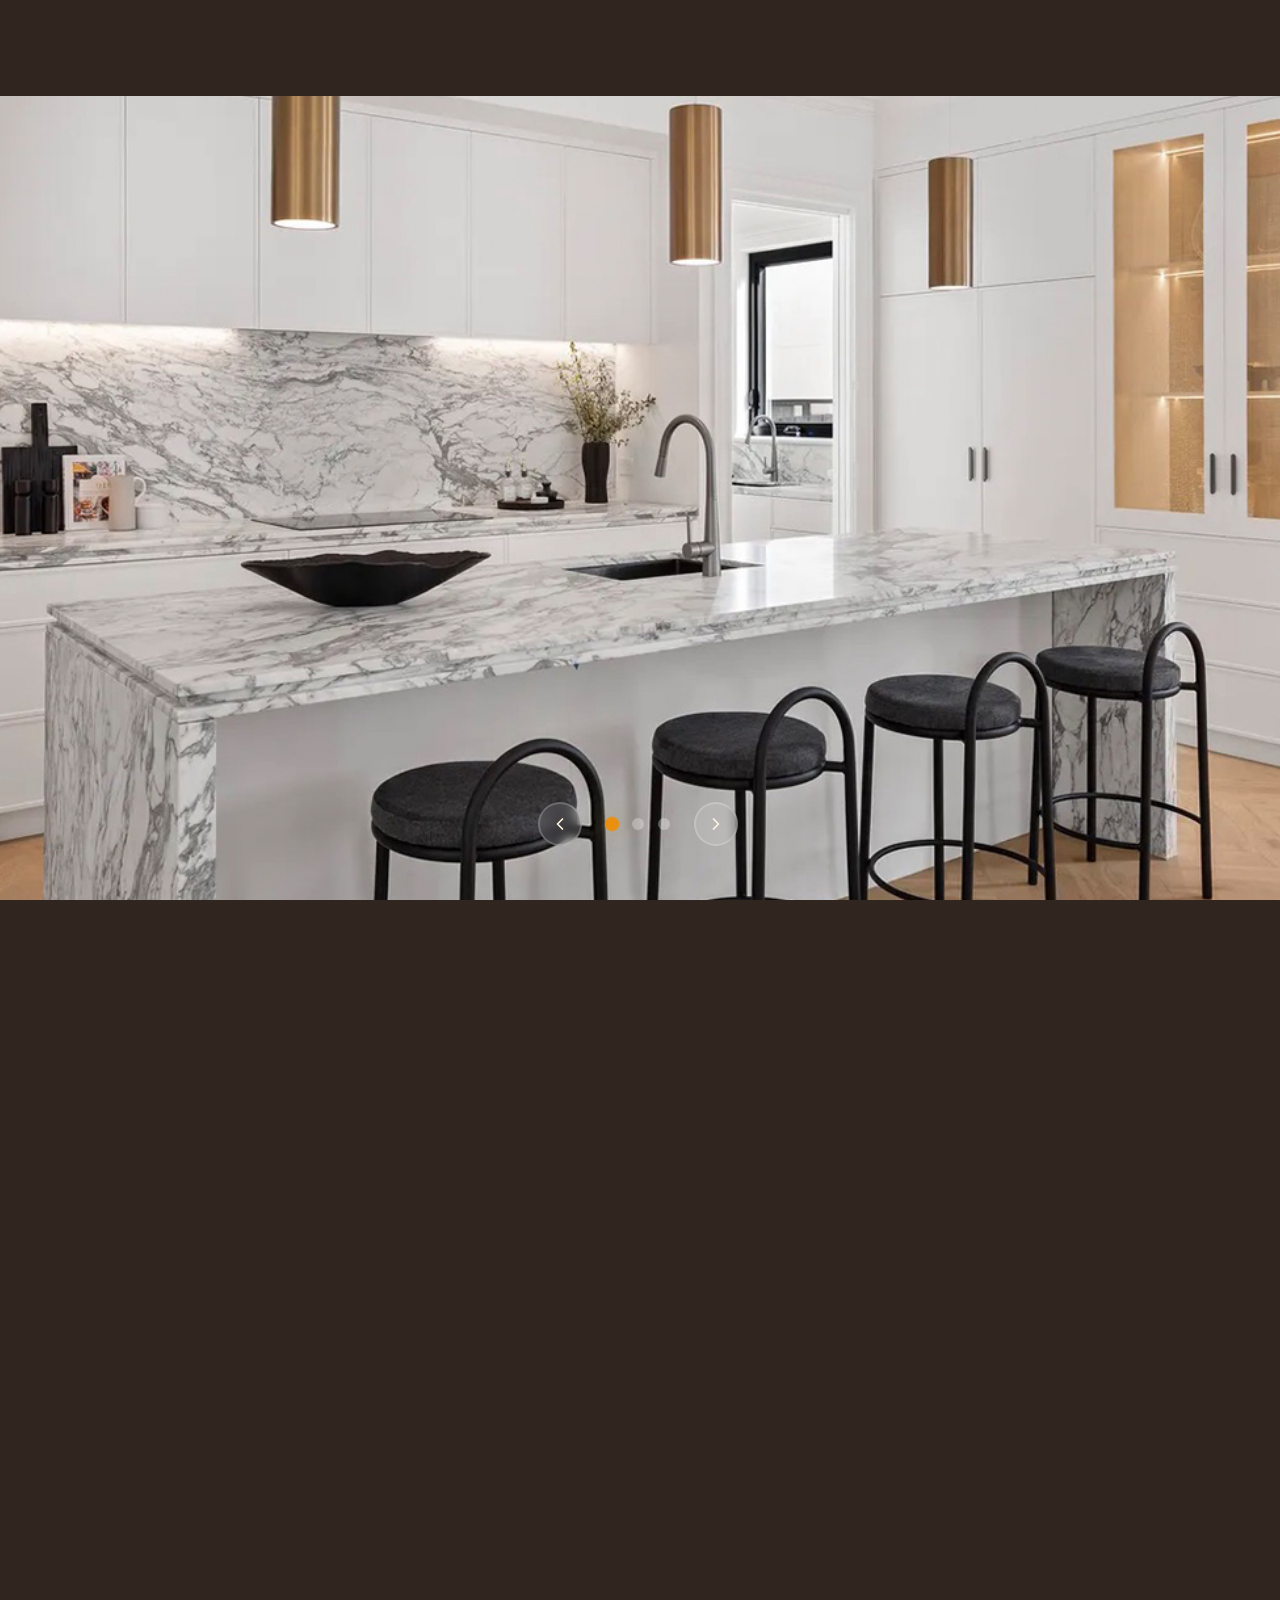
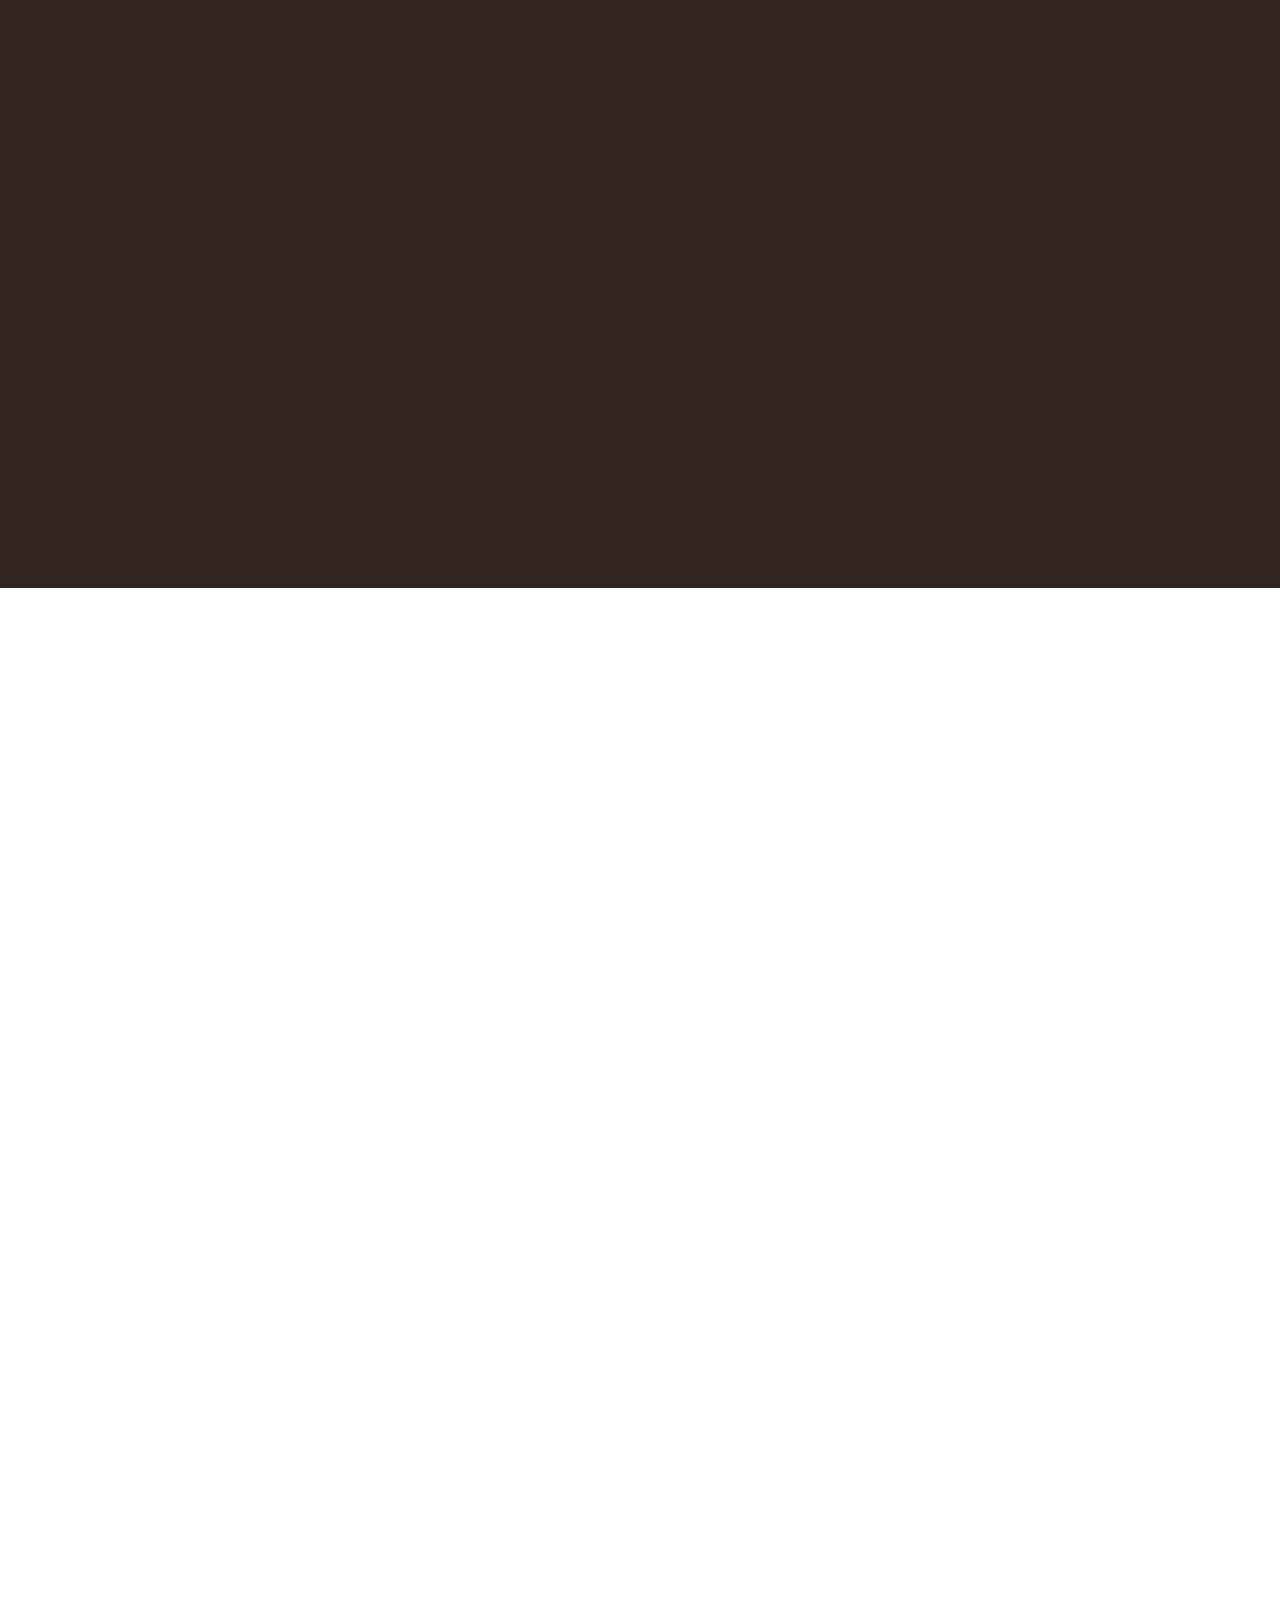
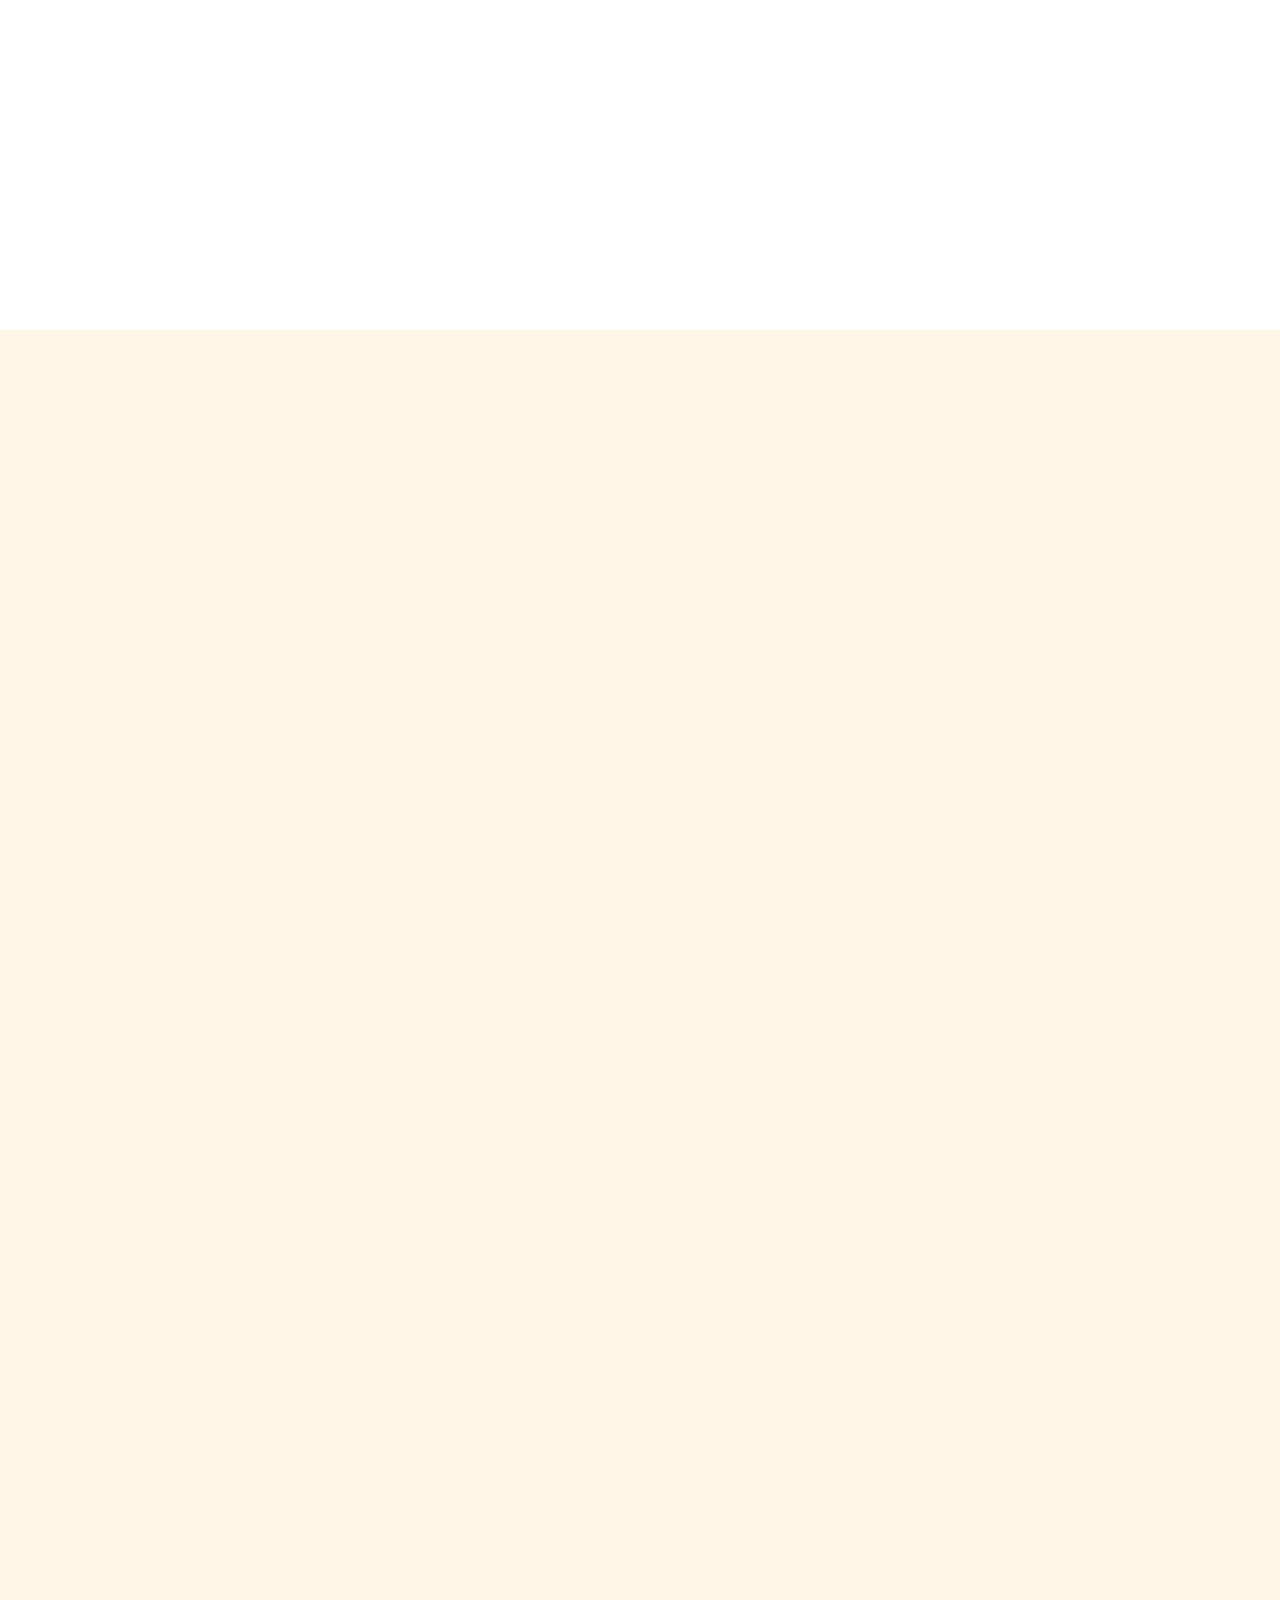
<file: index.html>
<!DOCTYPE html>
<html lang="en" class="no-js" >
<head>

    <!--- basic page needs
    ================================================== -->
    <meta charset="utf-8">
    <meta name="viewport" content="width=device-width, initial-scale=1">
    <title>Cabinets2go</title>

    <script>
        document.documentElement.classList.remove('no-js');
        document.documentElement.classList.add('js');
    </script>

    <!-- CSS
    ================================================== -->
    <link rel="stylesheet" href="css/vendor.css">
    <link rel="stylesheet" href="css/styles.css">

    <!-- favicons
    ================================================== -->
    <link rel="apple-touch-icon" sizes="180x180" href="apple-touch-icon.png">
    <link rel="icon" type="image/png" sizes="32x32" href="favicon-32x32.png">
    <link rel="icon" type="image/png" sizes="16x16" href="favicon-16x16.png">
    <link rel="manifest" href="site.webmanifest">

</head>


<body id="top">

    
    <!-- preloader
    ================================================== -->
    <div id="preloader">
        <div id="loader" class="dots-fade">
            <div></div>
            <div></div>
            <div></div>
        </div>
    </div>


    <!-- page wrap
    ================================================== -->
    <div id="page" class="s-pagewrap ss-home">


        <!-- # site header 
        ================================================== -->
        <header class="s-header">

            <div class="row s-header__inner width-sixteen-col">

                <div class="s-header__block">
                    <div class="s-header__logo">
                        <a class="logo" href="index.html">
                            <img src="images/icons/imags.jpg" alt="Homepage">
                        </a>
                    </div>

                    <a class="s-header__menu-toggle" href="#0"><span>Menu</span></a>
                </div> <!-- end s-header__block -->

                <nav class="s-header__nav">
    
                    <ul class="s-header__menu-links">
                        <li><a href="about.html">WHAT WE DO</a></li>
                        <li><a href="services.html">OUR PROCESS</a></li>
                        <li><a href="blog.html">PROJECTS</a></li>
                        <li><a href="contact.html">ABOUT US</a></li>
                        <li><a href="contact.html">FAQ</a></li>
                        <li><a href="contact.html">CONTACT</a></li>
                    </ul> <!-- s-header__menu-links -->

                    <div class="s-header__contact">
                        <a href="contact.html" class="btn btn--primary s-header__contact-btn">Contact Now</a>                        
                    </div> <!-- s-header__contact -->
    
                </nav> <!-- end s-header__nav -->

            </div> <!-- end s-header__inner -->

        </header> <!-- end s-header -->


        <!-- # site main content
        ================================================== -->
        <section id="content" class="s-content">
<!-- intro - Hero Slider with Background Images
----------------------------------------------- -->
<section id="intro" class="s-intro">

    <div class="hero-slider">

        <!-- Slide 1 -->
        <div class="hero-slide active" style="background-image: url('images/intro-bg.jpg');">
            <div class="hero-slide__overlay"></div>
            <div class="row s-intro__content width-sixteen-col">
                <div class="column lg-12 s-intro__content-inner grid-block">
                    
                    <div class="s-intro__content-text" style="margin-top: 200px;">
                        <div class="s-intro__content-pretitle text-pretitle">Hello, I'm Cabinets2go</div>
                        <h1 class="s-intro__content-title" style="margin-top: 0px;color:white">
                            I create marketing <br>
                            strategies for your <br>
                            business that get <br>
                            results.
                        </h1>
                        <div class="s-intro__content-buttons">
                            <a href="#about" class="btn btn--primary smoothscroll">Learn More</a>
                            <a href="contact.html" class="btn btn--stroke">Let's Talk</a>
                        </div>
                    </div> <!-- s-intro__content-text -->

                    <div class="s-intro__scroll-down">
                        <a href="#about" class="smoothscroll">
                            <div class="scroll-icon">
                                <svg xmlns="http://www.w3.org/2000/svg" viewBox="0 0 24 24" width="36" height="36" fill="none" stroke="#ea9010" stroke-width="1" stroke-linecap="round" stroke-linejoin="round"><polyline points="7 13 12 18 17 13"></polyline><line x1="12" y1="18" x2="12" y2="6"></line></svg>
                            </div>
                            <span>Scroll for more</span>
                        </a>
                    </div> <!-- s-intro__scroll-down -->
                    
                </div> <!-- s-intro__content-inner -->
            </div> <!-- s-intro__content -->
        </div> <!-- end hero-slide -->

        <!-- Slide 2 -->
        <div class="hero-slide" style="background-image: url('images/intro-bg-2.jpg');">
            <div class="hero-slide__overlay"></div>
            <div class="row s-intro__content width-sixteen-col">
                <div class="column lg-12 s-intro__content-inner grid-block">
                    
                    <div class="s-intro__content-text" style="margin-top: 200px;">
                        <div class="s-intro__content-pretitle text-pretitle">Digital Marketing</div>
                        <h1 class="s-intro__content-title" style="margin-top: 0px;margin-top: 0px;color:white" >
                            Grow your brand <br>
                            with data-driven <br>
                            marketing <br>
                            strategies.
                        </h1>
                        <div class="s-intro__content-buttons">
                            <a href="services.html" class="btn btn--primary">Our Services</a>
                            <a href="contact.html" class="btn btn--stroke">Get Started</a>
                        </div>
                    </div> <!-- s-intro__content-text -->

                    <div class="s-intro__scroll-down">
                        <a href="#about" class="smoothscroll">
                            <div class="scroll-icon">
                                <svg xmlns="http://www.w3.org/2000/svg" viewBox="0 0 24 24" width="36" height="36" fill="none" stroke="#ea9010" stroke-width="1" stroke-linecap="round" stroke-linejoin="round"><polyline points="7 13 12 18 17 13"></polyline><line x1="12" y1="18" x2="12" y2="6"></line></svg>
                            </div>
                            <span>Scroll for more</span>
                        </a>
                    </div> <!-- s-intro__scroll-down -->
                    
                </div> <!-- s-intro__content-inner -->
            </div> <!-- s-intro__content -->
        </div> <!-- end hero-slide -->

        <!-- Slide 3 -->
        <div class="hero-slide" style="background-image: url('images/intro-bg-3.jpg');">
            <div class="hero-slide__overlay"></div>
            <div class="row s-intro__content width-sixteen-col">
                <div class="column lg-12 s-intro__content-inner grid-block">
                    
                    <div class="s-intro__content-text" style="margin-top: 200px;">
                        <div class="s-intro__content-pretitle text-pretitle" >Content Strategy</div>
                        <h1 class="s-intro__content-title" style="margin-top: 0px;margin-top: 0px;color:white" >
                            Create engaging <br>
                            content that <br>
                            converts and <br>
                            inspires action.
                        </h1>
                        <div class="s-intro__content-buttons">
                            <a href="blog.html" class="btn btn--primary">View Blog</a>
                            <a href="contact.html" class="btn btn--stroke">Contact Me</a>
                        </div>
                    </div> <!-- s-intro__content-text -->

                    <div class="s-intro__scroll-down">
                        <a href="#about" class="smoothscroll">
                            <div class="scroll-icon">
                                <svg xmlns="http://www.w3.org/2000/svg" viewBox="0 0 24 24" width="36" height="36" fill="none" stroke="#ea9010" stroke-width="1" stroke-linecap="round" stroke-linejoin="round"><polyline points="7 13 12 18 17 13"></polyline><line x1="12" y1="18" x2="12" y2="6"></line></svg>
                            </div>
                            <span>Scroll for more</span>
                        </a>
                    </div> <!-- s-intro__scroll-down -->
                    
                </div> <!-- s-intro__content-inner -->
            </div> <!-- s-intro__content -->
        </div> <!-- end hero-slide -->

        <!-- Slider Navigation -->
        <div class="hero-slider__nav">
            <button class="hero-slider__prev" aria-label="Previous slide">
                <svg xmlns="http://www.w3.org/2000/svg" viewBox="0 0 24 24" width="24" height="24" fill="none" stroke="currentColor" stroke-width="2" stroke-linecap="round" stroke-linejoin="round"><polyline points="15 18 9 12 15 6"></polyline></svg>
            </button>
            <div class="hero-slider__dots"></div>
            <button class="hero-slider__next" aria-label="Next slide">
                <svg xmlns="http://www.w3.org/2000/svg" viewBox="0 0 24 24" width="24" height="24" fill="none" stroke="currentColor" stroke-width="2" stroke-linecap="round" stroke-linejoin="round"><polyline points="9 18 15 12 9 6"></polyline></svg>
            </button>
        </div>

    </div> <!-- end hero-slider -->

</section> <!-- end s-intro -->
            <!-- about
            ----------------------------------------------- -->
            <section id="about" class="s-about target-section">

                <div class="row s-about__content width-sixteen-col">
                    <div class="column grid-block grid-section-split">

                        <img src="images/geometric_shape.svg" alt="" class="s-about__content-imgbg">

                        <div class="section-header grid-section-split__header">
                            <div class="text-pretitle">About</div>                           
                            <h2 class="text-display-title">
                            An inspiring headline about yourself.
                            </h2>                           
                        </div> <!-- end section-header -->

                        <div class="s-about__content-main grid-section-split__primary">
                            <p class="attention-getter">
                            Lorem ipsum dolor sit amet consectetur adipisicing elit. 
                            Repellendus iste ipsam quod repellat. Hic tempora ullam aperiam 
                            ipsum optio magni vel inventore voluptatibus nisi maiores laboriosam 
                            fuga iure, velit eligendi ab vero minima? Quae ducimus ab dignissimos 
                            iure, eos consequatur est deleniti cum id aliquid neque.
                            </p>

                            <p class="attention-getter">
                            Autem tenetur commodi maiores. Lorem ipsum dolor sit, amet consectetur adipisicing elit.  
                            Est eligendi fugit, facilis velit reiciendis iure laudantium. Praesentium repellat 
                            corrupti dolor sit sint obcaecati. Modi aut quo molestiae a explicabo maiores necessitatibus 
                            nemo repellendus architecto? Corrupti numquam ullam nostrum, eveniet at doloribus blanditiis 
                            aliquid a est porro aspernatur pariatur culpa soluta nesciunt odio quasi maxime debitis illum.
                            </p>

                            <p class="attention-getter">
                            Lorem ipsum dolor sit amet consectetur adipisicing elit. 
                            Repellendus iste ipsam quod repellat. Hic tempora ullam aperiam 
                            ipsum optio magni vel inventore voluptatibus nisi maiores laboriosam 
                            fuga iure, velit eligendi ab vero minima? Quae ducimus ab dignissimos 
                            iure, eos consequatur est deleniti cum id aliquid neque.
                            </p>
                        </div> <!-- end s-about__content-main -->

                        <div class="s-about__content-btn grid-section-split__bottom">
                            <a href="about.html" class="btn btn--stroke u-fullwidth">More About Me</a>

                            <ul class="s-about__social social-list">
                                <li>
                                    <a href="#0">
                                        <svg xmlns="http://www.w3.org/2000/svg" width="24" height="24" viewBox="0 0 24 24" style="fill:rgba(0, 0, 0, 1);transform:;-ms-filter:"><path d="M20,3H4C3.447,3,3,3.448,3,4v16c0,0.552,0.447,1,1,1h8.615v-6.96h-2.338v-2.725h2.338v-2c0-2.325,1.42-3.592,3.5-3.592 c0.699-0.002,1.399,0.034,2.095,0.107v2.42h-1.435c-1.128,0-1.348,0.538-1.348,1.325v1.735h2.697l-0.35,2.725h-2.348V21H20 c0.553,0,1-0.448,1-1V4C21,3.448,20.553,3,20,3z"></path></svg>
                                        <span class="u-screen-reader-text">Facebook</span>
                                    </a>
                                </li>
                                <li>
                                    <a href="#0">
                                        <svg xmlns="http://www.w3.org/2000/svg" width="24" height="24" viewBox="0 0 24 24" style="fill:rgba(0, 0, 0, 1);transform:;-ms-filter:"><path d="M19.633,7.997c0.013,0.175,0.013,0.349,0.013,0.523c0,5.325-4.053,11.461-11.46,11.461c-2.282,0-4.402-0.661-6.186-1.809 c0.324,0.037,0.636,0.05,0.973,0.05c1.883,0,3.616-0.636,5.001-1.721c-1.771-0.037-3.255-1.197-3.767-2.793 c0.249,0.037,0.499,0.062,0.761,0.062c0.361,0,0.724-0.05,1.061-0.137c-1.847-0.374-3.23-1.995-3.23-3.953v-0.05 c0.537,0.299,1.16,0.486,1.82,0.511C3.534,9.419,2.823,8.184,2.823,6.787c0-0.748,0.199-1.434,0.548-2.032 c1.983,2.443,4.964,4.04,8.306,4.215c-0.062-0.3-0.1-0.611-0.1-0.923c0-2.22,1.796-4.028,4.028-4.028 c1.16,0,2.207,0.486,2.943,1.272c0.91-0.175,1.782-0.512,2.556-0.973c-0.299,0.935-0.936,1.721-1.771,2.22 c0.811-0.088,1.597-0.312,2.319-0.624C21.104,6.712,20.419,7.423,19.633,7.997z"></path></svg>
                                        <span class="u-screen-reader-text">Twitter</span>
                                    </a>
                                </li>
                                <li>
                                    <a href="#0">
                                        <svg xmlns="http://www.w3.org/2000/svg" width="24" height="24" viewBox="0 0 24 24" style="fill:rgba(0, 0, 0, 1);transform:;-ms-filter:"><path d="M11.999,7.377c-2.554,0-4.623,2.07-4.623,4.623c0,2.554,2.069,4.624,4.623,4.624c2.552,0,4.623-2.07,4.623-4.624 C16.622,9.447,14.551,7.377,11.999,7.377L11.999,7.377z M11.999,15.004c-1.659,0-3.004-1.345-3.004-3.003 c0-1.659,1.345-3.003,3.004-3.003s3.002,1.344,3.002,3.003C15.001,13.659,13.658,15.004,11.999,15.004L11.999,15.004z"></path><circle cx="16.806" cy="7.207" r="1.078"></circle><path d="M20.533,6.111c-0.469-1.209-1.424-2.165-2.633-2.632c-0.699-0.263-1.438-0.404-2.186-0.42 c-0.963-0.042-1.268-0.054-3.71-0.054s-2.755,0-3.71,0.054C7.548,3.074,6.809,3.215,6.11,3.479C4.9,3.946,3.945,4.902,3.477,6.111 c-0.263,0.7-0.404,1.438-0.419,2.186c-0.043,0.962-0.056,1.267-0.056,3.71c0,2.442,0,2.753,0.056,3.71 c0.015,0.748,0.156,1.486,0.419,2.187c0.469,1.208,1.424,2.164,2.634,2.632c0.696,0.272,1.435,0.426,2.185,0.45 c0.963,0.042,1.268,0.055,3.71,0.055s2.755,0,3.71-0.055c0.747-0.015,1.486-0.157,2.186-0.419c1.209-0.469,2.164-1.424,2.633-2.633 c0.263-0.7,0.404-1.438,0.419-2.186c0.043-0.962,0.056-1.267,0.056-3.71s0-2.753-0.056-3.71C20.941,7.57,20.801,6.819,20.533,6.111z M19.315,15.643c-0.007,0.576-0.111,1.147-0.311,1.688c-0.305,0.787-0.926,1.409-1.712,1.711c-0.535,0.199-1.099,0.303-1.67,0.311 c-0.95,0.044-1.218,0.055-3.654,0.055c-2.438,0-2.687,0-3.655-0.055c-0.569-0.007-1.135-0.112-1.669-0.311 c-0.789-0.301-1.414-0.923-1.719-1.711c-0.196-0.534-0.302-1.099-0.311-1.669c-0.043-0.95-0.053-1.218-0.053-3.654 c0-2.437,0-2.686,0.053-3.655c0.007-0.576,0.111-1.146,0.311-1.687c0.305-0.789,0.93-1.41,1.719-1.712 c0.534-0.198,1.1-0.303,1.669-0.311c0.951-0.043,1.218-0.055,3.655-0.055c2.437,0,2.687,0,3.654,0.055 c0.571,0.007,1.135,0.112,1.67,0.311c0.786,0.303,1.407,0.925,1.712,1.712c0.196,0.534,0.302,1.099,0.311,1.669 c0.043,0.951,0.054,1.218,0.054,3.655c0,2.436,0,2.698-0.043,3.654H19.315z"></path></svg>
                                        <span class="u-screen-reader-text">Instagram</span>
                                    </a>
                                </li>
                                <li>
                                    <a href="#0">
                                        <svg xmlns="http://www.w3.org/2000/svg" width="24" height="24" viewBox="0 0 24 24" style="fill: rgba(0, 0, 0, 1);transform: ;msFilter:;"><path d="M20.66 6.98a9.932 9.932 0 0 0-3.641-3.64C15.486 2.447 13.813 2 12 2s-3.486.447-5.02 1.34c-1.533.893-2.747 2.107-3.64 3.64S2 10.187 2 12s.446 3.487 1.34 5.02a9.924 9.924 0 0 0 3.641 3.64C8.514 21.553 10.187 22 12 22s3.486-.447 5.02-1.34a9.932 9.932 0 0 0 3.641-3.64C21.554 15.487 22 13.813 22 12s-.446-3.487-1.34-5.02zM12 3.66c2 0 3.772.64 5.32 1.919-.92 1.174-2.286 2.14-4.1 2.9-1.002-1.813-2.088-3.327-3.261-4.54A7.715 7.715 0 0 1 12 3.66zM5.51 6.8a8.116 8.116 0 0 1 2.711-2.22c1.212 1.201 2.325 2.7 3.34 4.5-2 .6-4.114.9-6.341.9-.573 0-1.006-.013-1.3-.04A8.549 8.549 0 0 1 5.51 6.8zM3.66 12c0-.054.003-.12.01-.2.007-.08.01-.146.01-.2.254.014.641.02 1.161.02 2.666 0 5.146-.367 7.439-1.1.187.373.381.793.58 1.26-1.32.293-2.674 1.006-4.061 2.14S6.4 16.247 5.76 17.5c-1.4-1.587-2.1-3.42-2.1-5.5zM12 20.34c-1.894 0-3.594-.587-5.101-1.759.601-1.187 1.524-2.322 2.771-3.401 1.246-1.08 2.483-1.753 3.71-2.02a29.441 29.441 0 0 1 1.56 6.62 8.166 8.166 0 0 1-2.94.56zm7.08-3.96a8.351 8.351 0 0 1-2.58 2.621c-.24-2.08-.7-4.107-1.379-6.081.932-.066 1.765-.1 2.5-.1.799 0 1.686.034 2.659.1a8.098 8.098 0 0 1-1.2 3.46zm-1.24-5c-1.16 0-2.233.047-3.22.14a27.053 27.053 0 0 0-.68-1.62c2.066-.906 3.532-2.006 4.399-3.3 1.2 1.414 1.854 3.027 1.96 4.84-.812-.04-1.632-.06-2.459-.06z"></path></svg>
                                        <span class="u-screen-reader-text">Dribbble</span>
                                    </a>
                                </li>
                            </ul> <!-- end s-footer__social -->
                        </div> <!-- end s-about__content-btn -->
                    
                    </div> <!-- content-inner -->
                </div>
                
            </section> <!-- end s-about -->

            <!-- expertise
            ----------------------------------------------- -->
            <section id="expertise" class="s-expertise">

                <div class="row s-expertise__content width-sixteen-col">
                    <div class="column xl-12 grid-block grid-section-split">

                        <div class="section-header grid-section-split__header">
                            <div class="text-pretitle">Expertise</div>                           
                            <h2 class="text-display-title">
                            My key areas of expertise.
                            </h2>     
                            
                            <p class="lead">
                            Lorem ipsum dolor sit amet consectetur adipisicing elit. Laborum suscipit debitis quam dignissimos veritatis atque pariatur magnam obcaecati fugit reprehenderit vel numquam facere esse est deserunt, perferendis commodi voluptatem similique.
                            </p>
                        </div> <!-- end section-header -->

                        <div class="s-expertise__content-main grid-section-split__primary">

                            <div class="grid-list-items list-items show-ctr">
                                <div class="grid-list-items__item list-items__item">
                                    <div class="grid-list-items__title list-items__item-header">
                                        <h3 class="list-items__item-title">Digital Marketing</h3>
                                    </div>
                                    <div class="grid-list-items__text list-items__item-text">
                                        <p>
                                        Quibusdam quis autem voluptatibus earum vel ex error ea magni. Rerum quam quos. Aut asperiores 
                                        sit mollitia. Rem neque et voluptatem eos quia sed eligendi et. Eaque velit eligendi ut 
                                        magnam. Cumque ducimus laborum doloribus facere maxime vel earum quidem enim suscipit.
                                        </p>
                                    </div>
                                </div> <!-- list-item -->
                                <div class="grid-list-items__item list-items__item">
                                    <div class="grid-list-items__title list-items__item-header">
                                        <h3 class="list-items__item-title">Project Management</h3>
                                    </div>
                                    <div class="grid-list-items__text list-items__item-text">
                                        <p>
                                        Rerum quam quos. Quibusdam quis autem voluptatibus earum vel ex error ea magni. Aut asperiores 
                                        sit mollitia. Rem neque et voluptatem eos quia sed eligendi et. Eaque velit eligendi ut 
                                        magnam. Cumque ducimus laborum doloribus facere maxime vel earum quidem enim suscipit.
                                        </p>
                                    </div>
                                </div> <!-- list-expertise__item -->
                                <div class="grid-list-items__item list-items__item">
                                    <div class="grid-list-items__title list-items__item-header">
                                        <h3 class="list-items__item-title">Content Marketing</h3>
                                    </div>
                                    <div class="grid-list-items__text list-items__item-text">
                                        <p>
                                        Eaque velit eligend. iQuibusdam quis autem voluptatibus earum vel ex error ea magni. 
                                        Rerum quam quos. Aut asperiores sit mollitia. Rem neque et voluptatem eos quia sed eligendi et. 
                                        Eaque velit eligendi ut magnam. Cumque ducimus laborum doloribus facere maxime vel earum quidem enim suscipit.
                                        </p>
                                    </div>
                                </div> <!-- list-expertise__item -->
                                <div class="grid-list-items__item list-items__item">
                                    <div class="grid-list-items__title list-items__item-header">
                                        <h3 class="list-items__item-title">Research & Discovery</h3>
                                    </div>
                                    <div class="grid-list-items__text list-items__item-text">
                                        <p>
                                        Quibusdam quis autem voluptatibus earum vel ex error ea magni. Rerum quam quos. Aut asperiores 
                                        sit mollitia. Rem neque et voluptatem eos quia sed eligendi et. Eaque velit eligendi ut 
                                        magnam. Cumque ducimus laborum doloribus facere maxime vel earum quidem enim suscipit.
                                        </p>
                                    </div>
                                </div> <!-- list-expertise__item -->

                            </div> <!-- grid-list-items -->
                        </div> <!-- end s-expertise__content-main -->

                        <div class="s-expertise__content-btn grid-section-split__bottom">
                            <a href="services.html" class="btn btn--stroke u-fullwidth">View All Services</a>
                        </div> <!-- end s-about__content-btn -->

                    </div> <!-- end grid-block-->
                </div> <!-- end s-expertise__content -->

            </section> <!-- end s-expertise -->

            <!-- clients
            ----------------------------------------------- -->
            <section id="clients" class="s-clients">          

                <div class="row s-clients__content-block width-sixteen-col">
                    <div class="column xl-12 grid-block grid-section-split">
                    
                        <div class="section-header grid-section-split__header">
                            <div class="text-pretitle">Clients</div>                           
                            <h2 class="text-display-title">
                            I have had the privilege of working with these incredible brands.
                            </h2>       
                        </div> <!-- end section-header -->
                    
                        <div class="grid-section-split__primary">
                            <p class="lead">
                            Quibusdam quis autem voluptatibus earum vel ex error ea. Lorem ipsum dolor sit amet consectetur 
                            adipisicing elit. Laborum suscipit debitis quam dignissimos veritatis atque pariatur magnam 
                            obcaecati fugit reprehenderit vel numquam facere esse est deserunt, perferendis commodi voluptatem similique.
                            </p>   

                            <p>
                            Lorem ipsum dolor sit amet consectetur adipisicing elit. Porro, numquam molestiae vel quaerat quas 
                            facilis voluptates rerum aspernatur quam voluptatem ea, vitae illo, omnis minus vero minima maiores 
                            quia nihil incidunt provident debitis ab qui quasi. Iure unde numquam in nulla praesentium nesciunt 
                            dolore exercitationem, odit expedita minima quisquam ullam ex. Aut perferendis vel consectetur modi esse.
                            Temporibus reprehenderit alias magni atque repellat aspernatur voluptates, accusantium pariatur libero ad 
                            nesciunt illum labore facere. Earum iure consequatur cumque omnis maiores optio.
                            </p>
                        </div> <!-- end grid-section-split__primary -->
                    
                    </div> <!-- end column -->
                </div> <!-- end row -->

                <div class="row s-clients__content-block width-sixteen-col">
                    <div class="column xl-12">
                    
                        <div class="clients-list">                            
                            <div class="clients-list__item">
                                <a href="#0">
                                    <img src="images/clients/flash.svg" alt="">
                                </a>
                            </div>
                            <div class="clients-list__item">
                                <a href="#0">
                                    <img src="images/clients/rise.svg" alt="">
                                </a>
                            </div>
                            <div class="clients-list__item">
                                <a href="#0">
                                    <img src="images/clients/cactus.svg" alt="">
                                </a>
                            </div>
                            <div class="clients-list__item">
                                <a href="#0">
                                    <img src="images/clients/pinpoint.svg" alt="">
                                </a>
                            </div>
                            <div class="clients-list__item">
                                <a href="#0">
                                    <img src="images/clients/proline.svg" alt="">
                                </a>
                            </div>
                            <div class="clients-list__item">
                                <a href="#0">
                                    <img src="images/clients/vision.svg" alt="">
                                </a>
                            </div>
                            <div class="column clients-list__item">
                                <a href="#0">
                                    <img src="images/clients/volume.svg" alt="">
                                </a>
                            </div>
                            <div class="column clients-list__item">
                                <a href="#0">
                                    <img src="images/clients/hitech.svg" alt="">
                                </a>
                            </div><div class="clients-list__item">
                                <a href="#0">
                                    <img src="images/clients/terra.svg" alt="">
                                </a>
                            </div>
                            <div class="clients-list__item">
                                <a href="#0">
                                    <img src="images/clients/chain.svg" alt="">
                                </a>
                            </div>
                        </div> <!-- end clients-list -->

                    </div> <!-- end column -->
                </div> <!-- end row -->
                                
                <div class="row s-clients__content-block width-sixteen-col">
                    <div class="column xl-12 testimonials">
                    
                        <div class="swiper-container testimonials__slider home-slider">

                            <div class="swiper-wrapper">
                                <div class="testimonials__slide swiper-slide">
                                    <p>
                                    Molestiae incidunt consequatur quis ipsa autem nam sit enim magni. Voluptas tempore rem. 
                                    Explicabo a quaerat sint autem dolore ducimus ut consequatur neque. Nisi dolores quaerat fuga rem nihil nostrum.
                                    Laudantium quia consequatur molestias.
                                    </p>
                                    <div class="testimonials__author">
                                        <img src="images/avatars/user-01.jpg" alt="Author image" class="testimonials__avatar">
                                        <cite class="testimonials__cite">
                                            <strong>John Rockefeller</strong>
                                            <span>Standard Oil Co.</span>
                                        </cite>
                                    </div>
                                </div>
                                <div class="testimonials__slide swiper-slide">
                                    <p>
                                    Nisi dolores quaerat fuga rem nihil nostrum. Molestiae incidunt consequatur quis ipsa autem nam sit enim magni. 
                                    Voluptas tempore rem. Laudantium quia consequatur molestias.
                                    Explicabo a quaerat sint autem dolore ducimus ut consequatur neque.
                                    </p>
                                    <div class="testimonials__author">
                                        <img src="images/avatars/user-04.jpg" alt="Author image" class="testimonials__avatar">
                                        <cite class="testimonials__cite">
                                            <strong>Andrew Carnegie</strong>
                                            <span>Carnegie Steel Co.</span>
                                        </cite>
                                    </div>
                                </div>
                                <div class="testimonials__slide swiper-slide">
                                    <p>
                                    Voluptas tempore rem. Molestiae incidunt consequatur quis ipsa autem nam sit enim magni.  
                                    Explicabo a quaerat sint autem dolore ducimus ut consequatur neque. 
                                    Nisi dolores quaerat fuga rem nihil nostrum. Laudantium quia consequatur molestias.
                                    </p>
                                    <div class="testimonials__author">
                                        <img src="images/avatars/user-06.jpg" alt="Author image" class="testimonials__avatar">
                                        <cite class="testimonials__cite">
                                            <strong>Henry Ford</strong>
                                            <span>Ford Motor Co.</span>
                                        </cite>
                                    </div>
                                </div>
                                <div class="testimonials__slide swiper-slide">
                                    <p>
                                    Molestiae incidunt consequatur quis ipsa autem nam sit enim magni. Voluptas tempore rem. 
                                    Explicabo a quaerat sint autem dolore ducimus ut consequatur neque. Nisi dolores quaerat fuga rem nihil nostrum.
                                    Laudantium quia consequatur molestias.
                                    </p>
                                    <div class="testimonials__author">
                                        <img src="images/avatars/user-02.jpg" alt="Author image" class="testimonials__avatar">
                                        <cite class="testimonials__cite">
                                            <strong>John Morgan</strong>
                                            <span>JP Morgan & Co.</span>
                                        </cite>
                                    </div>
                                </div> 
                            </div> <!-- end swiper-wrapper --> 

                            <div class="swiper-pagination"></div>

                        </div> <!--end testimonials__slider -->                    
                    
                    </div> <!-- end column -->
                </div> <!-- end row -->


            </section> <!-- end s-clients -->            

        </section> <!-- s-content-->

        <!-- # cta
        ================================================== -->
        <section id="cta" class="s-cta">

            <div class="row row-x-center text-center">
                <div class="column xl-8 lg-12">

                    <div class="s-cta__content">
                        <h2 class="text-display-title">
                        Get started with a consultation today.
                        </h2>
                        <p class="lead">
                        Lorem ipsum dolor sit, amet consectetur adipisicing elit. Quis rem, esse doloribus sint eaque at debitis enim vitae minus expedita ratione dignissimos sit nostrum optio sequi. Ipsa at beatae quam.
                        </p>

                        <a href="contact.html" class="btn btn--primary">Contact Now</a>
                    </div>

                </div>
            </div>

        </section> <!-- end s-cta -->

        <!-- # journal
        ================================================== -->
        <section id="journal" class="s-journal">

            <div class="row s-journal__content width-sixteen-col">
                <div class="column xl-12 grid-block">

                    <div class="grid-full section-header text-center">
                        <div class="text-pretitle">Recent Articles</div>                           
                        <h2 class="text-display-title">
                        Latest articles from my blog.
                        </h2>  
                    </div> <!-- end section-header --> 

                    <div class="grid-full s-journal__content-main grid-list-items">

                        <div class="grid-list-items__item blog-card">
                            <div class="blog-card__header">
                                <div class="blog-card__cat-links">
                                    <a href="https://www.dreamhost.com/r.cgi?287326">Sponsored</a>
                                </div>
                                <h3 class="blog-card__title"><a href="https://www.dreamhost.com/r.cgi?287326">Need Web Hosting for Your Websites?</a></h3>
                            </div>
                            <div class="blog-card__text">
                                <p>
                                Need hosting for your website? We would highly recommend <a href="https://www.dreamhost.com/r.cgi?287326">DreamHost</a>.
                                Enjoy 100% in-house support, guaranteed performance and uptime, 1-click installs, and a super-intuitive control 
                                panel to make managing your websites and projects easy. <a href="https://www.dreamhost.com/r.cgi?287326">Sign up</a> now to get started.
                                </p>
                            </div>
                        </div> <!-- end blog-card -->
                        <div class="grid-list-items__item blog-card">
                            <div class="blog-card__header">
                                <div class="blog-card__cat-links">
                                    <a href="blog.html">Productivity</a>
                                </div>
                                <h3 class="blog-card__title"><a href="single.html">5 Marketing Productivity Apps for Your Team</a></h3>
                            </div>
                            <div class="blog-card__text">
                                <p>
                                Rerum quam quos. Quibusdam quis autem voluptatibus earum vel ex error ea magni. Aut asperiores 
                                sit mollitia. Rem neque et voluptatem eos quia sed eligendi et. Eaque velit eligendi ut 
                                magnam. Cumque ducimus laborum doloribus facere maxime vel earum quidem enim suscipit.
                                </p>
                            </div>
                        </div> <!-- end blog-card -->
                        <div class="grid-list-items__item blog-card">
                            <div class="blog-card__header">
                                <div class="blog-card__cat-links">
                                    <a href="blog.html">SEO</a>
                                </div>
                                <h3 class="blog-card__title"><a href="single.html">7 SEO Factors to Consider for Better Website Ranking</a></h3>
                            </div>
                            <div class="blog-card__text">
                                <p>
                                Quibusdam quis autem voluptatibus earum vel ex error ea magni. Rerum quam quos. Aut asperiores 
                                sit mollitia. Rem neque et voluptatem eos quia sed eligendi et. Eaque velit eligendi ut 
                                magnam. Cumque ducimus laborum doloribus facere maxime vel earum quidem enim suscipit.
                                </p>
                            </div>
                        </div> <!-- end blog card -->
                        <div class="grid-list-items__item blog-card">
                            <div class="blog-card__header">
                                <div class="blog-card__cat-links">
                                    <a href="blog.html">Productivity</a>
                                </div>
                                <h3 class="blog-card__title"><a href="single.html">5 Effective Web Design Principles</a></h3>
                            </div>
                            <div class="blog-card__text">
                                <p>
                                Lorem ipsum dolor sit amet consectetur, adipisicing elit. Rerum ullam et laborum aperiam. 
                                Dignissimos quae voluptatibus ullam esse sapiente fugiat, rerum labore cupiditate obcaecati 
                                dolore necessitatibus id magni rem officia dolor nam sit laudantium. Quo eaque eveniet quibusdam unde. 
                                </p>
                            </div>
                        </div> <!-- end blog-card -->

                    </div> <!-- end grid-list-items -->

                </div> <!-- end grid-block-->
            </div> <!-- end s-journal__content -->

        </section> <!-- end s-journal -->


        <!-- # footer 
        ================================================== -->
        <footer class="s-footer">
            <div class="row s-footer__content">
                <div class="column xl-6 lg-6 md-12 s-footer__block s-footer__about">                    
                    <h3>About Cabinets2go</h3>
                    <p>
                    Lorem ipsum dolor sit amet consectetur adipisicing elit. Voluptas illum quasi facere libero, 
                    fugiat laboriosam possimus reprehenderit eveniet vero voluptatum fugit ad quis veritatis suscipit beatae 
                    incidunt perferendis tempore earum hic repellendus quisquam recusandae ipsa id esse. Nobis, aut deleniti.
                    Lorem ipsum dolor sit amet consectetur, adipisicing elit. Facere ratione dignissimos.
                    </p>               
                </div>                
                <div class="column xl-3 lg-6 md-12 s-footer__block s-footer__site-links">
                    <h3>Site Links</h3>
                    <ul class="link-list">
                        <li><a href="index.html">Home</a></li>
                        <li><a href="services.html">Services</a></li>
                        <li><a href="blog.html">Journal</a></li>
                        <li><a href="about.html">About</a></li>
                        <li><a href="contact.html">Contact</a></li>
                        <li><a href="https://www.dreamhost.com/r.cgi?287326">DreamHost</a></li>
                    </ul>
                </div>
                <div class="column xl-3 lg-6 md-12 tab-12 s-footer__block s-footer__newsletter">
                    <h3>Newsletter</h3>

                    <p>
                    Lorem ipsum dolor sit amet consectetur, adipisicing elit. Facere ratione dignissimos.
                    </p>

                    <div class="subscribe-form">
                        <form id="mc-form" class="mc-form">
                            <input type="email" name="EMAIL" id="mce-EMAIL" class="u-fullwidth text-center" placeholder="Your Email Address" title="The domain portion of the email address is invalid (the portion after the @)." pattern="^([^\x00-\x20\x22\x28\x29\x2c\x2e\x3a-\x3c\x3e\x40\x5b-\x5d\x7f-\xff]+|\x22([^\x0d\x22\x5c\x80-\xff]|\x5c[\x00-\x7f])*\x22)(\x2e([^\x00-\x20\x22\x28\x29\x2c\x2e\x3a-\x3c\x3e\x40\x5b-\x5d\x7f-\xff]+|\x22([^\x0d\x22\x5c\x80-\xff]|\x5c[\x00-\x7f])*\x22))*\x40([^\x00-\x20\x22\x28\x29\x2c\x2e\x3a-\x3c\x3e\x40\x5b-\x5d\x7f-\xff]+|\x5b([^\x0d\x5b-\x5d\x80-\xff]|\x5c[\x00-\x7f])*\x5d)(\x2e([^\x00-\x20\x22\x28\x29\x2c\x2e\x3a-\x3c\x3e\x40\x5b-\x5d\x7f-\xff]+|\x5b([^\x0d\x5b-\x5d\x80-\xff]|\x5c[\x00-\x7f])*\x5d))*(\.\w{2,})+$" required>
                            <input type="submit" name="subscribe" value="Subscribe" class="btn btn--primary btn--small u-fullwidth">
                            <!-- <div style="position: absolute; left: -5000px;" aria-hidden="true"><input type="text" name="b_cdb7b577e41181934ed6a6a44_9a91cfe7b3" tabindex="-1" value=""></div> -->
                            <div class="mc-status"></div>
                        </form>
                    </div>
                </div>
            </div>    
            
            <div class="row s-footer__bottom">
                <div class="column xl-6 lg-12">
                    <ul class="s-footer__social social-list">
                        <li>
                            <a href="#0">
                                <svg xmlns="http://www.w3.org/2000/svg" width="24" height="24" viewBox="0 0 24 24" style="fill:rgba(0, 0, 0, 1);transform:;-ms-filter:"><path d="M20,3H4C3.447,3,3,3.448,3,4v16c0,0.552,0.447,1,1,1h8.615v-6.96h-2.338v-2.725h2.338v-2c0-2.325,1.42-3.592,3.5-3.592 c0.699-0.002,1.399,0.034,2.095,0.107v2.42h-1.435c-1.128,0-1.348,0.538-1.348,1.325v1.735h2.697l-0.35,2.725h-2.348V21H20 c0.553,0,1-0.448,1-1V4C21,3.448,20.553,3,20,3z"></path></svg>
                                <span class="u-screen-reader-text">Facebook</span>
                            </a>
                        </li>
                        <li>
                            <a href="#0">
                                <svg xmlns="http://www.w3.org/2000/svg" width="24" height="24" viewBox="0 0 24 24" style="fill:rgba(0, 0, 0, 1);transform:;-ms-filter:"><path d="M19.633,7.997c0.013,0.175,0.013,0.349,0.013,0.523c0,5.325-4.053,11.461-11.46,11.461c-2.282,0-4.402-0.661-6.186-1.809 c0.324,0.037,0.636,0.05,0.973,0.05c1.883,0,3.616-0.636,5.001-1.721c-1.771-0.037-3.255-1.197-3.767-2.793 c0.249,0.037,0.499,0.062,0.761,0.062c0.361,0,0.724-0.05,1.061-0.137c-1.847-0.374-3.23-1.995-3.23-3.953v-0.05 c0.537,0.299,1.16,0.486,1.82,0.511C3.534,9.419,2.823,8.184,2.823,6.787c0-0.748,0.199-1.434,0.548-2.032 c1.983,2.443,4.964,4.04,8.306,4.215c-0.062-0.3-0.1-0.611-0.1-0.923c0-2.22,1.796-4.028,4.028-4.028 c1.16,0,2.207,0.486,2.943,1.272c0.91-0.175,1.782-0.512,2.556-0.973c-0.299,0.935-0.936,1.721-1.771,2.22 c0.811-0.088,1.597-0.312,2.319-0.624C21.104,6.712,20.419,7.423,19.633,7.997z"></path></svg>
                                <span class="u-screen-reader-text">Twitter</span>
                            </a>
                        </li>
                        <li>
                            <a href="#0">
                                <svg xmlns="http://www.w3.org/2000/svg" width="24" height="24" viewBox="0 0 24 24" style="fill:rgba(0, 0, 0, 1);transform:;-ms-filter:"><path d="M11.999,7.377c-2.554,0-4.623,2.07-4.623,4.623c0,2.554,2.069,4.624,4.623,4.624c2.552,0,4.623-2.07,4.623-4.624 C16.622,9.447,14.551,7.377,11.999,7.377L11.999,7.377z M11.999,15.004c-1.659,0-3.004-1.345-3.004-3.003 c0-1.659,1.345-3.003,3.004-3.003s3.002,1.344,3.002,3.003C15.001,13.659,13.658,15.004,11.999,15.004L11.999,15.004z"></path><circle cx="16.806" cy="7.207" r="1.078"></circle><path d="M20.533,6.111c-0.469-1.209-1.424-2.165-2.633-2.632c-0.699-0.263-1.438-0.404-2.186-0.42 c-0.963-0.042-1.268-0.054-3.71-0.054s-2.755,0-3.71,0.054C7.548,3.074,6.809,3.215,6.11,3.479C4.9,3.946,3.945,4.902,3.477,6.111 c-0.263,0.7-0.404,1.438-0.419,2.186c-0.043,0.962-0.056,1.267-0.056,3.71c0,2.442,0,2.753,0.056,3.71 c0.015,0.748,0.156,1.486,0.419,2.187c0.469,1.208,1.424,2.164,2.634,2.632c0.696,0.272,1.435,0.426,2.185,0.45 c0.963,0.042,1.268,0.055,3.71,0.055s2.755,0,3.71-0.055c0.747-0.015,1.486-0.157,2.186-0.419c1.209-0.469,2.164-1.424,2.633-2.633 c0.263-0.7,0.404-1.438,0.419-2.186c0.043-0.962,0.056-1.267,0.056-3.71s0-2.753-0.056-3.71C20.941,7.57,20.801,6.819,20.533,6.111z M19.315,15.643c-0.007,0.576-0.111,1.147-0.311,1.688c-0.305,0.787-0.926,1.409-1.712,1.711c-0.535,0.199-1.099,0.303-1.67,0.311 c-0.95,0.044-1.218,0.055-3.654,0.055c-2.438,0-2.687,0-3.655-0.055c-0.569-0.007-1.135-0.112-1.669-0.311 c-0.789-0.301-1.414-0.923-1.719-1.711c-0.196-0.534-0.302-1.099-0.311-1.669c-0.043-0.95-0.053-1.218-0.053-3.654 c0-2.437,0-2.686,0.053-3.655c0.007-0.576,0.111-1.146,0.311-1.687c0.305-0.789,0.93-1.41,1.719-1.712 c0.534-0.198,1.1-0.303,1.669-0.311c0.951-0.043,1.218-0.055,3.655-0.055c2.437,0,2.687,0,3.654,0.055 c0.571,0.007,1.135,0.112,1.67,0.311c0.786,0.303,1.407,0.925,1.712,1.712c0.196,0.534,0.302,1.099,0.311,1.669 c0.043,0.951,0.054,1.218,0.054,3.655c0,2.436,0,2.698-0.043,3.654H19.315z"></path></svg>
                                <span class="u-screen-reader-text">Instagram</span>
                            </a>
                        </li>
                        <li>
                            <a href="#0">
                                <svg xmlns="http://www.w3.org/2000/svg" width="24" height="24" viewBox="0 0 24 24" style="fill: rgba(0, 0, 0, 1);transform: ;msFilter:;"><path d="M20.66 6.98a9.932 9.932 0 0 0-3.641-3.64C15.486 2.447 13.813 2 12 2s-3.486.447-5.02 1.34c-1.533.893-2.747 2.107-3.64 3.64S2 10.187 2 12s.446 3.487 1.34 5.02a9.924 9.924 0 0 0 3.641 3.64C8.514 21.553 10.187 22 12 22s3.486-.447 5.02-1.34a9.932 9.932 0 0 0 3.641-3.64C21.554 15.487 22 13.813 22 12s-.446-3.487-1.34-5.02zM12 3.66c2 0 3.772.64 5.32 1.919-.92 1.174-2.286 2.14-4.1 2.9-1.002-1.813-2.088-3.327-3.261-4.54A7.715 7.715 0 0 1 12 3.66zM5.51 6.8a8.116 8.116 0 0 1 2.711-2.22c1.212 1.201 2.325 2.7 3.34 4.5-2 .6-4.114.9-6.341.9-.573 0-1.006-.013-1.3-.04A8.549 8.549 0 0 1 5.51 6.8zM3.66 12c0-.054.003-.12.01-.2.007-.08.01-.146.01-.2.254.014.641.02 1.161.02 2.666 0 5.146-.367 7.439-1.1.187.373.381.793.58 1.26-1.32.293-2.674 1.006-4.061 2.14S6.4 16.247 5.76 17.5c-1.4-1.587-2.1-3.42-2.1-5.5zM12 20.34c-1.894 0-3.594-.587-5.101-1.759.601-1.187 1.524-2.322 2.771-3.401 1.246-1.08 2.483-1.753 3.71-2.02a29.441 29.441 0 0 1 1.56 6.62 8.166 8.166 0 0 1-2.94.56zm7.08-3.96a8.351 8.351 0 0 1-2.58 2.621c-.24-2.08-.7-4.107-1.379-6.081.932-.066 1.765-.1 2.5-.1.799 0 1.686.034 2.659.1a8.098 8.098 0 0 1-1.2 3.46zm-1.24-5c-1.16 0-2.233.047-3.22.14a27.053 27.053 0 0 0-.68-1.62c2.066-.906 3.532-2.006 4.399-3.3 1.2 1.414 1.854 3.027 1.96 4.84-.812-.04-1.632-.06-2.459-.06z"></path></svg>
                                <span class="u-screen-reader-text">Dribbble</span>
                            </a>
                        </li>
                    </ul> <!-- end s-footer__social -->
                </div>
                <div class="column xl-6 lg-12">
                    <p class="ss-copyright">
                        <span>© Copyright Cabinets2go 2022</span> 
                        <span>Design by <a href="https://www.styleshout.com/">StyleShout</a> Distribution By <a href="https://themewagon.com">ThemeWagon</a></span>
                    </p>
                </div>

                <div class="ss-go-top">
                    <a class="smoothscroll" title="Back to Top" href="#top">
                        <svg xmlns="http://www.w3.org/2000/svg" viewBox="0 0 24 24" width="36" height="36" fill="none" stroke="#ffffff" stroke-width="1" stroke-linecap="round" stroke-linejoin="round">&lt;!--!  Atomicons Free 1.00 by @atisalab License - https://atomicons.com/license/ (Icons: CC BY 4.0) Copyright 2021 Atomicons --&gt;<polyline points="17 11 12 6 7 11"></polyline><line x1="12" y1="18" x2="12" y2="6"></line></svg>
                    </a>
                </div> <!-- end ss-go-top -->
            </div>
            
        </footer> <!-- end s-footer -->

    </div> <!-- end page-wrap -->

    <!-- Java Script
    ================================================== -->
    <script src="js/plugins.js"></script>
    <script src="js/main.js"></script>

</body>
</html>
</file>
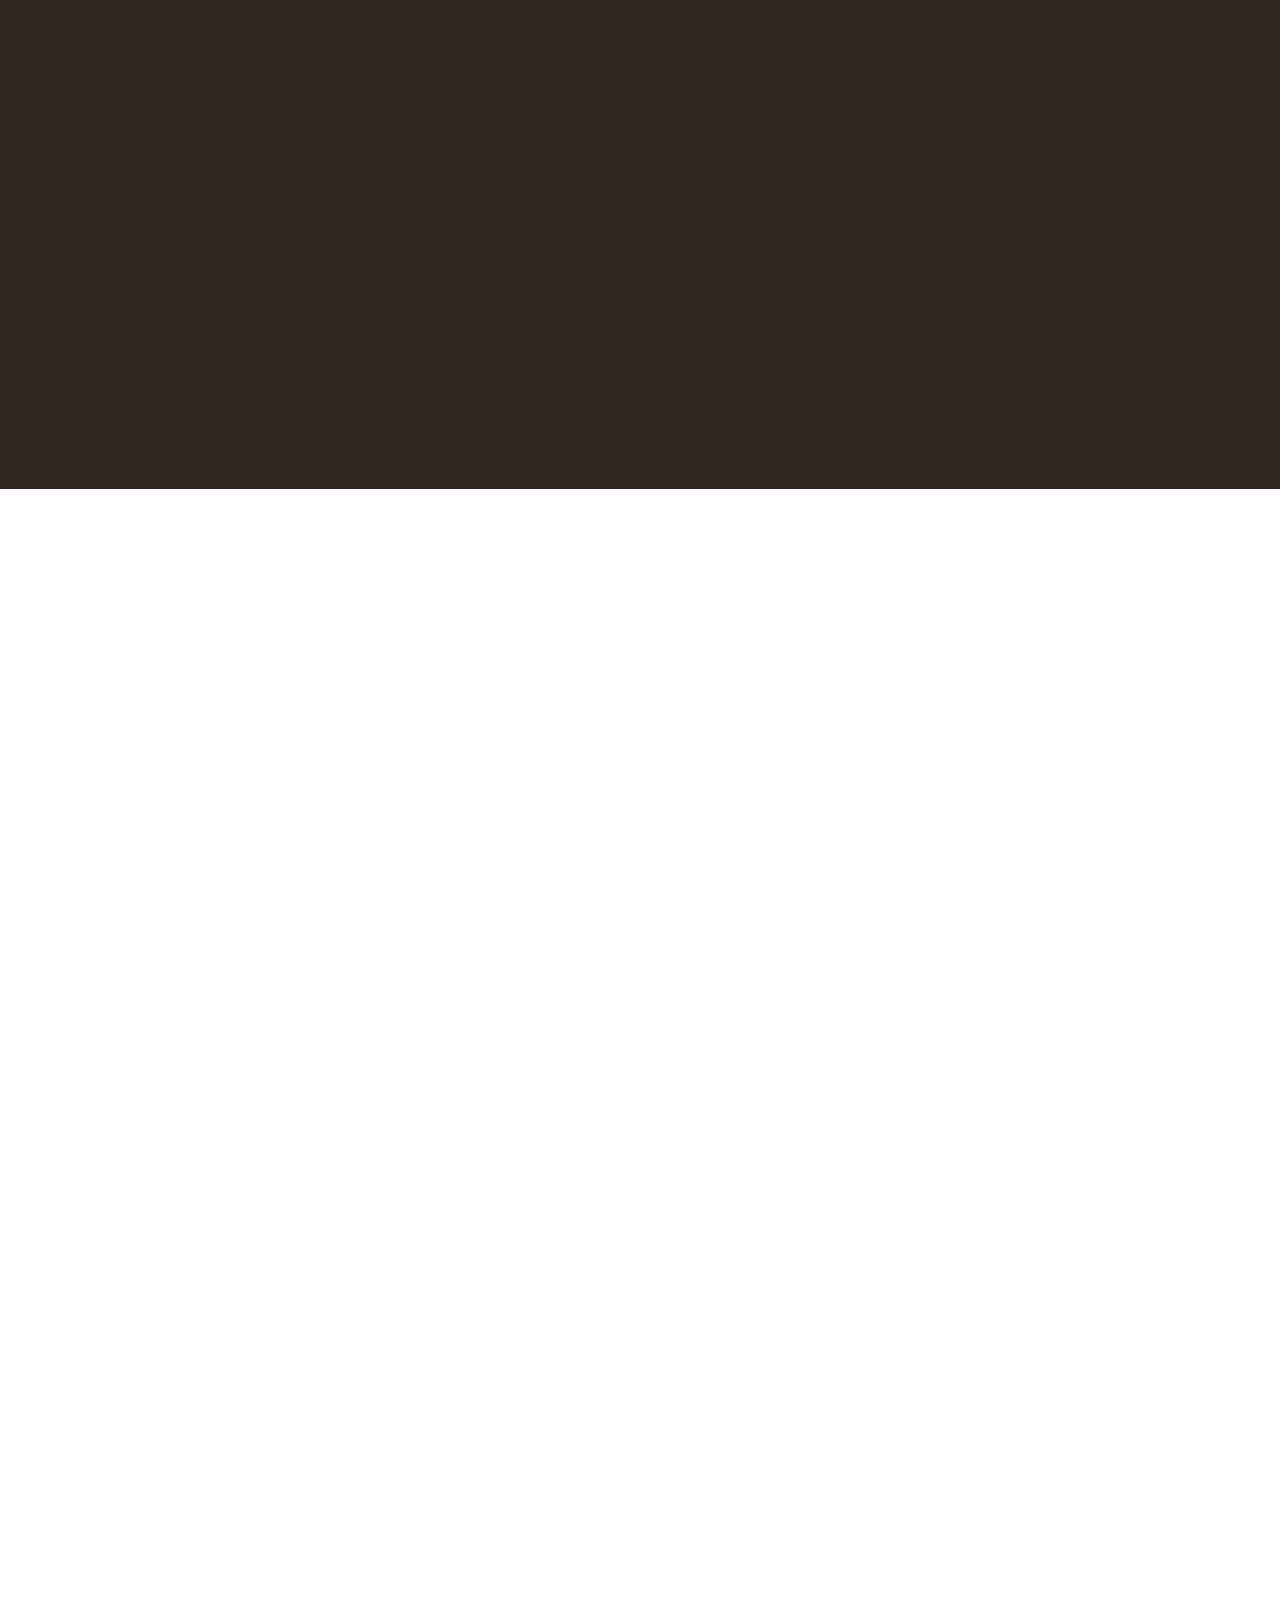
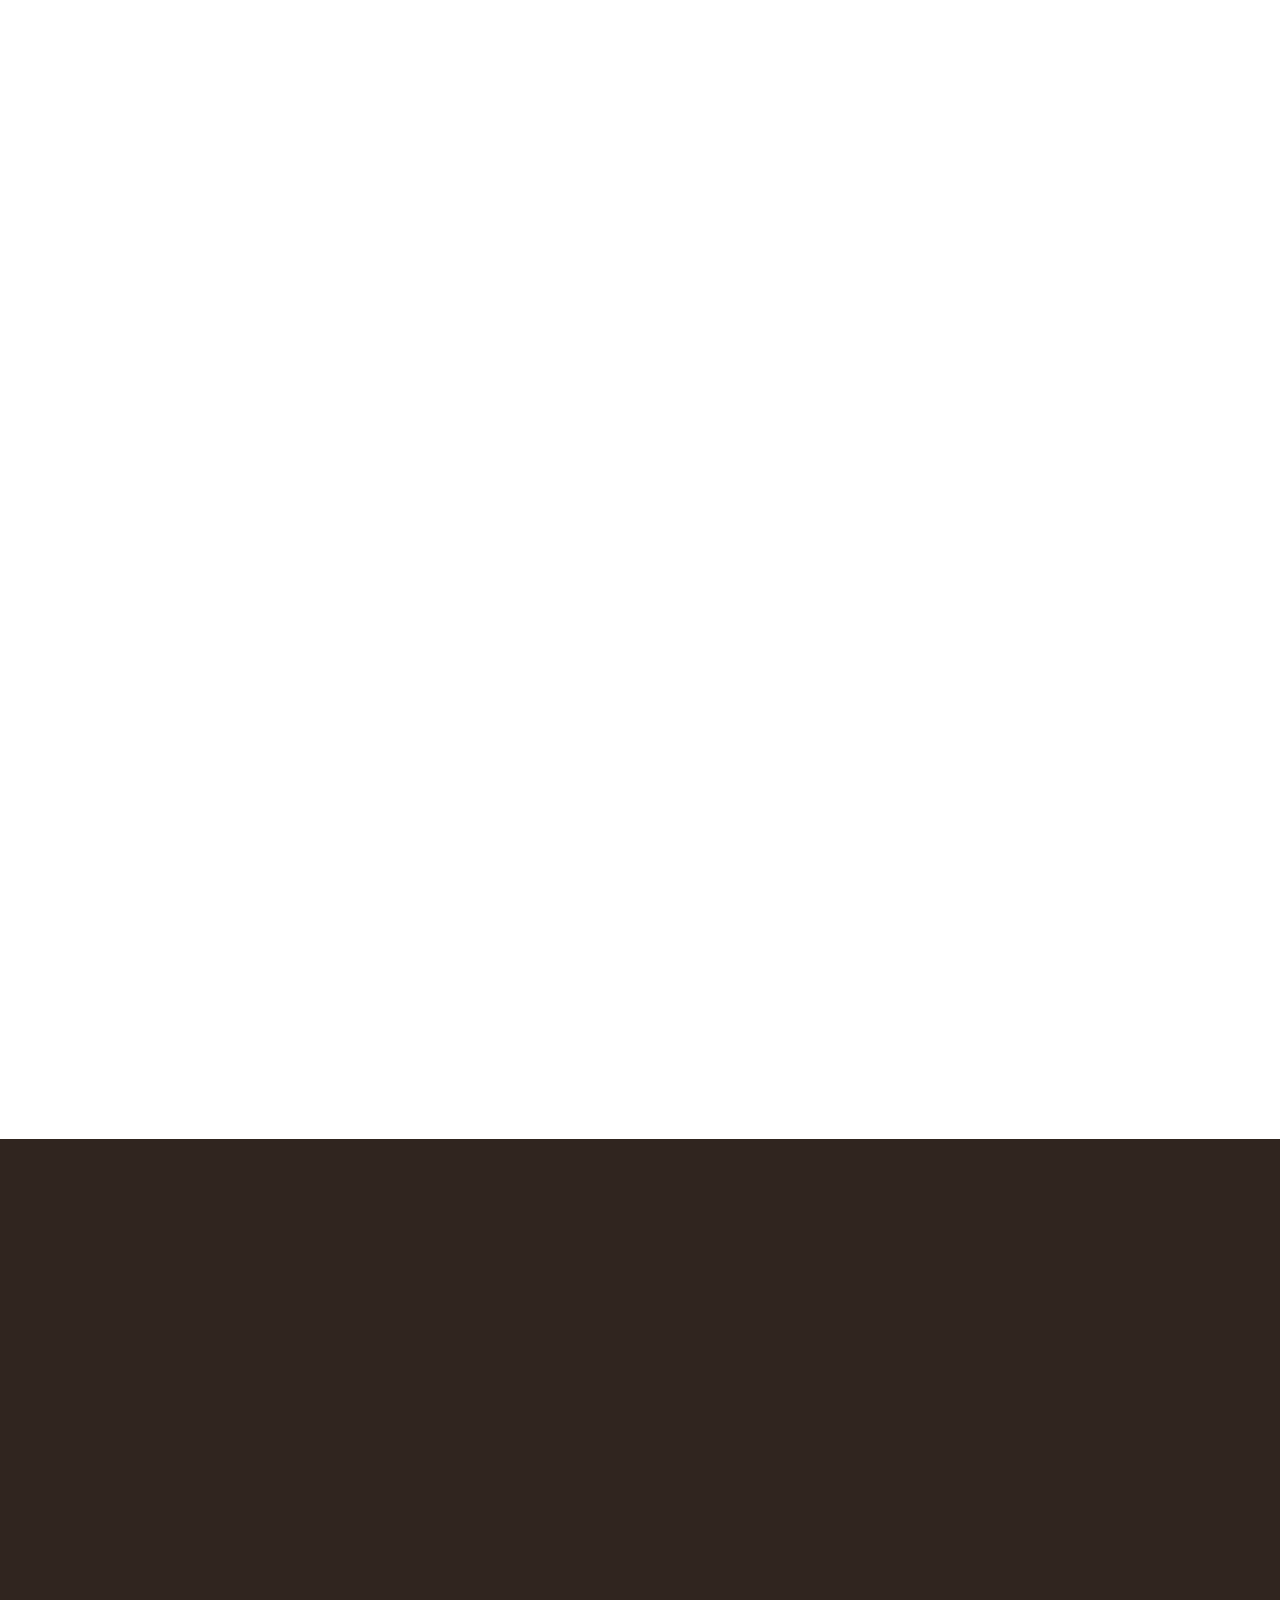
<file: blog.html>
<!DOCTYPE html>
<html lang="en" class="no-js" >
<head>

    <!--- basic page needs
    ================================================== -->
    <meta charset="utf-8">
    <meta name="viewport" content="width=device-width, initial-scale=1">
    <title>Blog - Cabinets2go</title>

    <script>
        document.documentElement.classList.remove('no-js');
        document.documentElement.classList.add('js');
    </script>

    <!-- CSS
    ================================================== -->
    <link rel="stylesheet" href="css/vendor.css">
    <link rel="stylesheet" href="css/styles.css">

    <!-- favicons
    ================================================== -->
    <link rel="apple-touch-icon" sizes="180x180" href="apple-touch-icon.png">
    <link rel="icon" type="image/png" sizes="32x32" href="favicon-32x32.png">
    <link rel="icon" type="image/png" sizes="16x16" href="favicon-16x16.png">
    <link rel="manifest" href="site.webmanifest">

</head>


<body id="top">


    <!-- preloader
    ================================================== -->
    <div id="preloader">
        <div id="loader" class="dots-fade">
            <div></div>
            <div></div>
            <div></div>
        </div>
    </div>


    <!-- page wrap
    ================================================== -->
    <div id="page" class="s-pagewrap">

        <!-- # site header 
        ================================================== -->
        <header class="s-header">

            <div class="row s-header__inner width-sixteen-col">

                <div class="s-header__block">
                    <div class="s-header__logo">
                        <a class="logo" href="index.html">
                            <img src="images/logo.svg" alt="Homepage">
                        </a>
                    </div>

                    <a class="s-header__menu-toggle" href="#0"><span>Menu</span></a>
                </div> <!-- end s-header__block -->

                <nav class="s-header__nav">
    
                    <ul class="s-header__menu-links">
                        <li><a href="about.html">About</a></li>
                        <li><a href="services.html">Services</a></li>
                        <li class="current"><a href="blog.html">Journal</a></li>
                        <li><a href="contact.html">Contact</a></li>
                    </ul> <!-- s-header__menu-links -->

                    <div class="s-header__contact">
                        <a href="contact.html" class="btn btn--primary s-header__contact-btn">Let's Work Together</a>                        
                    </div> <!-- s-header__contact -->
    
                </nav> <!-- end s-header__nav -->

            </div> <!-- end s-header__inner -->

        </header> <!-- end s-header -->


        <!-- # site main content
        ================================================== -->
        <section id="content" class="s-content">

               <section class="s-pageheader pageheader">
                    <div class="row">
                        <div class="column xl-12">
                            <h1 class="page-title">
                                <span class="page-title__small-type text-pretitle">My Blog</span>
                                Recent Writings
                            </h1>
                        </div>
                    </div>
               </section>   

               <section class="s-pagecontent pagecontent">

                    <div class="row">
                        <div class="column xl-12 grid-block">          
        
                            <!-- <div class="grid-full">         -->
                                <div class="grid-full grid-list-items">

                                    <div class="grid-list-items__item blog-card">
                                        <div class="blog-card__header">
                                            <div class="blog-card__cat-links">
                                                <a href="blog.html">Sponsored</a>
                                            </div>
                                            <h3 class="blog-card__title"><a href="https://www.dreamhost.com/r.cgi?287326">Need Web Hosting for Your Websites?</a></h3>
                                        </div>
                                        <div class="blog-card__text">
                                            <p>
                                            Need hosting for your website? We would highly recommend <a href="https://www.dreamhost.com/r.cgi?287326">DreamHost</a>.
                                            Enjoy 100% in-house support, guaranteed performance and uptime, 1-click installs, and a super-intuitive control 
                                            panel to make managing your websites and projects easy. <a href="https://www.dreamhost.com/r.cgi?287326">Sign up</a> now to get started.
                                            </p>
                                        </div>
                                    </div> <!-- end blog-card -->
                                    <div class="grid-list-items__item blog-card">
                                        <div class="blog-card__header">
                                            <div class="blog-card__cat-links">
                                                <a href="blog.html">SEO</a>
                                            </div>
                                            <h3 class="blog-card__title"><a href="single.html">7 SEO Factors to Consider for Better Website Ranking</a></h3>
                                        </div>
                                        <div class="blog-card__text">
                                            <p>
                                            Quibusdam quis autem voluptatibus earum vel ex error ea magni. Rerum quam quos. Aut asperiores 
                                            sit mollitia. Rem neque et voluptatem eos quia sed eligendi et. Eaque velit eligendi ut 
                                            magnam. Cumque ducimus laborum doloribus facere maxime vel earum quidem enim suscipit.
                                            </p>
                                        </div>
                                    </div> <!-- end blog-card -->
                                    <div class="grid-list-items__item blog-card">
                                        <div class="blog-card__header">
                                            <div class="blog-card__cat-links">
                                                <a href="blog.html">Web Design</a>
                                            </div>
                                            <h3 class="blog-card__title"><a href="single.html">5 Effective Web Design Principles</a></h3>
                                        </div>
                                        <div class="blog-card__text">
                                            <p>
                                            Lorem ipsum dolor sit amet consectetur, adipisicing elit. Rerum ullam et laborum aperiam. 
                                            Dignissimos quae voluptatibus ullam esse sapiente fugiat, rerum labore cupiditate obcaecati 
                                            dolore necessitatibus id magni rem officia dolor nam sit laudantium. Quo eaque eveniet quibusdam unde. 
                                            </p>
                                        </div>
                                    </div> <!-- end blog card -->
                                    <div class="grid-list-items__item blog-card">
                                        <div class="blog-card__header">
                                            <div class="blog-card__cat-links">
                                                <a href="blog.html">Productivity</a>
                                            </div>
                                            <h3 class="blog-card__title"><a href="single.html">The Advantages of Hiring a Consultant Rather Than An Employee Or An Agency</a></h3>
                                        </div>
                                        <div class="blog-card__text">
                                            <p>
                                            Rerum quam quos. Quibusdam quis autem voluptatibus earum vel ex error ea magni. Aut asperiores 
                                            sit mollitia. Rem neque et voluptatem eos quia sed eligendi et. Eaque velit eligendi ut 
                                            magnam. Cumque ducimus laborum doloribus facere maxime vel earum quidem enim suscipit.
                                            </p>
                                        </div>
                                    </div> <!-- end blog-card -->
                                    <div class="grid-list-items__item blog-card">
                                        <div class="blog-card__header">
                                            <div class="blog-card__cat-links">
                                                <a href="blog.html">Productivity</a>
                                            </div>
                                            <h3 class="blog-card__title"><a href="single.html">5 Marketing Productivity Apps for Your Team</a></h3>
                                        </div>
                                        <div class="blog-card__text">
                                            <p>
                                            Rerum quam quos. Quibusdam quis autem voluptatibus earum vel ex error ea magni. Aut asperiores 
                                            sit mollitia. Rem neque et voluptatem eos quia sed eligendi et. Eaque velit eligendi ut 
                                            magnam. Cumque ducimus laborum doloribus facere maxime vel earum quidem enim suscipit.
                                            </p>
                                        </div>
                                    </div> <!-- end blog-card -->
                                    <div class="grid-list-items__item blog-card">
                                        <div class="blog-card__header">
                                            <div class="blog-card__cat-links">
                                                <a href="blog.html">Marketing</a>
                                            </div>
                                            <h3 class="blog-card__title"><a href="single.html">How to Determine the Reach of Your Campaign</a></h3>
                                        </div>
                                        <div class="blog-card__text">
                                            <p>
                                            Quibusdam quis autem voluptatibus earum vel ex error ea magni. Rerum quam quos. Aut asperiores 
                                            sit mollitia. Rem neque et voluptatem eos quia sed eligendi et. Eaque velit eligendi ut 
                                            magnam. Cumque ducimus laborum doloribus facere maxime vel earum quidem enim suscipit.
                                            </p>
                                        </div>
                                    </div> <!-- end blog-card -->
                                    <div class="grid-list-items__item blog-card">
                                        <div class="blog-card__header">
                                            <div class="blog-card__cat-links">
                                                <a href="blog.html">SEO</a>
                                            </div>
                                            <h3 class="blog-card__title"><a href="single.html">The Complete Guide to Redirects</a></h3>
                                        </div>
                                        <div class="blog-card__text">
                                            <p>
                                            Eaque velit eligendi ut magnam.Quibusdam quis autem voluptatibus earum vel 
                                            ex error ea magni. Rerum quam quos. Aut asperiores sit mollitia. Rem neque et 
                                            voluptatem eos quia sed eligendi et. Cumque ducimus laborum doloribus facere maxime 
                                            vel earum quidem enim suscipit.
                                            </p>
                                        </div>
                                    </div> <!-- end blog card -->
                                    <div class="grid-list-items__item blog-card">
                                        <div class="blog-card__header">
                                            <div class="blog-card__cat-links">
                                                <a href="blog.html">SEO</a>
                                            </div>
                                            <h3 class="blog-card__title"><a href="single.html">What Backlinks Are & Why They Are Important for SEO</a></h3>
                                        </div>
                                        <div class="blog-card__text">
                                            <p>
                                            Quibusdam quis autem voluptatibus earum vel ex error ea magni. Rerum quam quos. Aut asperiores 
                                            sit mollitia. Rem neque et voluptatem eos quia sed eligendi et. Eaque velit eligendi ut 
                                            magnam. Cumque ducimus laborum doloribus facere maxime vel earum quidem enim suscipit.
                                            </p>
                                        </div>
                                    </div> <!-- end blog-card -->
                                    <div class="grid-list-items__item blog-card">
                                        <div class="blog-card__header">
                                            <div class="blog-card__cat-links">
                                                <a href="blog.html">Marketing</a>
                                            </div>
                                            <h3 class="blog-card__title"><a href="single.html">Why Is Data-Driven Marketing Important?</a></h3>
                                        </div>
                                        <div class="blog-card__text">
                                            <p>
                                            Rerum quam quos. Quibusdam quis autem voluptatibus earum vel ex error ea magni. Aut asperiores 
                                            sit mollitia. Rem neque et voluptatem eos quia sed eligendi et. Eaque velit eligendi ut 
                                            magnam. Cumque ducimus laborum doloribus facere maxime vel earum quidem enim suscipit.
                                            </p>
                                        </div>
                                    </div> <!-- end blog card -->
                                    <div class="grid-list-items__item blog-card">
                                        <div class="blog-card__header">
                                            <div class="blog-card__cat-links">
                                                <a href="blog.html">Marketing</a>
                                            </div>
                                            <h3 class="blog-card__title"><a href="single.html">How to Develop Successful Marketing Strategies</a></h3>
                                        </div>
                                        <div class="blog-card__text">
                                            <p>
                                            Quibusdam quis autem voluptatibus earum vel ex error ea magni. Rerum quam quos. Aut asperiores 
                                            sit mollitia. Rem neque et voluptatem eos quia sed eligendi et. Eaque velit eligendi ut 
                                            magnam. Cumque ducimus laborum doloribus facere maxime vel earum quidem enim suscipit.
                                            </p>
                                        </div>
                                    </div> <!-- end blog-card -->
                                    <div class="grid-list-items__item blog-card">
                                        <div class="blog-card__header">
                                            <div class="blog-card__cat-links">
                                                <a href="blog.html">Keyword Research</a>
                                            </div>
                                            <h3 class="blog-card__title"><a href="single.html">What Exactly Are Keywords? How to Make Use of Them for SEO</a></h3>
                                        </div>
                                        <div class="blog-card__text">
                                            <p>
                                            Rem neque et voluptatem eos quia sed eligendi et. Quibusdam quis autem voluptatibus earum vel ex error ea magni. 
                                            Rerum quam quos. Aut asperiores sit mollitia. Eaque velit eligendi ut 
                                            magnam. Cumque ducimus laborum doloribus facere maxime vel earum quidem enim suscipit.
                                            </p>
                                        </div>
                                    </div> <!-- end blog-card -->
                                    <div class="grid-list-items__item blog-card">
                                        <div class="blog-card__header">
                                            <div class="blog-card__cat-links">
                                                <a href="blog.html">Sponsored</a>
                                            </div>
                                            <h3 class="blog-card__title"><a href="https://www.dreamhost.com/r.cgi?287326">Need Web Hosting for Your Websites?</a></h3>
                                        </div>
                                        <div class="blog-card__text">
                                            <p>
                                            Need hosting for your website? We would highly recommend <a href="https://www.dreamhost.com/r.cgi?287326">DreamHost</a>.
                                            Enjoy 100% in-house support, guaranteed performance and uptime, 1-click installs, and a super-intuitive control 
                                            panel to make managing your websites and projects easy. <a href="https://www.dreamhost.com/r.cgi?287326">Sign up</a> now to get started.
                                            </p>
                                        </div>
                                    </div> <!-- end blog card -->
        
                                </div> <!-- grid-list-items -->
                            <!-- </div>     -->

                        </div> <!-- end grid-block-->
                    </div> <!-- end row -->

                    <!-- pagination -->
                    <div class="row navigation pagination">
                        <div class="column xl-12">
                            <nav class="pgn">
                                <ul>
                                    <li>
                                        <a class="pgn__prev" href="#0">
                                            <svg xmlns="http://www.w3.org/2000/svg" width="24" height="24" viewBox="0 0 24 24"><path d="M12.707 17.293L8.414 13H18v-2H8.414l4.293-4.293-1.414-1.414L4.586 12l6.707 6.707z"/></svg>
                                        </a>
                                    </li>
                                    <li><a class="pgn__num" href="#0">1</a></li>
                                    <li><span class="pgn__num current">2</span></li>
                                    <li><a class="pgn__num" href="#0">3</a></li>
                                    <li><a class="pgn__num" href="#0">4</a></li>
                                    <li><a class="pgn__num" href="#0">5</a></li>
                                    <li><span class="pgn__num dots">…</span></li>
                                    <li><a class="pgn__num" href="#0">8</a></li>
                                    <li>
                                        <a class="pgn__next" href="#0">
                                            <svg xmlns="http://www.w3.org/2000/svg" width="24" height="24" viewBox="0 0 24 24"><path d="M11.293 17.293l1.414 1.414L19.414 12l-6.707-6.707-1.414 1.414L15.586 11H6v2h9.586z"/></svg>
                                        </a>
                                    </li>
                                </ul>
                            </nav>
                        </div> <!-- end column -->
                    </div> <!-- end pagination -->

               </section>

        </section> <!-- s-content-->

        <!-- # cta
        ================================================== -->
        <section id="cta" class="s-cta">

            <div class="row row-x-center text-center">
                <div class="column xl-8 lg-12">

                    <div class="s-cta__content">
                        <h2 class="text-display-title">
                        Get started with a consultation today.
                        </h2>
                        <p class="lead">
                        Lorem ipsum dolor sit, amet consectetur adipisicing elit. Quis rem, esse doloribus sint eaque at debitis enim vitae minus expedita ratione dignissimos sit nostrum optio sequi. Ipsa at beatae quam.
                        </p>
                        <a href="contact.html" class="btn btn--primary">Let's Work Together</a>
                    </div>

                </div>
            </div>

        </section> <!-- end s-cta -->


        <!-- # footer 
        ================================================== -->
        <footer class="s-footer">
            <div class="row s-footer__content">
                <div class="column xl-6 lg-6 md-12 s-footer__block s-footer__about">                    
                    <h3>About Cabinets2go</h3>
                    <p>
                    Lorem ipsum dolor sit amet consectetur adipisicing elit. Voluptas illum quasi facere libero, 
                    fugiat laboriosam possimus reprehenderit eveniet vero voluptatum fugit ad quis veritatis suscipit beatae 
                    incidunt perferendis tempore earum hic repellendus quisquam recusandae ipsa id esse. Nobis, aut deleniti.
                    Lorem ipsum dolor sit amet consectetur, adipisicing elit. Facere ratione dignissimos.
                    </p>               
                </div>                
                <div class="column xl-3 lg-6 md-12 s-footer__block s-footer__site-links">
                    <h3>Site Links</h3>
                    <ul class="link-list">
                        <li><a href="index.html">Home</a></li>
                        <li><a href="services.html">Services</a></li>
                        <li><a href="blog.html">Journal</a></li>
                        <li><a href="about.html">About</a></li>
                        <li><a href="contact.html">Contact</a></li>
                        <li><a href="https://www.dreamhost.com/r.cgi?287326">DreamHost</a></li>
                    </ul>
                </div>
                <div class="column xl-3 lg-6 md-12 tab-12 s-footer__block s-footer__newsletter">
                    <h3>Newsletter</h3>

                    <p>
                    Lorem ipsum dolor sit amet consectetur, adipisicing elit. Facere ratione dignissimos.
                    </p>

                    <div class="subscribe-form">
                        <form id="mc-form" class="mc-form">
                            <input type="email" name="EMAIL" id="mce-EMAIL" class="u-fullwidth text-center" placeholder="Your Email Address" title="The domain portion of the email address is invalid (the portion after the @)." pattern="^([^\x00-\x20\x22\x28\x29\x2c\x2e\x3a-\x3c\x3e\x40\x5b-\x5d\x7f-\xff]+|\x22([^\x0d\x22\x5c\x80-\xff]|\x5c[\x00-\x7f])*\x22)(\x2e([^\x00-\x20\x22\x28\x29\x2c\x2e\x3a-\x3c\x3e\x40\x5b-\x5d\x7f-\xff]+|\x22([^\x0d\x22\x5c\x80-\xff]|\x5c[\x00-\x7f])*\x22))*\x40([^\x00-\x20\x22\x28\x29\x2c\x2e\x3a-\x3c\x3e\x40\x5b-\x5d\x7f-\xff]+|\x5b([^\x0d\x5b-\x5d\x80-\xff]|\x5c[\x00-\x7f])*\x5d)(\x2e([^\x00-\x20\x22\x28\x29\x2c\x2e\x3a-\x3c\x3e\x40\x5b-\x5d\x7f-\xff]+|\x5b([^\x0d\x5b-\x5d\x80-\xff]|\x5c[\x00-\x7f])*\x5d))*(\.\w{2,})+$" required>
                            <input type="submit" name="subscribe" value="Subscribe" class="btn btn--primary btn--small u-fullwidth">
                            <!-- <div style="position: absolute; left: -5000px;" aria-hidden="true"><input type="text" name="b_cdb7b577e41181934ed6a6a44_9a91cfe7b3" tabindex="-1" value=""></div> -->
                            <div class="mc-status"></div>
                        </form>
                    </div>
                </div>
            </div>    
            
            <div class="row s-footer__bottom">
                <div class="column xl-6 lg-12">
                    <ul class="s-footer__social social-list">
                        <li>
                            <a href="#0">
                                <svg xmlns="http://www.w3.org/2000/svg" width="24" height="24" viewBox="0 0 24 24" style="fill:rgba(0, 0, 0, 1);transform:;-ms-filter:"><path d="M20,3H4C3.447,3,3,3.448,3,4v16c0,0.552,0.447,1,1,1h8.615v-6.96h-2.338v-2.725h2.338v-2c0-2.325,1.42-3.592,3.5-3.592 c0.699-0.002,1.399,0.034,2.095,0.107v2.42h-1.435c-1.128,0-1.348,0.538-1.348,1.325v1.735h2.697l-0.35,2.725h-2.348V21H20 c0.553,0,1-0.448,1-1V4C21,3.448,20.553,3,20,3z"></path></svg>
                                <span class="u-screen-reader-text">Facebook</span>
                            </a>
                        </li>
                        <li>
                            <a href="#0">
                                <svg xmlns="http://www.w3.org/2000/svg" width="24" height="24" viewBox="0 0 24 24" style="fill:rgba(0, 0, 0, 1);transform:;-ms-filter:"><path d="M19.633,7.997c0.013,0.175,0.013,0.349,0.013,0.523c0,5.325-4.053,11.461-11.46,11.461c-2.282,0-4.402-0.661-6.186-1.809 c0.324,0.037,0.636,0.05,0.973,0.05c1.883,0,3.616-0.636,5.001-1.721c-1.771-0.037-3.255-1.197-3.767-2.793 c0.249,0.037,0.499,0.062,0.761,0.062c0.361,0,0.724-0.05,1.061-0.137c-1.847-0.374-3.23-1.995-3.23-3.953v-0.05 c0.537,0.299,1.16,0.486,1.82,0.511C3.534,9.419,2.823,8.184,2.823,6.787c0-0.748,0.199-1.434,0.548-2.032 c1.983,2.443,4.964,4.04,8.306,4.215c-0.062-0.3-0.1-0.611-0.1-0.923c0-2.22,1.796-4.028,4.028-4.028 c1.16,0,2.207,0.486,2.943,1.272c0.91-0.175,1.782-0.512,2.556-0.973c-0.299,0.935-0.936,1.721-1.771,2.22 c0.811-0.088,1.597-0.312,2.319-0.624C21.104,6.712,20.419,7.423,19.633,7.997z"></path></svg>
                                <span class="u-screen-reader-text">Twitter</span>
                            </a>
                        </li>
                        <li>
                            <a href="#0">
                                <svg xmlns="http://www.w3.org/2000/svg" width="24" height="24" viewBox="0 0 24 24" style="fill:rgba(0, 0, 0, 1);transform:;-ms-filter:"><path d="M11.999,7.377c-2.554,0-4.623,2.07-4.623,4.623c0,2.554,2.069,4.624,4.623,4.624c2.552,0,4.623-2.07,4.623-4.624 C16.622,9.447,14.551,7.377,11.999,7.377L11.999,7.377z M11.999,15.004c-1.659,0-3.004-1.345-3.004-3.003 c0-1.659,1.345-3.003,3.004-3.003s3.002,1.344,3.002,3.003C15.001,13.659,13.658,15.004,11.999,15.004L11.999,15.004z"></path><circle cx="16.806" cy="7.207" r="1.078"></circle><path d="M20.533,6.111c-0.469-1.209-1.424-2.165-2.633-2.632c-0.699-0.263-1.438-0.404-2.186-0.42 c-0.963-0.042-1.268-0.054-3.71-0.054s-2.755,0-3.71,0.054C7.548,3.074,6.809,3.215,6.11,3.479C4.9,3.946,3.945,4.902,3.477,6.111 c-0.263,0.7-0.404,1.438-0.419,2.186c-0.043,0.962-0.056,1.267-0.056,3.71c0,2.442,0,2.753,0.056,3.71 c0.015,0.748,0.156,1.486,0.419,2.187c0.469,1.208,1.424,2.164,2.634,2.632c0.696,0.272,1.435,0.426,2.185,0.45 c0.963,0.042,1.268,0.055,3.71,0.055s2.755,0,3.71-0.055c0.747-0.015,1.486-0.157,2.186-0.419c1.209-0.469,2.164-1.424,2.633-2.633 c0.263-0.7,0.404-1.438,0.419-2.186c0.043-0.962,0.056-1.267,0.056-3.71s0-2.753-0.056-3.71C20.941,7.57,20.801,6.819,20.533,6.111z M19.315,15.643c-0.007,0.576-0.111,1.147-0.311,1.688c-0.305,0.787-0.926,1.409-1.712,1.711c-0.535,0.199-1.099,0.303-1.67,0.311 c-0.95,0.044-1.218,0.055-3.654,0.055c-2.438,0-2.687,0-3.655-0.055c-0.569-0.007-1.135-0.112-1.669-0.311 c-0.789-0.301-1.414-0.923-1.719-1.711c-0.196-0.534-0.302-1.099-0.311-1.669c-0.043-0.95-0.053-1.218-0.053-3.654 c0-2.437,0-2.686,0.053-3.655c0.007-0.576,0.111-1.146,0.311-1.687c0.305-0.789,0.93-1.41,1.719-1.712 c0.534-0.198,1.1-0.303,1.669-0.311c0.951-0.043,1.218-0.055,3.655-0.055c2.437,0,2.687,0,3.654,0.055 c0.571,0.007,1.135,0.112,1.67,0.311c0.786,0.303,1.407,0.925,1.712,1.712c0.196,0.534,0.302,1.099,0.311,1.669 c0.043,0.951,0.054,1.218,0.054,3.655c0,2.436,0,2.698-0.043,3.654H19.315z"></path></svg>
                                <span class="u-screen-reader-text">Instagram</span>
                            </a>
                        </li>
                        <li>
                            <a href="#0">
                                <svg xmlns="http://www.w3.org/2000/svg" width="24" height="24" viewBox="0 0 24 24" style="fill: rgba(0, 0, 0, 1);transform: ;msFilter:;"><path d="M20.66 6.98a9.932 9.932 0 0 0-3.641-3.64C15.486 2.447 13.813 2 12 2s-3.486.447-5.02 1.34c-1.533.893-2.747 2.107-3.64 3.64S2 10.187 2 12s.446 3.487 1.34 5.02a9.924 9.924 0 0 0 3.641 3.64C8.514 21.553 10.187 22 12 22s3.486-.447 5.02-1.34a9.932 9.932 0 0 0 3.641-3.64C21.554 15.487 22 13.813 22 12s-.446-3.487-1.34-5.02zM12 3.66c2 0 3.772.64 5.32 1.919-.92 1.174-2.286 2.14-4.1 2.9-1.002-1.813-2.088-3.327-3.261-4.54A7.715 7.715 0 0 1 12 3.66zM5.51 6.8a8.116 8.116 0 0 1 2.711-2.22c1.212 1.201 2.325 2.7 3.34 4.5-2 .6-4.114.9-6.341.9-.573 0-1.006-.013-1.3-.04A8.549 8.549 0 0 1 5.51 6.8zM3.66 12c0-.054.003-.12.01-.2.007-.08.01-.146.01-.2.254.014.641.02 1.161.02 2.666 0 5.146-.367 7.439-1.1.187.373.381.793.58 1.26-1.32.293-2.674 1.006-4.061 2.14S6.4 16.247 5.76 17.5c-1.4-1.587-2.1-3.42-2.1-5.5zM12 20.34c-1.894 0-3.594-.587-5.101-1.759.601-1.187 1.524-2.322 2.771-3.401 1.246-1.08 2.483-1.753 3.71-2.02a29.441 29.441 0 0 1 1.56 6.62 8.166 8.166 0 0 1-2.94.56zm7.08-3.96a8.351 8.351 0 0 1-2.58 2.621c-.24-2.08-.7-4.107-1.379-6.081.932-.066 1.765-.1 2.5-.1.799 0 1.686.034 2.659.1a8.098 8.098 0 0 1-1.2 3.46zm-1.24-5c-1.16 0-2.233.047-3.22.14a27.053 27.053 0 0 0-.68-1.62c2.066-.906 3.532-2.006 4.399-3.3 1.2 1.414 1.854 3.027 1.96 4.84-.812-.04-1.632-.06-2.459-.06z"></path></svg>
                                <span class="u-screen-reader-text">Dribbble</span>
                            </a>
                        </li>
                    </ul> <!-- end s-footer__social -->
                </div>
                <div class="column xl-6 lg-12">
                    <p class="ss-copyright">
                        <span>© Copyright Cabinets2go 2022</span> 
                        <span>Design by <a href="https://www.styleshout.com/">StyleShout</a> Distribution By <a href="https://themewagon.com">ThemeWagon</a></span>
                    </p>
                </div>

                <div class="ss-go-top">
                    <a class="smoothscroll" title="Back to Top" href="#top">
                        <svg xmlns="http://www.w3.org/2000/svg" viewBox="0 0 24 24" width="36" height="36" fill="none" stroke="#ffffff" stroke-width="1" stroke-linecap="round" stroke-linejoin="round">&lt;!--!  Atomicons Free 1.00 by @atisalab License - https://atomicons.com/license/ (Icons: CC BY 4.0) Copyright 2021 Atomicons --&gt;<polyline points="17 11 12 6 7 11"></polyline><line x1="12" y1="18" x2="12" y2="6"></line></svg>
                    </a>
                </div> <!-- end ss-go-top -->
            </div>
            
        </footer> <!-- end s-footer -->

    </div> <!-- end page-wrap -->

    <!-- Java Script
    ================================================== -->
    <script src="js/plugins.js"></script>
    <script src="js/main.js"></script>

</body>
</html>
</file>
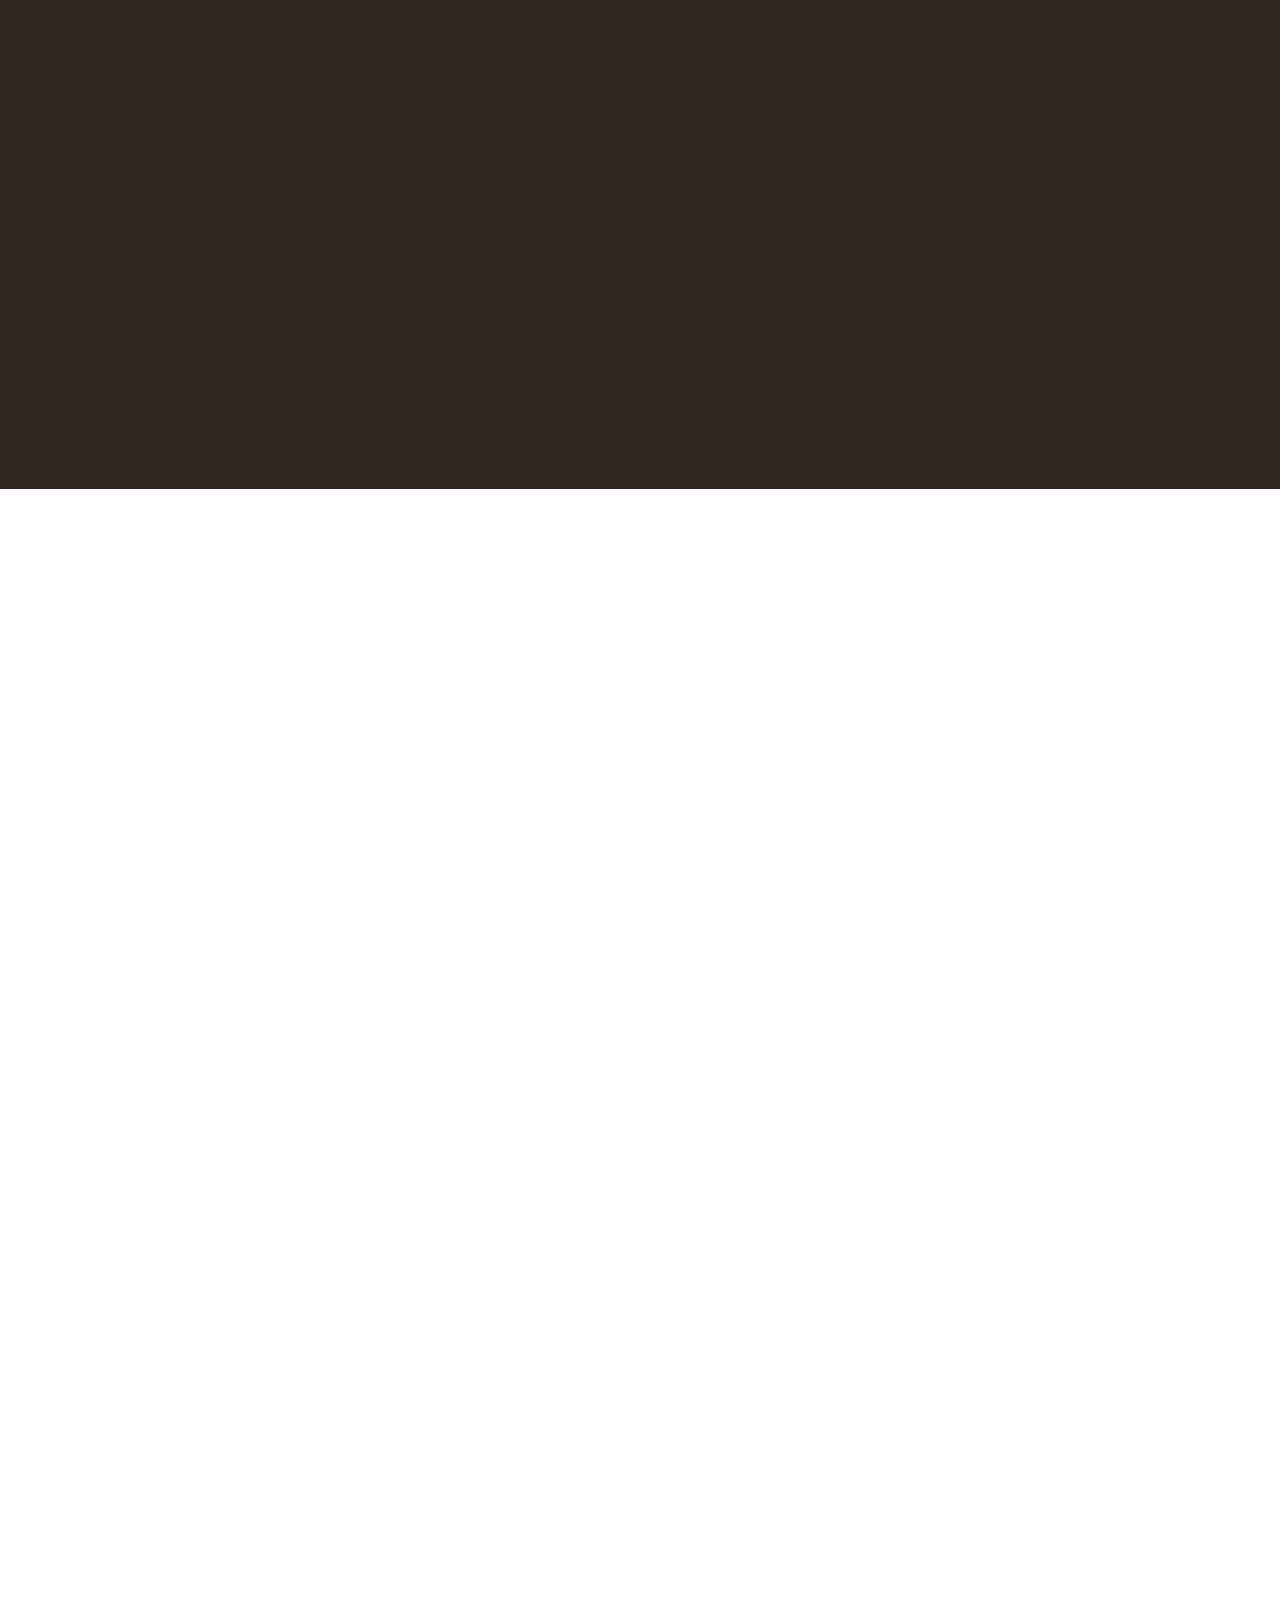
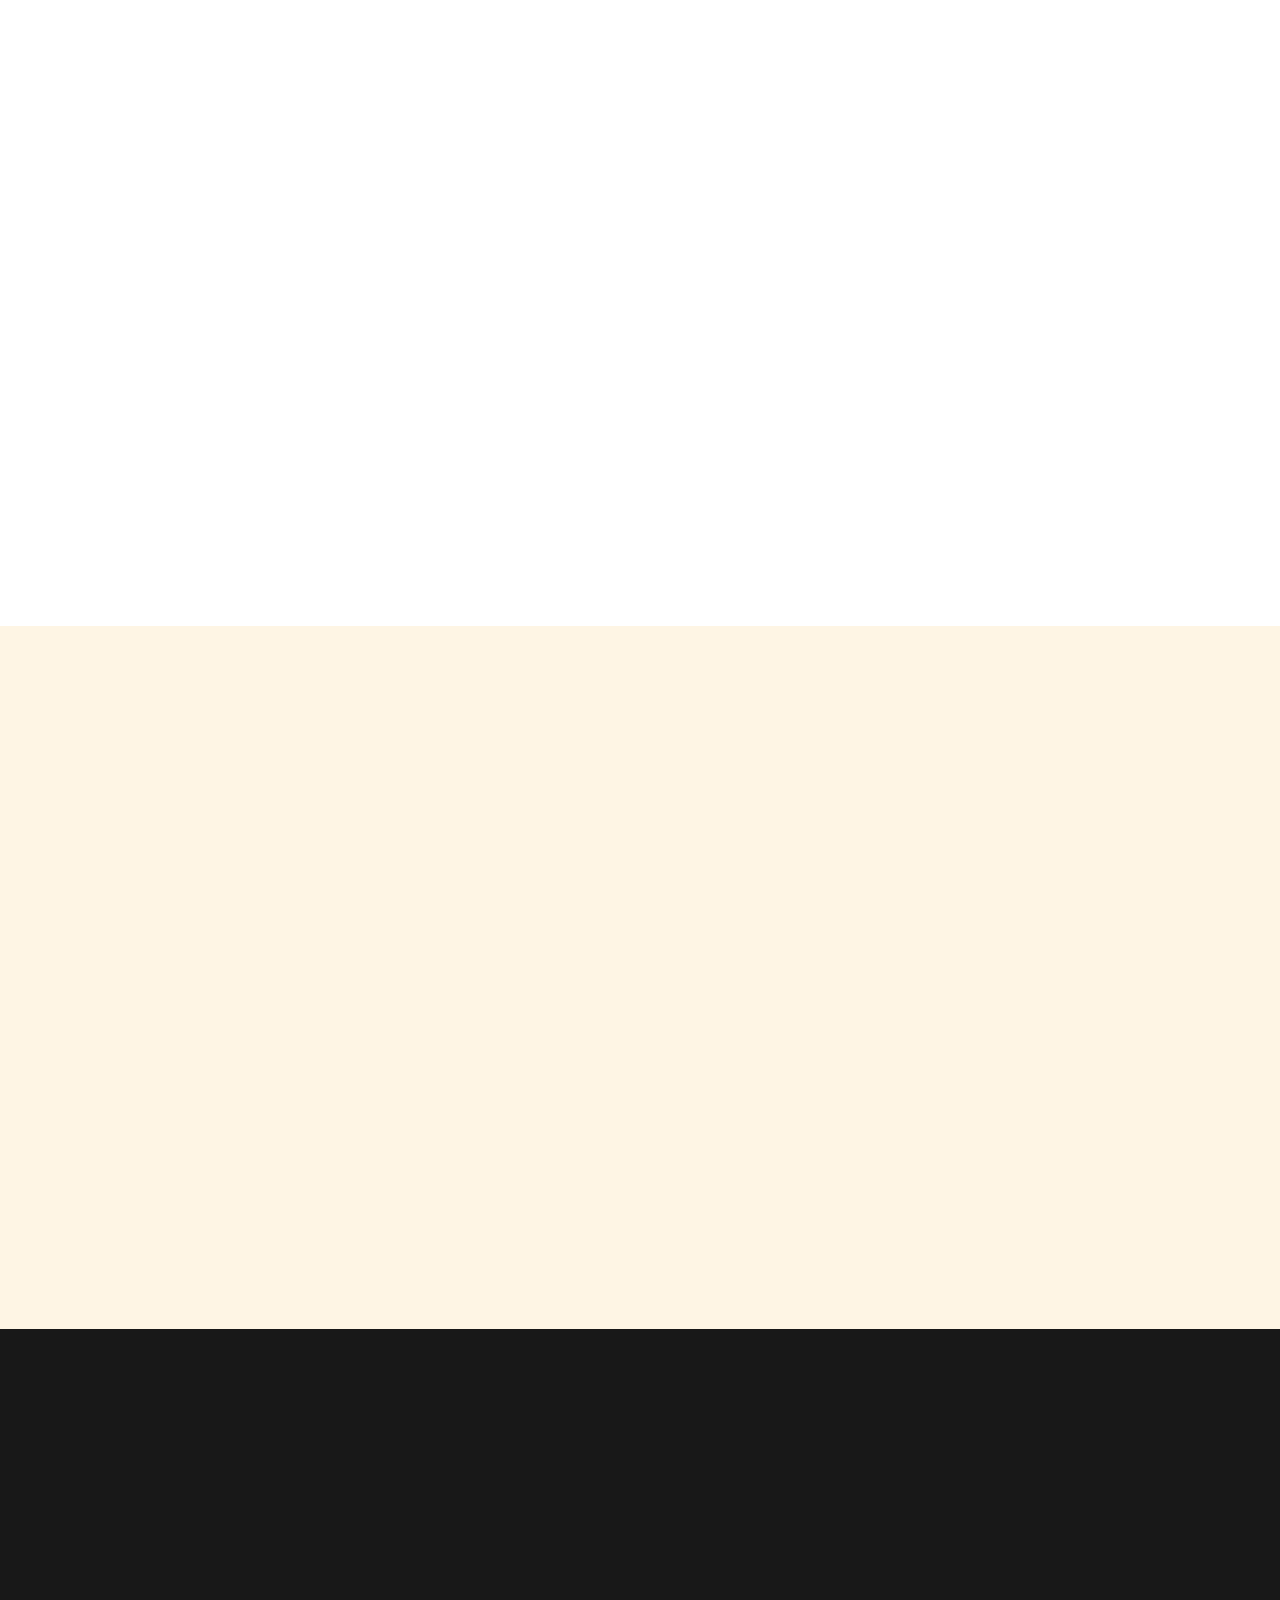
<file: contact.html>
<!DOCTYPE html>
<html lang="en" class="no-js" >
<head>

    <!--- basic page needs
    ================================================== -->
    <meta charset="utf-8">
    <meta name="viewport" content="width=device-width, initial-scale=1">
    <title>Contact - Cabinets2go</title>

    <script>
        document.documentElement.classList.remove('no-js');
        document.documentElement.classList.add('js');
    </script>

    <!-- CSS
    ================================================== -->
    <link rel="stylesheet" href="css/vendor.css">
    <link rel="stylesheet" href="css/styles.css">

    <!-- favicons
    ================================================== -->
    <link rel="apple-touch-icon" sizes="180x180" href="apple-touch-icon.png">
    <link rel="icon" type="image/png" sizes="32x32" href="favicon-32x32.png">
    <link rel="icon" type="image/png" sizes="16x16" href="favicon-16x16.png">
    <link rel="manifest" href="site.webmanifest">

</head>


<body id="top">


    <!-- preloader
    ================================================== -->
    <div id="preloader">
        <div id="loader" class="dots-fade">
            <div></div>
            <div></div>
            <div></div>
        </div>
    </div>


    <!-- page wrap
    ================================================== -->
    <div id="page" class="s-pagewrap">


        <!-- # site header 
        ================================================== -->
        <header class="s-header">
            <div class="row s-header__inner width-sixteen-col">

                <div class="s-header__block">
                    <div class="s-header__logo">
                        <a class="logo" href="index.html">
                            <img src="images/logo.svg" alt="Homepage">
                        </a>
                    </div>

                    <a class="s-header__menu-toggle" href="#0"><span>Menu</span></a>
                </div> <!-- end s-header__block -->

                <nav class="s-header__nav">
    
                    <ul class="s-header__menu-links">
                        <li><a href="about.html">About</a></li>
                        <li><a href="services.html">Services</a></li>
                        <li><a href="blog.html">Journal</a></li>
                        <li class="current"><a href="contact.html">Contact</a></li>
                    </ul> <!-- s-header__menu-links -->

                    <div class="s-header__contact">
                        <a href="contact.html" class="btn btn--primary s-header__contact-btn">Let's Work Together</a>                        
                    </div> <!-- s-header__contact -->
    
                </nav> <!-- end s-header__nav -->

            </div> <!-- end s-header__inner -->
        </header> <!-- end s-header -->


        <!-- # site main content
        ================================================== -->
        <section id="content" class="s-content">

               <section class="s-pageheader pageheader">
                    <div class="row">
                        <div class="column xl-12">
                            <h1 class="page-title">
                                <span class="page-title__small-type text-pretitle">Contact</span>
                                Get In Touch
                            </h1>                            
                        </div>
                    </div>
               </section> <!--pageheader -->  

               <section class="s-pagecontent pagecontent">

                    <div class="row pageintro">
                        <div class="column xl-6 lg-12">
                            <h2 class="text-display-title">Let's take your business to the next level.</h2>
                        </div>
                        <div class="column xl-6 lg-12 u-flexitem-x-right">
                            <p class="lead">
                            Lorem ipsum dolor sit amet consectetur, adipisicing elit. Alias eos quas blanditiis, quos sint nostrum fugit aperiam 
                            inventore optio itaque molestias corporis, ipsa tenetur eligendi nihil iste porro, natus culpa consequuntur. Maxime, 
                            corporis tempore. Sed tenetur veritatis velit recusandae eum, molestiae voluptate ducimus laudantium esse illo. 
                            </p>
                        </div>                       
                    </div> <!-- pageintro -->   
                    
                    <div class="row pagemedia">
                        <d class="column xl-12">
                            <figure class="page-media">                                
                                <img src="images/thumbs/contact/contact-1200.jpg" 
                                     srcset="images/thumbs/contact/contact-2400.jpg 2400w, 
                                             images/thumbs/contact/contact-1200.jpg 1200w, 
                                             images/thumbs/contact/contact-600.jpg 600w" sizes="(max-width: 2400px) 100vw, 2400px" alt="">
                            </figure>
                        </d>
                    </div> <!-- pagemedia --> 

                    <div class="row width-narrower pagemain">
                        <div class="column xl-12">
                            <h2>Let's Work Together</h2>

                            <div class="row">
                                <div class="column xl-6 md-12 contact-cta">     
                                    <p>
                                    Lorem ipsum dolor sit, amet consectetur adipisicing elit. Deserunt quisquam voluptatibus debitis aperiam ratione. Officia, 
                                    suscipit iure, tenetur eum consequatur, consequuntur omnis accusamus odit quod pariatur excepturi architecto veniam. Soluta 
                                    modi dignissimos libero blanditiis at saepe doloribus temporibus illo facilis dolorem, aliquam obcaecati accusamus nihil 
                                    laboriosam, esse vel. Quod, vitae.
                                    </p>
        
                                    <a href="mailto:#0" class="btn btn--primary u-fullwidth contact-btn">
                                        <svg xmlns="http://www.w3.org/2000/svg" width="24" height="24" viewBox="0 0 24 24" style="fill: rgba(0, 0, 0, 1);transform: ;msFilter:;"><path d="M20 4H4c-1.103 0-2 .897-2 2v12c0 1.103.897 2 2 2h16c1.103 0 2-.897 2-2V6c0-1.103-.897-2-2-2zm0 2v.511l-8 6.223-8-6.222V6h16zM4 18V9.044l7.386 5.745a.994.994 0 0 0 1.228 0L20 9.044 20.002 18H4z"></path></svg>
                                        Send Me An Email
                                    </a>
                                </div> 
                                <div class="column xl-5 md-12 u-flexitem-x-right">

                                    <div class="contact-block">
                                        <h6>Follow On Social</h6>
                                        <ul class="contact-social social-list">
                                            <li>
                                                <a href="#0">
                                                    <svg xmlns="http://www.w3.org/2000/svg" width="24" height="24" viewBox="0 0 24 24" style="fill:rgba(0, 0, 0, 1);transform:;-ms-filter:"><path d="M20,3H4C3.447,3,3,3.448,3,4v16c0,0.552,0.447,1,1,1h8.615v-6.96h-2.338v-2.725h2.338v-2c0-2.325,1.42-3.592,3.5-3.592 c0.699-0.002,1.399,0.034,2.095,0.107v2.42h-1.435c-1.128,0-1.348,0.538-1.348,1.325v1.735h2.697l-0.35,2.725h-2.348V21H20 c0.553,0,1-0.448,1-1V4C21,3.448,20.553,3,20,3z"></path></svg>
                                                    <span class="u-screen-reader-text">Facebook</span>
                                                </a>
                                            </li>
                                            <li>
                                                <a href="#0">
                                                    <svg xmlns="http://www.w3.org/2000/svg" width="24" height="24" viewBox="0 0 24 24" style="fill:rgba(0, 0, 0, 1);transform:;-ms-filter:"><path d="M19.633,7.997c0.013,0.175,0.013,0.349,0.013,0.523c0,5.325-4.053,11.461-11.46,11.461c-2.282,0-4.402-0.661-6.186-1.809 c0.324,0.037,0.636,0.05,0.973,0.05c1.883,0,3.616-0.636,5.001-1.721c-1.771-0.037-3.255-1.197-3.767-2.793 c0.249,0.037,0.499,0.062,0.761,0.062c0.361,0,0.724-0.05,1.061-0.137c-1.847-0.374-3.23-1.995-3.23-3.953v-0.05 c0.537,0.299,1.16,0.486,1.82,0.511C3.534,9.419,2.823,8.184,2.823,6.787c0-0.748,0.199-1.434,0.548-2.032 c1.983,2.443,4.964,4.04,8.306,4.215c-0.062-0.3-0.1-0.611-0.1-0.923c0-2.22,1.796-4.028,4.028-4.028 c1.16,0,2.207,0.486,2.943,1.272c0.91-0.175,1.782-0.512,2.556-0.973c-0.299,0.935-0.936,1.721-1.771,2.22 c0.811-0.088,1.597-0.312,2.319-0.624C21.104,6.712,20.419,7.423,19.633,7.997z"></path></svg>
                                                    <span class="u-screen-reader-text">Twitter</span>
                                                </a>
                                            </li>
                                            <li>
                                                <a href="#0">
                                                    <svg xmlns="http://www.w3.org/2000/svg" width="24" height="24" viewBox="0 0 24 24" style="fill:rgba(0, 0, 0, 1);transform:;-ms-filter:"><path d="M11.999,7.377c-2.554,0-4.623,2.07-4.623,4.623c0,2.554,2.069,4.624,4.623,4.624c2.552,0,4.623-2.07,4.623-4.624 C16.622,9.447,14.551,7.377,11.999,7.377L11.999,7.377z M11.999,15.004c-1.659,0-3.004-1.345-3.004-3.003 c0-1.659,1.345-3.003,3.004-3.003s3.002,1.344,3.002,3.003C15.001,13.659,13.658,15.004,11.999,15.004L11.999,15.004z"></path><circle cx="16.806" cy="7.207" r="1.078"></circle><path d="M20.533,6.111c-0.469-1.209-1.424-2.165-2.633-2.632c-0.699-0.263-1.438-0.404-2.186-0.42 c-0.963-0.042-1.268-0.054-3.71-0.054s-2.755,0-3.71,0.054C7.548,3.074,6.809,3.215,6.11,3.479C4.9,3.946,3.945,4.902,3.477,6.111 c-0.263,0.7-0.404,1.438-0.419,2.186c-0.043,0.962-0.056,1.267-0.056,3.71c0,2.442,0,2.753,0.056,3.71 c0.015,0.748,0.156,1.486,0.419,2.187c0.469,1.208,1.424,2.164,2.634,2.632c0.696,0.272,1.435,0.426,2.185,0.45 c0.963,0.042,1.268,0.055,3.71,0.055s2.755,0,3.71-0.055c0.747-0.015,1.486-0.157,2.186-0.419c1.209-0.469,2.164-1.424,2.633-2.633 c0.263-0.7,0.404-1.438,0.419-2.186c0.043-0.962,0.056-1.267,0.056-3.71s0-2.753-0.056-3.71C20.941,7.57,20.801,6.819,20.533,6.111z M19.315,15.643c-0.007,0.576-0.111,1.147-0.311,1.688c-0.305,0.787-0.926,1.409-1.712,1.711c-0.535,0.199-1.099,0.303-1.67,0.311 c-0.95,0.044-1.218,0.055-3.654,0.055c-2.438,0-2.687,0-3.655-0.055c-0.569-0.007-1.135-0.112-1.669-0.311 c-0.789-0.301-1.414-0.923-1.719-1.711c-0.196-0.534-0.302-1.099-0.311-1.669c-0.043-0.95-0.053-1.218-0.053-3.654 c0-2.437,0-2.686,0.053-3.655c0.007-0.576,0.111-1.146,0.311-1.687c0.305-0.789,0.93-1.41,1.719-1.712 c0.534-0.198,1.1-0.303,1.669-0.311c0.951-0.043,1.218-0.055,3.655-0.055c2.437,0,2.687,0,3.654,0.055 c0.571,0.007,1.135,0.112,1.67,0.311c0.786,0.303,1.407,0.925,1.712,1.712c0.196,0.534,0.302,1.099,0.311,1.669 c0.043,0.951,0.054,1.218,0.054,3.655c0,2.436,0,2.698-0.043,3.654H19.315z"></path></svg>
                                                    <span class="u-screen-reader-text">Instagram</span>
                                                </a>
                                            </li>
                                            <li>
                                                <a href="#0">
                                                    <svg xmlns="http://www.w3.org/2000/svg" width="24" height="24" viewBox="0 0 24 24" style="fill: rgba(0, 0, 0, 1);transform: ;msFilter:;"><path d="M20.66 6.98a9.932 9.932 0 0 0-3.641-3.64C15.486 2.447 13.813 2 12 2s-3.486.447-5.02 1.34c-1.533.893-2.747 2.107-3.64 3.64S2 10.187 2 12s.446 3.487 1.34 5.02a9.924 9.924 0 0 0 3.641 3.64C8.514 21.553 10.187 22 12 22s3.486-.447 5.02-1.34a9.932 9.932 0 0 0 3.641-3.64C21.554 15.487 22 13.813 22 12s-.446-3.487-1.34-5.02zM12 3.66c2 0 3.772.64 5.32 1.919-.92 1.174-2.286 2.14-4.1 2.9-1.002-1.813-2.088-3.327-3.261-4.54A7.715 7.715 0 0 1 12 3.66zM5.51 6.8a8.116 8.116 0 0 1 2.711-2.22c1.212 1.201 2.325 2.7 3.34 4.5-2 .6-4.114.9-6.341.9-.573 0-1.006-.013-1.3-.04A8.549 8.549 0 0 1 5.51 6.8zM3.66 12c0-.054.003-.12.01-.2.007-.08.01-.146.01-.2.254.014.641.02 1.161.02 2.666 0 5.146-.367 7.439-1.1.187.373.381.793.58 1.26-1.32.293-2.674 1.006-4.061 2.14S6.4 16.247 5.76 17.5c-1.4-1.587-2.1-3.42-2.1-5.5zM12 20.34c-1.894 0-3.594-.587-5.101-1.759.601-1.187 1.524-2.322 2.771-3.401 1.246-1.08 2.483-1.753 3.71-2.02a29.441 29.441 0 0 1 1.56 6.62 8.166 8.166 0 0 1-2.94.56zm7.08-3.96a8.351 8.351 0 0 1-2.58 2.621c-.24-2.08-.7-4.107-1.379-6.081.932-.066 1.765-.1 2.5-.1.799 0 1.686.034 2.659.1a8.098 8.098 0 0 1-1.2 3.46zm-1.24-5c-1.16 0-2.233.047-3.22.14a27.053 27.053 0 0 0-.68-1.62c2.066-.906 3.532-2.006 4.399-3.3 1.2 1.414 1.854 3.027 1.96 4.84-.812-.04-1.632-.06-2.459-.06z"></path></svg>
                                                    <span class="u-screen-reader-text">Dribbble</span>
                                                </a>
                                            </li>
                                        </ul> <!-- end s-footer__social -->
                                    </div>

                                    <div class="contact-block">
                                        <h6>Email</h6>
                                        <a href="mailto:#0">hello@Cabinets2go.com</a>
                                    </div>

                                    <div class="contact-block">
                                        <h6>Phone</h6>
                                        <ul class="contact-list">
                                            <li><a href="tel:197-543-2345">+197 543 2345</a></li>
                                            <li><a href="tel:197-123-9876">+197 123 9876</a></li>
                                        </ul>
                                    </div>

                                </div>
                            </div>
                        </div>                        
                    </div> <!-- end pagemain -->

               </section> <!-- pagecontent -->

               <section class="s-testimonials">

                    <div class="s-testimonials__header row row-x-center text-center">
                        <div class="column xl-8 lg-12">
        
                            <p class="text-pretitle">
                            Testimonials
                            </p>
                            <h3>
                            Reviews From Real Clients
                            </h3>                        
        
                        </div>
                    </div> <!--end s-testimonials__header -->

                    <div class="row s-testimonials__content">
                        <div class="column xl-12 testimonials">

                            <div class="swiper-container testimonials__slider page-slider">

                                <div class="swiper-wrapper">
                                    <div class="testimonials__slide swiper-slide">
                                        <p>
                                        Molestiae incidunt consequatur quis ipsa autem nam sit enim magni. Voluptas tempore rem. 
                                        Explicabo a quaerat sint autem dolore ducimus ut consequatur neque. Nisi dolores quaerat fuga rem nihil nostrum.
                                        Laudantium quia consequatur molestias.
                                        </p>
                                        <div class="testimonials__author">
                                            <img src="images/avatars/user-01.jpg" alt="Author image" class="testimonials__avatar">
                                            <cite class="testimonials__cite">
                                                <strong>John Rockefeller</strong>
                                                <span>Standard Oil Co.</span>
                                            </cite>
                                        </div>
                                    </div>
                                    <div class="testimonials__slide swiper-slide">
                                        <p>
                                        Voluptas tempore rem. Molestiae incidunt consequatur quis ipsa autem nam sit enim magni. 
                                        Explicabo a quaerat sint autem dolore ducimus ut consequatur neque. Nisi dolores quaerat fuga rem nihil nostrum.
                                        Laudantium quia consequatur molestias.
                                        </p>
                                        <div class="testimonials__author">
                                            <img src="images/avatars/user-04.jpg" alt="Author image" class="testimonials__avatar">
                                            <cite class="testimonials__cite">
                                                <strong>Andrew Carnegie</strong>
                                                <span>Carnegie Steel Co.</span>
                                            </cite>
                                        </div>
                                    </div>
                                    <div class="testimonials__slide swiper-slide">
                                        <p>
                                        Nisi dolores quaerat fuga rem nihil nostrum. Molestiae incidunt consequatur quis ipsa autem nam sit enim magni. 
                                        Voluptas tempore rem. Explicabo a quaerat sint autem dolore ducimus ut consequatur neque. 
                                        Laudantium quia consequatur molestias.
                                        </p>
                                        <div class="testimonials__author">
                                            <img src="images/avatars/user-06.jpg" alt="Author image" class="testimonials__avatar">
                                            <cite class="testimonials__cite">
                                                <strong>Henry Ford</strong>
                                                <span>Ford Motor Co.</span>
                                            </cite>
                                        </div>
                                    </div>
                                    <div class="testimonials__slide swiper-slide">
                                        <p>
                                        Molestiae incidunt consequatur quis ipsa autem nam sit enim magni. Voluptas tempore rem. 
                                        Explicabo a quaerat sint autem dolore ducimus ut consequatur neque. Nisi dolores quaerat fuga rem nihil nostrum.
                                        Laudantium quia consequatur molestias.
                                        </p>
                                        <div class="testimonials__author">
                                            <img src="images/avatars/user-02.jpg" alt="Author image" class="testimonials__avatar">
                                            <cite class="testimonials__cite">
                                                <strong>John Morgan</strong>
                                                <span>JP Morgan & Co.</span>
                                            </cite>
                                        </div>
                                    </div> 
                                </div> <!-- end swiper-wrapper --> 

                                <div class="swiper-pagination"></div>

                            </div> <!--end testimonials__slider --> 

                        </div> <!-- testimonials -->
                    </div> <!--end s-testimonials__content -->

               </section> <!-- end s-testimonials -->

        </section> <!-- s-content-->

        <!-- # footer 
        ================================================== -->
        <footer class="s-footer">
            <div class="row s-footer__content">
                <div class="column xl-6 lg-6 md-12 s-footer__block s-footer__about">                    
                    <h3>About Cabinets2go</h3>
                    <p>
                    Lorem ipsum dolor sit amet consectetur adipisicing elit. Voluptas illum quasi facere libero, 
                    fugiat laboriosam possimus reprehenderit eveniet vero voluptatum fugit ad quis veritatis suscipit beatae 
                    incidunt perferendis tempore earum hic repellendus quisquam recusandae ipsa id esse. Nobis, aut deleniti.
                    Lorem ipsum dolor sit amet consectetur, adipisicing elit. Facere ratione dignissimos.
                    </p>               
                </div>                
                <div class="column xl-3 lg-6 md-12 s-footer__block s-footer__site-links">
                    <h3>Site Links</h3>
                    <ul class="link-list">
                        <li><a href="index.html">Home</a></li>
                        <li><a href="services.html">Services</a></li>
                        <li><a href="blog.html">Journal</a></li>
                        <li><a href="about.html">About</a></li>
                        <li><a href="contact.html">Contact</a></li>
                        <li><a href="https://www.dreamhost.com/r.cgi?287326">DreamHost</a></li>
                    </ul>
                </div>
                <div class="column xl-3 lg-6 md-12 tab-12 s-footer__block s-footer__newsletter">
                    <h3>Newsletter</h3>

                    <p>
                    Lorem ipsum dolor sit amet consectetur, adipisicing elit. Facere ratione dignissimos.
                    </p>

                    <div class="subscribe-form">
                        <form id="mc-form" class="mc-form">
                            <input type="email" name="EMAIL" id="mce-EMAIL" class="u-fullwidth text-center" placeholder="Your Email Address" title="The domain portion of the email address is invalid (the portion after the @)." pattern="^([^\x00-\x20\x22\x28\x29\x2c\x2e\x3a-\x3c\x3e\x40\x5b-\x5d\x7f-\xff]+|\x22([^\x0d\x22\x5c\x80-\xff]|\x5c[\x00-\x7f])*\x22)(\x2e([^\x00-\x20\x22\x28\x29\x2c\x2e\x3a-\x3c\x3e\x40\x5b-\x5d\x7f-\xff]+|\x22([^\x0d\x22\x5c\x80-\xff]|\x5c[\x00-\x7f])*\x22))*\x40([^\x00-\x20\x22\x28\x29\x2c\x2e\x3a-\x3c\x3e\x40\x5b-\x5d\x7f-\xff]+|\x5b([^\x0d\x5b-\x5d\x80-\xff]|\x5c[\x00-\x7f])*\x5d)(\x2e([^\x00-\x20\x22\x28\x29\x2c\x2e\x3a-\x3c\x3e\x40\x5b-\x5d\x7f-\xff]+|\x5b([^\x0d\x5b-\x5d\x80-\xff]|\x5c[\x00-\x7f])*\x5d))*(\.\w{2,})+$" required>
                            <input type="submit" name="subscribe" value="Subscribe" class="btn btn--primary btn--small u-fullwidth">
                            <!-- <div style="position: absolute; left: -5000px;" aria-hidden="true"><input type="text" name="b_cdb7b577e41181934ed6a6a44_9a91cfe7b3" tabindex="-1" value=""></div> -->
                            <div class="mc-status"></div>
                        </form>
                    </div>
                </div>
            </div>    
            
            <div class="row s-footer__bottom">
                <div class="column xl-6 lg-12">
                    <ul class="s-footer__social social-list">
                        <li>
                            <a href="#0">
                                <svg xmlns="http://www.w3.org/2000/svg" width="24" height="24" viewBox="0 0 24 24" style="fill:rgba(0, 0, 0, 1);transform:;-ms-filter:"><path d="M20,3H4C3.447,3,3,3.448,3,4v16c0,0.552,0.447,1,1,1h8.615v-6.96h-2.338v-2.725h2.338v-2c0-2.325,1.42-3.592,3.5-3.592 c0.699-0.002,1.399,0.034,2.095,0.107v2.42h-1.435c-1.128,0-1.348,0.538-1.348,1.325v1.735h2.697l-0.35,2.725h-2.348V21H20 c0.553,0,1-0.448,1-1V4C21,3.448,20.553,3,20,3z"></path></svg>
                                <span class="u-screen-reader-text">Facebook</span>
                            </a>
                        </li>
                        <li>
                            <a href="#0">
                                <svg xmlns="http://www.w3.org/2000/svg" width="24" height="24" viewBox="0 0 24 24" style="fill:rgba(0, 0, 0, 1);transform:;-ms-filter:"><path d="M19.633,7.997c0.013,0.175,0.013,0.349,0.013,0.523c0,5.325-4.053,11.461-11.46,11.461c-2.282,0-4.402-0.661-6.186-1.809 c0.324,0.037,0.636,0.05,0.973,0.05c1.883,0,3.616-0.636,5.001-1.721c-1.771-0.037-3.255-1.197-3.767-2.793 c0.249,0.037,0.499,0.062,0.761,0.062c0.361,0,0.724-0.05,1.061-0.137c-1.847-0.374-3.23-1.995-3.23-3.953v-0.05 c0.537,0.299,1.16,0.486,1.82,0.511C3.534,9.419,2.823,8.184,2.823,6.787c0-0.748,0.199-1.434,0.548-2.032 c1.983,2.443,4.964,4.04,8.306,4.215c-0.062-0.3-0.1-0.611-0.1-0.923c0-2.22,1.796-4.028,4.028-4.028 c1.16,0,2.207,0.486,2.943,1.272c0.91-0.175,1.782-0.512,2.556-0.973c-0.299,0.935-0.936,1.721-1.771,2.22 c0.811-0.088,1.597-0.312,2.319-0.624C21.104,6.712,20.419,7.423,19.633,7.997z"></path></svg>
                                <span class="u-screen-reader-text">Twitter</span>
                            </a>
                        </li>
                        <li>
                            <a href="#0">
                                <svg xmlns="http://www.w3.org/2000/svg" width="24" height="24" viewBox="0 0 24 24" style="fill:rgba(0, 0, 0, 1);transform:;-ms-filter:"><path d="M11.999,7.377c-2.554,0-4.623,2.07-4.623,4.623c0,2.554,2.069,4.624,4.623,4.624c2.552,0,4.623-2.07,4.623-4.624 C16.622,9.447,14.551,7.377,11.999,7.377L11.999,7.377z M11.999,15.004c-1.659,0-3.004-1.345-3.004-3.003 c0-1.659,1.345-3.003,3.004-3.003s3.002,1.344,3.002,3.003C15.001,13.659,13.658,15.004,11.999,15.004L11.999,15.004z"></path><circle cx="16.806" cy="7.207" r="1.078"></circle><path d="M20.533,6.111c-0.469-1.209-1.424-2.165-2.633-2.632c-0.699-0.263-1.438-0.404-2.186-0.42 c-0.963-0.042-1.268-0.054-3.71-0.054s-2.755,0-3.71,0.054C7.548,3.074,6.809,3.215,6.11,3.479C4.9,3.946,3.945,4.902,3.477,6.111 c-0.263,0.7-0.404,1.438-0.419,2.186c-0.043,0.962-0.056,1.267-0.056,3.71c0,2.442,0,2.753,0.056,3.71 c0.015,0.748,0.156,1.486,0.419,2.187c0.469,1.208,1.424,2.164,2.634,2.632c0.696,0.272,1.435,0.426,2.185,0.45 c0.963,0.042,1.268,0.055,3.71,0.055s2.755,0,3.71-0.055c0.747-0.015,1.486-0.157,2.186-0.419c1.209-0.469,2.164-1.424,2.633-2.633 c0.263-0.7,0.404-1.438,0.419-2.186c0.043-0.962,0.056-1.267,0.056-3.71s0-2.753-0.056-3.71C20.941,7.57,20.801,6.819,20.533,6.111z M19.315,15.643c-0.007,0.576-0.111,1.147-0.311,1.688c-0.305,0.787-0.926,1.409-1.712,1.711c-0.535,0.199-1.099,0.303-1.67,0.311 c-0.95,0.044-1.218,0.055-3.654,0.055c-2.438,0-2.687,0-3.655-0.055c-0.569-0.007-1.135-0.112-1.669-0.311 c-0.789-0.301-1.414-0.923-1.719-1.711c-0.196-0.534-0.302-1.099-0.311-1.669c-0.043-0.95-0.053-1.218-0.053-3.654 c0-2.437,0-2.686,0.053-3.655c0.007-0.576,0.111-1.146,0.311-1.687c0.305-0.789,0.93-1.41,1.719-1.712 c0.534-0.198,1.1-0.303,1.669-0.311c0.951-0.043,1.218-0.055,3.655-0.055c2.437,0,2.687,0,3.654,0.055 c0.571,0.007,1.135,0.112,1.67,0.311c0.786,0.303,1.407,0.925,1.712,1.712c0.196,0.534,0.302,1.099,0.311,1.669 c0.043,0.951,0.054,1.218,0.054,3.655c0,2.436,0,2.698-0.043,3.654H19.315z"></path></svg>
                                <span class="u-screen-reader-text">Instagram</span>
                            </a>
                        </li>
                        <li>
                            <a href="#0">
                                <svg xmlns="http://www.w3.org/2000/svg" width="24" height="24" viewBox="0 0 24 24" style="fill: rgba(0, 0, 0, 1);transform: ;msFilter:;"><path d="M20.66 6.98a9.932 9.932 0 0 0-3.641-3.64C15.486 2.447 13.813 2 12 2s-3.486.447-5.02 1.34c-1.533.893-2.747 2.107-3.64 3.64S2 10.187 2 12s.446 3.487 1.34 5.02a9.924 9.924 0 0 0 3.641 3.64C8.514 21.553 10.187 22 12 22s3.486-.447 5.02-1.34a9.932 9.932 0 0 0 3.641-3.64C21.554 15.487 22 13.813 22 12s-.446-3.487-1.34-5.02zM12 3.66c2 0 3.772.64 5.32 1.919-.92 1.174-2.286 2.14-4.1 2.9-1.002-1.813-2.088-3.327-3.261-4.54A7.715 7.715 0 0 1 12 3.66zM5.51 6.8a8.116 8.116 0 0 1 2.711-2.22c1.212 1.201 2.325 2.7 3.34 4.5-2 .6-4.114.9-6.341.9-.573 0-1.006-.013-1.3-.04A8.549 8.549 0 0 1 5.51 6.8zM3.66 12c0-.054.003-.12.01-.2.007-.08.01-.146.01-.2.254.014.641.02 1.161.02 2.666 0 5.146-.367 7.439-1.1.187.373.381.793.58 1.26-1.32.293-2.674 1.006-4.061 2.14S6.4 16.247 5.76 17.5c-1.4-1.587-2.1-3.42-2.1-5.5zM12 20.34c-1.894 0-3.594-.587-5.101-1.759.601-1.187 1.524-2.322 2.771-3.401 1.246-1.08 2.483-1.753 3.71-2.02a29.441 29.441 0 0 1 1.56 6.62 8.166 8.166 0 0 1-2.94.56zm7.08-3.96a8.351 8.351 0 0 1-2.58 2.621c-.24-2.08-.7-4.107-1.379-6.081.932-.066 1.765-.1 2.5-.1.799 0 1.686.034 2.659.1a8.098 8.098 0 0 1-1.2 3.46zm-1.24-5c-1.16 0-2.233.047-3.22.14a27.053 27.053 0 0 0-.68-1.62c2.066-.906 3.532-2.006 4.399-3.3 1.2 1.414 1.854 3.027 1.96 4.84-.812-.04-1.632-.06-2.459-.06z"></path></svg>
                                <span class="u-screen-reader-text">Dribbble</span>
                            </a>
                        </li>
                    </ul> <!-- end s-footer__social -->
                </div>
                <div class="column xl-6 lg-12">
                    <p class="ss-copyright">
                        <span>© Copyright Cabinets2go 2022</span> 
                        <span>Design by <a href="https://www.styleshout.com/">StyleShout</a> Distribution By <a href="https://themewagon.com">ThemeWagon</a></span>
                    </p>
                </div>

                <div class="ss-go-top">
                    <a class="smoothscroll" title="Back to Top" href="#top">
                        <svg xmlns="http://www.w3.org/2000/svg" viewBox="0 0 24 24" width="36" height="36" fill="none" stroke="#ffffff" stroke-width="1" stroke-linecap="round" stroke-linejoin="round">&lt;!--!  Atomicons Free 1.00 by @atisalab License - https://atomicons.com/license/ (Icons: CC BY 4.0) Copyright 2021 Atomicons --&gt;<polyline points="17 11 12 6 7 11"></polyline><line x1="12" y1="18" x2="12" y2="6"></line></svg>
                    </a>
                </div> <!-- end ss-go-top -->
            </div>
            
        </footer> <!-- end s-footer -->

    </div> <!-- end page-wrap -->

    <!-- Java Script
    ================================================== -->
    <script src="js/plugins.js"></script>
    <script src="js/main.js"></script>

</body>
</html>
</file>
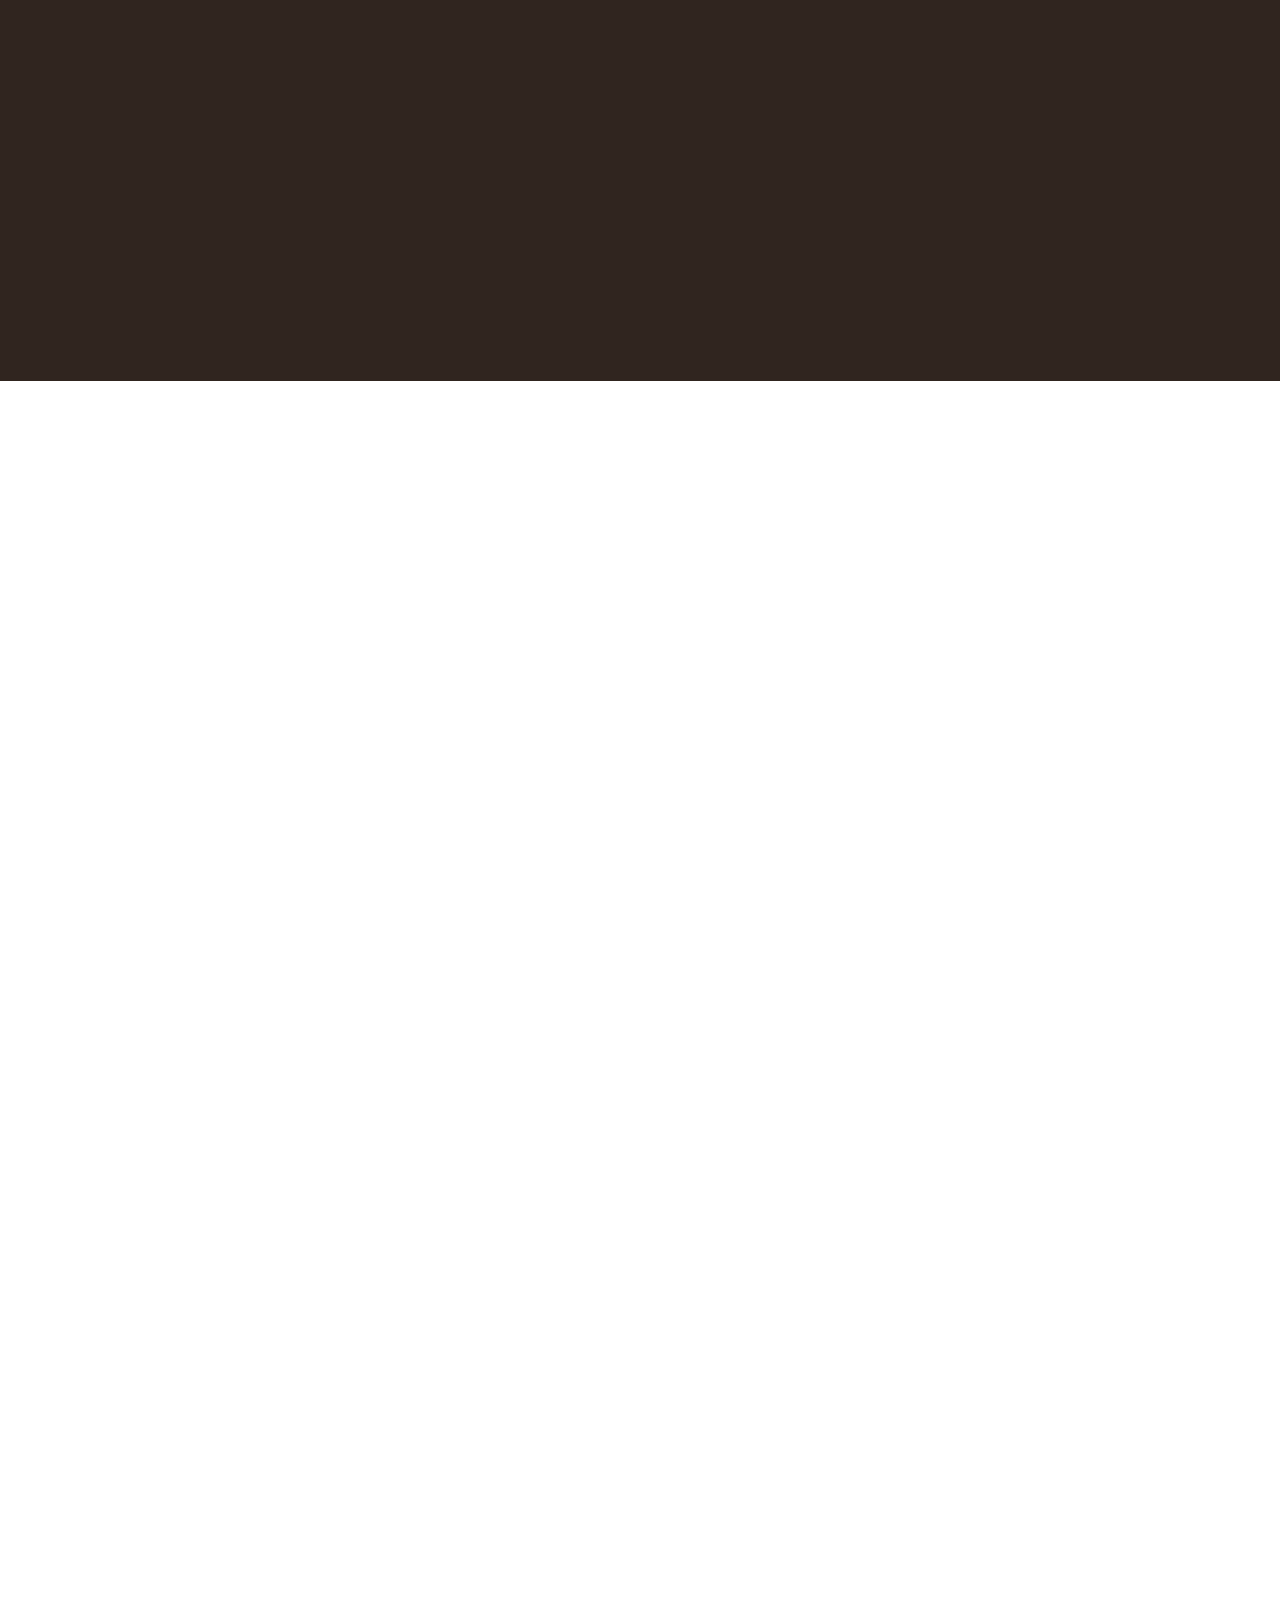
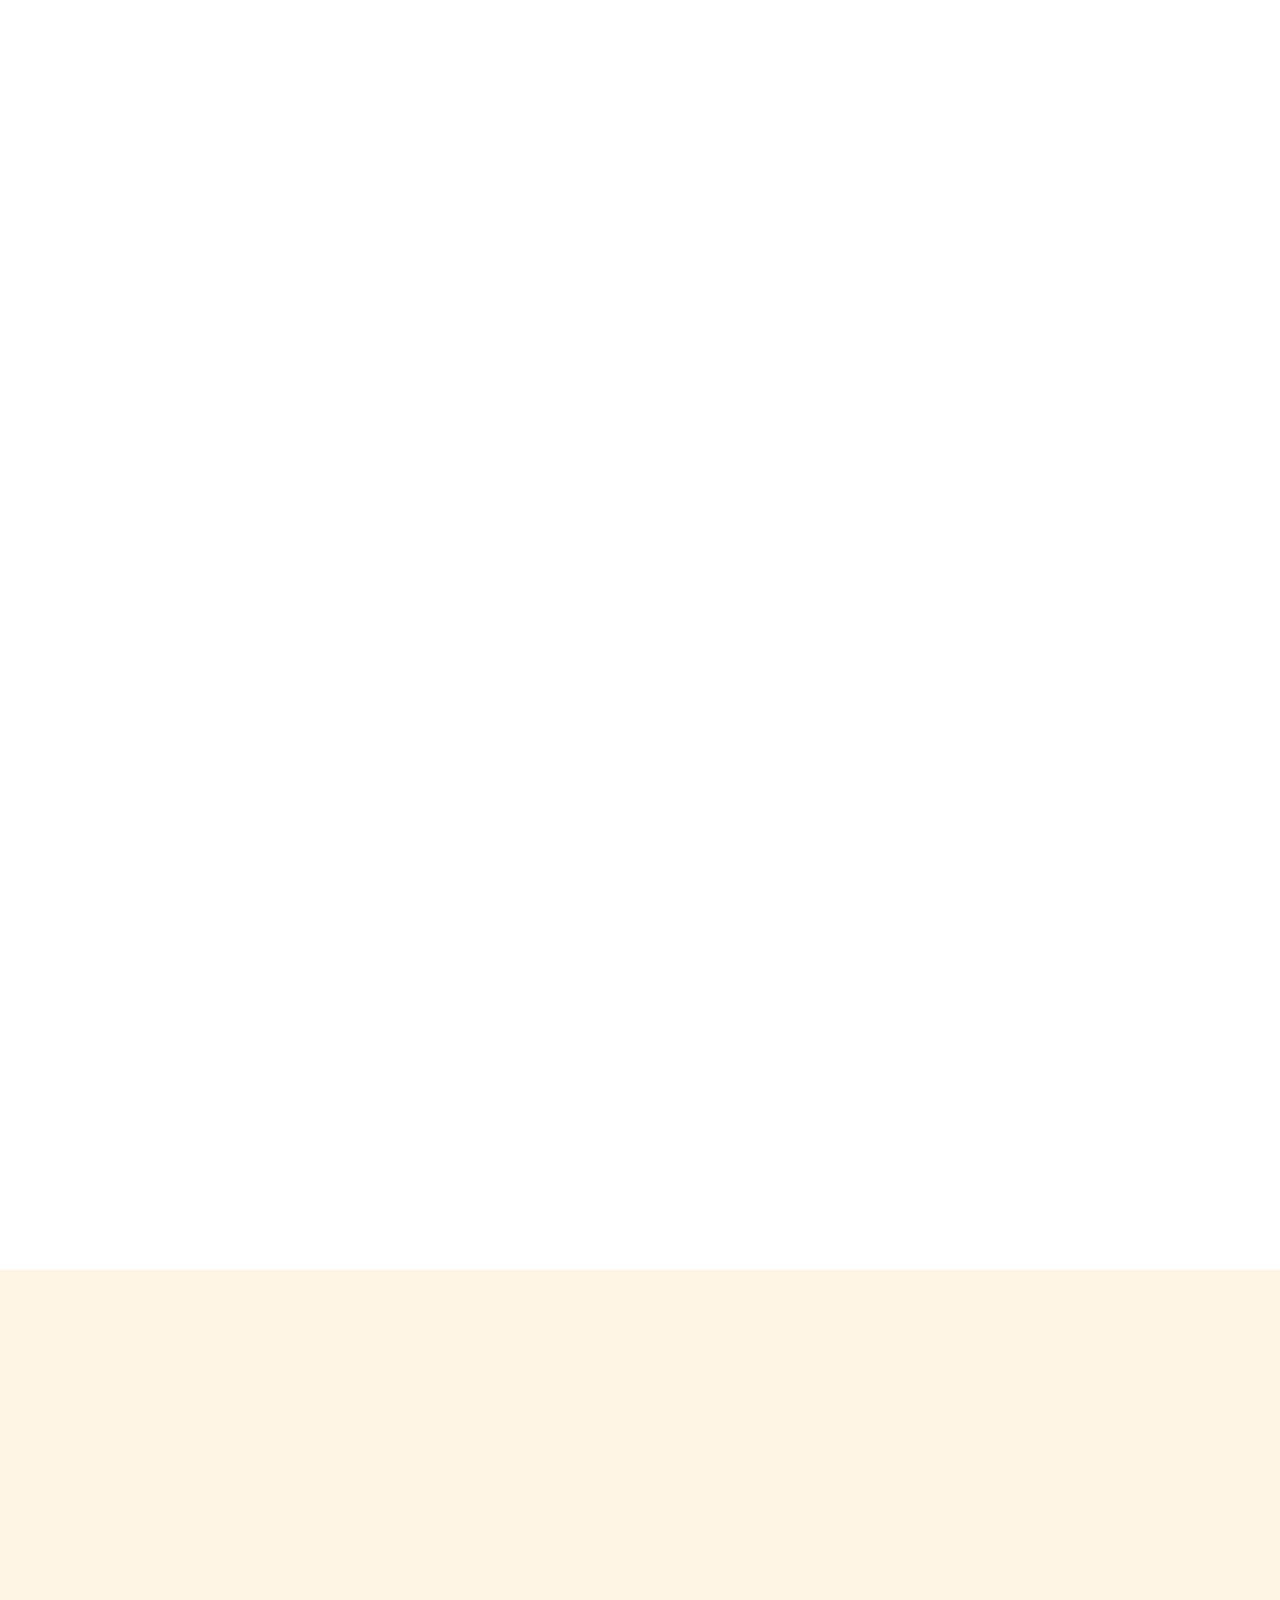
<file: generic.html>
<!DOCTYPE html>
<html lang="en" class="no-js" >
<head>

    <!--- basic page needs
    ================================================== -->
    <meta charset="utf-8">
    <meta name="viewport" content="width=device-width, initial-scale=1">
    <title>Generic - Cabinets2go</title>

    <script>
        document.documentElement.classList.remove('no-js');
        document.documentElement.classList.add('js');
    </script>

    <!-- CSS
    ================================================== -->
    <link rel="stylesheet" href="css/vendor.css">
    <link rel="stylesheet" href="css/styles.css">

    <!-- favicons
    ================================================== -->
    <link rel="apple-touch-icon" sizes="180x180" href="apple-touch-icon.png">
    <link rel="icon" type="image/png" sizes="32x32" href="favicon-32x32.png">
    <link rel="icon" type="image/png" sizes="16x16" href="favicon-16x16.png">
    <link rel="manifest" href="site.webmanifest">

</head>


<body id="top">


    <!-- preloader
    ================================================== -->
    <div id="preloader">
        <div id="loader" class="dots-fade">
            <div></div>
            <div></div>
            <div></div>
        </div>
    </div>


    <!-- page wrap
    ================================================== -->
    <div id="page" class="s-pagewrap">


        <!-- # site header 
        ================================================== -->
        <header class="s-header">

            <div class="row s-header__inner width-sixteen-col">

                <div class="s-header__block">
                    <div class="s-header__logo">
                        <a class="logo" href="index.html">
                            <img src="images/logo.svg" alt="Homepage">
                        </a>
                    </div>

                    <a class="s-header__menu-toggle" href="#0"><span>Menu</span></a>
                </div> <!-- end s-header__block -->

                <nav class="s-header__nav">
    
                    <ul class="s-header__menu-links">
                        <li><a href="about.html">About</a></li>
                        <li><a href="services.html">Services</a></li>
                        <li><a href="blog.html">Journal</a></li>
                        <li><a href="contact.html">Contact</a></li>
                    </ul> <!-- s-header__menu-links -->

                    <div class="s-header__contact">
                        <a href="contact.html" class="btn btn--primary s-header__contact-btn">Let's Work Together</a>                        
                    </div> <!-- s-header__contact -->
    
                </nav> <!-- end s-header__nav -->

            </div> <!-- end s-header__inner -->

        </header> <!-- end s-header -->


        <!-- # site main content
        ================================================== -->
        <section id="content" class="s-content">

               <section class="s-pageheader pageheader">
                    <div class="row">
                        <div class="column xl-12">
                            <h1 class="page-title">
                               A Simple Generic Page
                            </h1>
                            
                        </div>
                    </div>
               </section> <!-- end pageheader --> 

               <section class="s-pagecontent pagecontent">

                    <div class="row pageintro">
                        <div class="column xl-6 lg-12">
                            <h2 class="text-display-title">A short phrase about whatever you want to say</h2>
                        </div>
                        <div class="column xl-6 lg-12 u-flexitem-x-right">
                            <p class="lead">
                            Lorem ipsum dolor sit amet consectetur, adipisicing elit. Alias eos quas blanditiis, quos sint nostrum fugit aperiam 
                            inventore optio itaque molestias corporis, ipsa tenetur eligendi nihil iste porro, natus culpa consequuntur? Maxime, 
                            corporis tempore. Sed tenetur veritatis velit recusandae eum, molestiae voluptate ducimus laudantium esse illo. 
                            </p>
                        </div>                       
                    </div> <!-- end pageintro -->   
                    
                    <div class="row pagemedia">
                        <d class="column xl-12">
                            <figure class="page-media">                                
                                <img src="images/sample-1200.jpg" 
                                     srcset="images/sample-2400.jpg 2400w, 
                                             images/sample-1200.jpg 1200w, 
                                             images/sample-600.jpg 600w" sizes="(max-width: 2400px) 100vw, 2400px" alt="">
                            </figure>
                        </d>
                    </div> <!-- end pagemedia -->

                    <div class="row width-narrower pagemain">
                        <div class="column xl-12"> 

                            <h2>Nostrum In Facilis</h2>
                            <p>
                            Eaque temporibus culpa perferendis expedita assumenda mollitia magnam. Lorem ipsum dolor sit amet consectetur adipisicing elit
                            facilis voluptates voluptatum animi numquam quas ea praesentium quaerat maxime sunt odit inventore itaque est et autem sequi nulla. 
                            Distinctio obcaecati nesciunt asperiores dolorum tenetur voluptates, nemo alias doloremque. Quos cumque ipsum laudantium odio vero 
                            aut odit nostrum aliquam? Nostrum in facilis, minus fuga quasi voluptas explicabo possimus incidunt, expedita tempora eius rem nobis sequi. 
                            Doloribus esse sint suscipit quam nisi blanditiis voluptate explicabo.
                            </p>

                            <h2>Eaque Temporibus Tulpa</h2>

                            <p>
                            Quibusdam quis autem voluptatibus earum vel ex error ea magni. Rerum quam quos. Aut asperiores sit mollitia. Rem neque et voluptatem 
                            eos quia sed eligendi et. Eaque velit eligendi ut magnam. Cumque ducimus laborum doloribus facere maxime vel earum quidem enim suscipit. 
                            Numquam, corporis accusamus commodi saepe nostrum nesciunt nisi rem necessitatibus unde laboriosam molestias, quam ipsa voluptatum sed 
                            ex cumque facilis assumenda maiores tempore reiciendis enim accusantium.
                            </p>

                            <h2>Blanditiis Voluptate Explicabo</h2>
                            <p>
                            Lorem ipsum dolor sit amet consectetur adipisicing elit. Eaque temporibus culpa perferendis expedita assumenda mollitia magnam, 
                            facilis voluptates voluptatum animi numquam quas ea praesentium quaerat maxime sunt odit inventore itaque est et autem sequi nulla. 
                            Distinctio obcaecati nesciunt asperiores dolorum tenetur voluptates, nemo alias doloremque. Quos cumque ipsum laudantium odio vero aut 
                            odit nostrum aliquam? Nostrum in facilis, minus fuga quasi voluptas explicabo possimus incidunt, expedita tempora eius rem nobis sequi. 
                            Doloribus esse sint suscipit quam nisi blanditiis voluptate explicabo.
                            </p>

                            <p>
                            Quibusdam quis autem voluptatibus earum vel ex error ea magni. Rerum quam quos. Aut asperiores sit mollitia. Rem neque et voluptatem 
                            eos quia sed eligendi et. Eaque velit eligendi ut magnam. Cumque ducimus laborum doloribus facere maxime vel earum quidem enim suscipit. 
                            Numquam, corporis accusamus commodi saepe nostrum nesciunt nisi rem necessitatibus unde laboriosam molestias, quam ipsa voluptatum sed 
                            ex cumque facilis assumenda maiores tempore reiciendis enim accusantium?
                            </p>                   

                            <h2>Et Assumenda Debitis Aut Quidem</h2>
                            <p>
                            Lorem ipsum dolor sit amet consectetur adipisicing elit. Et assumenda debitis aut quidem ad voluptates quibusdam soluta temporibus, 
                            eveniet nobis tempore sunt, provident sapiente accusamus dignissimos voluptatum fugiat nulla dicta nihil molestiae aspernatur error in. 
                            Ut quo porro voluptatum delectus asperiores culpa non cum facere minima nesciunt assumenda, praesentium reprehenderit accusamus, quam 
                            repellat nobis nemo? Ut magnam unde culpa pariatur possimus sunt fugiat ea maxime praesentium eaque quo odio sed eligendi harum dolor, 
                            repellendus reprehenderit facere nihil quam. Saepe, magni.
                            </p>

                        </div> <!-- end grid-block-->
                    </div> <!-- end pagemain -->

               </section> <!-- pagecontent -->

               <section class="s-testimonials">

                    <div class="s-testimonials__header row row-x-center text-center">
                        <div class="column xl-8 lg-12">
        
                            <p class="text-pretitle">
                            Testimonials
                            </p>
                            <h3>
                            Reviews From Real Clients
                            </h3>                        
        
                        </div>
                    </div> <!--end s-testimonials__header -->

                    <div class="row s-testimonials__content">
                        <div class="column xl-12 testimonials">

                            <div class="swiper-container testimonials__slider page-slider">

                                <div class="swiper-wrapper">
                                    <div class="testimonials__slide swiper-slide">
                                        <p>
                                        Molestiae incidunt consequatur quis ipsa autem nam sit enim magni. Voluptas tempore rem. 
                                        Explicabo a quaerat sint autem dolore ducimus ut consequatur neque. Nisi dolores quaerat fuga rem nihil nostrum.
                                        Laudantium quia consequatur molestias.
                                        </p>
                                        <div class="testimonials__author">
                                            <img src="images/avatars/user-01.jpg" alt="Author image" class="testimonials__avatar">
                                            <cite class="testimonials__cite">
                                                <strong>John Rockefeller</strong>
                                                <span>Standard Oil Co.</span>
                                            </cite>
                                        </div>
                                    </div>
                                    <div class="testimonials__slide swiper-slide">
                                        <p>
                                        Voluptas tempore rem. Molestiae incidunt consequatur quis ipsa autem nam sit enim magni. 
                                        Explicabo a quaerat sint autem dolore ducimus ut consequatur neque. Nisi dolores quaerat fuga rem nihil nostrum.
                                        Laudantium quia consequatur molestias.
                                        </p>
                                        <div class="testimonials__author">
                                            <img src="images/avatars/user-04.jpg" alt="Author image" class="testimonials__avatar">
                                            <cite class="testimonials__cite">
                                                <strong>Andrew Carnegie</strong>
                                                <span>Carnegie Steel Co.</span>
                                            </cite>
                                        </div>
                                    </div>
                                    <div class="testimonials__slide swiper-slide">
                                        <p>
                                        Nisi dolores quaerat fuga rem nihil nostrum. Molestiae incidunt consequatur quis ipsa autem nam sit enim magni. 
                                        Voluptas tempore rem. Explicabo a quaerat sint autem dolore ducimus ut consequatur neque. 
                                        Laudantium quia consequatur molestias.
                                        </p>
                                        <div class="testimonials__author">
                                            <img src="images/avatars/user-06.jpg" alt="Author image" class="testimonials__avatar">
                                            <cite class="testimonials__cite">
                                                <strong>Henry Ford</strong>
                                                <span>Ford Motor Co.</span>
                                            </cite>
                                        </div>
                                    </div>
                                    <div class="testimonials__slide swiper-slide">
                                        <p>
                                        Molestiae incidunt consequatur quis ipsa autem nam sit enim magni. Voluptas tempore rem. 
                                        Explicabo a quaerat sint autem dolore ducimus ut consequatur neque. Nisi dolores quaerat fuga rem nihil nostrum.
                                        Laudantium quia consequatur molestias.
                                        </p>
                                        <div class="testimonials__author">
                                            <img src="images/avatars/user-02.jpg" alt="Author image" class="testimonials__avatar">
                                            <cite class="testimonials__cite">
                                                <strong>John Morgan</strong>
                                                <span>JP Morgan & Co.</span>
                                            </cite>
                                        </div>
                                    </div> 
                                </div> <!-- end swiper-wrapper --> 

                                <div class="swiper-pagination"></div>

                            </div> <!--end testimonials__slider --> 

                        </div> <!-- testimonials -->
                    </div> <!--end s-testimonials__content -->

               </section> <!-- end s-testimonials -->

        </section> <!-- s-content-->

        <!-- # cta
        ================================================== -->
        <section id="cta" class="s-cta">

            <div class="row row-x-center text-center">
                <div class="column xl-8 lg-12">

                    <div class="s-cta__content">
                        <h2 class="text-display-title">
                        Get started with a consultation today.
                        </h2>
                        <p class="lead">
                        Lorem ipsum dolor sit, amet consectetur adipisicing elit. Quis rem, esse doloribus sint eaque at debitis enim vitae minus expedita ratione dignissimos sit nostrum optio sequi. Ipsa at beatae quam.
                        </p>
                        <a href="contact.html" class="btn btn--primary">Let's Work Together</a>
                    </div>

                </div>
            </div>

        </section> <!-- end s-cta -->


        <!-- # footer 
        ================================================== -->
        <footer class="s-footer">
            <div class="row s-footer__content">
                <div class="column xl-6 lg-6 md-12 s-footer__block s-footer__about">                    
                    <h3>About Cabinets2go</h3>
                    <p>
                    Lorem ipsum dolor sit amet consectetur adipisicing elit. Voluptas illum quasi facere libero, 
                    fugiat laboriosam possimus reprehenderit eveniet vero voluptatum fugit ad quis veritatis suscipit beatae 
                    incidunt perferendis tempore earum hic repellendus quisquam recusandae ipsa id esse. Nobis, aut deleniti.
                    Lorem ipsum dolor sit amet consectetur, adipisicing elit. Facere ratione dignissimos.
                    </p>               
                </div>                
                <div class="column xl-3 lg-6 md-12 s-footer__block s-footer__site-links">
                    <h3>Site Links</h3>
                    <ul class="link-list">
                        <li><a href="index.html">Home</a></li>
                        <li><a href="services.html">Services</a></li>
                        <li><a href="blog.html">Journal</a></li>
                        <li><a href="about.html">About</a></li>
                        <li><a href="contact.html">Contact</a></li>
                        <li><a href="https://www.dreamhost.com/r.cgi?287326">DreamHost</a></li>
                    </ul>
                </div>
                <div class="column xl-3 lg-6 md-12 tab-12 s-footer__block s-footer__newsletter">
                    <h3>Newsletter</h3>

                    <p>
                    Lorem ipsum dolor sit amet consectetur, adipisicing elit. Facere ratione dignissimos.
                    </p>

                    <div class="subscribe-form">
                        <form id="mc-form" class="mc-form">
                            <input type="email" name="EMAIL" id="mce-EMAIL" class="u-fullwidth text-center" placeholder="Your Email Address" title="The domain portion of the email address is invalid (the portion after the @)." pattern="^([^\x00-\x20\x22\x28\x29\x2c\x2e\x3a-\x3c\x3e\x40\x5b-\x5d\x7f-\xff]+|\x22([^\x0d\x22\x5c\x80-\xff]|\x5c[\x00-\x7f])*\x22)(\x2e([^\x00-\x20\x22\x28\x29\x2c\x2e\x3a-\x3c\x3e\x40\x5b-\x5d\x7f-\xff]+|\x22([^\x0d\x22\x5c\x80-\xff]|\x5c[\x00-\x7f])*\x22))*\x40([^\x00-\x20\x22\x28\x29\x2c\x2e\x3a-\x3c\x3e\x40\x5b-\x5d\x7f-\xff]+|\x5b([^\x0d\x5b-\x5d\x80-\xff]|\x5c[\x00-\x7f])*\x5d)(\x2e([^\x00-\x20\x22\x28\x29\x2c\x2e\x3a-\x3c\x3e\x40\x5b-\x5d\x7f-\xff]+|\x5b([^\x0d\x5b-\x5d\x80-\xff]|\x5c[\x00-\x7f])*\x5d))*(\.\w{2,})+$" required>
                            <input type="submit" name="subscribe" value="Subscribe" class="btn btn--primary btn--small u-fullwidth">
                            <!-- <div style="position: absolute; left: -5000px;" aria-hidden="true"><input type="text" name="b_cdb7b577e41181934ed6a6a44_9a91cfe7b3" tabindex="-1" value=""></div> -->
                            <div class="mc-status"></div>
                        </form>
                    </div>
                </div>
            </div>    
            
            <div class="row s-footer__bottom">
                <div class="column xl-6 lg-12">
                    <ul class="s-footer__social social-list">
                        <li>
                            <a href="#0">
                                <svg xmlns="http://www.w3.org/2000/svg" width="24" height="24" viewBox="0 0 24 24" style="fill:rgba(0, 0, 0, 1);transform:;-ms-filter:"><path d="M20,3H4C3.447,3,3,3.448,3,4v16c0,0.552,0.447,1,1,1h8.615v-6.96h-2.338v-2.725h2.338v-2c0-2.325,1.42-3.592,3.5-3.592 c0.699-0.002,1.399,0.034,2.095,0.107v2.42h-1.435c-1.128,0-1.348,0.538-1.348,1.325v1.735h2.697l-0.35,2.725h-2.348V21H20 c0.553,0,1-0.448,1-1V4C21,3.448,20.553,3,20,3z"></path></svg>
                                <span class="u-screen-reader-text">Facebook</span>
                            </a>
                        </li>
                        <li>
                            <a href="#0">
                                <svg xmlns="http://www.w3.org/2000/svg" width="24" height="24" viewBox="0 0 24 24" style="fill:rgba(0, 0, 0, 1);transform:;-ms-filter:"><path d="M19.633,7.997c0.013,0.175,0.013,0.349,0.013,0.523c0,5.325-4.053,11.461-11.46,11.461c-2.282,0-4.402-0.661-6.186-1.809 c0.324,0.037,0.636,0.05,0.973,0.05c1.883,0,3.616-0.636,5.001-1.721c-1.771-0.037-3.255-1.197-3.767-2.793 c0.249,0.037,0.499,0.062,0.761,0.062c0.361,0,0.724-0.05,1.061-0.137c-1.847-0.374-3.23-1.995-3.23-3.953v-0.05 c0.537,0.299,1.16,0.486,1.82,0.511C3.534,9.419,2.823,8.184,2.823,6.787c0-0.748,0.199-1.434,0.548-2.032 c1.983,2.443,4.964,4.04,8.306,4.215c-0.062-0.3-0.1-0.611-0.1-0.923c0-2.22,1.796-4.028,4.028-4.028 c1.16,0,2.207,0.486,2.943,1.272c0.91-0.175,1.782-0.512,2.556-0.973c-0.299,0.935-0.936,1.721-1.771,2.22 c0.811-0.088,1.597-0.312,2.319-0.624C21.104,6.712,20.419,7.423,19.633,7.997z"></path></svg>
                                <span class="u-screen-reader-text">Twitter</span>
                            </a>
                        </li>
                        <li>
                            <a href="#0">
                                <svg xmlns="http://www.w3.org/2000/svg" width="24" height="24" viewBox="0 0 24 24" style="fill:rgba(0, 0, 0, 1);transform:;-ms-filter:"><path d="M11.999,7.377c-2.554,0-4.623,2.07-4.623,4.623c0,2.554,2.069,4.624,4.623,4.624c2.552,0,4.623-2.07,4.623-4.624 C16.622,9.447,14.551,7.377,11.999,7.377L11.999,7.377z M11.999,15.004c-1.659,0-3.004-1.345-3.004-3.003 c0-1.659,1.345-3.003,3.004-3.003s3.002,1.344,3.002,3.003C15.001,13.659,13.658,15.004,11.999,15.004L11.999,15.004z"></path><circle cx="16.806" cy="7.207" r="1.078"></circle><path d="M20.533,6.111c-0.469-1.209-1.424-2.165-2.633-2.632c-0.699-0.263-1.438-0.404-2.186-0.42 c-0.963-0.042-1.268-0.054-3.71-0.054s-2.755,0-3.71,0.054C7.548,3.074,6.809,3.215,6.11,3.479C4.9,3.946,3.945,4.902,3.477,6.111 c-0.263,0.7-0.404,1.438-0.419,2.186c-0.043,0.962-0.056,1.267-0.056,3.71c0,2.442,0,2.753,0.056,3.71 c0.015,0.748,0.156,1.486,0.419,2.187c0.469,1.208,1.424,2.164,2.634,2.632c0.696,0.272,1.435,0.426,2.185,0.45 c0.963,0.042,1.268,0.055,3.71,0.055s2.755,0,3.71-0.055c0.747-0.015,1.486-0.157,2.186-0.419c1.209-0.469,2.164-1.424,2.633-2.633 c0.263-0.7,0.404-1.438,0.419-2.186c0.043-0.962,0.056-1.267,0.056-3.71s0-2.753-0.056-3.71C20.941,7.57,20.801,6.819,20.533,6.111z M19.315,15.643c-0.007,0.576-0.111,1.147-0.311,1.688c-0.305,0.787-0.926,1.409-1.712,1.711c-0.535,0.199-1.099,0.303-1.67,0.311 c-0.95,0.044-1.218,0.055-3.654,0.055c-2.438,0-2.687,0-3.655-0.055c-0.569-0.007-1.135-0.112-1.669-0.311 c-0.789-0.301-1.414-0.923-1.719-1.711c-0.196-0.534-0.302-1.099-0.311-1.669c-0.043-0.95-0.053-1.218-0.053-3.654 c0-2.437,0-2.686,0.053-3.655c0.007-0.576,0.111-1.146,0.311-1.687c0.305-0.789,0.93-1.41,1.719-1.712 c0.534-0.198,1.1-0.303,1.669-0.311c0.951-0.043,1.218-0.055,3.655-0.055c2.437,0,2.687,0,3.654,0.055 c0.571,0.007,1.135,0.112,1.67,0.311c0.786,0.303,1.407,0.925,1.712,1.712c0.196,0.534,0.302,1.099,0.311,1.669 c0.043,0.951,0.054,1.218,0.054,3.655c0,2.436,0,2.698-0.043,3.654H19.315z"></path></svg>
                                <span class="u-screen-reader-text">Instagram</span>
                            </a>
                        </li>
                        <li>
                            <a href="#0">
                                <svg xmlns="http://www.w3.org/2000/svg" width="24" height="24" viewBox="0 0 24 24" style="fill: rgba(0, 0, 0, 1);transform: ;msFilter:;"><path d="M20.66 6.98a9.932 9.932 0 0 0-3.641-3.64C15.486 2.447 13.813 2 12 2s-3.486.447-5.02 1.34c-1.533.893-2.747 2.107-3.64 3.64S2 10.187 2 12s.446 3.487 1.34 5.02a9.924 9.924 0 0 0 3.641 3.64C8.514 21.553 10.187 22 12 22s3.486-.447 5.02-1.34a9.932 9.932 0 0 0 3.641-3.64C21.554 15.487 22 13.813 22 12s-.446-3.487-1.34-5.02zM12 3.66c2 0 3.772.64 5.32 1.919-.92 1.174-2.286 2.14-4.1 2.9-1.002-1.813-2.088-3.327-3.261-4.54A7.715 7.715 0 0 1 12 3.66zM5.51 6.8a8.116 8.116 0 0 1 2.711-2.22c1.212 1.201 2.325 2.7 3.34 4.5-2 .6-4.114.9-6.341.9-.573 0-1.006-.013-1.3-.04A8.549 8.549 0 0 1 5.51 6.8zM3.66 12c0-.054.003-.12.01-.2.007-.08.01-.146.01-.2.254.014.641.02 1.161.02 2.666 0 5.146-.367 7.439-1.1.187.373.381.793.58 1.26-1.32.293-2.674 1.006-4.061 2.14S6.4 16.247 5.76 17.5c-1.4-1.587-2.1-3.42-2.1-5.5zM12 20.34c-1.894 0-3.594-.587-5.101-1.759.601-1.187 1.524-2.322 2.771-3.401 1.246-1.08 2.483-1.753 3.71-2.02a29.441 29.441 0 0 1 1.56 6.62 8.166 8.166 0 0 1-2.94.56zm7.08-3.96a8.351 8.351 0 0 1-2.58 2.621c-.24-2.08-.7-4.107-1.379-6.081.932-.066 1.765-.1 2.5-.1.799 0 1.686.034 2.659.1a8.098 8.098 0 0 1-1.2 3.46zm-1.24-5c-1.16 0-2.233.047-3.22.14a27.053 27.053 0 0 0-.68-1.62c2.066-.906 3.532-2.006 4.399-3.3 1.2 1.414 1.854 3.027 1.96 4.84-.812-.04-1.632-.06-2.459-.06z"></path></svg>
                                <span class="u-screen-reader-text">Dribbble</span>
                            </a>
                        </li>
                    </ul> <!-- end s-footer__social -->
                </div>
                <div class="column xl-6 lg-12">
                    <p class="ss-copyright">
                        <span>© Copyright Cabinets2go 2022</span> 
                        <span>Design by <a href="https://www.styleshout.com/">StyleShout</a> Distribution By <a href="https://themewagon.com">ThemeWagon</a></span>
                    </p>
                </div>

                <div class="ss-go-top">
                    <a class="smoothscroll" title="Back to Top" href="#top">
                        <svg xmlns="http://www.w3.org/2000/svg" viewBox="0 0 24 24" width="36" height="36" fill="none" stroke="#ffffff" stroke-width="1" stroke-linecap="round" stroke-linejoin="round">&lt;!--!  Atomicons Free 1.00 by @atisalab License - https://atomicons.com/license/ (Icons: CC BY 4.0) Copyright 2021 Atomicons --&gt;<polyline points="17 11 12 6 7 11"></polyline><line x1="12" y1="18" x2="12" y2="6"></line></svg>
                    </a>
                </div> <!-- end ss-go-top -->
            </div>
            
        </footer> <!-- end s-footer -->

    </div> <!-- end page-wrap -->

    <!-- Java Script
    ================================================== -->
    <script src="js/plugins.js"></script>
    <script src="js/main.js"></script>

</body>
</html>
</file>
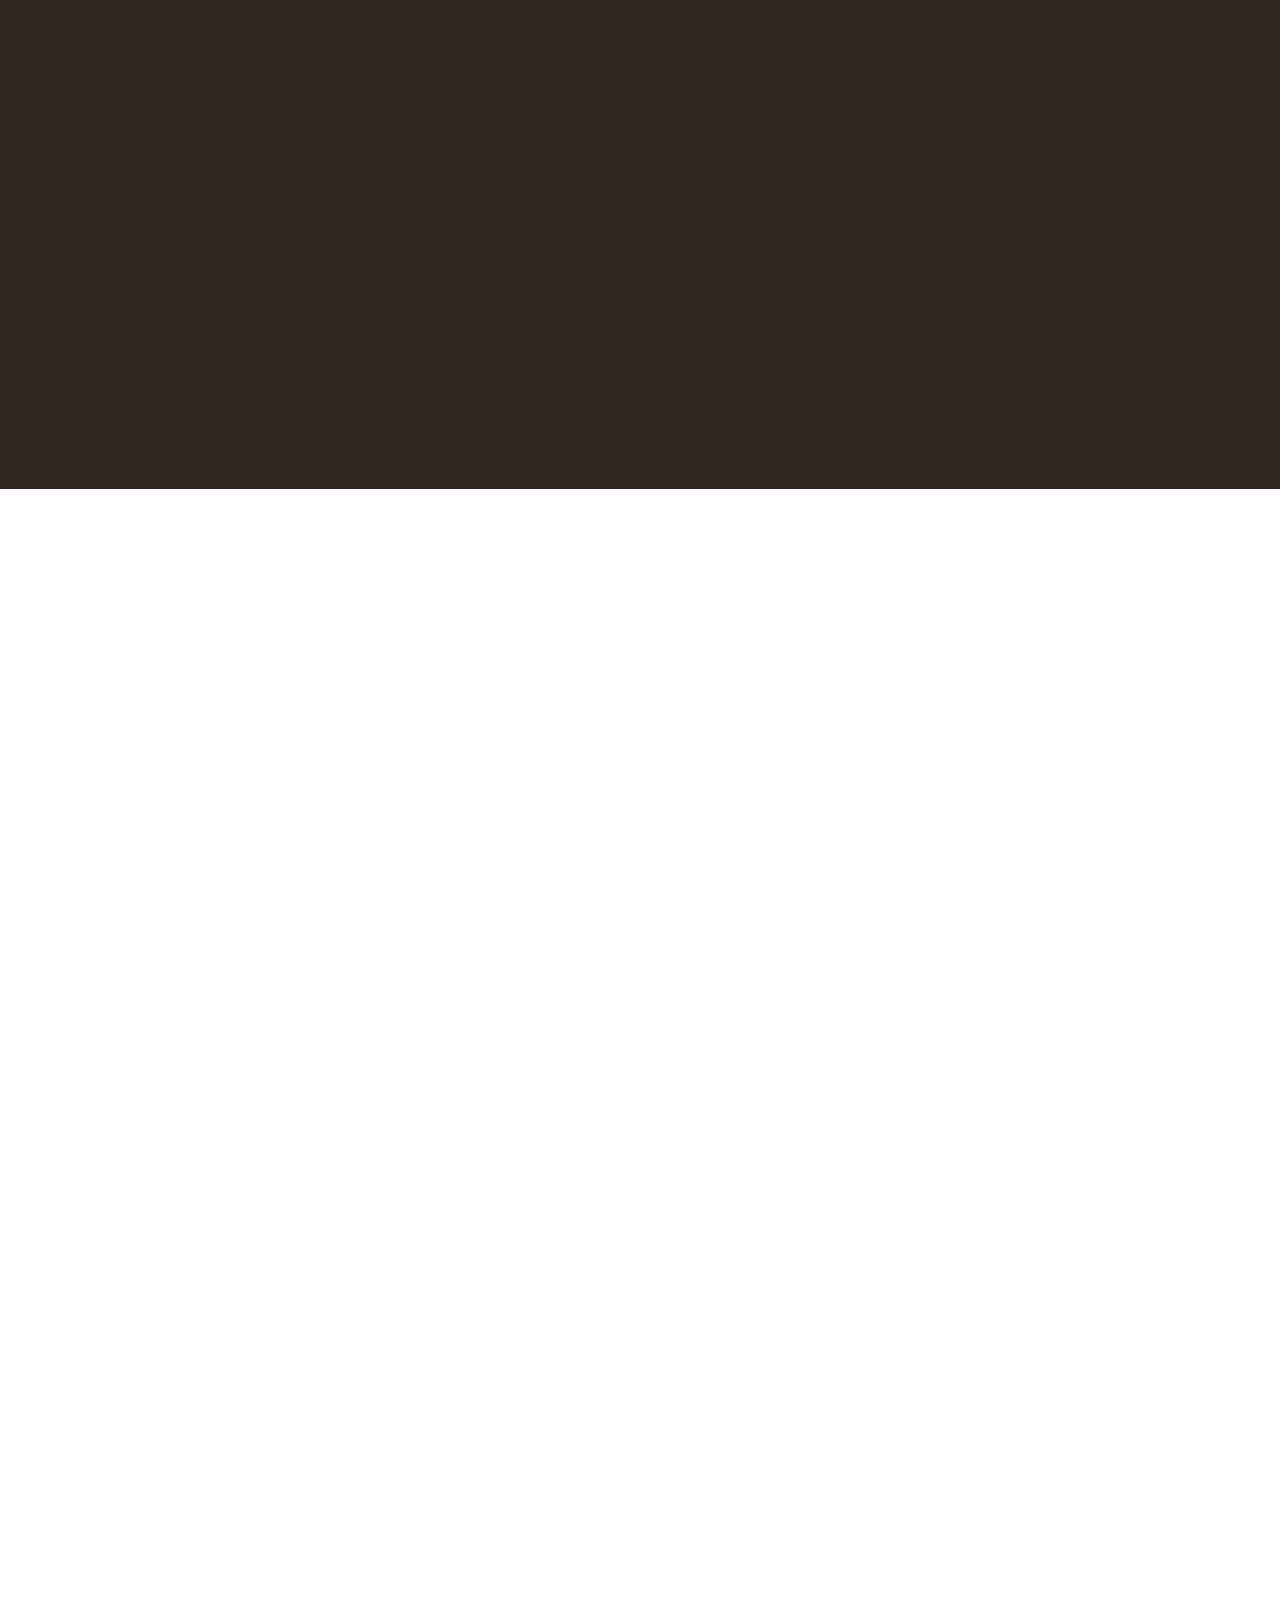
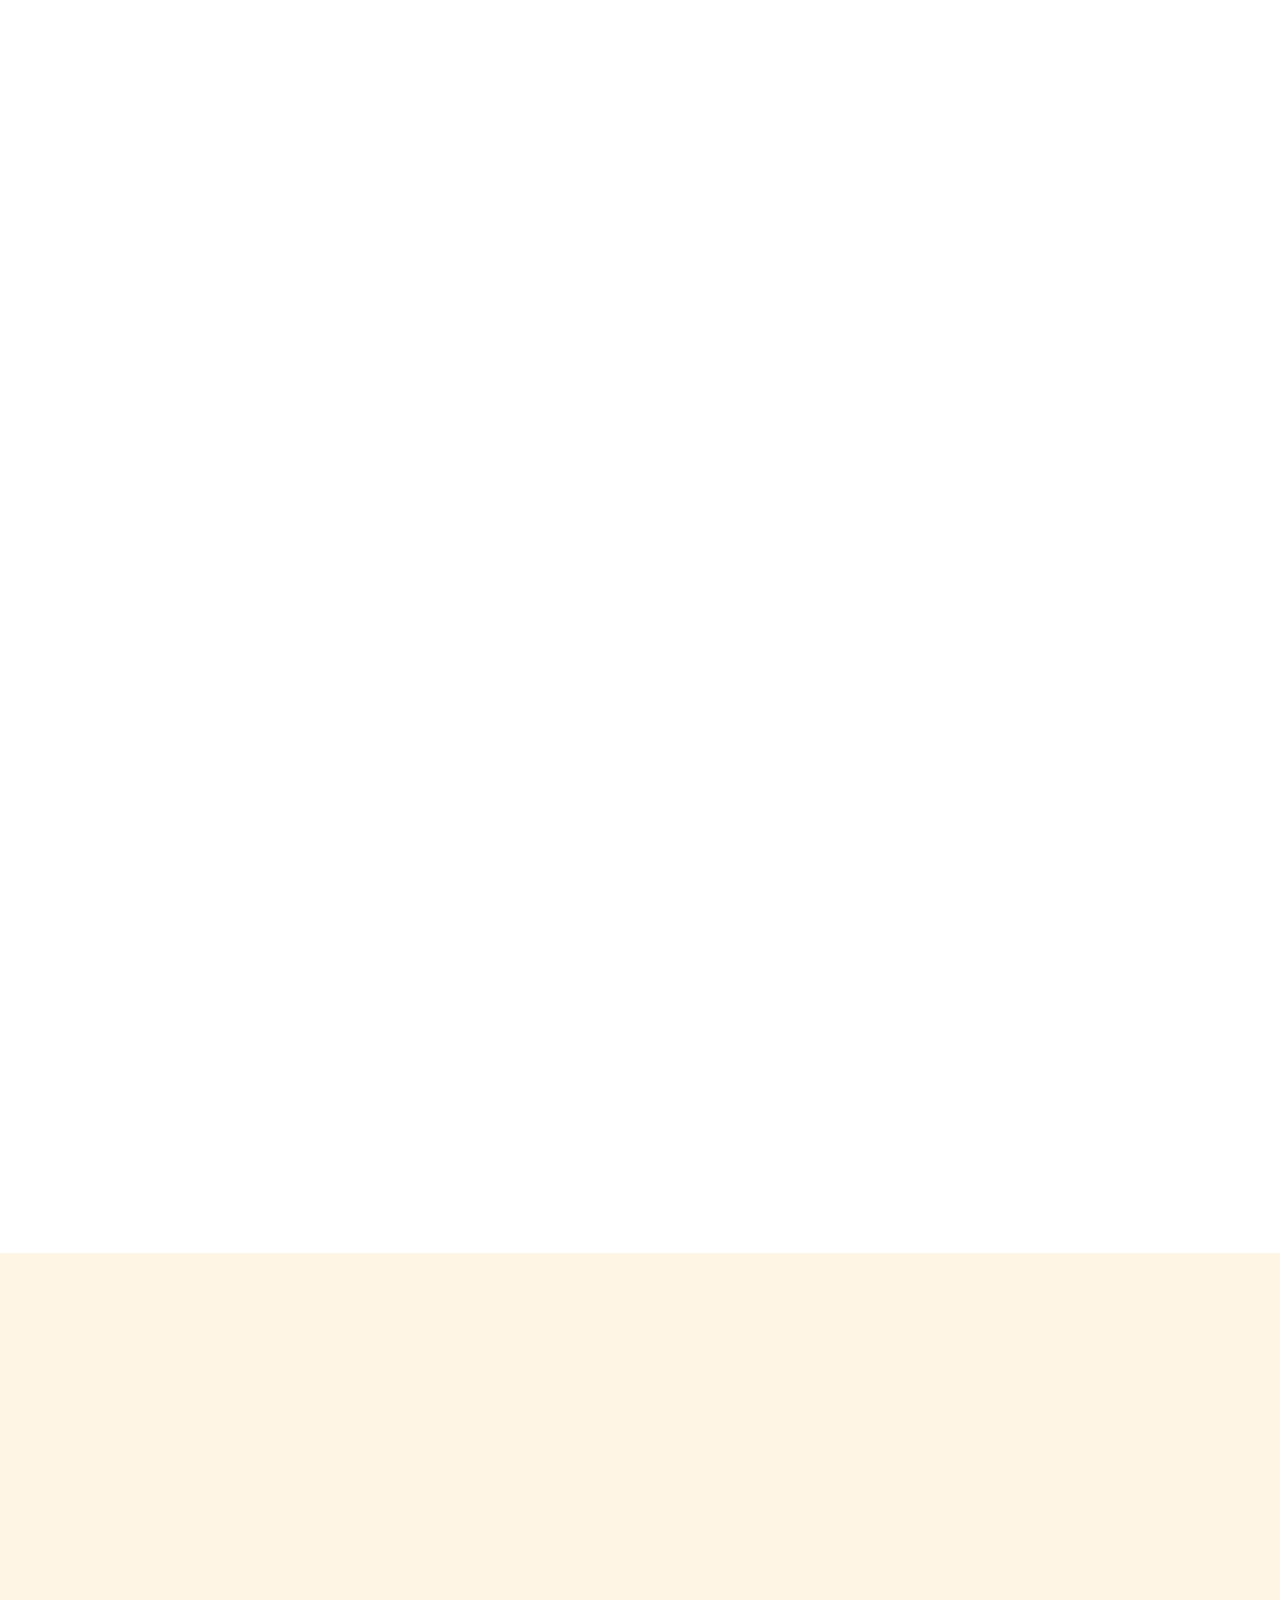
<file: services.html>
<!DOCTYPE html>
<html lang="en" class="no-js" >
<head>

    <!--- basic page needs
    ================================================== -->
    <meta charset="utf-8">
    <meta name="viewport" content="width=device-width, initial-scale=1">
    <title>Services - Cabinets2go</title>

    <script>
        document.documentElement.classList.remove('no-js');
        document.documentElement.classList.add('js');
    </script>

    <!-- CSS
    ================================================== -->
    <link rel="stylesheet" href="css/vendor.css">
    <link rel="stylesheet" href="css/styles.css">

    <!-- favicons
    ================================================== -->
    <link rel="apple-touch-icon" sizes="180x180" href="apple-touch-icon.png">
    <link rel="icon" type="image/png" sizes="32x32" href="favicon-32x32.png">
    <link rel="icon" type="image/png" sizes="16x16" href="favicon-16x16.png">
    <link rel="manifest" href="site.webmanifest">

</head>


<body id="top">


    <!-- preloader
    ================================================== -->
    <div id="preloader">
        <div id="loader" class="dots-fade">
            <div></div>
            <div></div>
            <div></div>
        </div>
    </div>


    <!-- page wrap
    ================================================== -->
    <div id="page" class="s-pagewrap">

        <!-- # site header 
        ================================================== -->
        <header class="s-header">

            <div class="row s-header__inner width-sixteen-col">

                <div class="s-header__block">
                    <div class="s-header__logo">
                        <a class="logo" href="index.html">
                            <img src="images/logo.svg" alt="Homepage">
                        </a>
                    </div>

                    <a class="s-header__menu-toggle" href="#0"><span>Menu</span></a>
                </div> <!-- end s-header__block -->

                <nav class="s-header__nav">
    
                    <ul class="s-header__menu-links">
                        <li><a href="about.html">About</a></li>
                        <li class="current"><a href="services.html">Services</a></li>
                        <li><a href="blog.html">Journal</a></li>
                        <li><a href="contact.html">Contact</a></li>
                    </ul> <!-- s-header__menu-links -->

                    <div class="s-header__contact">
                        <a href="contact.html" class="btn btn--primary s-header__contact-btn">Let's Work Together</a>                        
                    </div> <!-- s-header__contact -->
    
                </nav> <!-- end s-header__nav -->

            </div> <!-- end s-header__inner -->

        </header> <!-- end s-header -->

        <!-- # site main content
        ================================================== -->
        <section id="content" class="s-content">

               <section class="s-pageheader pageheader">
                    <div class="row">
                        <div class="column xl-12">
                            <h1 class="page-title">
                                <span class="page-title__small-type text-pretitle">Services</span>
                                High-Impact Services
                            </h1>
                            
                        </div>
                    </div>
               </section> <!-- pageheader -->  

               <section class="s-pagecontent pagecontent">

                    <div class="row pageintro">
                        <div class="column xl-6 lg-12">
                            <h2 class="text-display-title">High-impact services to help your business</h2>
                        </div>
                        <div class="column xl-6 lg-12 u-flexitem-x-right">
                            <p class="lead">
                            Lorem ipsum dolor sit amet consectetur, adipisicing elit. Alias eos quas blanditiis, quos sint nostrum fugit aperiam 
                            inventore optio itaque molestias corporis, ipsa tenetur eligendi nihil iste porro, natus culpa consequuntur? Maxime, 
                            corporis tempore. Sed tenetur veritatis velit recusandae eum, molestiae voluptate ducimus laudantium esse illo 
                            doloribus atque eligendi deleniti iusto. 
                            </p>
                        </div>                       
                    </div>  <!-- pageintro -->       

                    <div class="row">
                        <div class="column xl-12 grid-block">             
                            
                            <div class="grid-full grid-list-items list-items show-ctr">
                                
                                <div class="grid-list-items__item list-items__item">
                                    <div class="list-items__item-header">
                                        <h3 class="list-items__item-title">Digital Marketing</h3>
                                    </div>
                                    <div class="list-items__item-text">
                                        <p>
                                        Rerum quam quos. Aut asperiores 
                                        sit mollitia. Rem neque et voluptatem eos quia sed eligendi et. Eaque velit eligendi ut 
                                        magnam. Cumque ducimus laborum doloribus facere maxime vel earum quidem enim suscipit.
                                        </p>

                                        <ul class="list-services">
                                            <li>Cumque Ducimus</li>
                                            <li>Maxime Vel</li>
                                            <li>Eligendi Et</li>
                                        </ul>
                                    </div>
                                </div> <!-- end list-items__item -->
                                <div class="grid-list-items__item list-items__item">
                                    <div class="list-items__item-header">
                                        <h3 class="list-items__item-title">Social Media Marketing</h3>
                                    </div>
                                    <div class="list-items__item-text">
                                        <p>
                                        Quibusdam quis autem voluptatibus earum vel ex error ea magni. Rerum quam quos. Aut asperiores 
                                        sit mollitia. Rem neque et voluptatem eos quia sed eligendi et. Eaque velit eligendi ut 
                                        magnam.
                                        </p>

                                        <ul class="list-services">
                                            <li>Lorem Ipsum</li>
                                            <li>voluptatibus Earum</li>
                                            <li>Cumque Ducimus</li>
                                        </ul>
                                    </div>
                                </div> <!-- end list-items__item -->
                                <div class="grid-list-items__item list-items__item">
                                    <div class="list-items__item-header">
                                        <h3 class="list-items__item-title">Content Marketing</h3>
                                    </div>
                                    <div class="list-items__item-text">
                                        <p>
                                        Rerum quam quos. Quibusdam quis autem voluptatibus earum vel ex error ea magni. Aut asperiores 
                                        sit mollitia. Rem neque et voluptatem eos quia sed eligendi et. Eaque velit eligendi ut 
                                        magnam.
                                        </p>

                                        <ul class="list-services">
                                            <li>Eaque velit</li>
                                            <li>Asperiores</li>
                                            <li>Cumque Ducimus</li>
                                        </ul>
                                    </div>
                                </div> <!-- end list-items__item -->
                                <div class="grid-list-items__item list-items__item">
                                    <div class="list-items__item-header">
                                        <h3 class="list-items__item-title">Paid Advertising</h3>
                                    </div>
                                    <div class="list-items__item-text">
                                        <p>
                                        Eaque velit eligendi ut magnam.Rerum quam quos. Aut asperiores 
                                        sit mollitia. Rem neque et voluptatem eos quia sed eligendi et. 
                                        Cumque ducimus laborum doloribus facere maxime vel earum quidem enim suscipit.
                                        </p>

                                        <ul class="list-services">
                                            <li>Cumque Ducimus</li>
                                            <li>Maxime Vel</li>
                                            <li>Eligendi Et</li>
                                        </ul>
                                    </div>
                                </div> <!-- end list-items__item -->
                                <div class="grid-list-items__item list-items__item">
                                    <div class="list-items__item-header">
                                        <h3 class="list-items__item-title">Search Engine Optimization</h3>
                                    </div>
                                    <div class="list-items__item-text">
                                        <p>
                                        Aut asperiores sit mollitia. Rem neque et voluptatem eos quia sed eligendi et. Eaque velit eligendi ut 
                                        magnam. Cumque ducimus laborum doloribus facere maxime vel earum quidem enim suscipit.
                                        </p>

                                        <ul class="list-services">
                                            <li>Cumque Ducimus</li>
                                            <li>Maxime Vel</li>
                                            <li>Eligendi Et</li>
                                        </ul>
                                    </div>
                                </div> <!-- end list-items__item -->
                                <div class="grid-list-items__item list-items__item">
                                    <div class="list-items__item-header">
                                        <h3 class="list-items__item-title">Advance Analytics</h3>
                                    </div>
                                    <div class="list-items__item-text">
                                        <p>
                                        Quibusdam quis autem voluptatibus earum vel ex error ea magni. Rerum quam quos. Aut asperiores 
                                        sit mollitia. Rem neque et voluptatem eos quia sed eligendi et. Eaque velit eligendi ut 
                                        magnam.
                                        </p>

                                        <ul class="list-services">
                                            <li>Lorem Ipsum</li>
                                            <li>Voluptatibus Earum</li>
                                            <li>Cumque Ducimus</li>
                                        </ul>
                                    </div>
                                </div> <!-- end list-items__item -->
                                <div class="grid-list-items__item list-items__item">
                                    <div class="list-items__item-header">
                                        <h3 class="list-items__item-title">Email Marketing</h3>
                                    </div>
                                    <div class="list-items__item-text">
                                        <p>
                                        Rerum quam quos. Aut asperiores 
                                        sit mollitia. Rem neque et voluptatem eos quia sed eligendi et. Eaque velit eligendi ut 
                                        magnam. Cumque ducimus laborum doloribus facere maxime vel earum quidem enim suscipit.
                                        </p>

                                        <ul class="list-services">
                                            <li>Doloribus</li>
                                            <li>Mollitia</li>
                                            <li>Eligendi Et</li>
                                        </ul>
                                    </div>
                                </div> <!-- end list-items__item -->
                                <div class="grid-list-items__item list-items__item">
                                    <div class="list-items__item-header">
                                        <h3 class="list-items__item-title">Conversion Rate Optimization</h3>
                                    </div>
                                    <div class="list-items__item-text">
                                        <p>
                                        Quibusdam quis autem voluptatibus earum vel ex error ea magni. Rerum quam quos. Aut asperiores 
                                        sit mollitia. Rem neque et voluptatem eos quia sed eligendi et. Eaque velit eligendi ut 
                                        magnam.
                                        </p>

                                        <ul class="list-services">
                                            <li>Cumque Ducimus</li>
                                            <li>Maxime Vel</li>
                                            <li>Eligendi Et</li>
                                        </ul>
                                    </div>
                                </div> <!-- end list-items__item -->
                                <div class="grid-list-items__item list-items__item">
                                    <div class="list-items__item-header">
                                        <h3 class="list-items__item-title">Web Design</h3>
                                    </div>
                                    <div class="list-items__item-text">
                                        <p>
                                        Aut asperiores sit mollitia. Rem neque et voluptatem eos quia sed eligendi et. Eaque velit eligendi ut 
                                        magnam. Cumque ducimus laborum doloribus facere maxime vel earum quidem enim suscipit.
                                        </p>

                                        <ul class="list-services">
                                            <li>Suscipit</li>
                                            <li>Voluptatem</li>
                                            <li>Eligendi Et</li>
                                        </ul>
                                    </div>
                                </div> <!-- end list-items__item -->
    
                            </div> <!-- grid-list-items -->
                           

                        </div> <!-- end grid-block-->
                    </div> <!-- end row -->

               </section> <!-- pagecontent -->

               <section class="s-testimonials">

                    <div class="s-testimonials__header row row-x-center text-center">
                        <div class="column xl-8 lg-12">
        
                            <p class="text-pretitle">
                            Testimonials
                            </p>
                            <h3>
                            Reviews From Real Clients
                            </h3>                        
        
                        </div>
                    </div> <!--end s-testimonials__header -->

                    <div class="row s-testimonials__content">
                        <div class="column xl-12 testimonials">

                            <div class="swiper-container testimonials__slider page-slider">

                                <div class="swiper-wrapper">
                                    <div class="testimonials__slide swiper-slide">
                                        <p>
                                        Molestiae incidunt consequatur quis ipsa autem nam sit enim magni. Voluptas tempore rem. 
                                        Explicabo a quaerat sint autem dolore ducimus ut consequatur neque. Nisi dolores quaerat fuga rem nihil nostrum.
                                        Laudantium quia consequatur molestias.
                                        </p>
                                        <div class="testimonials__author">
                                            <img src="images/avatars/user-01.jpg" alt="Author image" class="testimonials__avatar">
                                            <cite class="testimonials__cite">
                                                <strong>John Rockefeller</strong>
                                                <span>Standard Oil Co.</span>
                                            </cite>
                                        </div>
                                    </div>
                                    <div class="testimonials__slide swiper-slide">
                                        <p>
                                        Voluptas tempore rem. Molestiae incidunt consequatur quis ipsa autem nam sit enim magni. 
                                        Explicabo a quaerat sint autem dolore ducimus ut consequatur neque. Nisi dolores quaerat fuga rem nihil nostrum.
                                        Laudantium quia consequatur molestias.
                                        </p>
                                        <div class="testimonials__author">
                                            <img src="images/avatars/user-04.jpg" alt="Author image" class="testimonials__avatar">
                                            <cite class="testimonials__cite">
                                                <strong>Andrew Carnegie</strong>
                                                <span>Carnegie Steel Co.</span>
                                            </cite>
                                        </div>
                                    </div>
                                    <div class="testimonials__slide swiper-slide">
                                        <p>
                                        Nisi dolores quaerat fuga rem nihil nostrum. Molestiae incidunt consequatur quis ipsa autem nam sit enim magni. 
                                        Voluptas tempore rem. Explicabo a quaerat sint autem dolore ducimus ut consequatur neque. 
                                        Laudantium quia consequatur molestias.
                                        </p>
                                        <div class="testimonials__author">
                                            <img src="images/avatars/user-06.jpg" alt="Author image" class="testimonials__avatar">
                                            <cite class="testimonials__cite">
                                                <strong>Henry Ford</strong>
                                                <span>Ford Motor Co.</span>
                                            </cite>
                                        </div>
                                    </div>
                                    <div class="testimonials__slide swiper-slide">
                                        <p>
                                        Molestiae incidunt consequatur quis ipsa autem nam sit enim magni. Voluptas tempore rem. 
                                        Explicabo a quaerat sint autem dolore ducimus ut consequatur neque. Nisi dolores quaerat fuga rem nihil nostrum.
                                        Laudantium quia consequatur molestias.
                                        </p>
                                        <div class="testimonials__author">
                                            <img src="images/avatars/user-02.jpg" alt="Author image" class="testimonials__avatar">
                                            <cite class="testimonials__cite">
                                                <strong>John Morgan</strong>
                                                <span>JP Morgan & Co.</span>
                                            </cite>
                                        </div>
                                    </div> 
                                </div> <!-- end swiper-wrapper --> 

                                <div class="swiper-pagination"></div>

                            </div> <!--end testimonials__slider --> 

                        </div> <!-- testimonials -->
                    </div> <!--end s-testimonials__content -->

               </section> <!-- end s-testimonials -->

        </section> <!-- s-content-->

        <!-- # cta
        ================================================== -->
        <section id="cta" class="s-cta">

            <div class="row row-x-center text-center">
                <div class="column xl-8 lg-12">

                    <div class="s-cta__content">
                        <h2 class="text-display-title">
                        Get started with a consultation today.
                        </h2>
                        <p class="lead">
                        Lorem ipsum dolor sit, amet consectetur adipisicing elit. Quis rem, esse doloribus sint eaque at debitis enim vitae minus expedita ratione dignissimos sit nostrum optio sequi. Ipsa at beatae quam.
                        </p>
                        <a href="contact.html" class="btn btn--primary">Let's Work Together</a>
                    </div>

                </div>
            </div>

        </section> <!-- end s-cta -->


        <!-- # footer 
        ================================================== -->
        <footer class="s-footer">
            <div class="row s-footer__content">
                <div class="column xl-6 lg-6 md-12 s-footer__block s-footer__about">                    
                    <h3>About Cabinets2go</h3>
                    <p>
                    Lorem ipsum dolor sit amet consectetur adipisicing elit. Voluptas illum quasi facere libero, 
                    fugiat laboriosam possimus reprehenderit eveniet vero voluptatum fugit ad quis veritatis suscipit beatae 
                    incidunt perferendis tempore earum hic repellendus quisquam recusandae ipsa id esse. Nobis, aut deleniti.
                    Lorem ipsum dolor sit amet consectetur, adipisicing elit. Facere ratione dignissimos.
                    </p>               
                </div>                
                <div class="column xl-3 lg-6 md-12 s-footer__block s-footer__site-links">
                    <h3>Site Links</h3>
                    <ul class="link-list">
                        <li><a href="index.html">Home</a></li>
                        <li><a href="services.html">Services</a></li>
                        <li><a href="blog.html">Journal</a></li>
                        <li><a href="about.html">About</a></li>
                        <li><a href="contact.html">Contact</a></li>
                        <li><a href="https://www.dreamhost.com/r.cgi?287326">DreamHost</a></li>
                    </ul>
                </div>
                <div class="column xl-3 lg-6 md-12 tab-12 s-footer__block s-footer__newsletter">
                    <h3>Newsletter</h3>

                    <p>
                    Lorem ipsum dolor sit amet consectetur, adipisicing elit. Facere ratione dignissimos.
                    </p>

                    <div class="subscribe-form">
                        <form id="mc-form" class="mc-form">
                            <input type="email" name="EMAIL" id="mce-EMAIL" class="u-fullwidth text-center" placeholder="Your Email Address" title="The domain portion of the email address is invalid (the portion after the @)." pattern="^([^\x00-\x20\x22\x28\x29\x2c\x2e\x3a-\x3c\x3e\x40\x5b-\x5d\x7f-\xff]+|\x22([^\x0d\x22\x5c\x80-\xff]|\x5c[\x00-\x7f])*\x22)(\x2e([^\x00-\x20\x22\x28\x29\x2c\x2e\x3a-\x3c\x3e\x40\x5b-\x5d\x7f-\xff]+|\x22([^\x0d\x22\x5c\x80-\xff]|\x5c[\x00-\x7f])*\x22))*\x40([^\x00-\x20\x22\x28\x29\x2c\x2e\x3a-\x3c\x3e\x40\x5b-\x5d\x7f-\xff]+|\x5b([^\x0d\x5b-\x5d\x80-\xff]|\x5c[\x00-\x7f])*\x5d)(\x2e([^\x00-\x20\x22\x28\x29\x2c\x2e\x3a-\x3c\x3e\x40\x5b-\x5d\x7f-\xff]+|\x5b([^\x0d\x5b-\x5d\x80-\xff]|\x5c[\x00-\x7f])*\x5d))*(\.\w{2,})+$" required>
                            <input type="submit" name="subscribe" value="Subscribe" class="btn btn--primary btn--small u-fullwidth">
                            <!-- <div style="position: absolute; left: -5000px;" aria-hidden="true"><input type="text" name="b_cdb7b577e41181934ed6a6a44_9a91cfe7b3" tabindex="-1" value=""></div> -->
                            <div class="mc-status"></div>
                        </form>
                    </div>
                </div>
            </div>    
            
            <div class="row s-footer__bottom">
                <div class="column xl-6 lg-12">
                    <ul class="s-footer__social social-list">
                        <li>
                            <a href="#0">
                                <svg xmlns="http://www.w3.org/2000/svg" width="24" height="24" viewBox="0 0 24 24" style="fill:rgba(0, 0, 0, 1);transform:;-ms-filter:"><path d="M20,3H4C3.447,3,3,3.448,3,4v16c0,0.552,0.447,1,1,1h8.615v-6.96h-2.338v-2.725h2.338v-2c0-2.325,1.42-3.592,3.5-3.592 c0.699-0.002,1.399,0.034,2.095,0.107v2.42h-1.435c-1.128,0-1.348,0.538-1.348,1.325v1.735h2.697l-0.35,2.725h-2.348V21H20 c0.553,0,1-0.448,1-1V4C21,3.448,20.553,3,20,3z"></path></svg>
                                <span class="u-screen-reader-text">Facebook</span>
                            </a>
                        </li>
                        <li>
                            <a href="#0">
                                <svg xmlns="http://www.w3.org/2000/svg" width="24" height="24" viewBox="0 0 24 24" style="fill:rgba(0, 0, 0, 1);transform:;-ms-filter:"><path d="M19.633,7.997c0.013,0.175,0.013,0.349,0.013,0.523c0,5.325-4.053,11.461-11.46,11.461c-2.282,0-4.402-0.661-6.186-1.809 c0.324,0.037,0.636,0.05,0.973,0.05c1.883,0,3.616-0.636,5.001-1.721c-1.771-0.037-3.255-1.197-3.767-2.793 c0.249,0.037,0.499,0.062,0.761,0.062c0.361,0,0.724-0.05,1.061-0.137c-1.847-0.374-3.23-1.995-3.23-3.953v-0.05 c0.537,0.299,1.16,0.486,1.82,0.511C3.534,9.419,2.823,8.184,2.823,6.787c0-0.748,0.199-1.434,0.548-2.032 c1.983,2.443,4.964,4.04,8.306,4.215c-0.062-0.3-0.1-0.611-0.1-0.923c0-2.22,1.796-4.028,4.028-4.028 c1.16,0,2.207,0.486,2.943,1.272c0.91-0.175,1.782-0.512,2.556-0.973c-0.299,0.935-0.936,1.721-1.771,2.22 c0.811-0.088,1.597-0.312,2.319-0.624C21.104,6.712,20.419,7.423,19.633,7.997z"></path></svg>
                                <span class="u-screen-reader-text">Twitter</span>
                            </a>
                        </li>
                        <li>
                            <a href="#0">
                                <svg xmlns="http://www.w3.org/2000/svg" width="24" height="24" viewBox="0 0 24 24" style="fill:rgba(0, 0, 0, 1);transform:;-ms-filter:"><path d="M11.999,7.377c-2.554,0-4.623,2.07-4.623,4.623c0,2.554,2.069,4.624,4.623,4.624c2.552,0,4.623-2.07,4.623-4.624 C16.622,9.447,14.551,7.377,11.999,7.377L11.999,7.377z M11.999,15.004c-1.659,0-3.004-1.345-3.004-3.003 c0-1.659,1.345-3.003,3.004-3.003s3.002,1.344,3.002,3.003C15.001,13.659,13.658,15.004,11.999,15.004L11.999,15.004z"></path><circle cx="16.806" cy="7.207" r="1.078"></circle><path d="M20.533,6.111c-0.469-1.209-1.424-2.165-2.633-2.632c-0.699-0.263-1.438-0.404-2.186-0.42 c-0.963-0.042-1.268-0.054-3.71-0.054s-2.755,0-3.71,0.054C7.548,3.074,6.809,3.215,6.11,3.479C4.9,3.946,3.945,4.902,3.477,6.111 c-0.263,0.7-0.404,1.438-0.419,2.186c-0.043,0.962-0.056,1.267-0.056,3.71c0,2.442,0,2.753,0.056,3.71 c0.015,0.748,0.156,1.486,0.419,2.187c0.469,1.208,1.424,2.164,2.634,2.632c0.696,0.272,1.435,0.426,2.185,0.45 c0.963,0.042,1.268,0.055,3.71,0.055s2.755,0,3.71-0.055c0.747-0.015,1.486-0.157,2.186-0.419c1.209-0.469,2.164-1.424,2.633-2.633 c0.263-0.7,0.404-1.438,0.419-2.186c0.043-0.962,0.056-1.267,0.056-3.71s0-2.753-0.056-3.71C20.941,7.57,20.801,6.819,20.533,6.111z M19.315,15.643c-0.007,0.576-0.111,1.147-0.311,1.688c-0.305,0.787-0.926,1.409-1.712,1.711c-0.535,0.199-1.099,0.303-1.67,0.311 c-0.95,0.044-1.218,0.055-3.654,0.055c-2.438,0-2.687,0-3.655-0.055c-0.569-0.007-1.135-0.112-1.669-0.311 c-0.789-0.301-1.414-0.923-1.719-1.711c-0.196-0.534-0.302-1.099-0.311-1.669c-0.043-0.95-0.053-1.218-0.053-3.654 c0-2.437,0-2.686,0.053-3.655c0.007-0.576,0.111-1.146,0.311-1.687c0.305-0.789,0.93-1.41,1.719-1.712 c0.534-0.198,1.1-0.303,1.669-0.311c0.951-0.043,1.218-0.055,3.655-0.055c2.437,0,2.687,0,3.654,0.055 c0.571,0.007,1.135,0.112,1.67,0.311c0.786,0.303,1.407,0.925,1.712,1.712c0.196,0.534,0.302,1.099,0.311,1.669 c0.043,0.951,0.054,1.218,0.054,3.655c0,2.436,0,2.698-0.043,3.654H19.315z"></path></svg>
                                <span class="u-screen-reader-text">Instagram</span>
                            </a>
                        </li>
                        <li>
                            <a href="#0">
                                <svg xmlns="http://www.w3.org/2000/svg" width="24" height="24" viewBox="0 0 24 24" style="fill: rgba(0, 0, 0, 1);transform: ;msFilter:;"><path d="M20.66 6.98a9.932 9.932 0 0 0-3.641-3.64C15.486 2.447 13.813 2 12 2s-3.486.447-5.02 1.34c-1.533.893-2.747 2.107-3.64 3.64S2 10.187 2 12s.446 3.487 1.34 5.02a9.924 9.924 0 0 0 3.641 3.64C8.514 21.553 10.187 22 12 22s3.486-.447 5.02-1.34a9.932 9.932 0 0 0 3.641-3.64C21.554 15.487 22 13.813 22 12s-.446-3.487-1.34-5.02zM12 3.66c2 0 3.772.64 5.32 1.919-.92 1.174-2.286 2.14-4.1 2.9-1.002-1.813-2.088-3.327-3.261-4.54A7.715 7.715 0 0 1 12 3.66zM5.51 6.8a8.116 8.116 0 0 1 2.711-2.22c1.212 1.201 2.325 2.7 3.34 4.5-2 .6-4.114.9-6.341.9-.573 0-1.006-.013-1.3-.04A8.549 8.549 0 0 1 5.51 6.8zM3.66 12c0-.054.003-.12.01-.2.007-.08.01-.146.01-.2.254.014.641.02 1.161.02 2.666 0 5.146-.367 7.439-1.1.187.373.381.793.58 1.26-1.32.293-2.674 1.006-4.061 2.14S6.4 16.247 5.76 17.5c-1.4-1.587-2.1-3.42-2.1-5.5zM12 20.34c-1.894 0-3.594-.587-5.101-1.759.601-1.187 1.524-2.322 2.771-3.401 1.246-1.08 2.483-1.753 3.71-2.02a29.441 29.441 0 0 1 1.56 6.62 8.166 8.166 0 0 1-2.94.56zm7.08-3.96a8.351 8.351 0 0 1-2.58 2.621c-.24-2.08-.7-4.107-1.379-6.081.932-.066 1.765-.1 2.5-.1.799 0 1.686.034 2.659.1a8.098 8.098 0 0 1-1.2 3.46zm-1.24-5c-1.16 0-2.233.047-3.22.14a27.053 27.053 0 0 0-.68-1.62c2.066-.906 3.532-2.006 4.399-3.3 1.2 1.414 1.854 3.027 1.96 4.84-.812-.04-1.632-.06-2.459-.06z"></path></svg>
                                <span class="u-screen-reader-text">Dribbble</span>
                            </a>
                        </li>
                    </ul> <!-- end s-footer__social -->
                </div>
                <div class="column xl-6 lg-12">
                    <p class="ss-copyright">
                        <span>© Copyright Cabinets2go 2022</span> 
                        <span>Design by <a href="https://www.styleshout.com/">StyleShout</a> Distribution By <a href="https://themewagon.com">ThemeWagon</a></span>
                    </p>
                </div>

                <div class="ss-go-top">
                    <a class="smoothscroll" title="Back to Top" href="#top">
                        <svg xmlns="http://www.w3.org/2000/svg" viewBox="0 0 24 24" width="36" height="36" fill="none" stroke="#ffffff" stroke-width="1" stroke-linecap="round" stroke-linejoin="round">&lt;!--!  Atomicons Free 1.00 by @atisalab License - https://atomicons.com/license/ (Icons: CC BY 4.0) Copyright 2021 Atomicons --&gt;<polyline points="17 11 12 6 7 11"></polyline><line x1="12" y1="18" x2="12" y2="6"></line></svg>
                    </a>
                </div> <!-- end ss-go-top -->
            </div>
            
        </footer> <!-- end s-footer -->

    </div> <!-- end page-wrap -->

    <!-- Java Script
    ================================================== -->
    <script src="js/plugins.js"></script>
    <script src="js/main.js"></script>

</body>
</html>
</file>
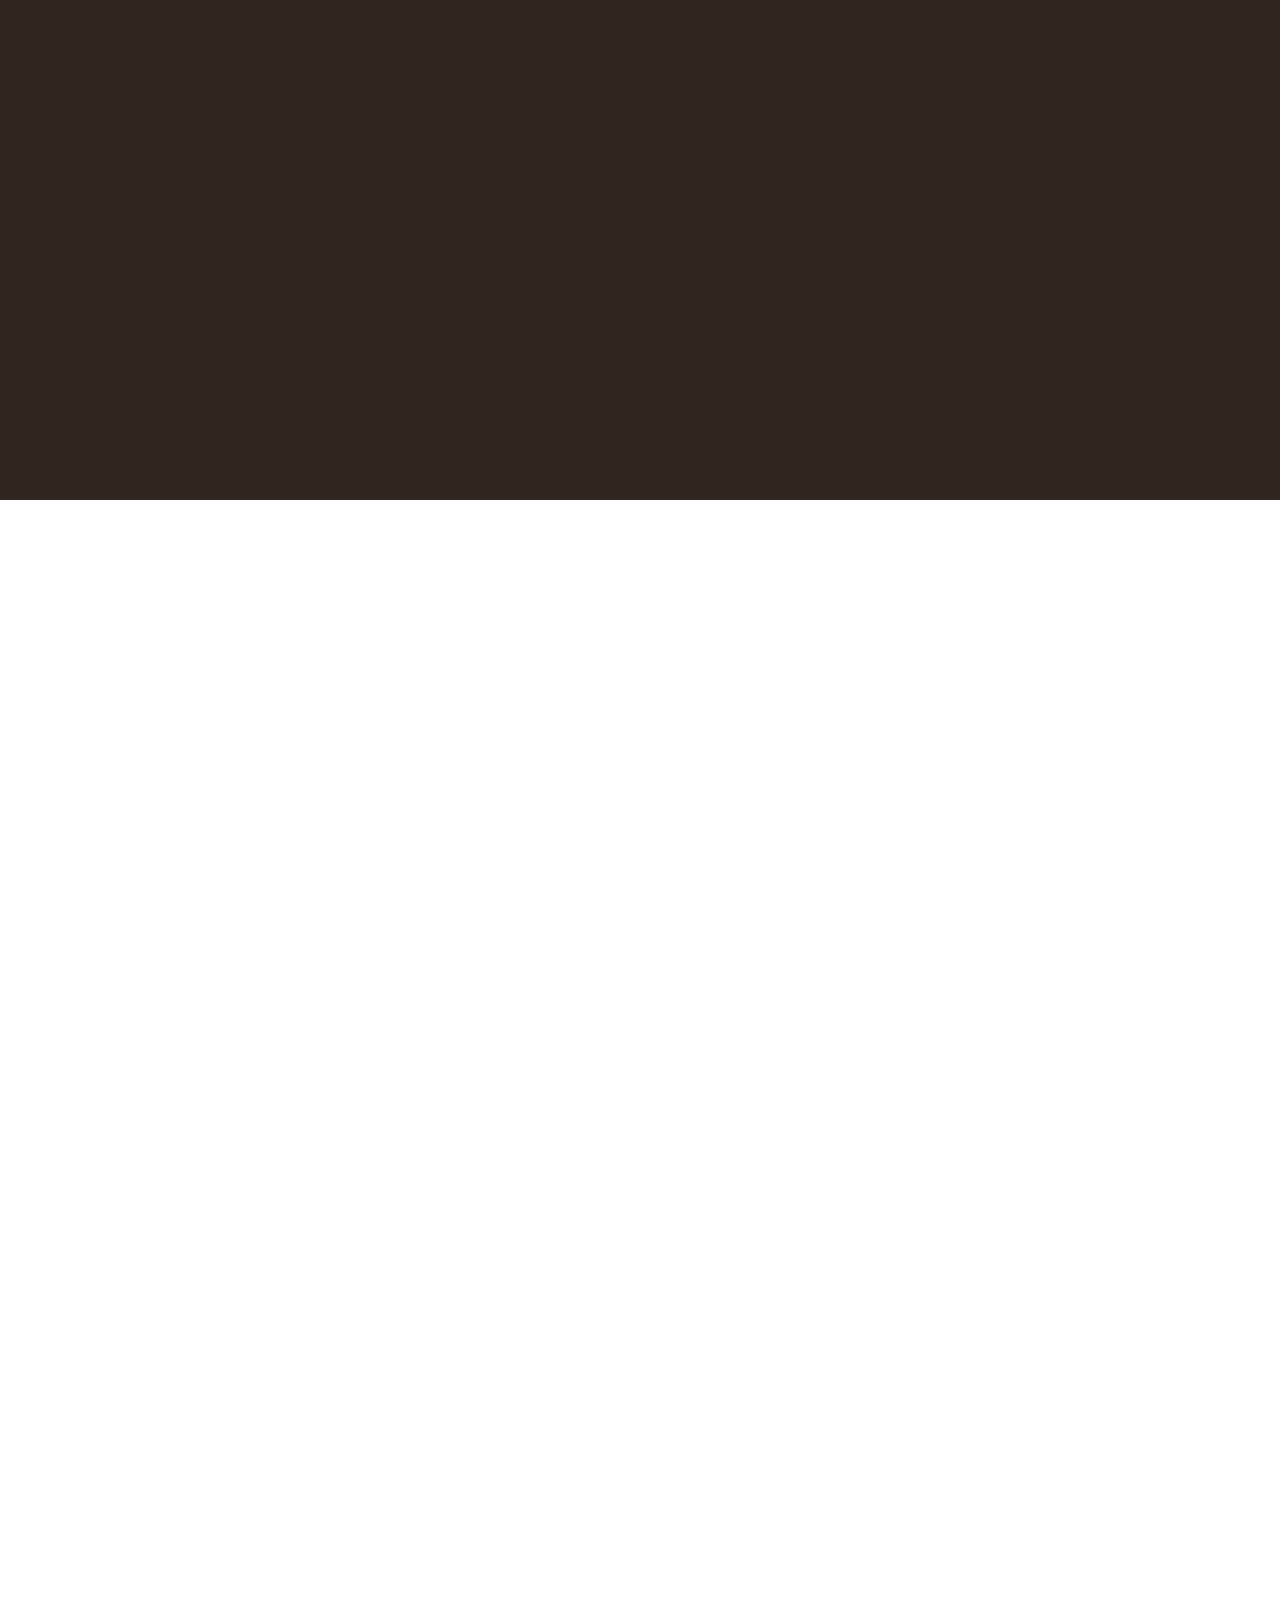
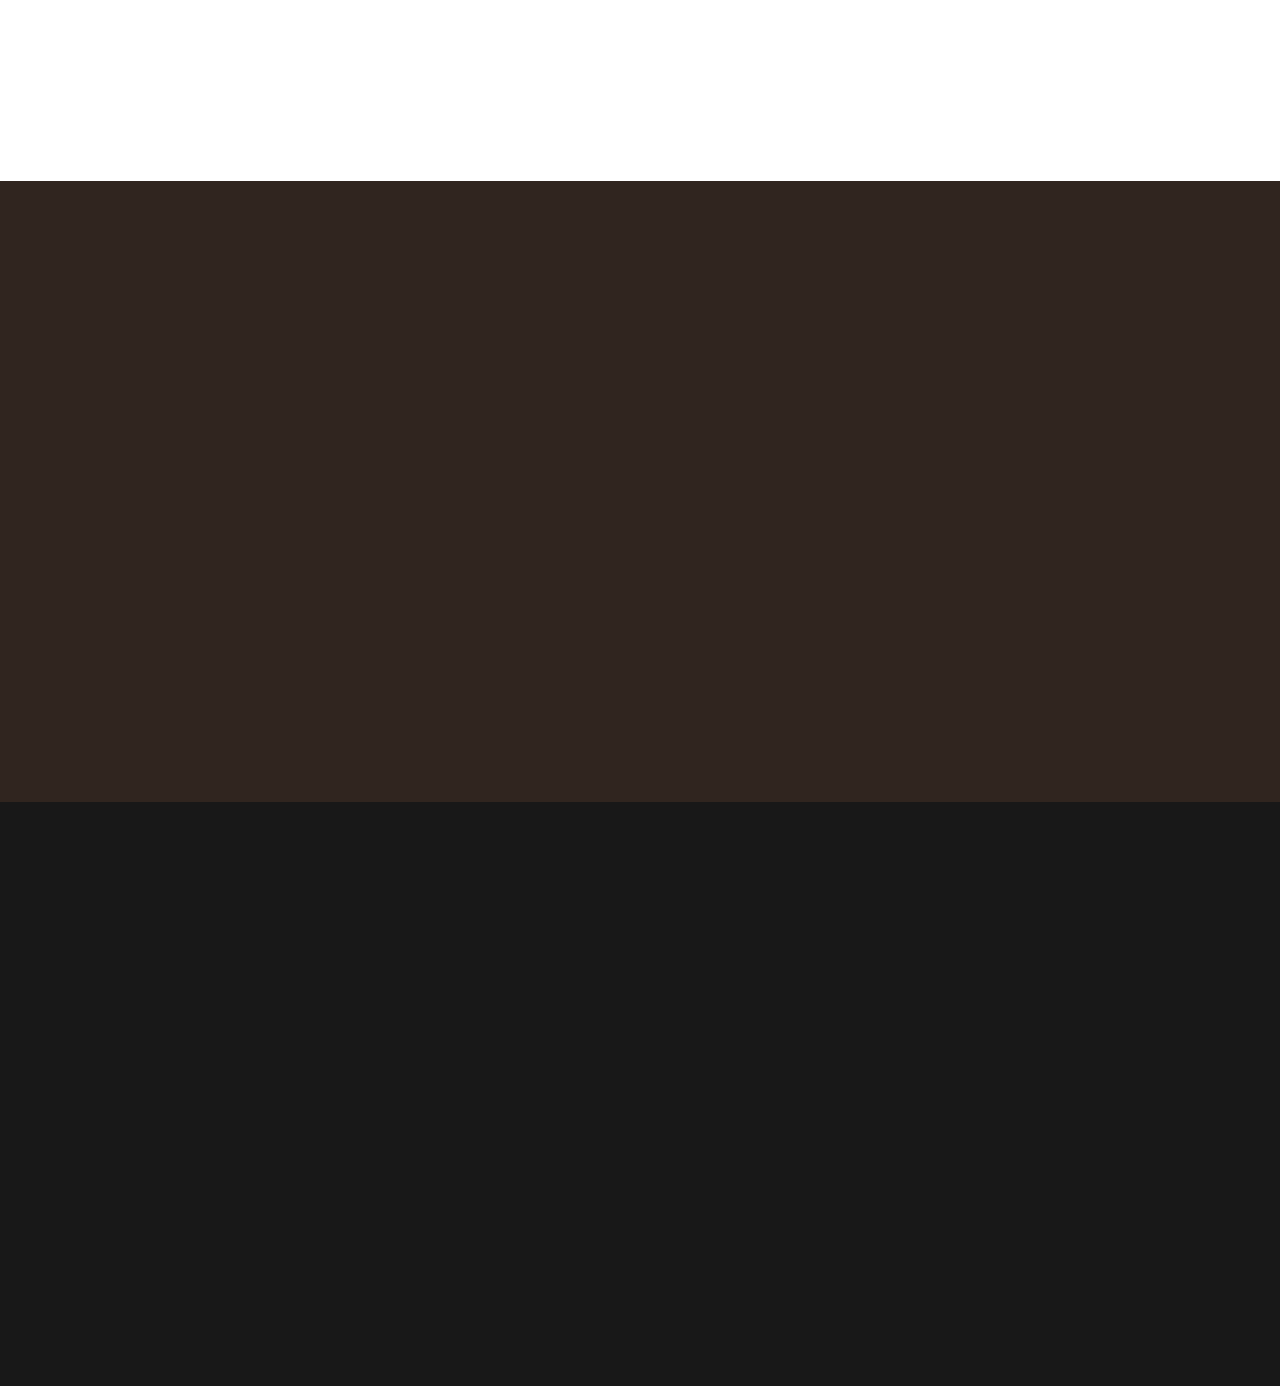
<file: single.html>
<!DOCTYPE html>
<html lang="en" class="no-js" >
<head>

    <!--- basic page needs
    ================================================== -->
    <meta charset="utf-8">
    <meta name="viewport" content="width=device-width, initial-scale=1">
    <title>Single - Cabinets2go</title>

    <script>
        document.documentElement.classList.remove('no-js');
        document.documentElement.classList.add('js');
    </script>

    <!-- CSS
    ================================================== -->
    <link rel="stylesheet" href="css/vendor.css">
    <link rel="stylesheet" href="css/styles.css">

    <!-- favicons
    ================================================== -->
    <link rel="apple-touch-icon" sizes="180x180" href="apple-touch-icon.png">
    <link rel="icon" type="image/png" sizes="32x32" href="favicon-32x32.png">
    <link rel="icon" type="image/png" sizes="16x16" href="favicon-16x16.png">
    <link rel="manifest" href="site.webmanifest">

</head>


<body id="top">


    <!-- preloader
    ================================================== -->
    <div id="preloader">
        <div id="loader" class="dots-fade">
            <div></div>
            <div></div>
            <div></div>
        </div>
    </div>


    <!-- page wrap
    ================================================== -->
    <div id="page" class="s-pagewrap">


        <!-- # site header 
        ================================================== -->
        <header class="s-header">

            <div class="row s-header__inner width-sixteen-col">

                <div class="s-header__block">
                    <div class="s-header__logo">
                        <a class="logo" href="index.html">
                            <img src="images/logo.svg" alt="Homepage">
                        </a>
                    </div>

                    <a class="s-header__menu-toggle" href="#0"><span>Menu</span></a>
                </div> <!-- end s-header__block -->

                <nav class="s-header__nav">    
                    <ul class="s-header__menu-links">
                        <li><a href="about.html">About</a></li>
                        <li><a href="services.html">Services</a></li>
                        <li class="current"><a href="blog.html">Journal</a></li>
                        <li><a href="contact.html">Contact</a></li>
                    </ul> <!-- s-header__menu-links -->

                    <div class="s-header__contact">
                        <a href="contact.html" class="btn btn--primary s-header__contact-btn">Let's Work Together</a>
                        
                    </div> <!-- s-header__contact -->    
                </nav> <!-- end s-header__nav -->

            </div> <!-- end s-header__inner -->

        </header> <!-- end s-header -->


        <!-- # site main content
        ================================================== -->
        <article id="content" class="s-content entry">

            <div class="s-pageheader entry__header">
                <div class="row">
                    <div class="column xl-12">

                        <h1 class="entry__title">
                            5 Marketing Productivity Apps for Your Team
                        </h1> <!-- end entry__title -->

                        <div class="entry__meta">
                            <div class="entry__meta-date">
                                <svg width="24" height="24" fill="none" viewBox="0 0 24 24">
                                    <circle cx="12" cy="12" r="7.25" stroke="currentColor" stroke-width="1.5"></circle>
                                    <path stroke="currentColor" stroke-width="1.5" d="M12 8V12L14 14"></path>
                                </svg>
                                December 15, 2022 
                            </div>
                            <div class="entry__meta-cat">
                                <svg width="24" height="24" fill="none" viewBox="0 0 24 24">
                                    <path stroke="currentColor" stroke-linecap="round" stroke-linejoin="round" stroke-width="1.5" d="M19.25 17.25V9.75C19.25 8.64543 18.3546 7.75 17.25 7.75H4.75V17.25C4.75 18.3546 5.64543 19.25 6.75 19.25H17.25C18.3546 19.25 19.25 18.3546 19.25 17.25Z"></path>
                                    <path stroke="currentColor" stroke-linecap="round" stroke-linejoin="round" stroke-width="1.5" d="M13.5 7.5L12.5685 5.7923C12.2181 5.14977 11.5446 4.75 10.8127 4.75H6.75C5.64543 4.75 4.75 5.64543 4.75 6.75V11"></path>
                                </svg>                                      
                                <span class="cat-links">
                                    <a href="blog.html">Productivity</a>
                                    <a href="blog.html">Marketing</a>
                                </span>
                            </div>
                        </div> <!-- end entry__meta -->

                    </div>
                </div>
            </div> <!-- end entry__header --> 

            <div class="s-pagecontent entry__content">

                <div class="row entry__media">
                    <div class="column xl-12">
                        <figure class="featured-image">
                            <img src="images/thumbs/single/standard-1200.jpg" 
                                 srcset="images/thumbs/single/standard-2400.jpg 2400w, 
                                         images/thumbs/single/standard-1200.jpg 1200w, 
                                         images/thumbs/single/standard-600.jpg 600w" sizes="(max-width: 2400px) 100vw, 2400px" alt="">
                        </figure>
                    </div>
                </div> <!-- end entry__media -->

                <div class="row entry__primary width-narrower">
                    <div class="column xl-12"> 

                            <p class="lead">
                            Duis ex ad cupidatat tempor Excepteur cillum cupidatat fugiat nostrud cupidatat dolor 
                            sunt sint sit nisi est eu exercitation incididunt adipisicing veniam velit id fugiat 
                            enim mollit amet anim veniam dolor dolor irure velit commodo cillum sit nulla ullamco 
                            magna amet magna cupidatat qui labore cillum cillum cupidatat fugiat nostrud. </p> 

                            <p class="drop-cap">
                            Eligendi quam at quis. Sit vel neque quam consequuntur expedita quisquam. Incidunt quae 
                            qui error. Rerum non facere mollitia ut magnam laboriosam. Quisquam neque quia ex eligendi 
                            repellat illum quibusdam aut. Architecto quam consequuntur totam ratione reprehenderit est 
                            praesentium impedit maiores incididunt adipisicing veniam velit .
                            </p>
    
                            <p>
                            Duis ex ad cupidatat tempor Excepteur cillum cupidatat fugiat nostrud cupidatat dolor 
                            sunt sint sit nisi est eu exercitation incididunt adipisicing veniam velit id fugiat 
                            enim mollit amet anim veniam dolor dolor irure velit commodo cillum sit nulla ullamco 
                            magna amet magna cupidatat qui labore cillum sit in tempor veniam consequat non laborum 
                            adipisicing aliqua ea nisi sint ut quis proident ullamco ut dolore culpa occaecat ut 
                            laboris in sit minim cupidatat ut dolor voluptate enim veniam consequat occaecat fugiat 
                            in adipisicing in amet Ut nulla nisi non ut enim aliqua laborum mollit quis nostrud sed sed.
                            </p>
            
                            <figure class="alignwide">
                                <img src="images/sample-1200.jpg" 
                                     srcset="images/sample-2400.jpg 2400w, 
                                             images/sample-1200.jpg 1200w, 
                                             images/sample-600.jpg 600w" sizes="(max-width: 2400px) 100vw, 2400px" alt="">
                            </figure>
    
                            <p>
                            Duis ex ad cupidatat tempor Excepteur cillum cupidatat fugiat nostrud cupidatat dolor 
                            sunt sint sit nisi est eu exercitation incididunt adipisicing veniam velit id fugiat 
                            enim mollit amet anim veniam dolor dolor irure velit commodo cillum sit nulla ullamco 
                            magna amet magna cupidatat qui labore cillum sit in tempor veniam consequat non laborum 
                            adipisicing aliqua ea nisi sint ut quis proident ullamco ut dolore culpa occaecat ut 
                            laboris in sit minim cupidatat ut dolor voluptate enim veniam consequat occaecat fugiat 
                            in adipisicing in amet Ut nulla nisi non ut enim aliqua laborum mollit quis nostrud sed sed.
                            </p>
    
                            <h2>Large Heading</h2>
        
                            <p>
                            Harum quidem rerum facilis est et expedita distinctio. Nam libero tempore, cum soluta 
                            nobis est eligendi optio cumque nihil impedit quo minus <a href="http://#">omnis voluptas assumenda est</a> 
                            id quod maxime placeat facere possimus, omnis dolor repellendus. Temporibus autem quibusdam et 
                            aut officiis debitis aut rerum necessitatibus saepe eveniet ut et.</p>
    
                            <blockquote>
                                <p>
                                For God so loved the world, that he gave his only Son, that whoever believes in 
                                him should not perish but have eternal life. For God did not send his Son into 
                                the world to condemn the world, but in order that the world might be 
                                saved through him.
                                </p>
                                <cite>John 3:16-17 ESV</cite>
                            </blockquote>
    
                            <p>
                            Odio dignissimos ducimus qui blanditiis praesentium voluptatum deleniti atque corrupti dolores 
                            et quas molestias excepturi sint occaecati cupiditate non provident, similique sunt in culpa. 
                            Aenean eu leo quam. Pellentesque ornare sem lacinia quam venenatis vestibulum. Nulla vitae elit 
                            libero, a pharetra augue laboris in sit minim cupidatat ut dolor voluptate enim veniam consequat 
                            occaecat fugiat in adipisicing in amet Ut nulla nisi non ut enim aliqua laborum mollit quis nostrud sed sed..</p>
    
                            <h3>Smaller Heading</h3>
    
                            <p>
                            Quidem rerum facilis est et expedita distinctio. Nam libero tempore, cum soluta nobis est 
                            eligendi optio cumque nihil impedit quo minus id quod maxime placeat facere possimus, omnis voluptas 
                            assumenda est, omnis dolor repellendus.
                            </p>
    
                            <p>
                            Quidem rerum facilis est et expedita distinctio. Nam libero tempore, cum soluta nobis est 
                            eligendi optio cumque nihil impedit quo minus id quod maxime placeat facere possimus, omnis voluptas 
                            assumenda est, omnis dolor repellendus.
                            </p>
                                    
                            <p>
                            Odio dignissimos ducimus qui blanditiis praesentium voluptatum deleniti atque corrupti dolores et 
                            quas molestias excepturi sint occaecati cupiditate non provident, similique sunt in culpa.</p>
    
                            <ul>
                                <li>Donec nulla non metus auctor fringilla.
                                    <ul>
                                        <li>Lorem ipsum dolor sit amet.</li>
                                        <li>Lorem ipsum dolor sit amet.</li>
                                        <li>Lorem ipsum dolor sit amet.</li>
                                    </ul>
                                </li>
                                <li>Donec nulla non metus auctor fringilla.</li>
                                <li>Donec nulla non metus auctor fringilla.</li>
                            </ul>
    
                            <p>
                            Odio dignissimos ducimus qui blanditiis praesentium voluptatum deleniti atque corrupti dolores et quas 
                            molestias excepturi sint occaecati cupiditate non provident, similique sunt in culpa. Aenean eu leo quam. 
                            Pellentesque ornare sem lacinia quam venenatis vestibulum. Nulla vitae elit libero, a pharetra augue 
                            laboris in sit minim cupidatat ut dolor voluptate enim veniam consequat occaecat fugiat in adipisicing 
                            in amet Ut nulla nisi non ut enim aliqua laborum mollit quis nostrud sed sed.
                            </p>        

                            <div class="post-nav">
                                <div class="post-nav__prev">
                                    <a href="single-standard.html" rel="prev">
                                        <span>Prev</span>
                                        5 Effective Web Design Principles. 
                                    </a>
                                </div>
                                <div class="post-nav__next">
                                    <a href="single-standard.html" rel="next">
                                        <span>Next</span>
                                        How to Determine the Reach of Your Campaign
                                    </a>
                                </div>
                            </div> <!-- end post-nav -->                                                   
                   
                    </div> <!-- end column-->
                </div> <!-- end entry__primary -->    
                
                <div class="row related-posts">
                    <div class="column xl-12">

                        <h4 class="text-center">Similar Posts</h4>

                        <div class="grid-list-items">
                
                            <div class="grid-list-items__item blog-card">
                                <div class="blog-card__header">
                                    <h3 class="blog-card__title"><a href="https://www.dreamhost.com/r.cgi?287326">Need Web Hosting for Your Websites?</a></h3>
                                </div>
                                <div class="blog-card__text">
                                    <p>
                                    Need hosting for your website? We would highly recommend <a href="https://www.dreamhost.com/r.cgi?287326">DreamHost</a>.
                                    Enjoy 100% in-house support, guaranteed performance and uptime, 1-click installs, and a super-intuitive control 
                                    panel to make managing your websites and projects easy. <a href="https://www.dreamhost.com/r.cgi?287326">Sign up</a> now to get started.
                                    </p>
                                </div>
                            </div> <!-- end blog-card -->
                            <div class="grid-list-items__item blog-card">
                                <div class="blog-card__header">
                                    <h3 class="blog-card__title"><a href="single.html">Why Is Data-Driven Marketing Important?</a></h3>
                                </div>
                                <div class="blog-card__text">
                                    <p>
                                    Rerum quam quos. Quibusdam quis autem voluptatibus earum vel ex error ea magni. Aut asperiores 
                                    sit mollitia. Rem neque et voluptatem eos quia sed eligendi et. Eaque velit eligendi ut 
                                    magnam. Cumque ducimus laborum doloribus facere maxime vel earum quidem enim suscipit.
                                    </p>
                                </div>
                            </div> <!-- end blog-card -->
                            <div class="grid-list-items__item blog-card">
                                <div class="blog-card__header">
                                    <h3 class="blog-card__title"><a href="single.html">How to Develop Successful Marketing Strategies.</a></h3>
                                </div>
                                <div class="blog-card__text">
                                    <p>
                                    Quibusdam quis autem voluptatibus earum vel ex error ea magni. Rerum quam quos. Aut asperiores 
                                    sit mollitia. Rem neque et voluptatem eos quia sed eligendi et. Eaque velit eligendi ut 
                                    magnam. Cumque ducimus laborum doloribus facere maxime vel earum quidem enim suscipit.
                                    </p>
                                </div>
                            </div> <!-- end blog card -->
                        
                        </div> <!-- end grid-list-items -->
                          
                    </div> <!-- end column -->
                </div> <!-- end related-posts --> 

            </div> <!-- end entry__content -->

        </article> <!-- s-content entry-->
        

        <!-- # cta
        ================================================== -->
        <section id="cta" class="s-cta">

            <div class="row row-x-center text-center">
                <div class="column xl-8 lg-12">

                    <div class="s-cta__content">
                        <h2 class="text-display-title">
                        Get started with a consultation today.
                        </h2>
                        <p class="lead">
                        Lorem ipsum dolor sit, amet consectetur adipisicing elit. Quis rem, esse doloribus sint eaque at debitis enim vitae minus expedita ratione dignissimos sit nostrum optio sequi. Ipsa at beatae quam.
                        </p>
                        <a href="contact.html" class="btn btn--primary">Let's Work Together</a>
                    </div>

                </div>
            </div>

        </section> <!-- end s-cta -->


        <!-- # footer 
        ================================================== -->
        <footer class="s-footer">
            <div class="row s-footer__content">
                <div class="column xl-6 lg-6 md-12 s-footer__block s-footer__about">                    
                    <h3>About Cabinets2go</h3>
                    <p>
                    Lorem ipsum dolor sit amet consectetur adipisicing elit. Voluptas illum quasi facere libero, 
                    fugiat laboriosam possimus reprehenderit eveniet vero voluptatum fugit ad quis veritatis suscipit beatae 
                    incidunt perferendis tempore earum hic repellendus quisquam recusandae ipsa id esse. Nobis, aut deleniti.
                    Lorem ipsum dolor sit amet consectetur, adipisicing elit. Facere ratione dignissimos.
                    </p>               
                </div>                
                <div class="column xl-3 lg-6 md-12 s-footer__block s-footer__site-links">
                    <h3>Site Links</h3>
                    <ul class="link-list">
                        <li><a href="index.html">Home</a></li>
                        <li><a href="services.html">Services</a></li>
                        <li><a href="blog.html">Journal</a></li>
                        <li><a href="about.html">About</a></li>
                        <li><a href="contact.html">Contact</a></li>
                        <li><a href="https://www.dreamhost.com/r.cgi?287326">DreamHost</a></li>
                    </ul>
                </div>
                <div class="column xl-3 lg-6 md-12 tab-12 s-footer__block s-footer__newsletter">
                    <h3>Newsletter</h3>

                    <p>
                    Lorem ipsum dolor sit amet consectetur, adipisicing elit. Facere ratione dignissimos.
                    </p>

                    <div class="subscribe-form">
                        <form id="mc-form" class="mc-form">
                            <input type="email" name="EMAIL" id="mce-EMAIL" class="u-fullwidth text-center" placeholder="Your Email Address" title="The domain portion of the email address is invalid (the portion after the @)." pattern="^([^\x00-\x20\x22\x28\x29\x2c\x2e\x3a-\x3c\x3e\x40\x5b-\x5d\x7f-\xff]+|\x22([^\x0d\x22\x5c\x80-\xff]|\x5c[\x00-\x7f])*\x22)(\x2e([^\x00-\x20\x22\x28\x29\x2c\x2e\x3a-\x3c\x3e\x40\x5b-\x5d\x7f-\xff]+|\x22([^\x0d\x22\x5c\x80-\xff]|\x5c[\x00-\x7f])*\x22))*\x40([^\x00-\x20\x22\x28\x29\x2c\x2e\x3a-\x3c\x3e\x40\x5b-\x5d\x7f-\xff]+|\x5b([^\x0d\x5b-\x5d\x80-\xff]|\x5c[\x00-\x7f])*\x5d)(\x2e([^\x00-\x20\x22\x28\x29\x2c\x2e\x3a-\x3c\x3e\x40\x5b-\x5d\x7f-\xff]+|\x5b([^\x0d\x5b-\x5d\x80-\xff]|\x5c[\x00-\x7f])*\x5d))*(\.\w{2,})+$" required>
                            <input type="submit" name="subscribe" value="Subscribe" class="btn btn--primary btn--small u-fullwidth">
                            <!-- <div style="position: absolute; left: -5000px;" aria-hidden="true"><input type="text" name="b_cdb7b577e41181934ed6a6a44_9a91cfe7b3" tabindex="-1" value=""></div> -->
                            <div class="mc-status"></div>
                        </form>
                    </div>
                </div>
            </div>    
            
            <div class="row s-footer__bottom">
                <div class="column xl-6 lg-12">
                    <ul class="s-footer__social social-list">
                        <li>
                            <a href="#0">
                                <svg xmlns="http://www.w3.org/2000/svg" width="24" height="24" viewBox="0 0 24 24" style="fill:rgba(0, 0, 0, 1);transform:;-ms-filter:"><path d="M20,3H4C3.447,3,3,3.448,3,4v16c0,0.552,0.447,1,1,1h8.615v-6.96h-2.338v-2.725h2.338v-2c0-2.325,1.42-3.592,3.5-3.592 c0.699-0.002,1.399,0.034,2.095,0.107v2.42h-1.435c-1.128,0-1.348,0.538-1.348,1.325v1.735h2.697l-0.35,2.725h-2.348V21H20 c0.553,0,1-0.448,1-1V4C21,3.448,20.553,3,20,3z"></path></svg>
                                <span class="u-screen-reader-text">Facebook</span>
                            </a>
                        </li>
                        <li>
                            <a href="#0">
                                <svg xmlns="http://www.w3.org/2000/svg" width="24" height="24" viewBox="0 0 24 24" style="fill:rgba(0, 0, 0, 1);transform:;-ms-filter:"><path d="M19.633,7.997c0.013,0.175,0.013,0.349,0.013,0.523c0,5.325-4.053,11.461-11.46,11.461c-2.282,0-4.402-0.661-6.186-1.809 c0.324,0.037,0.636,0.05,0.973,0.05c1.883,0,3.616-0.636,5.001-1.721c-1.771-0.037-3.255-1.197-3.767-2.793 c0.249,0.037,0.499,0.062,0.761,0.062c0.361,0,0.724-0.05,1.061-0.137c-1.847-0.374-3.23-1.995-3.23-3.953v-0.05 c0.537,0.299,1.16,0.486,1.82,0.511C3.534,9.419,2.823,8.184,2.823,6.787c0-0.748,0.199-1.434,0.548-2.032 c1.983,2.443,4.964,4.04,8.306,4.215c-0.062-0.3-0.1-0.611-0.1-0.923c0-2.22,1.796-4.028,4.028-4.028 c1.16,0,2.207,0.486,2.943,1.272c0.91-0.175,1.782-0.512,2.556-0.973c-0.299,0.935-0.936,1.721-1.771,2.22 c0.811-0.088,1.597-0.312,2.319-0.624C21.104,6.712,20.419,7.423,19.633,7.997z"></path></svg>
                                <span class="u-screen-reader-text">Twitter</span>
                            </a>
                        </li>
                        <li>
                            <a href="#0">
                                <svg xmlns="http://www.w3.org/2000/svg" width="24" height="24" viewBox="0 0 24 24" style="fill:rgba(0, 0, 0, 1);transform:;-ms-filter:"><path d="M11.999,7.377c-2.554,0-4.623,2.07-4.623,4.623c0,2.554,2.069,4.624,4.623,4.624c2.552,0,4.623-2.07,4.623-4.624 C16.622,9.447,14.551,7.377,11.999,7.377L11.999,7.377z M11.999,15.004c-1.659,0-3.004-1.345-3.004-3.003 c0-1.659,1.345-3.003,3.004-3.003s3.002,1.344,3.002,3.003C15.001,13.659,13.658,15.004,11.999,15.004L11.999,15.004z"></path><circle cx="16.806" cy="7.207" r="1.078"></circle><path d="M20.533,6.111c-0.469-1.209-1.424-2.165-2.633-2.632c-0.699-0.263-1.438-0.404-2.186-0.42 c-0.963-0.042-1.268-0.054-3.71-0.054s-2.755,0-3.71,0.054C7.548,3.074,6.809,3.215,6.11,3.479C4.9,3.946,3.945,4.902,3.477,6.111 c-0.263,0.7-0.404,1.438-0.419,2.186c-0.043,0.962-0.056,1.267-0.056,3.71c0,2.442,0,2.753,0.056,3.71 c0.015,0.748,0.156,1.486,0.419,2.187c0.469,1.208,1.424,2.164,2.634,2.632c0.696,0.272,1.435,0.426,2.185,0.45 c0.963,0.042,1.268,0.055,3.71,0.055s2.755,0,3.71-0.055c0.747-0.015,1.486-0.157,2.186-0.419c1.209-0.469,2.164-1.424,2.633-2.633 c0.263-0.7,0.404-1.438,0.419-2.186c0.043-0.962,0.056-1.267,0.056-3.71s0-2.753-0.056-3.71C20.941,7.57,20.801,6.819,20.533,6.111z M19.315,15.643c-0.007,0.576-0.111,1.147-0.311,1.688c-0.305,0.787-0.926,1.409-1.712,1.711c-0.535,0.199-1.099,0.303-1.67,0.311 c-0.95,0.044-1.218,0.055-3.654,0.055c-2.438,0-2.687,0-3.655-0.055c-0.569-0.007-1.135-0.112-1.669-0.311 c-0.789-0.301-1.414-0.923-1.719-1.711c-0.196-0.534-0.302-1.099-0.311-1.669c-0.043-0.95-0.053-1.218-0.053-3.654 c0-2.437,0-2.686,0.053-3.655c0.007-0.576,0.111-1.146,0.311-1.687c0.305-0.789,0.93-1.41,1.719-1.712 c0.534-0.198,1.1-0.303,1.669-0.311c0.951-0.043,1.218-0.055,3.655-0.055c2.437,0,2.687,0,3.654,0.055 c0.571,0.007,1.135,0.112,1.67,0.311c0.786,0.303,1.407,0.925,1.712,1.712c0.196,0.534,0.302,1.099,0.311,1.669 c0.043,0.951,0.054,1.218,0.054,3.655c0,2.436,0,2.698-0.043,3.654H19.315z"></path></svg>
                                <span class="u-screen-reader-text">Instagram</span>
                            </a>
                        </li>
                        <li>
                            <a href="#0">
                                <svg xmlns="http://www.w3.org/2000/svg" width="24" height="24" viewBox="0 0 24 24" style="fill: rgba(0, 0, 0, 1);transform: ;msFilter:;"><path d="M20.66 6.98a9.932 9.932 0 0 0-3.641-3.64C15.486 2.447 13.813 2 12 2s-3.486.447-5.02 1.34c-1.533.893-2.747 2.107-3.64 3.64S2 10.187 2 12s.446 3.487 1.34 5.02a9.924 9.924 0 0 0 3.641 3.64C8.514 21.553 10.187 22 12 22s3.486-.447 5.02-1.34a9.932 9.932 0 0 0 3.641-3.64C21.554 15.487 22 13.813 22 12s-.446-3.487-1.34-5.02zM12 3.66c2 0 3.772.64 5.32 1.919-.92 1.174-2.286 2.14-4.1 2.9-1.002-1.813-2.088-3.327-3.261-4.54A7.715 7.715 0 0 1 12 3.66zM5.51 6.8a8.116 8.116 0 0 1 2.711-2.22c1.212 1.201 2.325 2.7 3.34 4.5-2 .6-4.114.9-6.341.9-.573 0-1.006-.013-1.3-.04A8.549 8.549 0 0 1 5.51 6.8zM3.66 12c0-.054.003-.12.01-.2.007-.08.01-.146.01-.2.254.014.641.02 1.161.02 2.666 0 5.146-.367 7.439-1.1.187.373.381.793.58 1.26-1.32.293-2.674 1.006-4.061 2.14S6.4 16.247 5.76 17.5c-1.4-1.587-2.1-3.42-2.1-5.5zM12 20.34c-1.894 0-3.594-.587-5.101-1.759.601-1.187 1.524-2.322 2.771-3.401 1.246-1.08 2.483-1.753 3.71-2.02a29.441 29.441 0 0 1 1.56 6.62 8.166 8.166 0 0 1-2.94.56zm7.08-3.96a8.351 8.351 0 0 1-2.58 2.621c-.24-2.08-.7-4.107-1.379-6.081.932-.066 1.765-.1 2.5-.1.799 0 1.686.034 2.659.1a8.098 8.098 0 0 1-1.2 3.46zm-1.24-5c-1.16 0-2.233.047-3.22.14a27.053 27.053 0 0 0-.68-1.62c2.066-.906 3.532-2.006 4.399-3.3 1.2 1.414 1.854 3.027 1.96 4.84-.812-.04-1.632-.06-2.459-.06z"></path></svg>
                                <span class="u-screen-reader-text">Dribbble</span>
                            </a>
                        </li>
                    </ul> <!-- end s-footer__social -->
                </div>
                <div class="column xl-6 lg-12">
                    <p class="ss-copyright">
                        <span>© Copyright Cabinets2go 2022</span> 
                        <span>Design by <a href="https://www.styleshout.com/">StyleShout</a> Distribution By <a href="https://themewagon.com">ThemeWagon</a></span>
                    </p>
                </div>

                <div class="ss-go-top">
                    <a class="smoothscroll" title="Back to Top" href="#top">
                        <svg xmlns="http://www.w3.org/2000/svg" viewBox="0 0 24 24" width="36" height="36" fill="none" stroke="#ffffff" stroke-width="1" stroke-linecap="round" stroke-linejoin="round">&lt;!--!  Atomicons Free 1.00 by @atisalab License - https://atomicons.com/license/ (Icons: CC BY 4.0) Copyright 2021 Atomicons --&gt;<polyline points="17 11 12 6 7 11"></polyline><line x1="12" y1="18" x2="12" y2="6"></line></svg>
                    </a>
                </div> <!-- end ss-go-top -->
            </div>
            
        </footer> <!-- end s-footer -->

    </div> <!-- end page-wrap -->

    <!-- Java Script
    ================================================== -->
    <script src="js/plugins.js"></script>
    <script src="js/main.js"></script>

</body>
</html>
</file>
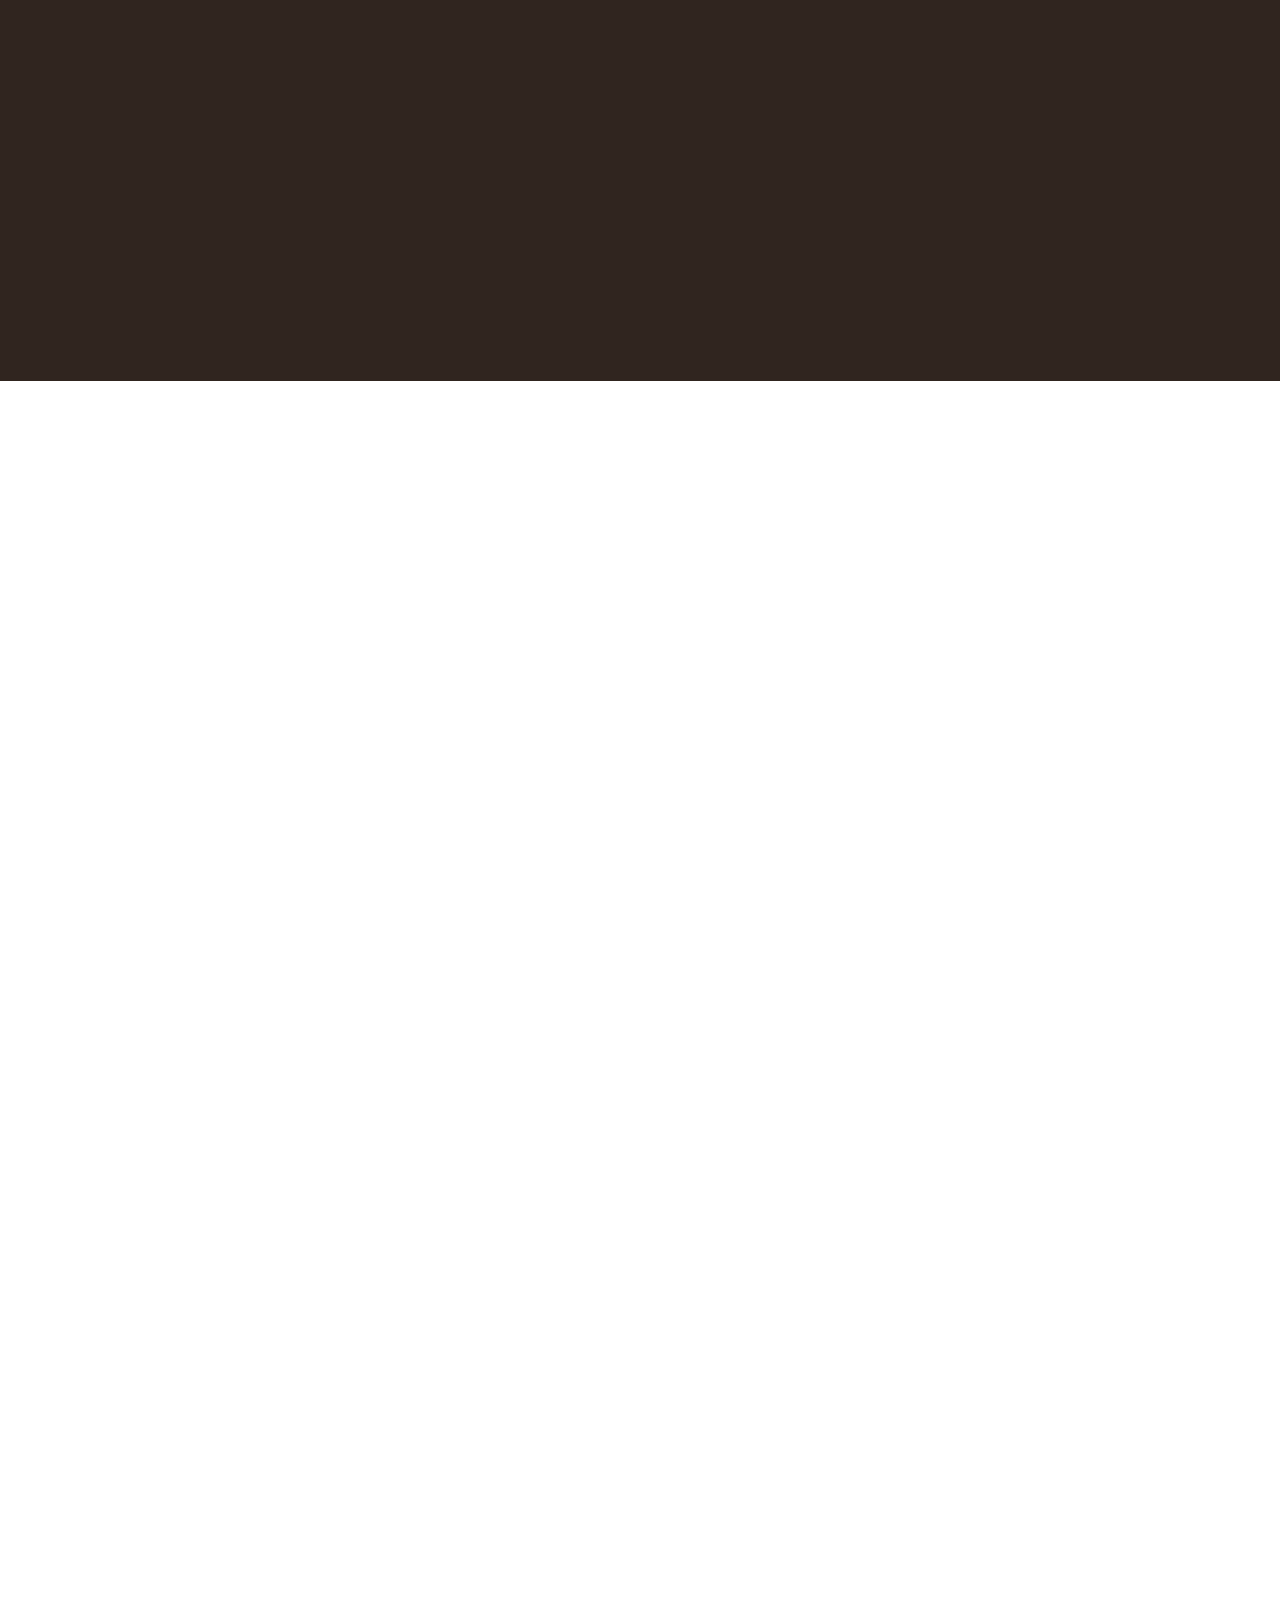
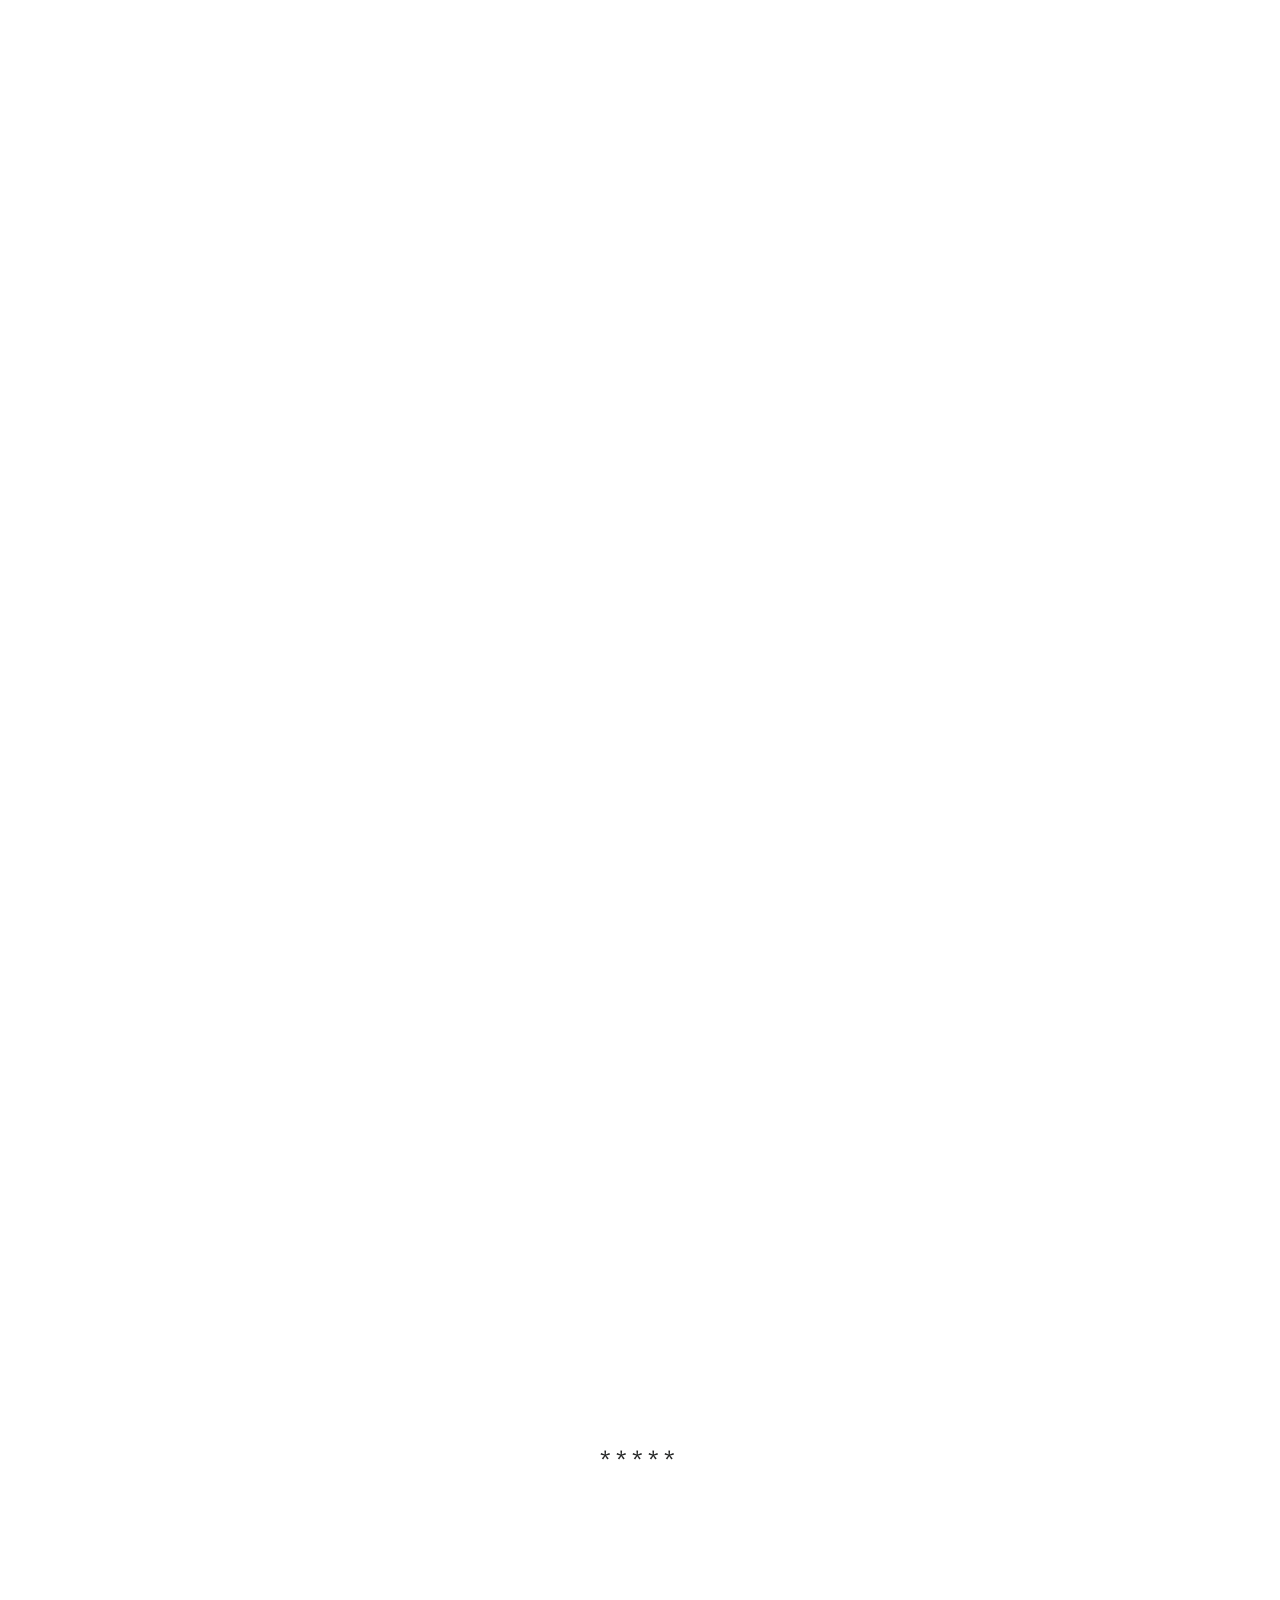
<file: styles.html>
<!DOCTYPE html>
<html lang="en" class="no-js" >
<head>

    <!--- basic page needs
    ================================================== -->
    <meta charset="utf-8">
    <meta name="viewport" content="width=device-width, initial-scale=1">
    <title>Styles - Cabinets2go</title>

    <script>
        document.documentElement.classList.remove('no-js');
        document.documentElement.classList.add('js');
    </script>

    <!-- CSS
    ================================================== -->
    <link rel="stylesheet" href="css/vendor.css">
    <link rel="stylesheet" href="css/styles.css">

    <!-- favicons
    ================================================== -->
    <link rel="apple-touch-icon" sizes="180x180" href="apple-touch-icon.png">
    <link rel="icon" type="image/png" sizes="32x32" href="favicon-32x32.png">
    <link rel="icon" type="image/png" sizes="16x16" href="favicon-16x16.png">
    <link rel="manifest" href="site.webmanifest">

</head>


<body id="top">


    <!-- preloader
    ================================================== -->
    <div id="preloader">
        <div id="loader" class="dots-fade">
            <div></div>
            <div></div>
            <div></div>
        </div>
    </div>


    <!-- page wrap
    ================================================== -->
    <div id="page" class="s-pagewrap">


        <!-- # site header 
        ================================================== -->
        <header class="s-header">

            <div class="row s-header__inner width-sixteen-col">

                <div class="s-header__block">
                    <div class="s-header__logo">
                        <a class="logo" href="index.html">
                            <img src="images/logo.svg" alt="Homepage">
                        </a>
                    </div>

                    <a class="s-header__menu-toggle" href="#0"><span>Menu</span></a>
                </div> <!-- end s-header__block -->

                <nav class="s-header__nav">
    
                    <ul class="s-header__menu-links">
                        <li><a href="about.html">About</a></li>
                        <li><a href="services.html">Services</a></li>
                        <li><a href="blog.html">Journal</a></li>
                        <li><a href="contact.html">Contact</a></li>
                    </ul> <!-- s-header__menu-links -->

                    <div class="s-header__contact">
                        <a href="contact.html" class="btn btn--primary s-header__contact-btn">Let's Work Together</a>                        
                    </div> <!-- s-header__contact -->
    
                </nav> <!-- end s-header__nav -->

            </div> <!-- end s-header__inner -->

        </header> <!-- end s-header -->


        <!-- # site main content
        ================================================== -->
        <section id="content" class="s-content">

               <section class="s-pageheader pageheader">
                    <div class="row">
                        <div class="column xl-12">
                            <h1 class="page-title">
                               Style Guide
                            </h1>                            
                        </div>
                    </div>
               </section> <!-- end pageheader --> 

               <section class="s-pagecontent pagecontent">

                    <div class="row row-x-center text-center">

                        <div class="column tab-12 xl-9">
            
                            <p class="lead">Lorem ipsum Officia elit ad tempor dolore est ex incididunt incididunt occaecat culpa deserunt 
                            sunt labore in cillum ullamco magna in Excepteur consequat in reprehenderit proident mollit incididunt officia commodo.
                            Duis ea officia sed dolor pariatur enim dolore dolore quis incididunt nulla exercitation commodo veniam et ea incididunt.
                            </p>
            
                            <hr>
                        </div>
            
                    </div> <!-- end row -->
            
                    <div class="row">
            
                        <div class="column mob-12 md-6 stack-on-900">
            
                            <h3>Paragraph and Image</h3>
            
                            <p><a href="#"><img width="120" height="120" class="u-pull-left" alt="sample-image" src="images/sample-image.jpg"></a>
                            Lorem ipsum dolor sit amet, consectetuer adipiscing elit. Donec libero. Suspendisse bibendum.Cras id urna. Morbi 
                            tincidunt, orci ac convallis aliquam, lectus turpis varius lorem, eu posuere nunc justo tempus leo. Donec mattis, 
                            purus nec placerat bibendum, dui pede condimentum odio, ac blandit ante orci ut diam. Cras fringilla magna. 
                            Phasellus suscipit, leo a pharetra condimentum, lorem tellus eleifend magna, eget fringilla velit magna id 
                            neque posuere nunc justo tempus leo. </p>
            
                            <p>
                            Lorem ipsum dolor sit amet, consectetuer adipiscing elit. Donec libero. Suspendisse bibendum. Cras id urna. 
                            Morbi tincidunt, orci ac convallis aliquam, lectus turpis varius lorem, eu posuere nunc justo tempus leo. 
                            Donec mattis, purus nec placerat bibendum, dui pede condimentumodio, ac blandit ante orci ut diam.	
                            </p>
            
                            <p>A <a href="#">link</a>,
                            <abbr title="this really isn't a very good description">abbrebation</abbr>,
                            <strong>strong text</strong>,
                            <em>em text</em>,
                            <del>deleted text</del>, and
                            <mark>this is a mark text.</mark>
                            <code>.code</code>
                            </p>
            
                        </div>
            
                        <div class="column mob-12 md-6">
            
                            <h3>Drop Caps</h3>
            
                            <p class="drop-cap">Far far away, behind the word mountains, far from the countries Vokalia and Consonantia,
                            there live the blind texts. Separated they live in Bookmarksgrove right at the coast of the
                            Semantics, a large language ocean. A small river named Duden flows by their place and supplies it with the 
                            necessary regelialia. Morbi tincidunt, orci ac convallis aliquam, lectus turpis varius lorem, 
                            euposuere nunc justo tempus leo. Donec mattis, purus nec placerat bibendum, dui pede condimentum odio, 
                            ac blandit ante orci ut diam. Cras fringilla magna. Phasellus suscipit, leo a pharetra condimentum, 
                            lorem tellus eleifend magna, eget fringilla velit magna id neque.
                            </p>
            
                            <h3>Small Print</h3>
            
                            <p><small>Lorem ipsum dolor sit amet, consectetuer adipiscing elit. Donec libero.</small></p>
                            
                    
            
                        </div>
            
                    </div> <!-- end row -->
            
                    <div class="row">
            
                        <div class="column xl-6 md-12">
            
                            <h3 class="u-add-bottom">Pull Quotes</h3>
            
                            <p>
                            Perspiciatis nemo unde et nobis modi consequatur officia amet. Ut enim 
                            tenetur provident maiores. Perspiciatis asperiores incidunt sequi 
                            quisquam. Enim aut. 
                            </p>
            
                            <figure class="pull-quote">
                                <blockquote>
                                    <p>
                                    When you look in the eyes of grace, when you meet grace, 
                                    when you embrace grace, when you see the nail prints in 
                                    grace’s hands and the fire in his eyes, when you feel his 
                                    relentless love for you - it will not motivate you to sin. 
                                    It will motivate you to righteousness.
                                    </p>
            
                                    <footer>
                                        <cite>Judah Smith</cite>
                                    </footer>
                                </blockquote>
                            </figure>
            
            
                        </div>
            
                        <div class="column xl-6 md-12">
            
                            <h3 class="h-add-bottom">Block Quotes</h3>
            
                            <blockquote cite="http://where-i-got-my-info-from.com">
                                <p>
                                For God so loved the world, that he gave his only Son, that whoever believes in 
                                him should not perish but have eternal life. For God did not send his Son into 
                                the world to condemn the world, but in order that the world might be 
                                saved through him.
                                </p>
            
                                <footer>
                                    <cite>
                                        <a href="#0">John 3:16-17 ESV</a>
                                    </cite>
                                </footer>
            
                            </blockquote>
            
                            <blockquote>
                                <p>There is a God-shaped vacuum in the heart of each man which cannot be satisfied 
                                by any created thing but only by God the Creator.</p>
            
                                <footer>
                                    <cite>Blaise Pascal</cite>
                                </footer>
            
                            </blockquote>
            
                        </div>
            
                    </div> <!-- end row -->
            
                    <div class="row u-add-half-bottom">
            
                        <div class="column xl-6 md-12">
            
                            <h3>Example Lists</h3>
            
                            <ol>
                                <li>Here is an example</li>
                                <li>of an ordered list.</li>
                                <li>A parent list item.
                                    <ul>
                                        <li>one</li>
                                        <li>two</li>
                                        <li>three</li>
                                    </ul>
                                    </li>
                                    <li>A list item.</li>
                                </ol>
            
                            <ul class="disc">
                                <li>Here is an example</li>
                                <li>of an unordered list.</li>
                            </ul>
            
                            <h3>Definition Lists</h3>
            
                            <h5>a) Multi-line Definitions (default) </h5>
            
                            <dl class="dictionary-style">
                                <dt><strong>This is a term</strong></dt>
                                    <dd>this is the definition of that term, which both live in a <code>dl</code>.</dd>
                                <dt><strong>Another Term</strong></dt>
                                    <dd>And it gets a definition too, which is this line</dd>
                                    <dd>This is a 2<sup>nd</sup> definition for a single term. A <code>dt</code> may be followed by multiple <code>dd</code>s.</dd>
                            </dl>
            
                            <h3 class="u-add-bottom">Skill Bars</h3>
            
                            <ul class="skill-bars">
                                <li>
                                <div class="progress percent90"><span>90%</span></div>
                                <strong>HTML</strong>
                                </li>
                                <li>
                                <div class="progress percent85"><span>85%</span></div>
                                <strong>CSS</strong>
                                </li>
                                <li>
                                <div class="progress percent70"><span>70%</span></div>
                                <strong>Javascript</strong>
                                </li>
                                <li>
                                <div class="progress percent95"><span>95%</span></div>
                                <strong>PHP</strong>
                                </li>
                                <li>
                                <div class="progress percent75"><span>75%</span></div>
                                <strong>Illustrator</strong>
                                </li>
                                <li>
                                <div class="progress percent90"><span>90%</span></div>
                                <strong>Figma</strong>
                                </li>
                            </ul>
            
                        </div>
            
                        <div class="column xl-6 md-12">
            
                            <h3 class="u-add-bottom">Buttons</h3>
            
                            <p>
                                <a class="btn btn--primary u-fullwidth" href="#0">Primary Button</a>
                                <a class="btn u-fullwidth" href="#0">Default Button</a>
                                <a class="btn btn--stroke u-fullwidth" href="#0">Stroke Button</a>
                            </p>
            
                            <h3>Stats Tabs</h3>
            
                            <ul class="stats-tabs">
                                <li><a href="#0">1,234 <em>Peter</em></a></li>
                                <li><a href="#0">567 <em>James</em></a></li>
                                <li><a href="#0">23,456 <em>John</em></a></li>
                                <li><a href="#0">3,456 <em>Andrew</em></a></li>
                                <li><a href="#0">456 <em>Philip</em></a></li>
                                <li><a href="#0">26 <em>Matthew</em></a></li>
                            </ul>
            
                            <h3 class="u-add-bottom">Code</h3>
            
<pre><code class="language-css">
    code {
    font-size: 1.4rem;
    margin: 0 .2rem;
    padding: .2rem .6rem;
    white-space: nowrap;
    background: #F1F1F1;
    border: 1px solid #E1E1E1;	
    border-radius: 3px;
    }
</code></pre>
            
                        </div>
            
                    </div> <!-- end row -->
            
                    <div class="row u-add-half-bottom">
            
                        <div class="column xl-6 md-12">
                                
                            <h1>H1 Heading Doloremque dolor voluptas est sequi omnis.</h1>
                            <p>Doloremque dolor voluptas est sequi omnis. Pariatur ut aut. Sed enim tempora qui veniam qui cum vel. 
                            Voluptas odit at vitae minima. In assumenda ut. Voluptatem totam impedit accusantium reiciendis excepturi aut qui accusamus praesentium.</p>
            
                            <h2>H2 Heading Doloremque dolor voluptas est sequi omnis.</h2>
                            <p>Doloremque dolor voluptas est sequi omnis. Pariatur ut aut. Sed enim tempora qui veniam qui cum vel. 
                            Voluptas odit at vitae minima. In assumenda ut. Voluptatem totam impedit accusantium reiciendis excepturi aut qui accusamus praesentium.</p>
            
                            <h3>H3 Heading Doloremque dolor voluptas est sequi omnis.</h3>
                            <p>Doloremque dolor voluptas est sequi omnis. Pariatur ut aut. Sed enim tempora qui veniam qui cum vel. 
                            Voluptas odit at vitae minima. In assumenda ut. Voluptatem totam impedit accusantium reiciendis excepturi aut qui accusamus praesentium.</p>
            
                            
                        </div>
            
                        <div class="column xl-6 md-12">
                            <h4>H4 Heading Doloremque dolor voluptas est sequi omnis.</h4>
                            <p>Doloremque dolor voluptas est sequi omnis. Pariatur ut aut. Sed enim tempora qui veniam qui cum vel. 
                            Voluptas odit at vitae minima. In assumenda ut. Voluptatem totam impedit accusantium reiciendis excepturi aut qui accusamus praesentium.</p>
            
                            <h5>H5 Heading Doloremque dolor voluptas est sequi omnis.</h5>
                            <p>Doloremque dolor voluptas est sequi omnis. Pariatur ut aut. Sed enim tempora qui veniam qui cum vel. 
                            Voluptas odit at vitae minima. In assumenda ut. Voluptatem totam impedit accusantium reiciendis excepturi aut qui accusamus praesentium.</p>
            
                            <h6>H6 Heading Doloremque dolor voluptas est sequi omnis.</h6>
                            <p>Doloremque dolor voluptas est sequi omnis. Pariatur ut aut. Sed enim tempora qui veniam qui cum vel. 
                            Voluptas odit at vitae minima. In assumenda ut. Voluptatem totam impedit accusantium reiciendis excepturi aut qui accusamus praesentium.</p>
                
                            
                        </div>
            
                    </div> <!-- end row -->
            
                    <div class="row u-add-half-bottom">
            
                        <div class="column xl-6 md-12">
            
                            <h3 class="u-add-bottom">Responsive Image</h3>
            
                            <figure>
                                <img src="images/wheel-500.jpg" 
                                srcset="images/wheel-1000.jpg 1000w, 
                                images/wheel-500.jpg 500w" 
                                sizes="(max-width: 1000px) 100vw, 1000px" alt="">
            
                                <figcaption>
                                    Here is some random picture.
                                </figcaption>
                            </figure>
            
                        </div>
            
                        <div class="column xl-6 md-12">
            
                            <h3 class="u-add-bottom">Responsive video</h3>
            
                            <div class="video-container">
                            <iframe src="https://player.vimeo.com/video/14592941?color=00a650&title=0&byline=0&portrait=0" width="500" height="281" frameborder="0" webkitallowfullscreen mozallowfullscreen allowfullscreen></iframe> 
                            </div>
            
                        </div>
                        
                    </div> <!-- end row -->
            
                    <div class="row u-add-bottom">
            
                        <div class="column xl-12">
            
                            <h3>Tables</h3>
                            <p>Be sure to use properly formed table markup with <code>&lt;thead&gt;</code> and <code>&lt;tbody&gt;</code> when building a <code>table</code>.</p>
            
                            <div class="table-responsive">
            
                                <table>
                                        <thead>
                                        <tr>
                                            <th>Name</th>
                                            <th>Age</th>
                                            <th>Sex</th>
                                            <th>Location</th>
                                        </tr>
                                        </thead>
                                        <tbody>
                                        <tr>
                                            <td>William J. Seymour</td>
                                            <td>34</td>
                                            <td>Male</td>
                                            <td>Azusa Street</td>
                                        </tr>
                                        <tr>
                                            <td>Jennie Evans Moore</td>
                                            <td>30</td>
                                            <td>Female</td>
                                            <td>Azusa Street</td>
                                        </tr>
                                        </tbody>
                                </table>
            
                            </div>
            
                        </div>
                        
                    </div> <!-- end row -->
            
                    <div class="row">
            
                        <div class="column xl-12">
                            <h3>Pagination</h3>
            
                            <nav class="pgn">
                                <ul>
                                    <li>
                                        <a class="pgn__prev" href="#0">
                                            <svg xmlns="http://www.w3.org/2000/svg" width="24" height="24" viewBox="0 0 24 24"><path d="M12.707 17.293L8.414 13H18v-2H8.414l4.293-4.293-1.414-1.414L4.586 12l6.707 6.707z"/></svg>
                                        </a>
                                    </li>
                                    <li><a class="pgn__num" href="#0">1</a></li>
                                    <li><span class="pgn__num current">2</span></li>
                                    <li><a class="pgn__num" href="#0">3</a></li>
                                    <li><a class="pgn__num" href="#0">4</a></li>
                                    <li><a class="pgn__num" href="#0">5</a></li>
                                    <li><span class="pgn__num dots">…</span></li>
                                    <li><a class="pgn__num" href="#0">8</a></li>
                                    <li>
                                        <a class="pgn__next" href="#0">
                                            <svg xmlns="http://www.w3.org/2000/svg" width="24" height="24" viewBox="0 0 24 24"><path d="M11.293 17.293l1.414 1.414L19.414 12l-6.707-6.707-1.414 1.414L15.586 11H6v2h9.586z"/></svg>
                                        </a>
                                    </li>
                                </ul>
                            </nav>
                        </div>
            
                    </div> <!-- end row -->
            
                    <div class="row">
            
                        <div class="column xl-6 md-12">
            
                            <h3 class="u-add-bottom">Form Styles</h3>
            
                            <form>
                                <div>
                                    <label for="sampleInput">Your email</label>
                                    <input class="u-fullwidth" type="email" placeholder="test@mailbox.com" id="sampleInput">
                                </div>
                                <div>
                                    <label for="sampleRecipientInput">Reason for contacting</label>
                                    <div class="ss-custom-select">
                                        <select class="u-fullwidth" id="sampleRecipientInput">
                                            <option value="Option 1">Questions</option>
                                            <option value="Option 2">Report</option>
                                            <option value="Option 3">Others</option>
                                        </select>
                                    </div>
                                </div>
                                
                                <label for="exampleMessage">Message</label>
                                <textarea class="u-fullwidth" placeholder="Your message" id="exampleMessage"></textarea>
            
                                <label class="u-add-bottom">
                                    <input type="checkbox">
                                    <span class="label-text">Send a copy to yourself</span>
                                </label>
                            
                                <input class="btn--primary u-fullwidth" type="submit" value="Submit">
                            </form>
            
                        </div>
            
                        <div class="column xl-6 md-12">
            
                            <h3>Alert Boxes</h3>
            
                            <br>
                            
                            <div class="alert-box alert-box--error">
                                <p>Error Message. Your Message Goes Here.</p>
                                <span class="alert-box__close"></span>
                            </div><!-- end error -->
                                    
                            <div class="alert-box alert-box--success">
                                <p>Success Message. Your Message Goes Here.</p>
                                <span class="alert-box__close"></span>
                            </div><!-- end success -->
                                    
                            <div class="alert-box alert-box--info">
                                <p>Info Message. Your Message Goes Here.</p>
                                <span class="alert-box__close"></span>
                            </div><!-- end info -->
                                    
                            <div class="alert-box alert-box--notice">
                                <p>Notice Message. Your Message Goes Here.</p>
                                <span class="alert-box__close"></span>
                            </div><!-- end notice -->
                        
                        </div>
            
                    </div> <!-- end row -->
            
                    <div class="row">
            
                        <div class="xl-12 column">
                        <h3 class="half-bottom">Grid Columns</h3>
                        </div>
            
                    </div> <!-- Row End-->
            
                    <!--<h4>1/3 Columns</h4>  -->
            
                    <div class="row">
            
                        <div class="xl-4 md-12 column">
                            <p>
                            Cras aliquet. Integer faucibus, eros ac molestie placerat, enim tellus varius lacus,
                            nec dictum nunc tortor id urna. Suspendisse dapibus ullamcorper pede. Vivamus ligula ipsum,
                            faucibus at, tincidunt eget, porttitor non, dolor. 
                            </p>
                        </div>
            
                        <div class="xl-4 md-12 column">
                            <p>
                            Cras aliquet. Integer faucibus, eros ac molestie placerat, enim tellus varius lacus,
                            nec dictum nunc tortor id urna. Suspendisse dapibus ullamcorper pede. Vivamus ligula ipsum,
                            faucibus at, tincidunt eget, porttitor non, dolor. 
                            </p>
                        </div>
            
                        <div class="xl-4 md-12 column">
                            <p>
                            Cras aliquet. Integer faucibus, eros ac molestie placerat, enim tellus varius lacus,
                            nec dictum nunc tortor id urna. Suspendisse dapibus ullamcorper pede. Vivamus ligula ipsum,
                            faucibus at, tincidunt eget, porttitor non, dolor. 
                            </p>
                        </div>
            
                    </div>
            
                    <!--<h4>1/4 Columns</h4>  -->
            
                    <div class="row">
            
                        <div class="xl-3 md-6 tab-12 column">
                            <p>
                            Cras aliquet. Integer faucibus, eros ac molestie placerat, enim tellus varius lacus,
                            nec dictum nunc tortor id urna. Suspendisse dapibus ullamcorper pede. Vivamus ligula ipsum,
                            faucibus at, tincidunt eget, porttitor non, dolor. 
                            </p>
                        </div>
            
                        <div class="xl-3 md-6 tab-12 column">
                            <p>
                            Cras aliquet. Integer faucibus, eros ac molestie placerat, enim tellus varius lacus,
                            nec dictum nunc tortor id urna. Suspendisse dapibus ullamcorper pede. Vivamus ligula ipsum,
                            faucibus at, tincidunt eget, porttitor non, dolor. 
                            </p>
                        </div>
            
                        <div class="xl-3 md-6 tab-12 column">
                            <p>
                            Cras aliquet. Integer faucibus, eros ac molestie placerat, enim tellus varius lacus,
                            nec dictum nunc tortor id urna. Suspendisse dapibus ullamcorper pede. Vivamus ligula ipsum,
                            faucibus at, tincidunt eget, porttitor non, dolor. 
                            </p>
                        </div>
            
                        <div class="xl-3 md-6 tab-12 column">
                            <p>
                            Cras aliquet. Integer faucibus, eros ac molestie placerat, enim tellus varius lacus,
                            nec dictum nunc tortor id urna. Suspendisse dapibus ullamcorper pede. Vivamus ligula ipsum,
                            faucibus at, tincidunt eget, porttitor non, dolor. 
                            </p>
                        </div>
            
                    </div>
            
                    <!--<h4>1/2 Columns</h4>  -->
            
                    <div class="row">
            
                        <div class="xl-6 tab-12 column">
                            <p>
                            Cras aliquet. Integer faucibus, eros ac molestie placerat, enim tellus varius lacus,
                            nec dictum nunc tortor id urna. Suspendisse dapibus ullamcorper pede. Vivamus ligula ipsum,
                            faucibus at, tincidunt eget, porttitor non, dolor. 
                            </p>
                        </div>
            
                        <div class="xl-6 tab-12 column">
                            <p>
                            Cras aliquet. Integer faucibus, eros ac molestie placerat, enim tellus varius lacus,
                            nec dictum nunc tortor id urna. Suspendisse dapibus ullamcorper pede. Vivamus ligula ipsum,
                            faucibus at, tincidunt eget, porttitor non, dolor. 
                            </p>
                        </div>
            
                    </div>
            
                    <!--<h4>2/3 Columns</h4>  -->
            
                    <div class="row">
            
                        <div class="xl-8 md-7 tab-12 column">
                            <p>
                            Cras aliquet. Integer faucibus, eros ac molestie placerat, enim tellus varius lacus,
                            nec dictum nunc tortor id urna. Suspendisse dapibus ullamcorper pede. Vivamus ligula ipsum,
                            faucibus at, tincidunt eget, porttitor non, dolor. Integer faucibus, eros ac molestie placerat, enim tellus varius lacus,
                            nec dictum nunc tortor id urna. Suspendisse dapibus ullamcorper pede. Vivamus ligula ipsum,
                            faucibus at, tincidunt eget, porttitor non, dolor.
                            </p>
                        </div>
            
                        <div class="xl-4 md-5 tab-12 column">
                            <p>
                            Cras aliquet. Integer faucibus, eros ac molestie placerat, enim tellus varius lacus,
                            nec dictum nunc tortor id urna. Suspendisse dapibus ullamcorper pede. Vivamus ligula ipsum,
                            faucibus at, tincidunt eget, porttitor non, dolor. 
                            </p>
                        </div>
            
                    </div>
            
                    <!--<h4>3/4 Columns</h4>  -->
            
                    <div class="row">
            
                        <div class="xl-3 md-5 tab-12 column">
                            <p>
                            Cras aliquet. Integer faucibus, eros ac molestie placerat, enim tellus varius lacus,
                            nec dictum nunc tortor id urna. Suspendisse dapibus ullamcorper pede. Vivamus ligula ipsum,
                            faucibus at. 
                            </p>
                        </div>
            
                        <div class="xl-9 md-7 tab-12 column">
                            <p>
                            Cras aliquet. Integer faucibus, eros ac molestie placerat, enim tellus varius lacus,
                            nec dictum nunc tortor id urna. Suspendisse dapibus ullamcorper pede. Vivamus ligula ipsum,
                            faucibus at, tincidunt eget, porttitor non, dolor.Integer faucibus, eros ac molestie placerat, enim tellus varius lacus,
                            nec dictum nunc tortor id urna. Suspendisse dapibus ullamcorper pede. Vivamus ligula ipsum,
                            faucibus at, tincidunt eget, porttitor non, dolor. Integer faucibus, eros ac molestie placerat, enim tellus varius lacus,
                            nec dictum nunc tortor id urna. Suspendisse dapibus ullamcorper pede. Vivamus ligula ipsum,
                            faucibus at, tincidunt eget, porttitor non, dolor.
                            </p>
                        </div>
            
                    </div> 
            
                    <hr class="fancy">

               </section> <!-- pagecontent -->

               <section class="s-testimonials">

                    <div class="s-testimonials__header row row-x-center text-center">
                        <div class="column xl-8 lg-12">
        
                            <p class="text-pretitle">
                            Testimonials
                            </p>
                            <h3>
                            Reviews From Real Clients
                            </h3>                        
        
                        </div>
                    </div> <!--end s-testimonials__header -->

                    <div class="row s-testimonials__content">
                        <div class="column xl-12 testimonials">

                            <div class="swiper-container testimonials__slider page-slider">

                                <div class="swiper-wrapper">
                                    <div class="testimonials__slide swiper-slide">
                                        <p>
                                        Molestiae incidunt consequatur quis ipsa autem nam sit enim magni. Voluptas tempore rem. 
                                        Explicabo a quaerat sint autem dolore ducimus ut consequatur neque. Nisi dolores quaerat fuga rem nihil nostrum.
                                        Laudantium quia consequatur molestias.
                                        </p>
                                        <div class="testimonials__author">
                                            <img src="images/avatars/user-01.jpg" alt="Author image" class="testimonials__avatar">
                                            <cite class="testimonials__cite">
                                                <strong>John Rockefeller</strong>
                                                <span>Standard Oil Co.</span>
                                            </cite>
                                        </div>
                                    </div>
                                    <div class="testimonials__slide swiper-slide">
                                        <p>
                                        Voluptas tempore rem. Molestiae incidunt consequatur quis ipsa autem nam sit enim magni. 
                                        Explicabo a quaerat sint autem dolore ducimus ut consequatur neque. Nisi dolores quaerat fuga rem nihil nostrum.
                                        Laudantium quia consequatur molestias.
                                        </p>
                                        <div class="testimonials__author">
                                            <img src="images/avatars/user-04.jpg" alt="Author image" class="testimonials__avatar">
                                            <cite class="testimonials__cite">
                                                <strong>Andrew Carnegie</strong>
                                                <span>Carnegie Steel Co.</span>
                                            </cite>
                                        </div>
                                    </div>
                                    <div class="testimonials__slide swiper-slide">
                                        <p>
                                        Nisi dolores quaerat fuga rem nihil nostrum. Molestiae incidunt consequatur quis ipsa autem nam sit enim magni. 
                                        Voluptas tempore rem. Explicabo a quaerat sint autem dolore ducimus ut consequatur neque. 
                                        Laudantium quia consequatur molestias.
                                        </p>
                                        <div class="testimonials__author">
                                            <img src="images/avatars/user-06.jpg" alt="Author image" class="testimonials__avatar">
                                            <cite class="testimonials__cite">
                                                <strong>Henry Ford</strong>
                                                <span>Ford Motor Co.</span>
                                            </cite>
                                        </div>
                                    </div>
                                    <div class="testimonials__slide swiper-slide">
                                        <p>
                                        Molestiae incidunt consequatur quis ipsa autem nam sit enim magni. Voluptas tempore rem. 
                                        Explicabo a quaerat sint autem dolore ducimus ut consequatur neque. Nisi dolores quaerat fuga rem nihil nostrum.
                                        Laudantium quia consequatur molestias.
                                        </p>
                                        <div class="testimonials__author">
                                            <img src="images/avatars/user-02.jpg" alt="Author image" class="testimonials__avatar">
                                            <cite class="testimonials__cite">
                                                <strong>John Morgan</strong>
                                                <span>JP Morgan & Co.</span>
                                            </cite>
                                        </div>
                                    </div> 
                                </div> <!-- end swiper-wrapper --> 

                                <div class="swiper-pagination"></div>

                            </div> <!--end testimonials__slider --> 

                        </div> <!-- testimonials -->
                    </div> <!--end s-testimonials__content -->

               </section> <!-- end s-testimonials -->

        </section> <!-- s-content-->

        <!-- # cta
        ================================================== -->
        <section id="cta" class="s-cta">

            <div class="row row-x-center text-center">
                <div class="column xl-8 lg-12">

                    <div class="s-cta__content">
                        <h2 class="text-display-title">
                        Get started with a consultation today.
                        </h2>
                        <p class="lead">
                        Lorem ipsum dolor sit, amet consectetur adipisicing elit. Quis rem, esse doloribus sint eaque at debitis enim vitae minus expedita ratione dignissimos sit nostrum optio sequi. Ipsa at beatae quam.
                        </p>
                        <a href="contact.html" class="btn btn--primary">Let's Work Together</a>
                    </div>

                </div>
            </div>

        </section> <!-- end s-cta -->


        <!-- # footer 
        ================================================== -->
        <footer class="s-footer">
            <div class="row s-footer__content">
                <div class="column xl-6 lg-6 md-12 s-footer__block s-footer__about">                    
                    <h3>About Cabinets2go</h3>
                    <p>
                    Lorem ipsum dolor sit amet consectetur adipisicing elit. Voluptas illum quasi facere libero, 
                    fugiat laboriosam possimus reprehenderit eveniet vero voluptatum fugit ad quis veritatis suscipit beatae 
                    incidunt perferendis tempore earum hic repellendus quisquam recusandae ipsa id esse. Nobis, aut deleniti.
                    Lorem ipsum dolor sit amet consectetur, adipisicing elit. Facere ratione dignissimos.
                    </p>               
                </div>                
                <div class="column xl-3 lg-6 md-12 s-footer__block s-footer__site-links">
                    <h3>Site Links</h3>
                    <ul class="link-list">
                        <li><a href="index.html">Home</a></li>
                        <li><a href="services.html">Services</a></li>
                        <li><a href="blog.html">Journal</a></li>
                        <li><a href="about.html">About</a></li>
                        <li><a href="contact.html">Contact</a></li>
                        <li><a href="https://www.dreamhost.com/r.cgi?287326">DreamHost</a></li>
                    </ul>
                </div>
                <div class="column xl-3 lg-6 md-12 tab-12 s-footer__block s-footer__newsletter">
                    <h3>Newsletter</h3>

                    <p>
                    Lorem ipsum dolor sit amet consectetur, adipisicing elit. Facere ratione dignissimos.
                    </p>

                    <div class="subscribe-form">
                        <form id="mc-form" class="mc-form">
                            <input type="email" name="EMAIL" id="mce-EMAIL" class="u-fullwidth text-center" placeholder="Your Email Address" title="The domain portion of the email address is invalid (the portion after the @)." pattern="^([^\x00-\x20\x22\x28\x29\x2c\x2e\x3a-\x3c\x3e\x40\x5b-\x5d\x7f-\xff]+|\x22([^\x0d\x22\x5c\x80-\xff]|\x5c[\x00-\x7f])*\x22)(\x2e([^\x00-\x20\x22\x28\x29\x2c\x2e\x3a-\x3c\x3e\x40\x5b-\x5d\x7f-\xff]+|\x22([^\x0d\x22\x5c\x80-\xff]|\x5c[\x00-\x7f])*\x22))*\x40([^\x00-\x20\x22\x28\x29\x2c\x2e\x3a-\x3c\x3e\x40\x5b-\x5d\x7f-\xff]+|\x5b([^\x0d\x5b-\x5d\x80-\xff]|\x5c[\x00-\x7f])*\x5d)(\x2e([^\x00-\x20\x22\x28\x29\x2c\x2e\x3a-\x3c\x3e\x40\x5b-\x5d\x7f-\xff]+|\x5b([^\x0d\x5b-\x5d\x80-\xff]|\x5c[\x00-\x7f])*\x5d))*(\.\w{2,})+$" required>
                            <input type="submit" name="subscribe" value="Subscribe" class="btn btn--primary btn--small u-fullwidth">
                            <!-- <div style="position: absolute; left: -5000px;" aria-hidden="true"><input type="text" name="b_cdb7b577e41181934ed6a6a44_9a91cfe7b3" tabindex="-1" value=""></div> -->
                            <div class="mc-status"></div>
                        </form>
                    </div>
                </div>
            </div>    
            
            <div class="row s-footer__bottom">
                <div class="column xl-6 lg-12">
                    <ul class="s-footer__social social-list">
                        <li>
                            <a href="#0">
                                <svg xmlns="http://www.w3.org/2000/svg" width="24" height="24" viewBox="0 0 24 24" style="fill:rgba(0, 0, 0, 1);transform:;-ms-filter:"><path d="M20,3H4C3.447,3,3,3.448,3,4v16c0,0.552,0.447,1,1,1h8.615v-6.96h-2.338v-2.725h2.338v-2c0-2.325,1.42-3.592,3.5-3.592 c0.699-0.002,1.399,0.034,2.095,0.107v2.42h-1.435c-1.128,0-1.348,0.538-1.348,1.325v1.735h2.697l-0.35,2.725h-2.348V21H20 c0.553,0,1-0.448,1-1V4C21,3.448,20.553,3,20,3z"></path></svg>
                                <span class="u-screen-reader-text">Facebook</span>
                            </a>
                        </li>
                        <li>
                            <a href="#0">
                                <svg xmlns="http://www.w3.org/2000/svg" width="24" height="24" viewBox="0 0 24 24" style="fill:rgba(0, 0, 0, 1);transform:;-ms-filter:"><path d="M19.633,7.997c0.013,0.175,0.013,0.349,0.013,0.523c0,5.325-4.053,11.461-11.46,11.461c-2.282,0-4.402-0.661-6.186-1.809 c0.324,0.037,0.636,0.05,0.973,0.05c1.883,0,3.616-0.636,5.001-1.721c-1.771-0.037-3.255-1.197-3.767-2.793 c0.249,0.037,0.499,0.062,0.761,0.062c0.361,0,0.724-0.05,1.061-0.137c-1.847-0.374-3.23-1.995-3.23-3.953v-0.05 c0.537,0.299,1.16,0.486,1.82,0.511C3.534,9.419,2.823,8.184,2.823,6.787c0-0.748,0.199-1.434,0.548-2.032 c1.983,2.443,4.964,4.04,8.306,4.215c-0.062-0.3-0.1-0.611-0.1-0.923c0-2.22,1.796-4.028,4.028-4.028 c1.16,0,2.207,0.486,2.943,1.272c0.91-0.175,1.782-0.512,2.556-0.973c-0.299,0.935-0.936,1.721-1.771,2.22 c0.811-0.088,1.597-0.312,2.319-0.624C21.104,6.712,20.419,7.423,19.633,7.997z"></path></svg>
                                <span class="u-screen-reader-text">Twitter</span>
                            </a>
                        </li>
                        <li>
                            <a href="#0">
                                <svg xmlns="http://www.w3.org/2000/svg" width="24" height="24" viewBox="0 0 24 24" style="fill:rgba(0, 0, 0, 1);transform:;-ms-filter:"><path d="M11.999,7.377c-2.554,0-4.623,2.07-4.623,4.623c0,2.554,2.069,4.624,4.623,4.624c2.552,0,4.623-2.07,4.623-4.624 C16.622,9.447,14.551,7.377,11.999,7.377L11.999,7.377z M11.999,15.004c-1.659,0-3.004-1.345-3.004-3.003 c0-1.659,1.345-3.003,3.004-3.003s3.002,1.344,3.002,3.003C15.001,13.659,13.658,15.004,11.999,15.004L11.999,15.004z"></path><circle cx="16.806" cy="7.207" r="1.078"></circle><path d="M20.533,6.111c-0.469-1.209-1.424-2.165-2.633-2.632c-0.699-0.263-1.438-0.404-2.186-0.42 c-0.963-0.042-1.268-0.054-3.71-0.054s-2.755,0-3.71,0.054C7.548,3.074,6.809,3.215,6.11,3.479C4.9,3.946,3.945,4.902,3.477,6.111 c-0.263,0.7-0.404,1.438-0.419,2.186c-0.043,0.962-0.056,1.267-0.056,3.71c0,2.442,0,2.753,0.056,3.71 c0.015,0.748,0.156,1.486,0.419,2.187c0.469,1.208,1.424,2.164,2.634,2.632c0.696,0.272,1.435,0.426,2.185,0.45 c0.963,0.042,1.268,0.055,3.71,0.055s2.755,0,3.71-0.055c0.747-0.015,1.486-0.157,2.186-0.419c1.209-0.469,2.164-1.424,2.633-2.633 c0.263-0.7,0.404-1.438,0.419-2.186c0.043-0.962,0.056-1.267,0.056-3.71s0-2.753-0.056-3.71C20.941,7.57,20.801,6.819,20.533,6.111z M19.315,15.643c-0.007,0.576-0.111,1.147-0.311,1.688c-0.305,0.787-0.926,1.409-1.712,1.711c-0.535,0.199-1.099,0.303-1.67,0.311 c-0.95,0.044-1.218,0.055-3.654,0.055c-2.438,0-2.687,0-3.655-0.055c-0.569-0.007-1.135-0.112-1.669-0.311 c-0.789-0.301-1.414-0.923-1.719-1.711c-0.196-0.534-0.302-1.099-0.311-1.669c-0.043-0.95-0.053-1.218-0.053-3.654 c0-2.437,0-2.686,0.053-3.655c0.007-0.576,0.111-1.146,0.311-1.687c0.305-0.789,0.93-1.41,1.719-1.712 c0.534-0.198,1.1-0.303,1.669-0.311c0.951-0.043,1.218-0.055,3.655-0.055c2.437,0,2.687,0,3.654,0.055 c0.571,0.007,1.135,0.112,1.67,0.311c0.786,0.303,1.407,0.925,1.712,1.712c0.196,0.534,0.302,1.099,0.311,1.669 c0.043,0.951,0.054,1.218,0.054,3.655c0,2.436,0,2.698-0.043,3.654H19.315z"></path></svg>
                                <span class="u-screen-reader-text">Instagram</span>
                            </a>
                        </li>
                        <li>
                            <a href="#0">
                                <svg xmlns="http://www.w3.org/2000/svg" width="24" height="24" viewBox="0 0 24 24" style="fill: rgba(0, 0, 0, 1);transform: ;msFilter:;"><path d="M20.66 6.98a9.932 9.932 0 0 0-3.641-3.64C15.486 2.447 13.813 2 12 2s-3.486.447-5.02 1.34c-1.533.893-2.747 2.107-3.64 3.64S2 10.187 2 12s.446 3.487 1.34 5.02a9.924 9.924 0 0 0 3.641 3.64C8.514 21.553 10.187 22 12 22s3.486-.447 5.02-1.34a9.932 9.932 0 0 0 3.641-3.64C21.554 15.487 22 13.813 22 12s-.446-3.487-1.34-5.02zM12 3.66c2 0 3.772.64 5.32 1.919-.92 1.174-2.286 2.14-4.1 2.9-1.002-1.813-2.088-3.327-3.261-4.54A7.715 7.715 0 0 1 12 3.66zM5.51 6.8a8.116 8.116 0 0 1 2.711-2.22c1.212 1.201 2.325 2.7 3.34 4.5-2 .6-4.114.9-6.341.9-.573 0-1.006-.013-1.3-.04A8.549 8.549 0 0 1 5.51 6.8zM3.66 12c0-.054.003-.12.01-.2.007-.08.01-.146.01-.2.254.014.641.02 1.161.02 2.666 0 5.146-.367 7.439-1.1.187.373.381.793.58 1.26-1.32.293-2.674 1.006-4.061 2.14S6.4 16.247 5.76 17.5c-1.4-1.587-2.1-3.42-2.1-5.5zM12 20.34c-1.894 0-3.594-.587-5.101-1.759.601-1.187 1.524-2.322 2.771-3.401 1.246-1.08 2.483-1.753 3.71-2.02a29.441 29.441 0 0 1 1.56 6.62 8.166 8.166 0 0 1-2.94.56zm7.08-3.96a8.351 8.351 0 0 1-2.58 2.621c-.24-2.08-.7-4.107-1.379-6.081.932-.066 1.765-.1 2.5-.1.799 0 1.686.034 2.659.1a8.098 8.098 0 0 1-1.2 3.46zm-1.24-5c-1.16 0-2.233.047-3.22.14a27.053 27.053 0 0 0-.68-1.62c2.066-.906 3.532-2.006 4.399-3.3 1.2 1.414 1.854 3.027 1.96 4.84-.812-.04-1.632-.06-2.459-.06z"></path></svg>
                                <span class="u-screen-reader-text">Dribbble</span>
                            </a>
                        </li>
                    </ul> <!-- end s-footer__social -->
                </div>
                <div class="column xl-6 lg-12">
                    <p class="ss-copyright">
                        <span>© Copyright Cabinets2go 2022</span> 
                        <span>Design by <a href="https://www.styleshout.com/">StyleShout</a> Distribution By <a href="https://themewagon.com">ThemeWagon</a></span>
                    </p>
                </div>

                <div class="ss-go-top">
                    <a class="smoothscroll" title="Back to Top" href="#top">
                        <svg xmlns="http://www.w3.org/2000/svg" viewBox="0 0 24 24" width="36" height="36" fill="none" stroke="#ffffff" stroke-width="1" stroke-linecap="round" stroke-linejoin="round">&lt;!--!  Atomicons Free 1.00 by @atisalab License - https://atomicons.com/license/ (Icons: CC BY 4.0) Copyright 2021 Atomicons --&gt;<polyline points="17 11 12 6 7 11"></polyline><line x1="12" y1="18" x2="12" y2="6"></line></svg>
                    </a>
                </div> <!-- end ss-go-top -->
            </div>
            
        </footer> <!-- end s-footer -->

    </div> <!-- end page-wrap -->

    <!-- Java Script
    ================================================== -->
    <script src="js/plugins.js"></script>
    <script src="js/main.js"></script>

</body>
</html>
</file>
<file: css/vendor.css>
/* ===================================================================
 * Cabinets2go Third-party Stylesheets
 * Template Ver. 1.0.0
 * 12-13-2022
 * -------------------------------------------------------------------
 *
 * TOC:
 * # PrismJS
 * # Swiper
 *
 * ------------------------------------------------------------------- */


/* ===================================================================
 * # PrismJS 1.20.0
 *   https://prismjs.com/download.html#themes=prism-okaidia&languages=markup+css+clike+javascript+markup-templating+php 
 *   
 *   okaidia theme for JavaScript, CSS and HTML
 *   Loosely based on Monokai textmate theme by http://www.monokai.nl/
 *   @author ocodia
 * ------------------------------------------------------------------- */
code[class*=language-],
pre[class*=language-] {
  color          : #f8f8f2;
  background     : none;
  text-shadow    : 0 1px rgba(0, 0, 0, 0.3);
  font-family    : var(--font-mono);
  font-size      : calc(var(--text-size) * 0.9444);
  text-align     : left;
  white-space    : pre;
  word-spacing   : normal;
  word-break     : normal;
  word-wrap      : normal;
  line-height    : var(--vspace-1);
  -moz-tab-size  : 4;
  -o-tab-size    : 4;
  tab-size       : 4;
  -webkit-hyphens: none;
  -ms-hyphens    : none;
  hyphens        : none;
}

/* Code blocks */
pre[class*=language-] {
  padding : var(--vspace-0_5) 0 var(--vspace-1);
  margin  : var(--vspace-1) 0;
  overflow: auto;
}

:not(pre)>code[class*=language-],
pre[class*=language-] {
  background: #272822;
}

/* Inline code */
:not(pre)>code[class*=language-] {
  padding    : 0.1em;
  white-space: normal;
}

.token.comment,
.token.prolog,
.token.doctype,
.token.cdata {
  color: slategray;
}

.token.punctuation {
  color: #f8f8f2;
}

.token.namespace {
  opacity: 0.7;
}

.token.property,
.token.tag,
.token.constant,
.token.symbol,
.token.deleted {
  color: #f92672;
}

.token.boolean,
.token.number {
  color: #ae81ff;
}

.token.selector,
.token.attr-name,
.token.string,
.token.char,
.token.builtin,
.token.inserted {
  color: #a6e22e;
}

.token.operator,
.token.entity,
.token.url,
.language-css .token.string,
.style .token.string,
.token.variable {
  color: #f8f8f2;
}

.token.atrule,
.token.attr-value,
.token.function,
.token.class-name {
  color: #e6db74;
}

.token.keyword {
  color: #66d9ef;
}

.token.regex,
.token.important {
  color: #fd971f;
}

.token.important,
.token.bold {
  font-weight: bold;
}

.token.italic {
  font-style: italic;
}

.token.entity {
  cursor: help;
}



/* ===================================================================
 * # Swiper 6.4.5
 *   Most modern mobile touch slider and framework with hardware accelerated transitions
 *   https://swiperjs.com
 *
 *   Copyright 2014-2020 Vladimir Kharlampidi
 *
 *   Released under the MIT License
 *
 *   Released on: December 18, 2020
 * ------------------------------------------------------------------- */
@font-face {
  font-family: "swiper-icons";
  src        : url("data:application/font-woff;charset=utf-8;base64, [base64]//wADZ2x5ZgAAAywAAADMAAAD2MHtryVoZWFkAAABbAAAADAAAAA2E2+eoWhoZWEAAAGcAAAAHwAAACQC9gDzaG10eAAAAigAAAAZAAAArgJkABFsb2NhAAAC0AAAAFoAAABaFQAUGG1heHAAAAG8AAAAHwAAACAAcABAbmFtZQAAA/gAAAE5AAACXvFdBwlwb3N0AAAFNAAAAGIAAACE5s74hXjaY2BkYGAAYpf5Hu/j+W2+MnAzMYDAzaX6QjD6/4//Bxj5GA8AuRwMYGkAPywL13jaY2BkYGA88P8Agx4j+/8fQDYfA1AEBWgDAIB2BOoAeNpjYGRgYNBh4GdgYgABEMnIABJzYNADCQAACWgAsQB42mNgYfzCOIGBlYGB0YcxjYGBwR1Kf2WQZGhhYGBiYGVmgAFGBiQQkOaawtDAoMBQxXjg/wEGPcYDDA4wNUA2CCgwsAAAO4EL6gAAeNpj2M0gyAACqxgGNWBkZ2D4/wMA+xkDdgAAAHjaY2BgYGaAYBkGRgYQiAHyGMF8FgYHIM3DwMHABGQrMOgyWDLEM1T9/w8UBfEMgLzE////P/5//f/V/xv+r4eaAAeMbAxwIUYmIMHEgKYAYjUcsDAwsLKxc3BycfPw8jEQA/[base64]/uznmfPFBNODM2K7MTQ45YEAZqGP81AmGGcF3iPqOop0r1SPTaTbVkfUe4HXj97wYE+yNwWYxwWu4v1ugWHgo3S1XdZEVqWM7ET0cfnLGxWfkgR42o2PvWrDMBSFj/IHLaF0zKjRgdiVMwScNRAoWUoH78Y2icB/yIY09An6AH2Bdu/UB+yxopYshQiEvnvu0dURgDt8QeC8PDw7Fpji3fEA4z/PEJ6YOB5hKh4dj3EvXhxPqH/SKUY3rJ7srZ4FZnh1PMAtPhwP6fl2PMJMPDgeQ4rY8YT6Gzao0eAEA409DuggmTnFnOcSCiEiLMgxCiTI6Cq5DZUd3Qmp10vO0LaLTd2cjN4fOumlc7lUYbSQcZFkutRG7g6JKZKy0RmdLY680CDnEJ+UMkpFFe1RN7nxdVpXrC4aTtnaurOnYercZg2YVmLN/d/gczfEimrE/fs/bOuq29Zmn8tloORaXgZgGa78yO9/cnXm2BpaGvq25Dv9S4E9+5SIc9PqupJKhYFSSl47+Qcr1mYNAAAAeNptw0cKwkAAAMDZJA8Q7OUJvkLsPfZ6zFVERPy8qHh2YER+3i/BP83vIBLLySsoKimrqKqpa2hp6+jq6RsYGhmbmJqZSy0sraxtbO3sHRydnEMU4uR6yx7JJXveP7WrDycAAAAAAAH//wACeNpjYGRgYOABYhkgZgJCZgZNBkYGLQZtIJsFLMYAAAw3ALgAeNolizEKgDAQBCchRbC2sFER0YD6qVQiBCv/H9ezGI6Z5XBAw8CBK/m5iQQVauVbXLnOrMZv2oLdKFa8Pjuru2hJzGabmOSLzNMzvutpB3N42mNgZGBg4GKQYzBhYMxJLMlj4GBgAYow/P/PAJJhLM6sSoWKfWCAAwDAjgbRAAB42mNgYGBkAIIbCZo5IPrmUn0hGA0AO8EFTQAA") format("woff");
  font-weight: 400;
  font-style : normal;
}

:root {
  --swiper-theme-color: #007aff;
}

.swiper-container {
  margin-left : auto;
  margin-right: auto;
  position    : relative;
  overflow    : hidden;
  list-style  : none;
  padding     : 0;
  /* Fix of Webkit flickering */
  z-index     : 1;
}

.swiper-container-vertical>.swiper-wrapper {
  flex-direction: column;
}

.swiper-wrapper {
  position           : relative;
  width              : 100%;
  height             : 100%;
  z-index            : 1;
  display            : flex;
  transition-property: transform;
  box-sizing         : content-box;
}

.swiper-container-android .swiper-slide,
.swiper-wrapper {
  transform: translate3d(0px, 0, 0);
}

.swiper-container-multirow>.swiper-wrapper {
  flex-wrap: wrap;
}

.swiper-container-multirow-column>.swiper-wrapper {
  flex-wrap     : wrap;
  flex-direction: column;
}

.swiper-container-free-mode>.swiper-wrapper {
  transition-timing-function: ease-out;
  margin                    : 0 auto;
}

.swiper-slide {
  flex-shrink        : 0;
  width              : 100%;
  height             : 100%;
  position           : relative;
  transition-property: transform;
}

.swiper-slide-invisible-blank {
  visibility: hidden;
}

/* Auto Height */
.swiper-container-autoheight,
.swiper-container-autoheight .swiper-slide {
  height: auto;
}

.swiper-container-autoheight .swiper-wrapper {
  align-items        : flex-start;
  transition-property: transform, height;
}

/* 3D Effects */
.swiper-container-3d {
  perspective: 1200px;
}

.swiper-container-3d .swiper-wrapper,
.swiper-container-3d .swiper-slide,
.swiper-container-3d .swiper-slide-shadow-left,
.swiper-container-3d .swiper-slide-shadow-right,
.swiper-container-3d .swiper-slide-shadow-top,
.swiper-container-3d .swiper-slide-shadow-bottom,
.swiper-container-3d .swiper-cube-shadow {
  transform-style: preserve-3d;
}

.swiper-container-3d .swiper-slide-shadow-left,
.swiper-container-3d .swiper-slide-shadow-right,
.swiper-container-3d .swiper-slide-shadow-top,
.swiper-container-3d .swiper-slide-shadow-bottom {
  position      : absolute;
  left          : 0;
  top           : 0;
  width         : 100%;
  height        : 100%;
  pointer-events: none;
  z-index       : 10;
}

.swiper-container-3d .swiper-slide-shadow-left {
  background-image: linear-gradient(to left, rgba(0, 0, 0, 0.5), rgba(0, 0, 0, 0));
}

.swiper-container-3d .swiper-slide-shadow-right {
  background-image: linear-gradient(to right, rgba(0, 0, 0, 0.5), rgba(0, 0, 0, 0));
}

.swiper-container-3d .swiper-slide-shadow-top {
  background-image: linear-gradient(to top, rgba(0, 0, 0, 0.5), rgba(0, 0, 0, 0));
}

.swiper-container-3d .swiper-slide-shadow-bottom {
  background-image: linear-gradient(to bottom, rgba(0, 0, 0, 0.5), rgba(0, 0, 0, 0));
}

/* CSS Mode */
.swiper-container-css-mode>.swiper-wrapper {
  overflow          : auto;
  scrollbar-width   : none;
  /* For Firefox */
  -ms-overflow-style: none;
  /* For Internet Explorer and Edge */
}

.swiper-container-css-mode>.swiper-wrapper::-webkit-scrollbar {
  display: none;
}

.swiper-container-css-mode>.swiper-wrapper>.swiper-slide {
  scroll-snap-align: start start;
}

.swiper-container-horizontal.swiper-container-css-mode>.swiper-wrapper {
  -ms-scroll-snap-type: x mandatory;
  scroll-snap-type    : x mandatory;
}

.swiper-container-vertical.swiper-container-css-mode>.swiper-wrapper {
  -ms-scroll-snap-type: y mandatory;
  scroll-snap-type    : y mandatory;
}

:root {
  --swiper-navigation-size   : 44px;
  /*
    --swiper-navigation-color: var(--swiper-theme-color);
    */
}

.swiper-button-prev,
.swiper-button-next {
  position       : absolute;
  top            : 50%;
  width          : calc(var(--swiper-navigation-size) / 44 * 27);
  height         : var(--swiper-navigation-size);
  margin-top     : calc(-1 * var(--swiper-navigation-size) / 2);
  z-index        : 10;
  cursor         : pointer;
  display        : flex;
  align-items    : center;
  justify-content: center;
  color          : var(--swiper-navigation-color, var(--swiper-theme-color));
}

.swiper-button-prev.swiper-button-disabled,
.swiper-button-next.swiper-button-disabled {
  opacity       : 0.35;
  cursor        : auto;
  pointer-events: none;
}

.swiper-button-prev:after,
.swiper-button-next:after {
  font-family   : swiper-icons;
  font-size     : var(--swiper-navigation-size);
  text-transform: none !important;
  letter-spacing: 0;
  text-transform: none;
  font-variant  : initial;
  line-height   : 1;
}

.swiper-button-prev,
.swiper-container-rtl .swiper-button-next {
  left : 10px;
  right: auto;
}

.swiper-button-prev:after,
.swiper-container-rtl .swiper-button-next:after {
  content: "prev";
}

.swiper-button-next,
.swiper-container-rtl .swiper-button-prev {
  right: 10px;
  left : auto;
}

.swiper-button-next:after,
.swiper-container-rtl .swiper-button-prev:after {
  content: "next";
}

.swiper-button-prev.swiper-button-white,
.swiper-button-next.swiper-button-white {
  --swiper-navigation-color: #ffffff;
}

.swiper-button-prev.swiper-button-black,
.swiper-button-next.swiper-button-black {
  --swiper-navigation-color: #000000;
}

.swiper-button-lock {
  display: none;
}

:root {
  /*
    --swiper-pagination-color: var(--swiper-theme-color);
    */
}

.swiper-pagination {
  position  : absolute;
  text-align: center;
  transition: 300ms opacity;
  transform : translate3d(0, 0, 0);
  z-index   : 10;
}

.swiper-pagination.swiper-pagination-hidden {
  opacity: 0;
}

/* Common Styles */
.swiper-pagination-fraction,
.swiper-pagination-custom,
.swiper-container-horizontal>.swiper-pagination-bullets {
  bottom: 10px;
  left  : 0;
  width : 100%;
}

/* Bullets */
.swiper-pagination-bullets-dynamic {
  overflow : hidden;
  font-size: 0;
}

.swiper-pagination-bullets-dynamic .swiper-pagination-bullet {
  transform: scale(0.33);
  position : relative;
}

.swiper-pagination-bullets-dynamic .swiper-pagination-bullet-active {
  transform: scale(1);
}

.swiper-pagination-bullets-dynamic .swiper-pagination-bullet-active-main {
  transform: scale(1);
}

.swiper-pagination-bullets-dynamic .swiper-pagination-bullet-active-prev {
  transform: scale(0.66);
}

.swiper-pagination-bullets-dynamic .swiper-pagination-bullet-active-prev-prev {
  transform: scale(0.33);
}

.swiper-pagination-bullets-dynamic .swiper-pagination-bullet-active-next {
  transform: scale(0.66);
}

.swiper-pagination-bullets-dynamic .swiper-pagination-bullet-active-next-next {
  transform: scale(0.33);
}

.swiper-pagination-bullet {
  width        : 8px;
  height       : 8px;
  display      : inline-block;
  border-radius: 100%;
  background   : #000;
  opacity      : 0.2;
}

button.swiper-pagination-bullet {
  border            : none;
  margin            : 0;
  padding           : 0;
  box-shadow        : none;
  -webkit-appearance: none;
  -moz-appearance   : none;
  appearance        : none;
}

.swiper-pagination-clickable .swiper-pagination-bullet {
  cursor: pointer;
}

.swiper-pagination-bullet-active {
  opacity   : 1;
  background: var(--swiper-pagination-color, var(--swiper-theme-color));
}

.swiper-container-vertical>.swiper-pagination-bullets {
  right    : 10px;
  top      : 50%;
  transform: translate3d(0px, -50%, 0);
}

.swiper-container-vertical>.swiper-pagination-bullets .swiper-pagination-bullet {
  margin : 6px 0;
  display: block;
}

.swiper-container-vertical>.swiper-pagination-bullets.swiper-pagination-bullets-dynamic {
  top      : 50%;
  transform: translateY(-50%);
  width    : 8px;
}

.swiper-container-vertical>.swiper-pagination-bullets.swiper-pagination-bullets-dynamic .swiper-pagination-bullet {
  display   : inline-block;
  transition: 200ms transform, 200ms top;
}

.swiper-container-horizontal>.swiper-pagination-bullets .swiper-pagination-bullet {
  margin: 0 4px;
}

.swiper-container-horizontal>.swiper-pagination-bullets.swiper-pagination-bullets-dynamic {
  left       : 50%;
  transform  : translateX(-50%);
  white-space: nowrap;
}

.swiper-container-horizontal>.swiper-pagination-bullets.swiper-pagination-bullets-dynamic .swiper-pagination-bullet {
  transition: 200ms transform, 200ms left;
}

.swiper-container-horizontal.swiper-container-rtl>.swiper-pagination-bullets-dynamic .swiper-pagination-bullet {
  transition: 200ms transform, 200ms right;
}

/* Progress */
.swiper-pagination-progressbar {
  background: rgba(0, 0, 0, 0.25);
  position  : absolute;
}

.swiper-pagination-progressbar .swiper-pagination-progressbar-fill {
  background      : var(--swiper-pagination-color, var(--swiper-theme-color));
  position        : absolute;
  left            : 0;
  top             : 0;
  width           : 100%;
  height          : 100%;
  transform       : scale(0);
  transform-origin: left top;
}

.swiper-container-rtl .swiper-pagination-progressbar .swiper-pagination-progressbar-fill {
  transform-origin: right top;
}

.swiper-container-horizontal>.swiper-pagination-progressbar,
.swiper-container-vertical>.swiper-pagination-progressbar.swiper-pagination-progressbar-opposite {
  width : 100%;
  height: 4px;
  left  : 0;
  top   : 0;
}

.swiper-container-vertical>.swiper-pagination-progressbar,
.swiper-container-horizontal>.swiper-pagination-progressbar.swiper-pagination-progressbar-opposite {
  width : 4px;
  height: 100%;
  left  : 0;
  top   : 0;
}

.swiper-pagination-white {
  --swiper-pagination-color: #ffffff;
}

.swiper-pagination-black {
  --swiper-pagination-color: #000000;
}

.swiper-pagination-lock {
  display: none;
}

/* Scrollbar */
.swiper-scrollbar {
  border-radius   : 10px;
  position        : relative;
  -ms-touch-action: none;
  background      : rgba(0, 0, 0, 0.1);
}

.swiper-container-horizontal>.swiper-scrollbar {
  position: absolute;
  left    : 1%;
  bottom  : 3px;
  z-index : 50;
  height  : 5px;
  width   : 98%;
}

.swiper-container-vertical>.swiper-scrollbar {
  position: absolute;
  right   : 3px;
  top     : 1%;
  z-index : 50;
  width   : 5px;
  height  : 98%;
}

.swiper-scrollbar-drag {
  height       : 100%;
  width        : 100%;
  position     : relative;
  background   : rgba(0, 0, 0, 0.5);
  border-radius: 10px;
  left         : 0;
  top          : 0;
}

.swiper-scrollbar-cursor-drag {
  cursor: move;
}

.swiper-scrollbar-lock {
  display: none;
}

.swiper-zoom-container {
  width          : 100%;
  height         : 100%;
  display        : flex;
  justify-content: center;
  align-items    : center;
  text-align     : center;
}

.swiper-zoom-container>img,
.swiper-zoom-container>svg,
.swiper-zoom-container>canvas {
  max-width    : 100%;
  max-height   : 100%;
  -o-object-fit: contain;
  object-fit   : contain;
}

.swiper-slide-zoomed {
  cursor: move;
}

/* Preloader */
:root {
  /*
    --swiper-preloader-color: var(--swiper-theme-color);
    */
}

.swiper-lazy-preloader {
  width            : 42px;
  height           : 42px;
  position         : absolute;
  left             : 50%;
  top              : 50%;
  margin-left      : -21px;
  margin-top       : -21px;
  z-index          : 10;
  transform-origin : 50%;
  -webkit-animation: swiper-preloader-spin 1s infinite linear;
  animation        : swiper-preloader-spin 1s infinite linear;
  box-sizing       : border-box;
  border           : 4px solid var(--swiper-preloader-color, var(--swiper-theme-color));
  border-radius    : 50%;
  border-top-color : transparent;
}

.swiper-lazy-preloader-white {
  --swiper-preloader-color: #fff;
}

.swiper-lazy-preloader-black {
  --swiper-preloader-color: #000;
}

@-webkit-keyframes swiper-preloader-spin {
  100% {
    transform: rotate(360deg);
  }
}

@keyframes swiper-preloader-spin {
  100% {
    transform: rotate(360deg);
  }
}

/* a11y */
.swiper-container .swiper-notification {
  position      : absolute;
  left          : 0;
  top           : 0;
  pointer-events: none;
  opacity       : 0;
  z-index       : -1000;
}

.swiper-container-fade.swiper-container-free-mode .swiper-slide {
  transition-timing-function: ease-out;
}

.swiper-container-fade .swiper-slide {
  pointer-events     : none;
  transition-property: opacity;
}

.swiper-container-fade .swiper-slide .swiper-slide {
  pointer-events: none;
}

.swiper-container-fade .swiper-slide-active,
.swiper-container-fade .swiper-slide-active .swiper-slide-active {
  pointer-events: auto;
}

.swiper-container-cube {
  overflow: visible;
}

.swiper-container-cube .swiper-slide {
  pointer-events             : none;
  -webkit-backface-visibility: hidden;
  backface-visibility        : hidden;
  z-index                    : 1;
  visibility                 : hidden;
  transform-origin           : 0 0;
  width                      : 100%;
  height                     : 100%;
}

.swiper-container-cube .swiper-slide .swiper-slide {
  pointer-events: none;
}

.swiper-container-cube.swiper-container-rtl .swiper-slide {
  transform-origin: 100% 0;
}

.swiper-container-cube .swiper-slide-active,
.swiper-container-cube .swiper-slide-active .swiper-slide-active {
  pointer-events: auto;
}

.swiper-container-cube .swiper-slide-active,
.swiper-container-cube .swiper-slide-next,
.swiper-container-cube .swiper-slide-prev,
.swiper-container-cube .swiper-slide-next+.swiper-slide {
  pointer-events: auto;
  visibility    : visible;
}

.swiper-container-cube .swiper-slide-shadow-top,
.swiper-container-cube .swiper-slide-shadow-bottom,
.swiper-container-cube .swiper-slide-shadow-left,
.swiper-container-cube .swiper-slide-shadow-right {
  z-index                    : 0;
  -webkit-backface-visibility: hidden;
  backface-visibility        : hidden;
}

.swiper-container-cube .swiper-cube-shadow {
  position  : absolute;
  left      : 0;
  bottom    : 0px;
  width     : 100%;
  height    : 100%;
  background: #000;
  opacity   : 0.6;
  filter    : blur(50px);
  z-index   : 0;
}

.swiper-container-flip {
  overflow: visible;
}

.swiper-container-flip .swiper-slide {
  pointer-events             : none;
  -webkit-backface-visibility: hidden;
  backface-visibility        : hidden;
  z-index                    : 1;
}

.swiper-container-flip .swiper-slide .swiper-slide {
  pointer-events: none;
}

.swiper-container-flip .swiper-slide-active,
.swiper-container-flip .swiper-slide-active .swiper-slide-active {
  pointer-events: auto;
}

.swiper-container-flip .swiper-slide-shadow-top,
.swiper-container-flip .swiper-slide-shadow-bottom,
.swiper-container-flip .swiper-slide-shadow-left,
.swiper-container-flip .swiper-slide-shadow-right {
  z-index                    : 0;
  -webkit-backface-visibility: hidden;
  backface-visibility        : hidden;
}
</file>
<file: css/styles.css>
@charset "UTF-8";

/* ------------------------------------------------------------------- 
 * ## fonts 
 * ------------------------------------------------------------------- */
@import url("https://fonts.googleapis.com/css2?family=DM+Serif+Display&family=Roboto+Flex:opsz,wght@8..144,300;8..144,400;8..144,500;8..144,600&display=swap");
/* ===================================================================
 * # SMOOTH SCROLLING
 * =================================================================== */

/* Smooth scrolling for the entire page */
html {
    scroll-behavior: smooth;
}

/* Optional: Slow scroll for specific sections */
.smooth-scroll {
    scroll-behavior: smooth;
}

/* Prevent scroll jank */
* {
    -webkit-overflow-scrolling: touch;
}

/* Touch device optimizations */
@media (hover: none) and (pointer: coarse) {
    /* Better touch scrolling */
    .s-pagewrap {
        -webkit-overflow-scrolling: touch;
        overscroll-behavior: contain;
    }
}
:root {
	--font-1: "Roboto Flex", sans-serif;
	--font-2: "DM Serif Display", Serif;

  /* monospace
   */
	--font-mono: Consolas, "Andale Mono", Courier, "Courier New", monospace;
}

/* ------------------------------------------------------------------- 
 * ## colors
 * ------------------------------------------------------------------- */
:root {

  /*=========================================================================
    Brand Colors
  =========================================================================*/

  /* color-1 (#EA9010)
   * color-2 (#6C5448)
   * color-3 (#FEF5E4)
   */

    --color-1                     : #ea9010;
    --color-2                     : #6c5448;
    --color-3                     : #fef5e4;


  /*=========================================================================
    Theme Color Variations
  =========================================================================*/

    /* Primary */
    --color-1-lightest            : hsla(35, 87%, 96%, 1);
    --color-1-lighter             : hsla(35, 87%, 69%, 1);
    --color-1-light               : hsla(35, 87%, 59%, 1);
    --color-1-dark                : hsla(35, 87%, 39%, 1);
    --color-1-darker              : hsla(35, 87%, 29%, 1);
    --color-1-darkest             : hsla(35, 87%, 10%, 1);

    /* Secondary - Based on #6C5448 */
    --color-2-lightest            : #d7cec8;
    --color-2-lighter             : #181210;
    --color-2-light               : #84695c;
    --color-2-dark                : #30251f;
    --color-2-darker              : #30251f;
    --color-2-darkest             : #181210;

    /* Background */
    --color-3-light               : #ffffff;
    --color-3-dark                : #f9ead0;
    --color-3-darker              : #f5ddb2;


  /*=========================================================================
    Feedback Colors
  =========================================================================*/

    --color-error                 : #ffd1d2;
    --color-success               : #c8e675;
    --color-info                  : #d7ecfb;
    --color-notice                : #fff099;

    --color-error-content         : #bf4042;
    --color-success-content       : #4d5c33;
    --color-info-content          : #3c6277;
    --color-notice-content        : #6b6322;


  /*=========================================================================
    Grayscale
  =========================================================================*/

    --color-black                 : #000000;
    --color-gray-19               : #121212;
    --color-gray-18               : #242525;
    --color-gray-17               : #363737;
    --color-gray-16               : #484949;
    --color-gray-15               : #5b5c5c;
    --color-gray-14               : #6d6e6e;
    --color-gray-13               : #7f8080;
    --color-gray-12               : #919292;
    --color-gray-11               : #a3a5a5;
    --color-gray-10               : #b5b7b7;
    --color-gray-9                : #bcbebe;
    --color-gray-8                : #c4c5c5;
    --color-gray-7                : #cbcdcd;
    --color-gray-6                : #d3d4d4;
    --color-gray-5                : #dadbdb;
    --color-gray-4                : #e1e2e2;
    --color-gray-3                : #e9e9e9;
    --color-gray-2                : #f0f1f1;
    --color-gray-1                : #f8f8f8;
    --color-white                 : #ffffff;


  /*=========================================================================
    Text
  =========================================================================*/

    --color-text                  : var(--color-gray-18);
    --color-text-dark             : #181818;
    --color-text-light            : var(--color-gray-14);
    --color-placeholder           : var(--color-gray-12);


  /*=========================================================================
    Links
  =========================================================================*/

    --color-link                  : var(--color-1);
    --color-link-hover            : var(--color-2-lighter);
    --color-link-active           : var(--color-2-lighter);


  /*=========================================================================
    Buttons
  =========================================================================*/

    --color-btn                   : var(--color-gray-4);
    --color-btn-text              : var(--color-text);

    --color-btn-hover             : var(--color-gray-5);
    --color-btn-hover-text        : var(--color-text);

    --color-btn-primary           : var(--color-1);
    --color-btn-primary-text      : var(--color-2-darkest);

    --color-btn-primary-hover     : var(--color-1-light);
    --color-btn-primary-hover-text: var(--color-2-darkest);

    --color-btn-stroke            : var(--color-text-dark);
    --color-btn-stroke-text       : var(--color-text-dark);

    --color-btn-stroke-hover      : var(--color-text-dark);
    --color-btn-stroke-hover-text : var(--color-white);


  /*=========================================================================
    Preloader
  =========================================================================*/

    --color-preloader-bg          : var(--color-2-dark);
    --color-loader                : var(--color-white);
    --color-loader-light          : var(--color-2-light);


  /*=========================================================================
    General
  =========================================================================*/

    --color-body                  : #ffffff;
    --color-border                : rgba(108, 84, 72, 0.15);

    --border-radius               : 5px;

}
/* ------------------------------------------------------------------- 
 * ## spacing and typescale
 * ------------------------------------------------------------------- */
:root {
  /* spacing
   * base font size: 20px 
   * vertical space unit : 32px
   */
	--base-size        : 62.5%;
	--multiplier       : 1;
	--base-font-size   : calc(2rem * var(--multiplier));
	--space            : calc(2.8rem * var(--multiplier));

  /* vertical spacing 
   */
	--vspace-0_125     : calc(0.125 * var(--space));
	--vspace-0_25      : calc(0.25 * var(--space));
	--vspace-0_375     : calc(0.375 * var(--space));
	--vspace-0_5       : calc(0.5 * var(--space));
	--vspace-0_625     : calc(0.625 * var(--space));
	--vspace-0_75      : calc(0.75 * var(--space));
	--vspace-0_875     : calc(0.875 * var(--space));
	--vspace-1         : calc(var(--space));
	--vspace-1_25      : calc(1.25 * var(--space));
	--vspace-1_5       : calc(1.5 * var(--space));
	--vspace-1_75      : calc(1.75 * var(--space));
	--vspace-2         : calc(2 * var(--space));
	--vspace-2_5       : calc(2.5 * var(--space));
	--vspace-3         : calc(3 * var(--space));
	--vspace-3_5       : calc(3.5 * var(--space));
	--vspace-4         : calc(4 * var(--space));
	--vspace-4_5       : calc(4.5 * var(--space));
	--vspace-5         : calc(5 * var(--space));
	--vspace-5_5       : calc(5.5 * var(--space));
	--vspace-6         : calc(6 * var(--space));
	--vspace-6_5       : calc(6.5 * var(--space));
	--vspace-7         : calc(7 * var(--space));
	--vspace-7_5       : calc(7.5 * var(--space));
	--vspace-8         : calc(8 * var(--space));
	--vspace-8_5       : calc(8.5 * var(--space));
	--vspace-9         : calc(9 * var(--space));
	--vspace-9_5       : calc(9.5 * var(--space));
	--vspace-10        : calc(10 * var(--space));

  /* type scale
   * ratio 1        :2 | base: 20px
   * -------------------------------------------------------
   *
   * --text-huge-3    = (148.60px)
   * --text-huge-2    = (123.83px)
   * --text-huge-1    = (103.20px)
   * --text-display-3 = (86.00px)
   * --text-display-2 = (71.66px)
   * --text-display-1 = (59.72px)
   * --text-xxxl      = (49.77px)
   * --text-xxl       = (41.47px)
   * --text-xl        = (34.56px)
   * --text-lg        = (28.80px)
   * --text-md        = (24.00px)
   * --text-size      = (20.00px) BASE
   * --text-sm        = (16.67px)
   * --text-xs        = (13.89px)
   *
   * ---------------------------------------------------------
   */
	--text-scale-ratio : 1.2;
	--text-size        : var(--base-font-size);
	--text-xs          : calc((var(--text-size) / var(--text-scale-ratio)) / var(--text-scale-ratio));
	--text-sm          : calc(var(--text-xs) * var(--text-scale-ratio));
	--text-md          : calc(var(--text-sm) * var(--text-scale-ratio) * var(--text-scale-ratio));
	--text-lg          : calc(var(--text-md) * var(--text-scale-ratio));
	--text-xl          : calc(var(--text-lg) * var(--text-scale-ratio));
	--text-xxl         : calc(var(--text-xl) * var(--text-scale-ratio));
	--text-xxxl        : calc(var(--text-xxl) * var(--text-scale-ratio));
	--text-display-1   : calc(var(--text-xxxl) * var(--text-scale-ratio));
	--text-display-2   : calc(var(--text-display-1) * var(--text-scale-ratio));
	--text-display-3   : calc(var(--text-display-2) * var(--text-scale-ratio));
	--text-huge-1      : calc(var(--text-display-3) * var(--text-scale-ratio));
	--text-huge-2      : calc(var(--text-huge-1) * var(--text-scale-ratio));
	--text-huge-3      : calc(var(--text-huge-2) * var(--text-scale-ratio));

  /* default button height
   */
	--vspace-btn       : var(--vspace-2);
}

/* on mobile devices below 600px, change the value of '--multiplier' 
 * to adjust the values of base font size and vertical space unit.
 */
@media screen and (max-width: 600px) {
	:root {
		--multiplier: .9375;
	}
}

/* ------------------------------------------------------------------- 
 * ## grid variables
 * ------------------------------------------------------------------- */
:root {
  
  /* widths for rows and containers
   */
	--width-sixteen-cols: 1760px;
	--width-default     : 1320px;
	--width-wide        : 1600px;
	--width-wider       : 1800px;
	--width-narrow      : 1200px;
	--width-narrower    : 1000px;
	--width-narrowest   : 800px;
	--width-full        : 100%;
	--width-grid-max    : var(--width-default);

  /* gutter
   */
	--gutter            : 2.4rem;
}

/* on large screen devices
 */
@media screen and (max-width: 1000px) {
	:root {
		--gutter: 2.2rem;
	}
}

/* on small devices
 */
@media screen and (max-width: 600px) {
	:root {
		--gutter: 1rem;
	}
}



/* ====================================================================
 * # CSS RESET
 *
 *
 * --------------------------------------------------------------------
 * http://meyerweb.com/eric/tools/css/reset/ 
 * v2.0 | 20110126
 * License: none (public domain)
 * -------------------------------------------------------------------- */
html,
body,
div,
span,
applet,
object,
iframe,
h1,
h2,
h3,
h4,
h5,
h6,
p,
blockquote,
pre,
a,
abbr,
acronym,
address,
big,
cite,
code,
del,
dfn,
em,
img,
ins,
kbd,
q,
s,
samp,
small,
strike,
strong,
sub,
sup,
tt,
var,
b,
u,
i,
center,
dl,
dt,
dd,
ol,
ul,
li,
fieldset,
form,
label,
legend,
table,
caption,
tbody,
tfoot,
thead,
tr,
th,
td,
article,
aside,
canvas,
details,
embed,
figure,
figcaption,
footer,
header,
hgroup,
menu,
nav,
output,
ruby,
section,
summary,
time,
mark,
audio,
video {
	margin        : 0;
	padding       : 0;
	border        : 0;
	font-size     : 100%;
	font          : inherit;
	vertical-align: baseline;
}

/* HTML5 display-role reset for older browsers */
article,
aside,
details,
figcaption,
figure,
footer,
header,
hgroup,
menu,
nav,
section {
	display: block;
}

body {
	line-height: 1;
}

ol,
ul {
	list-style: none;
}

blockquote,
q {
	quotes: none;
}

blockquote:before,
blockquote:after,
q:before,
q:after {
	content: "";
	content: none;
}

table {
	border-collapse: collapse;
	border-spacing : 0;
}


/* ===================================================================
 * # GRID v5.0.0
 *
 *
 * -------------------------------------------------------------------
 * - Grid system based on the flex display property.
 *
 * - Grid breakpoints are based on MAXIMUM WIDTH media queries, 
 *   meaning they apply to that one breakpoint and ALL THOSE BELOW IT.
 *
 * - Grid columns without a specified width will automatically layout 
 *   as equal width columns.
 *
 * - On viewports 400px and below, all grid columns will stacked 
 *   vertically
 *
 * ------------------------------------------------------------------- */

/* row 
 */
.row {
	display  : flex;
	flex-flow: row wrap;
	width    : 90%;
	margin   : 0 auto;
}

.row .row {
	width       : 90%;
	margin-left : calc(var(--gutter) * -1);
	margin-right: calc(var(--gutter) * -1);
}

/* column
 */
.column {
	flex   : 1;
	padding: 0 var(--gutter);
}

.collapse>.column,
.column.collapse {
	padding: 0;
}

/* row utility classes
 */
.row.row-wrap {
	flex-wrap: wrap;
}

.row.row-nowrap {
	flex-wrap: nowrap;
}

.row.row-y-top {
	align-items: flex-start;
}

.row.row-y-bottom {
	align-items: flex-end;
}

.row.row-y-center {
	align-items: center;
}

.row.row-stretch {
	align-items: stretch;
}

.row.row-baseline {
	align-items: baseline;
}

.row.row-x-left {
	justify-content: flex-start;
}

.row.row-x-right {
	justify-content: flex-end;
}

.row.row-x-center {
	justify-content: center;
}

.row.row-center {
	align-items    : center;
	justify-content: center;
}

/* ------------------------- -------------------------------------------
 * ## extra large devices (1201px and above)
 * -------------------------------------------------------------------- */
.xl-1 {
	flex : none;
	width: 8.3333333333%;
}

.xl-2 {
	flex : none;
	width: 16.6666666667%;
}

.xl-3 {
	flex : none;
	width: 25%;
}

.xl-4 {
	flex : none;
	width: 33.3333333333%;
}

.xl-5 {
	flex : none;
	width: 41.6666666667%;
}

.xl-6 {
	flex : none;
	width: 50%;
}

.xl-7 {
	flex : none;
	width: 58.3333333333%;
}

.xl-8 {
	flex : none;
	width: 66.6666666667%;
}

.xl-9 {
	flex : none;
	width: 75%;
}

.xl-10 {
	flex : none;
	width: 83.3333333333%;
}

.xl-11 {
	flex : none;
	width: 91.6666666667%;
}

.xl-12 {
	flex : none;
	width: 100%;
}

/* --------------------------------------------------------------------
 * ## large devices (1001px to 1200px)
 * -------------------------------------------------------------------- */
@media screen and (max-width: 1200px) {
	.lg-1 {
		flex : none;
		width: 8.3333333333%;
	}

	.lg-2 {
		flex : none;
		width: 16.6666666667%;
	}

	.lg-3 {
		flex : none;
		width: 25%;
	}

	.lg-4 {
		flex : none;
		width: 33.3333333333%;
	}

	.lg-5 {
		flex : none;
		width: 41.6666666667%;
	}

	.lg-6 {
		flex : none;
		width: 50%;
	}

	.lg-7 {
		flex : none;
		width: 58.3333333333%;
	}

	.lg-8 {
		flex : none;
		width: 66.6666666667%;
	}

	.lg-9 {
		flex : none;
		width: 75%;
	}

	.lg-10 {
		flex : none;
		width: 83.3333333333%;
	}

	.lg-11 {
		flex : none;
		width: 91.6666666667%;
	}

	.lg-12 {
		flex : none;
		width: 100%;
	}
}

/* --------------------------------------------------------------------
 * ## medium devices (801px to 1000px)
 * -------------------------------------------------------------------- */
@media screen and (max-width: 1000px) {
	.md-1 {
		flex : none;
		width: 8.3333333333%;
	}

	.md-2 {
		flex : none;
		width: 16.6666666667%;
	}

	.md-3 {
		flex : none;
		width: 25%;
	}

	.md-4 {
		flex : none;
		width: 33.3333333333%;
	}

	.md-5 {
		flex : none;
		width: 41.6666666667%;
	}

	.md-6 {
		flex : none;
		width: 50%;
	}

	.md-7 {
		flex : none;
		width: 58.3333333333%;
	}

	.md-8 {
		flex : none;
		width: 66.6666666667%;
	}

	.md-9 {
		flex : none;
		width: 75%;
	}

	.md-10 {
		flex : none;
		width: 83.3333333333%;
	}

	.md-11 {
		flex : none;
		width: 91.6666666667%;
	}

	.md-12 {
		flex : none;
		width: 100%;
	}
}

/* --------------------------------------------------------------------
 * ## tablet devices (601px to 800px)  
 * -------------------------------------------------------------------- */
@media screen and (max-width: 800px) {
	.tab-1 {
		flex : none;
		width: 8.3333333333%;
	}

	.tab-2 {
		flex : none;
		width: 16.6666666667%;
	}

	.tab-3 {
		flex : none;
		width: 25%;
	}

	.tab-4 {
		flex : none;
		width: 33.3333333333%;
	}

	.tab-5 {
		flex : none;
		width: 41.6666666667%;
	}

	.tab-6 {
		flex : none;
		width: 50%;
	}

	.tab-7 {
		flex : none;
		width: 58.3333333333%;
	}

	.tab-8 {
		flex : none;
		width: 66.6666666667%;
	}

	.tab-9 {
		flex : none;
		width: 75%;
	}

	.tab-10 {
		flex : none;
		width: 83.3333333333%;
	}

	.tab-11 {
		flex : none;
		width: 91.6666666667%;
	}

	.tab-12 {
		flex : none;
		width: 100%;
	}
}

/* --------------------------------------------------------------------
 * ## mobile devices (401px to 600px)  
 * -------------------------------------------------------------------- */
@media screen and (max-width: 600px) {
	.row {
		width        : 100%;
		padding-left : 6vw;
		padding-right: 6vw;
	}

	.row .row {
		padding-left : 0;
		padding-right: 0;
	}

	.mob-1 {
		flex : none;
		width: 8.3333333333%;
	}

	.mob-2 {
		flex : none;
		width: 16.6666666667%;
	}

	.mob-3 {
		flex : none;
		width: 25%;
	}

	.mob-4 {
		flex : none;
		width: 33.3333333333%;
	}

	.mob-5 {
		flex : none;
		width: 41.6666666667%;
	}

	.mob-6 {
		flex : none;
		width: 50%;
	}

	.mob-7 {
		flex : none;
		width: 58.3333333333%;
	}

	.mob-8 {
		flex : none;
		width: 66.6666666667%;
	}

	.mob-9 {
		flex : none;
		width: 75%;
	}

	.mob-10 {
		flex : none;
		width: 83.3333333333%;
	}

	.mob-11 {
		flex : none;
		width: 91.6666666667%;
	}

	.mob-12 {
		flex : none;
		width: 100%;
	}
}

/* --------------------------------------------------------------------
 * ## small mobile devices (up to 400px)
 * -------------------------------------------------------------------- */

/* stack columns vertically
 */
@media screen and (max-width: 400px) {
	.row .row {
		margin-left : 0;
		margin-right: 0;
	}

	.column {
		flex        : none;
		width       : 100%;
		margin-left : 0;
		margin-right: 0;
		padding     : 0;
	}
}

/* --------------------------------------------------------------------
 * ## additional column stackpoints 
 * -------------------------------------------------------------------- */
@media screen and (max-width: 900px) {
	.stack-on-900 {
		flex        : none;
		width       : 100%;
		margin-left : 0;
		margin-right: 0;
	}
}

@media screen and (max-width: 700px) {
	.stack-on-700 {
		flex        : none;
		width       : 100%;
		margin-left : 0;
		margin-right: 0;
	}
}

@media screen and (max-width: 550px) {
	.stack-on-550 {
		flex        : none;
		width       : 100%;
		margin-left : 0;
		margin-right: 0;
	}
}


/* ===================================================================
 * # BASE SETUP
 *
 *
 * ------------------------------------------------------------------- */
html {
	font-size : var(--base-size);
	box-sizing: border-box;
}

*,
*::before,
*::after {
	box-sizing: inherit;
}

html,
body {
	height: 100%;
}

body {
	background-color          : var(--color-body);
	-webkit-overflow-scrolling: touch;
	-webkit-text-size-adjust  : 100%;
	-webkit-font-smoothing    : antialiased;
	-moz-osx-font-smoothing   : grayscale;
}

p {
	font-size     : inherit;
	text-rendering: optimizeLegibility;
}

a {
	text-decoration: none;
}

svg,
img,
video {
	max-width: 100%;
	height   : auto;
}

pre {
	overflow: auto;
}

div,
dl,
dt,
dd,
ul,
ol,
li,
h1,
h2,
h3,
h4,
h5,
h6,
pre,
form,
p,
blockquote,
th,
td {
	margin : 0;
	padding: 0;
}

input[type=email],
input[type=number],
input[type=search],
input[type=text],
input[type=tel],
input[type=url],
input[type=password],
textarea {
	-webkit-appearance: none;
	-moz-appearance   : none;
	appearance        : none;
}


/* ===================================================================
 * # UTILITY CLASSES
 *
 *
 * ------------------------------------------------------------------- */

/* flex item alignment classes
 */
.u-flexitem-center {
	margin    : auto;
	align-self: center;
}

.u-flexitem-left {
	margin-right: auto;
	align-self  : center;
}

.u-flexitem-right {
	margin-left: auto;
	align-self : center;
}

.u-flexitem-x-center {
	margin-right: auto;
	margin-left : auto;
}

.u-flexitem-x-left {
	margin-right: auto;
}

.u-flexitem-x-right {
	margin-left: auto;
}

.u-flexitem-y-center {
	align-self: center;
}

.u-flexitem-y-top {
	align-self: flex-start;
}

.u-flexitem-y-bottom {
	align-self: flex-end;
}

/* misc helper classes
 */
.u-screen-reader-text {
	clip             : rect(1px, 1px, 1px, 1px);
	-webkit-clip-path: inset(50%);
	clip-path        : inset(50%);
	height           : 1px;
	width            : 1px;
	margin           : -1px;
	overflow         : hidden;
	padding          : 0;
	border           : 0;
	position         : absolute;
	word-wrap        : normal !important;
}

.u-clearfix:after {
	content: "";
	display: table;
	clear  : both;
}

.u-flex-center {
	align-items    : center;
	justify-content: center;
}

.u-hidden {
	display: none;
}

.u-invisible {
	visibility: hidden;
}

.u-antialiased {
	-webkit-font-smoothing : antialiased;
	-moz-osx-font-smoothing: grayscale;
}

.u-overflow-hidden {
	overflow: hidden;
}

.u-remove-top {
	margin-top: 0;
}

.u-remove-bottom {
	margin-bottom: 0;
}

.u-add-half-bottom {
	margin-bottom: var(--vspace-0_5);
}

.u-add-bottom {
	margin-bottom: var(--vspace-1);
}

.u-no-border {
	border: none;
}

.u-fullwidth {
	width: 100%;
}

.u-pull-left {
	float: left;
}

.u-pull-right {
	float: right;
}


/* ===================================================================
 * # TYPOGRAPHY 
 *
 *
 * ------------------------------------------------------------------- 
 * type scale - ratio 1:2 | base: 20px
 * -------------------------------------------------------------------
 *
 * --text-huge-3    = (148.60px)
 * --text-huge-2    = (123.83px)
 * --text-huge-1    = (103.20px)
 * --text-display-3 = (86.00px)
 * --text-display-2 = (71.66px)
 * --text-display-1 = (59.72px)
 * --text-xxxl      = (49.77px)
 * --text-xxl       = (41.47px)
 * --text-xl        = (34.56px)
 * --text-lg        = (28.80px)
 * --text-md        = (24.00px)
 * --text-size      = (20.00px) BASE
 * --text-sm        = (16.67px)
 * --text-xs        = (13.89px)
 *
 * -------------------------------------------------------------------- */

/* --------------------------------------------------------------------
 * ## base type styles
 * -------------------------------------------------------------------- */
body {
	font-family: var(--font-1);
	font-size  : var(--base-font-size);
	font-weight: 400;
	line-height: var(--vspace-1);
	color      : var(--color-text);
}

/* links
 */
a {
	color     : var(--color-link);
	transition: all 0.3s ease-in-out;
}

a:focus,
a:hover,
a:active {
	color: var(--color-link-hover);
}

a:hover,
a:active {
	outline: 0;
}

/* headings
 */
h1,
h2,
h3,
h4,
h5,
h6,
.h1,
.h2,
.h3,
.h4,
.h5,
.h6 {
	font-family           : var(--font-2);
	font-weight           : 400;
	color                 : var(--color-text-dark);
	font-variant-ligatures: common-ligatures;
	text-rendering        : optimizeLegibility;
}

h1,
.h1 {
	margin-top   : var(--vspace-2_5);
	margin-bottom: var(--vspace-0_75);
}

h2,
.h2,
h3,
.h3,
h4,
.h4 {
	margin-top   : var(--vspace-2);
	margin-bottom: var(--vspace-0_75);
}

h5,
.h5,
h6,
.h6 {
	margin-top   : var(--vspace-1_75);
	margin-bottom: var(--vspace-0_5);
}

h1,
.h1 {
	font-size     : var(--text-display-2);
	line-height   : calc(2.25 * var(--space));
	letter-spacing: -0.015em;
}

@media screen and (max-width: 500px) {

	h1,
	.h1 {
		font-size  : var(--text-xxxl);
		line-height: calc(1.625 * var(--space));
	}
}

h2,
.h2 {
	font-size     : var(--text-xxl);
	line-height   : calc(1.375 * var(--space));
	letter-spacing: -0.012em;
}

h3,
.h3 {
	font-size  : var(--text-xl);
	line-height: calc(1.125 * var(--space));
}

h4,
.h4 {
	font-size  : var(--text-lg);
	line-height: var(--vspace-1);
}

h5,
.h5 {
	font-size  : var(--text-md);
	line-height: var(--vspace-0_875);
}

h6,
.h6 {
	font-family   : var(--font-1);
	font-weight   : 600;
	font-size     : var(--text-sm);
	line-height   : var(--vspace-0_75);
	text-transform: uppercase;
	letter-spacing: 0.3rem;
}

/* emphasis, italic,
 * strong, bold and small text
 */
em,
i,
strong,
b {
	font-size  : inherit;
	line-height: inherit;
}

em,
i {
	font-style: italic;
}

strong,
b {
	font-weight: 600;
	color      : var(--color-text-dark);
}

small {
	font-size  : 80%;
	font-weight: 400;
	line-height: var(--vspace-0_5);
}

/* blockquotes
 */
blockquote {
	margin     : 0 0 var(--vspace-1) 0;
	padding    : var(--vspace-1) var(--vspace-1_5);
	border-left: 2px solid var(--color-text-dark);
	position   : relative;
}

blockquote p {
	font-family: var(--font-1);
	font-weight: 400;
	font-size  : var(--text-lg);
	font-style : normal;
	line-height: var(--vspace-1_25);
	color      : var(--color-text-dark);
	padding    : 0;
}

blockquote cite {
	display    : block;
	font-family: var(--font-1);
	font-weight: 400;
	font-size  : var(--text-sm);
	line-height: var(--vspace-0_75);
	font-style : normal;
}

blockquote cite:before {
	content: "— ";
}

blockquote cite,
blockquote cite a,
blockquote cite a:visited {
	color : var(--color-text-light);
	border: none;
}

@media screen and (max-width: 500px) {
	blockquote {
		padding: var(--vspace-0_75) var(--vspace-0_75);
	}

	blockquote p {
		font-size  : var(--text-md);
		line-height: var(--vspace-1);
	}
}

/* figures
 */
figure img,
p img {
	margin        : 0;
	vertical-align: bottom;
}

figure {
	display     : block;
	margin-left : 0;
	margin-right: 0;
}

figure img+figcaption {
	margin-top: var(--vspace-1);
}

figcaption {
	/* font-style: italic; */
	font-size    : var(--text-sm);
	text-align   : center;
	margin-bottom: 0;
}

/* preformatted, code
 */
var,
kbd,
samp,
code,
pre {
	font-family: var(--font-mono);
}

pre {
	padding   : var(--vspace-0_75) var(--vspace-1) var(--vspace-1);
	background: var(--color-gray-2);
	overflow-x: auto;
}

code {
	font-size    : var(--text-sm);
	line-height  : 1.6rem;
	margin       : 0 0.2rem;
	padding      : calc((var(--vspace-1) - 1.6rem) / 2 - 0.1rem) 0.7rem;
	white-space  : nowrap;
	background   : var(--color-gray-2);
	border       : 1px solid var(--color-gray-5);
	color        : var(--color-text);
	border-radius: 3px;
}

pre>code {
	display    : block;
	white-space: pre;
	line-height: var(--vspace-1);
	padding    : 0;
	margin     : 0;
	border     : none;
}

/* deleted text, abbreviation,
 * & mark text
 */
del {
	text-decoration: line-through;
}

abbr {
	font-family   : var(--font-1);
	font-weight   : 600;
	font-variant  : small-caps;
	text-transform: lowercase;
	letter-spacing: 0.1em;
	color         : var(--color-text-dark);
}

abbr[title],
dfn[title] {
	border-bottom  : 1px dotted;
	cursor         : help;
	text-decoration: none;
}

mark {
	background: var(--color-1-light);
	color     : var(--color-text);
}

/* horizontal rule
 */
hr {
	border      : solid var(--color-border);
	border-width: 0.1rem 0 0;
	clear       : both;
	margin      : var(--vspace-2) 0 calc(var(--vspace-2) - 1px);
	height      : 0;
}

hr.fancy {
	border    : none;
	margin    : var(--vspace-2) 0;
	height    : var(--vspace-1);
	text-align: center;
}

hr.fancy::before {
	content       : "*****";
	letter-spacing: 0.3em;
}

/* --------------------------------------------------------------------
 * ## additional typography & helper classes
 * -------------------------------------------------------------------- */
.lead,
.attention-getter {
	font-family: var(--font-1);
	font-size  : var(--text-md);
	line-height: var(--vspace-1_25);
}

@media screen and (max-width: 800px) {

	.lead,
	.attention-getter {
		font-size  : calc(var(--text-size) * 1.1);
		line-height: calc(1.125 * var(--space));
	}
}

.pull-quote {
	position  : relative;
	padding   : 0;
	margin-top: 0;
	text-align: center;
}

.pull-quote blockquote {
	border     : none;
	margin     : 0 auto;
	max-width  : 62rem;
	padding-top: var(--vspace-2_5);
	position   : relative;
}

.pull-quote blockquote p {
	font-weight: 400;
	color      : var(--color-text-dark);
}

.pull-quote blockquote:before {
	content          : "";
	display          : block;
	height           : var(--vspace-1);
	width            : var(--vspace-1);
	background-repeat: no-repeat;
	background       : center center;
	background-size  : contain;
	background-image : url(../images/icons/icon-quote.svg);
	transform        : translate(-50%, 0, 0);
	position         : absolute;
	top              : var(--vspace-1);
	left             : 50%;
}

.drop-cap:first-letter {
	float         : left;
	font-family   : var(--font-1);
	font-weight   : 600;
	font-size     : calc(3 * var(--space));
	line-height   : 1;
	padding       : 0 0.125em 0 0;
	text-transform: uppercase;
	background    : transparent;
	color         : var(--color-text-dark);
}

.text-center {
	text-align: center;
}

.text-left {
	text-align: left;
}

.text-right {
	text-align: right;
}

/* --------------------------------------------------------------------
 * ## lists
 * -------------------------------------------------------------------- */
ol {
	list-style: decimal;
}

ul {
	list-style: disc;
}

li {
	display: list-item;
}

ol,
ul {
	margin-left: 1.6rem;
}

ul li {
	padding-left: 0.4rem;
}

ul ul,
ul ol,
ol ol,
ol ul {
	margin: 1.6rem 0 1.6rem 1.6rem;
}

ul.disc li {
	display   : list-item;
	list-style: none;
	padding   : 0 0 0 0.8rem;
	position  : relative;
}

ul.disc li::before {
	content       : "";
	display       : inline-block;
	width         : 6px;
	height        : 6px;
	border-radius : 50%;
	background    : var(--color-1);
	position      : absolute;
	left          : -0.8em;
	top           : calc(50% - 4px);
	vertical-align: middle;
}

dt {
	margin: 0;
	color : var(--color-1);
}

dt strong {
	color: var(--color-1);
}

dd {
	margin: 0 0 0 2rem;
}

/* definition list line style 
 */
.lining dt,
.lining dd {
	display: inline;
	margin : 0;
}

.lining dt+dt:before,
.lining dd+dt:before {
	content    : "\a";
	white-space: pre;
}

.lining dd+dd:before {
	content: ", ";
}

.lining dd+dd:before {
	content: ", ";
}

.lining dd:before {
	content    : ": ";
	margin-left: -0.2em;
}

/* definition list dictionary style 
 */
.dictionary-style dt {
	display      : inline;
	counter-reset: definitions;
}

.dictionary-style dt+dt:before {
	content    : ", ";
	margin-left: -0.2em;
}

.dictionary-style dd {
	display          : block;
	counter-increment: definitions;
}

.dictionary-style dd:before {
	content: counter(definitions, decimal) ". ";
}

/* ------------------------------------------------------------------- 
 * ## media 
 * ------------------------------------------------------------------- */

/* floated image
 */
img.u-pull-right {
	margin: var(--vspace-0_5) 0 var(--vspace-0_5) var(--vspace-0_875);
}

img.u-pull-left {
	margin: var(--vspace-0_5) var(--vspace-0_875) var(--vspace-0_5) 0;
}

/* responsive video container
 */
.video-container {
	--aspect-ratio: 16/9;
	position      : relative;
	height        : 0;
	overflow      : hidden;
	padding-bottom: calc(100% / (var(--aspect-ratio)));
}

.video-container iframe,
.video-container object,
.video-container embed,
.video-container video {
	position: absolute;
	top     : 0;
	left    : 0;
	width   : 100%;
	height  : 100%;
}

/* --------------------------------------------------------------------
 * ## spacing
 * -------------------------------------------------------------------- */
fieldset,
button,
.btn {
	margin-bottom: var(--vspace-0_5);
}

input,
textarea,
select,
pre,
blockquote,
figure,
figcaption,
table,
p,
ul,
ol,
dl,
form,
img,
.video-container,
.ss-custom-select {
	margin-bottom: var(--vspace-1);
}



/* ===================================================================
 * # PRELOADER
 * 
 * 
 * -------------------------------------------------------------------
 * - markup:
 *
 * <div id="preloader">
 *     <div id="loader" class="dots-fade">
 *         <div></div>
 *         <div></div>
 *         <div></div>
 *     </div>
 * </div>
 *
 * - loader class:
 * <dots-fade | dots-jump | dots-pulse>
 *
 * ------------------------------------------------------------------- */
#preloader {
	position       : fixed;
	display        : flex;
	flex-flow      : row wrap;
	justify-content: center;
	align-items    : center;
	background     : var(--color-preloader-bg);
	z-index        : 500;
	height         : 100vh;
	width          : 100%;
	opacity        : 1;
	overflow       : hidden;
}

.no-js #preloader {
	display: none;
}

#loader {
	position: relative;
	width   : 4px;
	height  : 4px;
	padding : 0;
	display : inline-block;
}

#loader>div {
	content      : "";
	background   : var(--color-loader);
	width        : 4px;
	height       : 4px;
	position     : absolute;
	top          : 0;
	left         : 0;
	border-radius: 50%;
}

#loader>div:nth-of-type(1) {
	left: 15px;
}

#loader>div:nth-of-type(3) {
	left: -15px;
}

/* dots jump */
.dots-jump>div {
	-webkit-animation      : dots-jump 1.2s infinite ease;
	animation              : dots-jump 1.2s infinite ease;
	-webkit-animation-delay: 0.2s;
	animation-delay        : 0.2s;
}

.dots-jump>div:nth-of-type(1) {
	-webkit-animation-delay: 0.4s;
	animation-delay        : 0.4s;
}

.dots-jump>div:nth-of-type(3) {
	-webkit-animation-delay: 0s;
	animation-delay        : 0s;
}

@-webkit-keyframes dots-jump {
	0% {
		top: 0;
	}

	40% {
		top: -6px;
	}

	80% {
		top: 0;
	}
}

@keyframes dots-jump {
	0% {
		top: 0;
	}

	40% {
		top: -6px;
	}

	80% {
		top: 0;
	}
}

/* dots fade */
.dots-fade>div {
	-webkit-animation      : dots-fade 1.6s infinite ease;
	animation              : dots-fade 1.6s infinite ease;
	-webkit-animation-delay: 0.4s;
	animation-delay        : 0.4s;
}

.dots-fade>div:nth-of-type(1) {
	-webkit-animation-delay: 0.8s;
	animation-delay        : 0.8s;
}

.dots-fade>div:nth-of-type(3) {
	-webkit-animation-delay: 0s;
	animation-delay        : 0s;
}

@-webkit-keyframes dots-fade {
	0% {
		opacity: 1;
	}

	40% {
		opacity: 0.2;
	}

	80% {
		opacity: 1;
	}
}

@keyframes dots-fade {
	0% {
		opacity: 1;
	}

	40% {
		opacity: 0.2;
	}

	80% {
		opacity: 1;
	}
}

/* dots pulse */
.dots-pulse>div {
	-webkit-animation      : dots-pulse 1.2s infinite ease;
	animation              : dots-pulse 1.2s infinite ease;
	-webkit-animation-delay: 0.2s;
	animation-delay        : 0.2s;
}

.dots-pulse>div:nth-of-type(1) {
	-webkit-animation-delay: 0.4s;
	animation-delay        : 0.4s;
}

.dots-pulse>div:nth-of-type(3) {
	-webkit-animation-delay: 0s;
	animation-delay        : 0s;
}

@-webkit-keyframes dots-pulse {
	0% {
		transform: scale(1);
	}

	40% {
		transform: scale(1.3);
	}

	80% {
		transform: scale(1);
	}
}

@keyframes dots-pulse {
	0% {
		transform: scale(1);
	}

	40% {
		transform: scale(1.3);
	}

	80% {
		transform: scale(1);
	}
}

/* ------------------------------------------------------------------- 
 * ## page loaded
 * ------------------------------------------------------------------- */
.ss-loaded #preloader {
	opacity   : 0;
	visibility: hidden;
	transition: all 0.6s 0.9s ease-in-out;
}

.ss-loaded #preloader #loader {
	opacity   : 0;
	transition: opacity 0.6s ease-in-out;
}



/* ===================================================================
 * # FORM 
 *
 *
 * ------------------------------------------------------------------- */
fieldset {
	border : none;
	padding: 0;
}

input[type=email],
input[type=number],
input[type=search],
input[type=text],
input[type=tel],
input[type=url],
input[type=password],
textarea,
select {
	--input-height     : var(--vspace-2);
	--input-line-height: var(--vspace-1);
	--input-vpadding   : calc(((var(--input-height) - var(--input-line-height)) / 2) - 1px);
	display            : block;
	height             : var(--input-height);
	padding            : var(--input-vpadding) calc(2.4rem - 1px);
	border             : 0;
	outline            : 0;
	color              : var(--color-placeholder);
	font-family        : var(--font-1);
	font-size          : var(--text-sm);
	font-size          : calc(var(--text-size) * 0.8889);
	line-height        : var(--input-line-height);
	max-width          : 100%;
	background-color   : var(--color-gray-3);
	border             : 1px solid transparent;
	transition         : all 0.3s ease-in-out;
	border-radius      : var(--border-radius);
}

.ss-custom-select {
	position: relative;
	padding : 0;
}

.ss-custom-select select {
	-webkit-appearance: none;
	-moz-appearance   : none;
	appearance        : none;
	text-indent       : 0.01px;
	text-overflow     : "";
	margin            : 0;
	vertical-align    : middle;
}

.ss-custom-select select option {
	padding-left : 2rem;
	padding-right: 2rem;
}

.ss-custom-select select::-ms-expand {
	display: none;
}

.ss-custom-select::after {
	border-bottom   : 2px solid rgb(0, 0, 0);
	border-right    : 2px solid rgb(0, 0, 0);
	content         : "";
	display         : block;
	height          : 8px;
	width           : 8px;
	margin-top      : -7px;
	pointer-events  : none;
	position        : absolute;
	right           : 2.4rem;
	top             : 50%;
	transition      : all 0.15s ease-in-out;
	transform-origin: 66% 66%;
	transform       : rotate(45deg);
}

textarea {
	min-height: calc(8 * var(--space));
}

input[type=email]:focus,
input[type=number]:focus,
input[type=search]:focus,
input[type=text]:focus,
input[type=tel]:focus,
input[type=url]:focus,
input[type=password]:focus,
textarea:focus,
select:focus {
	color           : var(--color-black);
	background-color: white;
	box-shadow      : 0 0 5px var(--color-1);
	border          : 1px solid var(--color-1-light);
}

label,
legend {
	font-family  : var(--font-1);
	font-weight  : 600;
	font-size    : var(--text-sm);
	line-height  : var(--vspace-0_5);
	margin-bottom: var(--vspace-0_5);
	color        : var(--color-text-dark);
	display      : block;
}

input[type=checkbox],
input[type=radio] {
	display: inline;
}

label>.label-text {
	display    : inline-block;
	margin-left: 1rem;
	font-family: var(--font-1);
	line-height: inherit;
}

label>input[type=checkbox],
label>input[type=radio] {
	margin  : 0;
	position: relative;
	top     : 2px;
}

/* ------------------------------------------------------------------- 
 * ## style placeholder text
 * ------------------------------------------------------------------- */

::-moz-placeholder {
	/* Mozilla Firefox 19+ */
	color  : var(--color-placeholder);
	opacity: 1;
}

:-ms-input-placeholder {
	/* Internet Explorer 10-11 */
	color: var(--color-placeholder);
}

::placeholder {
	/* Most modern browsers support this now. */
	color: var(--color-placeholder);
}

/* ------------------------------------------------------------------- 
 * ## change autocomplete styles in Chrome
 * ------------------------------------------------------------------- */
input:-webkit-autofill,
input:-webkit-autofill:hover,
input:-webkit-autofill:focus,
textarea:-webkit-autofill,
textarea:-webkit-autofill:hover,
textarea:-webkit-autofill:focus,
select:-webkit-autofill,
select:-webkit-autofill:hover,
select:-webkit-autofill:focus {
	-webkit-text-fill-color: var(--color-1);
	-webkit-transition     : background-color 5000s ease-in-out 0s;
	transition             : background-color 5000s ease-in-out 0s;
}

/* ===================================================================
 * # BUTTONS
 *
 *
 * ------------------------------------------------------------------- */
.btn,
button,
input[type=submit],
input[type=reset],
input[type=button] {
	--btn-height           : var(--vspace-btn);
	display                : inline-block;
	font-family            : var(--font-1);
	font-weight            : 500;
	font-size              : calc(var(--text-size) * 0.9);
	height                 : var(--btn-height);
	line-height            : calc(var(--btn-height) - 4px);
	padding                : 0 3.6rem;
	margin                 : 0 0.4rem var(--vspace-0_5) 0;
	color                  : var(--color-btn-text);
	text-decoration        : none;
	text-align             : center;
	white-space            : nowrap;
	cursor                 : pointer;
	transition             : all 0.3s;
	border-radius          : var(--border-radius);
	background-color       : var(--color-btn);
	border                 : 2px solid var(--color-btn);
	-webkit-font-smoothing : antialiased;
	-moz-osx-font-smoothing: grayscale;
}

.btn:focus,
button:focus,
input[type=submit]:focus,
input[type=reset]:focus,
input[type=button]:focus,
.btn:hover,
button:hover,
input[type=submit]:hover,
input[type=reset]:hover,
input[type=button]:hover {
	background-color: var(--color-btn-hover);
	border-color    : var(--color-btn-hover);
	color           : var(--color-btn-hover-text);
	outline         : 0;
}

/* button primary
 */
.btn.btn--primary,
button.btn--primary,
input[type=submit].btn--primary,
input[type=reset].btn--primary,
input[type=button].btn--primary {
	background  : var(--color-btn-primary);
	border-color: var(--color-btn-primary);
	color       : var(--color-btn-primary-text);
}

.btn.btn--primary:focus,
button.btn--primary:focus,
input[type=submit].btn--primary:focus,
input[type=reset].btn--primary:focus,
input[type=button].btn--primary:focus,
.btn.btn--primary:hover,
button.btn--primary:hover,
input[type=submit].btn--primary:hover,
input[type=reset].btn--primary:hover,
input[type=button].btn--primary:hover {
	background  : var(--color-btn-primary-hover);
	border-color: var(--color-btn-primary-hover);
	color       : var(--color-btn-primary-hover-text);
}

/* button modifiers
 */
.btn.u-fullwidth,
button.u-fullwidth {
	width       : 100%;
	margin-right: 0;
}

.btn--small,
button.btn--small {
	--btn-height: calc(var(--vspace-btn) - 1.6rem);
}

.btn--medium,
button.btn--medium {
	--btn-height: calc(var(--vspace-btn) + .8rem);
}

.btn--large,
button.btn--large {
	--btn-height: calc(var(--vspace-btn) + 1.6rem);
}

.btn--stroke,
button.btn--stroke {
	background: transparent !important;
	border    : 2px solid var(--color-btn-stroke);
	color     : var(--color-btn-stroke-text);
}

.btn--stroke:focus,
button.btn--stroke:focus,
.btn--stroke:hover,
button.btn--stroke:hover {
	background: var(--color-btn-stroke-hover) !important;
	border    : 2px solid var(--color-btn-stroke-hover);
	color     : var(--color-btn-stroke-hover-text);
}

.btn--pill,
button.btn--pill {
	padding-left : 3.2rem !important;
	padding-right: 3.2rem !important;
	border-radius: 1000px !important;
}


/* ===================================================================
 * # TABLE
 *
 *
 * ------------------------------------------------------------------- */
table {
	border-width   : 0;
	width          : 100%;
	max-width      : 100%;
	font-family    : var(--font-1);
	border-collapse: collapse;
}

th,
td {
	padding      : var(--vspace-0_5) 3.2rem calc(var(--vspace-0_5) - 1px);
	text-align   : left;
	border-bottom: 1px solid var(--color-border);
}

th {
	padding    : var(--vspace-0_5) 3.2rem;
	color      : var(--color-text-dark);
	font-family: var(--font-1);
	font-weight: 600;
}

th:first-child,
td:first-child {
	padding-left: 0;
}

th:last-child,
td:last-child {
	padding-right: 0;
}

.table-responsive {
	overflow-x                : auto;
	-webkit-overflow-scrolling: touch;
}



/* ===================================================================
 * # COMPONENTS
 *
 *
 * ------------------------------------------------------------------- */

/* -------------------------------------------------------------------
 * ## pagination 
 * ------------------------------------------------------------------- */
.pgn {
	--pgn-num-height: calc(var(--vspace-1) + .4rem);
	margin          : 0 auto var(--vspace-1);
	text-align      : center;
}

.pgn ul {
	display        : inline-flex;
	flex-flow      : row wrap;
	justify-content: center;
	list-style     : none;
	margin-left    : 0;
	position       : relative;
	padding        : 0 6rem;
}

.pgn ul li {
	margin : 0;
	padding: 0;
}

.pgn__num {
	font-family  : var(--font-1);
	font-weight  : 600;
	font-size    : var(--text-size);
	line-height  : var(--vspace-1);
	display      : block;
	padding      : 0.2rem 1.2rem;
	height       : var(--pgn-num-height);
	margin       : 0.2rem 0.2rem;
	color        : var(--color-text-dark);
	border-radius: var(--border-radius);
	transition   : all, 0.3s, ease-in-out;
}

.pgn__num:focus,
.pgn__num:hover {
	background: var(--color-text-dark);
	color     : var(--color-white);
}

.pgn .current,
.pgn .current:focus,
.pgn .current:hover {
	background: var(--color-text-dark);
	color     : var(--color-white);
}

.pgn .inactive,
.pgn .inactive:focus,
.pgn .inactive:hover {
	opacity: 0.4;
	cursor : default;
}

.pgn__prev,
.pgn__next {
	display        : inline-flex;
	flex-flow      : row wrap;
	justify-content: center;
	align-items    : center;
	height         : var(--pgn-num-height);
	width          : 4.8rem;
	line-height    : var(--vspace-1);
	border-radius  : 4px;
	padding        : 0;
	margin         : 0;
	opacity        : 1;
	font           : 0/0 a;
	text-shadow    : none;
	color          : transparent;
	transition     : all, 0.3s, ease-in-out;
	position       : absolute;
	top            : 50%;
	transform      : translate(0, -50%);
}

.pgn__prev:focus,
.pgn__prev:hover,
.pgn__next:focus,
.pgn__next:hover {
	background: var(--color-text-dark);
}

.pgn__prev svg,
.pgn__next svg {
	height    : 2.4rem;
	width     : 2.4rem;
	transition: all, 0.3s, ease-in-out;
}

.pgn__prev svg path,
.pgn__next svg path {
	fill: var(--color-text-dark);
}

.pgn__prev:focus svg path,
.pgn__prev:hover svg path,
.pgn__next:focus svg path,
.pgn__next:hover svg path {
	fill: white;
}

.pgn__prev {
	left: 0;
}

.pgn__next {
	right: 0;
}

.pgn__prev.inactive,
.pgn__next.inactive {
	opacity: 0.4;
	cursor : default;
}

.pgn__prev.inactive:focus,
.pgn__prev.inactive:hover,
.pgn__next.inactive:focus,
.pgn__next.inactive:hover {
	background-color: transparent;
}

/* ------------------------------------------------------------------- 
 * responsive:
 * pagination
 * ------------------------------------------------------------------- */
@media screen and (max-width: 600px) {
	.pgn ul {
		padding: 0 5.2rem;
	}
}

/* ------------------------------------------------------------------- 
 * ## alert box 
 * ------------------------------------------------------------------- */
.alert-box {
	padding      : var(--vspace-0_75) 4rem var(--vspace-0_75) 3.2rem;
	margin-bottom: var(--vspace-1);
	border-radius: var(--border-radius);
	font-family  : var(--font-1);
	font-weight  : 500;
	font-size    : var(--text-sm);
	line-height  : var(--vspace-0_75);
	opacity      : 1;
	visibility   : visible;
	position     : relative;
}

.alert-box__close {
	position: absolute;
	display : block;
	right   : 1.6rem;
	top     : 1.6rem;
	cursor  : pointer;
	width   : 12px;
	height  : 12px;
}

.alert-box__close::before,
.alert-box__close::after {
	content : "";
	display : inline-block;
	width   : 1px;
	height  : 12px;
	position: absolute;
	top     : 0;
	left    : 5px;
}

.alert-box__close::before {
	transform: rotate(45deg);
}

.alert-box__close::after {
	transform: rotate(-45deg);
}

.alert-box--error {
	background-color: var(--color-error);
	color           : var(--color-error-content);
}

.alert-box--error .alert-box__close::before,
.alert-box--error .alert-box__close::after {
	background-color: var(--color-error-content);
}

.alert-box--success {
	background-color: var(--color-success);
	color           : var(--color-success-content);
}

.alert-box--success .alert-box__close::before,
.alert-box--success .alert-box__close::after {
	background-color: var(--color-success-content);
}

.alert-box--info {
	background-color: var(--color-info);
	color           : var(--color-info-content);
}

.alert-box--info .alert-box__close::before,
.alert-box--info .alert-box__close::after {
	background-color: var(--color-info-content);
}

.alert-box--notice {
	background-color: var(--color-notice);
	color           : var(--color-notice-content);
}

.alert-box--notice .alert-box__close::before,
.alert-box--notice .alert-box__close::after {
	background-color: var(--color-notice-content);
}

.alert-box.hideit {
	opacity   : 0;
	visibility: hidden;
	transition: all 0.5s;
}

/* ------------------------------------------------------------------- 
 * ## skillbars
 * ------------------------------------------------------------------- */
.skill-bars {
	list-style: none;
	margin    : var(--vspace-2) 0 var(--vspace-1);
}

.skill-bars li {
	height       : 0.4rem;
	background   : var(--color-gray-5);
	width        : 100%;
	margin-bottom: calc(var(--vspace-2) - 0.4rem);
	padding      : 0;
	position     : relative;
}

.skill-bars li strong {
	position      : absolute;
	left          : 0;
	top           : calc(var(--vspace-1) * 1.25 * -1);
	font-family   : var(--font-1);
	font-weight   : 600;
	color         : var(--color-text);
	text-transform: uppercase;
	letter-spacing: 0.2em;
	font-size     : var(--text-xs);
	line-height   : var(--vspace-0_75);
}

.skill-bars li .progress {
	background: var(--color-text);
	position  : relative;
	height    : 100%;
}

.skill-bars li .progress span {
	display      : block;
	font-family  : var(--font-1);
	color        : white;
	font-size    : 1rem;
	line-height  : 1;
	background   : var(--color-text);
	padding      : var(--vspace-0_25);
	border-radius: 4px;
	position     : absolute;
	right        : 0;
	top          : calc((var(--vspace-1) + 0.8rem) * -1);
}

.skill-bars li .progress span::after {
	position        : absolute;
	left            : 50%;
	bottom          : -10px;
	margin-left     : -5px;
	width           : 0;
	height          : 0;
	border          : 5px solid transparent;
	border-top-color: var(--color-text, var(--color-black));
	content         : "";
}

.skill-bars li .percent5 {
	width: 5%;
}

.skill-bars li .percent10 {
	width: 10%;
}

.skill-bars li .percent15 {
	width: 15%;
}

.skill-bars li .percent20 {
	width: 20%;
}

.skill-bars li .percent25 {
	width: 25%;
}

.skill-bars li .percent30 {
	width: 30%;
}

.skill-bars li .percent35 {
	width: 35%;
}

.skill-bars li .percent40 {
	width: 40%;
}

.skill-bars li .percent45 {
	width: 45%;
}

.skill-bars li .percent50 {
	width: 50%;
}

.skill-bars li .percent55 {
	width: 55%;
}

.skill-bars li .percent60 {
	width: 60%;
}

.skill-bars li .percent65 {
	width: 65%;
}

.skill-bars li .percent70 {
	width: 70%;
}

.skill-bars li .percent75 {
	width: 75%;
}

.skill-bars li .percent80 {
	width: 80%;
}

.skill-bars li .percent85 {
	width: 85%;
}

.skill-bars li .percent90 {
	width: 90%;
}

.skill-bars li .percent95 {
	width: 95%;
}

.skill-bars li .percent100 {
	width: 100%;
}

/* --------------------------------------------------------------------
 * ## stats tabs
 * -------------------------------------------------------------------- */
.stats-tabs {
	padding: 0;
	margin : var(--vspace-1) 0;
}

.stats-tabs li {
	display     : inline-block;
	margin      : 0 1.6rem var(--vspace-0_5) 0;
	padding     : 0 1.5rem 0 0;
	border-right: 1px solid var(--color-border);
}

.stats-tabs li:last-child {
	margin : 0;
	padding: 0;
	border : none;
}

.stats-tabs li a {
	display    : block;
	font-family: var(--font-1);
	font-size  : var(--text-lg);
	font-weight: 600;
	line-height: var(--vspace-1_5);
	border     : none;
	color      : var(--color-text-dark);
}

.stats-tabs li a:hover {
	color: var(--color-1);
}

.stats-tabs li a em {
	display    : block;
	margin     : 0;
	font-family: var(--font-1);
	font-size  : var(--text-sm);
	line-height: var(--vspace-0_5);
	font-weight: 400;
	font-style : normal;
	color      : var(--color-text-light);
}



/* ===================================================================
 * # PROJECT-WIDE SHARED STYLES
 *
 *
 * ------------------------------------------------------------------- */
.width-sixteen-col {
	--width-grid-max: var(--width-sixteen-cols);
}

.width-narrower {
	--width-grid-max: var(--width-narrower);
}

.text-body-sm {
	font-size  : calc(var(--text-size) * 0.95);
	line-height: calc(0.9375 * var(--space));
}

.text-pretitle {
	color      : var(--color-2-dark);
	transform  : translate(0.2em, 0);
	margin-top : 0;
}

.heading {
	font-family: var(--font-1);
	font-size  : var(--text-md);
	line-height: var(--vspace-1);
	color      : var(--color-1);
	transform  : translate(0.2em, 0);
	margin-top : 0;
}
.heading-color {
	font-family: var(--font-1);
	font-size  : var(--text-md);
	line-height: var(--vspace-1);
	color      : var(--color-1);
	transform  : translate(0.2em, 0);
	margin-top : 0;
}
.text-display-title {
	font-size     : var(--text-display-2);
	line-height   : 1.0606;
	letter-spacing: -0.012em;
	color         : var(--color-text-dark);
	margin-top    : 0;
	margin-bottom : var(--vspace-1_5);
}

/* ------------------------------------------------------------------- 
 * ## list items
 * ------------------------------------------------------------------- */
.list-items.show-ctr {
	counter-reset: ctr;
}

.show-ctr .list-items__item-header {
	display      : flex;
	margin-bottom: var(--vspace-0_75);
	align-items  : baseline;
}

.show-ctr .list-items__item-header .list-items__item-title,
.show-ctr .list-items__item-header .list-items__item-small-title {
	margin: 0;
}

.show-ctr .list-items__item-header::before {
	content          : counter(ctr, decimal-leading-zero) ".";
	counter-increment: ctr;
	display          : block;
	font-family      : var(--font-1);
	font-weight      : 500;
	font-size        : 1.1em;
	line-height      : 1;
	color            : var(--color-1);
	margin-right     : var(--vspace-0_25);
	margin-bottom    : var(--vspace-0_25);
}

.list-items__item.u-remove-bottom {
	margin-bottom: 0;
}

.list-items__item-title,
.list-items__item-small-title {
	color     : var(--color-text-dark);
	margin-top: 0;
}

.list-items__item-icon {
	display         : inline-block;
	margin-bottom   : var(--vspace-0_5);
	display         : flex;
	justify-content : center;
	align-items     : center;
	height          : var(--vspace-2);
	width           : var(--vspace-2);
	border-radius   : 50%;
	background-color: var(--color-3);
	box-shadow      : 0 1px 1px rgba(0, 0, 0, 0.03), 0 2px 2px rgba(0, 0, 0, 0.03), 0 4px 4px rgba(0, 0, 0, 0.03);
}

.list-items__item-icon svg {
	height: var(--vspace-1);
	width : var(--vspace-1);
}

.list-items__item-icon svg path {
	fill: var(--color-1);
}

/* ------------------------------------------------------------------- 
 * ## social list
 * ------------------------------------------------------------------- */
.social-list {
	display    : flex;
	align-items: center;
	list-style : none;
	margin     : 0;
}

.social-list li {
	padding-left: 0;
	margin-right: 1.2rem;
}

.social-list li:last-child {
	margin-right: 0;
}

.social-list a {
	display    : flex;
	align-items: center;
}

.social-list a:focus svg path,
.social-list a:hover svg path {
	fill: var(--color-3);
}

.social-list svg {
	height: var(--vspace-1);
	width : var(--vspace-1);
}

.social-list svg path,
.social-list svg circle {
	fill      : rgba(255, 255, 255, 0.5);
	transition: all 0.5s;
}

/* ------------------------------------------------------------------- 
 * ## blog card
 * ------------------------------------------------------------------- */
.blog-card__header {
	margin-bottom: var(--vspace-0_75);
}

.blog-card__cat-links {
	font-size: var(--text-sm);
}

.blog-card__cat-links a {
	color: var(--color-1);
}

.blog-card__title {
	margin     : 0;
	line-height: 1.1574;
}

.blog-card__title a {
	color: var(--color-text-dark);
}

/* --------------------------------------------------------------------
 * ## testimonials
 * -------------------------------------------------------------------- */
.s-testimonials {
	padding-top     : var(--vspace-4);
	padding-bottom  : var(--vspace-3);
	background-color: var(--color-3);
}

.s-testimonials__header {
	margin-bottom: var(--vspace-1);
}

.s-testimonials__header .text-pretitle {
	margin-bottom: var(--vspace-0_125);
}

.s-testimonials__header h3 {
	margin-top: 0;
}

.s-testimonials .testimonials {
	margin: 0;
}

.testimonials {
	margin-top: var(--vspace-3);
	position  : relative;
}

.testimonials__slider {
	padding-bottom: var(--vspace-2_5);
}

.testimonials__author {
	display      : inline-block;
	min-height   : var(--vspace-2);
	margin-bottom: var(--vspace-0_625);
	padding-left : calc(2.25 * var(--space));
	position     : relative;
}

.testimonials__avatar {
	width        : var(--vspace-1_75);
	height       : var(--vspace-1_75);
	border-radius: 100%;
	outline      : none;
	position     : absolute;
	top          : 0;
	left         : 0;
}

.testimonials__cite {
	display: block;
}

.testimonials__cite strong,
.testimonials__cite span {
	font-style: normal;
	transition: all 0.3s ease-in-out;
}

.testimonials__cite strong {
	font-size  : calc(var(--text-size) * 0.9);
	font-weight: 500;
	line-height: var(--vspace-0_75);
	color      : var(--color-text-dark);
}

.testimonials__cite span {
	display    : block;
	font-size  : var(--text-xs);
	font-weight: 400;
	line-height: var(--vspace-0_5);
	color      : var(--color-text-light);
}

/* ------------------------------------------------------------------- 
 * ## swiper overrides
 * ------------------------------------------------------------------- */
.swiper-container .swiper-pagination-bullets .swiper-pagination-bullet {
	margin: 0 1.2rem;
}

.swiper-container .swiper-pagination-bullet {
	width     : 8px;
	height    : 8px;
	background: var(--color-gray-12);
	opacity   : 1;
}

.swiper-container .swiper-pagination-bullet-active {
	background: var(--color-gray-19);
	opacity   : 1;
}

.swiper-container .swiper-pagination-bullet:only-child {
	visibility: hidden;
}

/* ------------------------------------------------------------------- 
 * responsive:
 * project-wide and shared styles
 * ------------------------------------------------------------------- */
@media screen and (max-width: 1200px) {
	.text-display-title {
		font-size: clamp(4rem, 8vw, var(--text-display-2));
	}
}

@media screen and (max-width: 800px) {
	.testimonials__slide {
		text-align: center;
	}

	.testimonials__cite {
		text-align: left;
	}
}

@media screen and (max-width: 500px) {
	.text-pretitle {
		font-size  : var(--text-size);
		line-height: var(--vspace-0_75);
	}

	.show-ctr .list-items__item-header::before {
		font-size   : 0.9em;
		margin-right: var(--vspace-0_125);
	}
}



/* ===================================================================
 * # GRID-BASED LAYOUTS
 *
 *
 * ------------------------------------------------------------------- */

/* --------------------------------------------------------------------
 * ## grid block
 * -------------------------------------------------------------------- */
.grid-block {
	--col                : 12;
	--grid-gap-h         : calc(var(--gutter) * 2);
	--grid-gap-v         : var(--vspace-1);
	display              : grid;
	grid-template-columns: repeat(var(--col), [col] 1fr);
	-moz-column-gap      : var(--grid-gap-h);
	column-gap           : var(--grid-gap-h);
	row-gap              : var(--grid-gap-v);
}

.grid-block.no-h-gutter {
	--grid-gap-h: 0;
}

.grid-block.no-v-gutter {
	--grid-gap-h: 0;
}

.grid-block .grid-full {
	grid-column: 1/-1;
}

.grid-section-split {
	--col             : 16;
	grid-template-rows: auto 1fr;
}

.grid-section-split__header {
	grid-column: 1/span 6;
	grid-row   : 1/2;
	align-self : start;
}

.grid-section-split__header>* {
	width: min(55rem, 95%);
}

.grid-section-split__primary {
	grid-column: 9/span 8;
	grid-row   : 1/3;
	margin-top : var(--vspace-1);
}

.grid-section-split__bottom {
	grid-column: 1/span 4;
	grid-row   : 2;
}

/* ------------------------------------------------------------------- 
 * ## list grid
 * ------------------------------------------------------------------- */
.grid-list-items {
	--gap                : calc(var(--gutter) * 2);
	--min-width          : 360px;
	display              : grid;
	grid-template-columns: repeat(auto-fit, minmax(min(var(--min-width), 100%), 1fr));
	-moz-column-gap      : var(--gap);
	column-gap           : var(--gap);
}

.grid-list-items__item {
	margin-bottom: var(--vspace-0_5);
}

/* ------------------------------------------------------------------- 
 * responsive:
 * grid layouts
 * ------------------------------------------------------------------- */
@media screen and (max-width: 1600px) {
	.grid-section-split__header {
		grid-column: 1/span 8;
	}

	.grid-section-split__primary {
		grid-column: 9/span 8;
	}

	.grid-section-split__bottom {
		grid-column: 1/span 4;
	}
}

@media screen and (max-width: 1200px) {
	.grid-section-split__header {
		grid-column: 1/-1;
	}

	.grid-section-split__header>* {
		width: auto;
	}

	.grid-section-split__primary {
		grid-column: 1/-1;
		grid-row   : auto;
		margin-top : 0;
	}

	.grid-section-split__bottom {
		grid-column: 1/-1;
		grid-row   : auto;
	}
}

@media screen and (max-width: 800px) {
	.grid-block {
		--col: 8;
	}
}

@media screen and (max-width: 600px) {
	.grid-block {
		--col: 4;
	}
}



/* ===================================================================
 * # PAGE WRAP
 *
 *
 * ------------------------------------------------------------------- */
.s-pagewrap {
	display       : flex;
	flex-direction: column;
	min-height    : 100%;
	overflow      : hidden;
	position      : relative;
}


/* ===================================================================
 * # SITE HEADER
 *
 *
 * ------------------------------------------------------------------- */
.s-header {
	--logo-width   : 9.6rem;
	--box-shadow   : 0 1px 1px rgba(0, 0, 0, 0.02),
		             0 2px 2px rgba(0, 0, 0, 0.02),
		             0 4px 4px rgba(0, 0, 0, 0.02),
		             0 8px 8px rgba(0, 0, 0, 0.02);
	--box-shadow-2:  0 2px 2px rgba(0, 0, 0, 0.03),
		             0 4px 4px rgba(0, 0, 0, 0.03),
		             0 8px 8px rgba(0, 0, 0, 0.03),
		              16px 16px rgba(0, 0, 0, 0.03);
	z-index         : 100;
	background-color: var(--color-2-dark);
	height          : var(--header-height);
	width           : 100%;
	position        : fixed;
	top             : 0;
	left            : 0;
}

.s-header__inner {
	height     : var(--header-height);
	align-items: center;
	padding    : 0 var(--gutter);
}

.s-header__block {
	z-index : 101;
	position: relative;
}

/* --------------------------------------------------------------------
 * ## logo
 * -------------------------------------------------------------------- */
.s-header__logo {
	z-index    : 3;
	line-height: 1;
	transform  : translate(0.3rem, -0.2em);
}

.s-header__logo a {
	display: block;
	margin : 0;
	padding: 0;
	outline: 0;
	border : none;
}

.s-header__logo img {
	width         : var(--logo-width);
	margin        : 0;
	vertical-align: bottom;
}

/* --------------------------------------------------------------------
 * ## main navigation
 * -------------------------------------------------------------------- */
.s-header__nav {
	margin-left    : var(--vspace-1);
	display        : flex;
	flex           : 1 1 0%;
	align-items    : center;
	justify-content: space-between;
}

.s-header__menu-links {
	list-style: none;
	display   : inline-flex;
	flex-flow : row nowrap;
	margin    : 0 1rem 0 0;
	padding   : 0;
}

.s-header__menu-links li {
	padding-left: 0;
}

.s-header__menu-links a {
	display            : block;
	font-family        : var(--font-1);
	font-weight        : 400;
	font-size          : 1.6rem;
	line-height        : var(--vspace-1);
	color              : var(--color-2-lightest);
	padding            : 0 1.2rem;
	transition-property: color, background-color;
}

.s-header__menu-links a:focus,
.s-header__menu-links a:hover {
	color: var(--color-3);
}

.s-header__menu-links .current a {
	color: var(--color-3);
}

/* header contact button
 */
.s-header__contact-btn {
	margin: 0;
}

/* --------------------------------------------------------------------
 * ## mobile menu toggle
 * -------------------------------------------------------------------- */
.s-header__menu-toggle {
	--toggle-block-width: 44px;
	--toggle-line-width : 28px;
	--toggle-line-height: 1px;

	display             : none;
	width               : var(--toggle-block-width);
	height              : var(--toggle-block-width);
	position            : absolute;
	top                 : calc((var(--header-height) - var(--toggle-block-width)) / 2);
	right               : calc(var(--gutter) * 2);
}

.s-header__menu-toggle span {
	display         : block;
	background-color: var(--color-3);
	width           : var(--toggle-line-width);
	height          : var(--toggle-line-height);
	margin-top      : -1px;
	font            : 0/0 a;
	text-shadow     : none;
	color           : transparent;
	transition      : all 0.5s;
	position        : absolute;
	right           : calc((var(--toggle-block-width) - var(--toggle-line-width)) / 2);
	top             : 50%;
	bottom          : auto;
	left            : auto;
}

.s-header__menu-toggle span::before,
.s-header__menu-toggle span::after {
	content         : "";
	width           : 100%;
	height          : 100%;
	background-color: inherit;
	transition      : all 0.5s;
	position        : absolute;
	left            : 0;
}

.s-header__menu-toggle span::before {
	top: -10px;
}

.s-header__menu-toggle span::after {
	bottom: -10px;
}

/* is clicked 
 */
.s-header__menu-toggle.is-clicked span {
	background-color: rgba(255, 255, 255, 0);
	transition      : all 0.1s;
}

.s-header__menu-toggle.is-clicked span::before,
.s-header__menu-toggle.is-clicked span::after {
	background-color: var(--color-3);
}

.s-header__menu-toggle.is-clicked span::before {
	top      : 0;
	transform: rotate(135deg);
}

.s-header__menu-toggle.is-clicked span::after {
	bottom   : 0;
	transform: rotate(225deg);
}

/* ------------------------------------------------------------------- 
 * responsive: site-header - FIXED FOR MOBILE
 * ------------------------------------------------------------------- */
@media screen and (max-width: 1200px) {
	.s-header {
		--logo-width: 12rem;
		--header-height: 7.2rem;
		height: var(--header-height);
		background-color: var(--color-2-dark);
		position: fixed;
		top: 0;
		left: 0;
		width: 100%;
		z-index: 100;
	}
	
	.s-header__inner {
		height: var(--header-height);
		padding: 0;
		width: 100%;
		margin: 0;
		position: relative;
	}
	
	.s-header__block {
		width: 100%;
		height: var(--header-height);
		display: flex;
		align-items: center;
		justify-content: space-between;
		padding: 0 2rem;
		background-color: var(--color-2-dark);
		position: relative;
		z-index: 101;
	}
	
	/* Logo positioning - fix for mobile */
	.s-header__logo {
		position: relative;
		left: 0;
		top: 0;
		transform: none;
		display: flex;
		align-items: center;
		z-index: 3;
		flex-shrink: 0;
	}
	
	.s-header__logo a {
		display: block;
		line-height: 1;
	}
	
	.s-header__logo img {
		width: 12rem;
		height: auto;
		max-height: 7rem;
		object-fit: contain;
		display: block;
	}
	
	/* Menu toggle button - fix positioning */
	.s-header__menu-toggle {
		display: block;
		position: relative;
		top: 0;
		right: 0;
		width: 4.4rem;
		height: 4.4rem;
		flex-shrink: 0;
		z-index: 102;
		background: transparent;
		border: none;
		cursor: pointer;
	}
	
	.s-header__menu-toggle span {
		display: block;
		background-color: var(--color-3);
		width: 2.8rem;
		height: 2px;
		margin-top: -1px;
		font: 0/0 a;
		text-shadow: none;
		color: transparent;
		transition: all 0.5s;
		position: absolute;
		right: 0.8rem;
		top: 50%;
		bottom: auto;
		left: auto;
	}
	
	.s-header__menu-toggle span::before,
	.s-header__menu-toggle span::after {
		content: "";
		width: 100%;
		height: 100%;
		background-color: inherit;
		transition: all 0.5s;
		position: absolute;
		left: 0;
	}
	
	.s-header__menu-toggle span::before {
		top: -10px;
	}
	
	.s-header__menu-toggle span::after {
		bottom: -10px;
	}
	
	/* When menu is open */
	.s-header__menu-toggle.is-clicked span {
		background-color: rgba(255, 255, 255, 0);
		transition: all 0.1s;
	}
	
	.s-header__menu-toggle.is-clicked span::before,
	.s-header__menu-toggle.is-clicked span::after {
		background-color: var(--color-3);
	}
	
	.s-header__menu-toggle.is-clicked span::before {
		top: 0;
		transform: rotate(135deg);
	}
	
	.s-header__menu-toggle.is-clicked span::after {
		bottom: 0;
		transform: rotate(225deg);
	}
	
	/* Mobile navigation */
	.s-header__nav {
		display: block;
		width: 100%;
		transform: scaleY(0);
		transform-origin: center top;
		background-color: var(--color-2-dark);
		box-shadow: 0 2px 2px rgba(0, 0, 0, 0.03), 0 4px 4px rgba(0, 0, 0, 0.03), 0 8px 8px rgba(0, 0, 0, 0.03), 16px 16px rgba(0, 0, 0, 0.03);
		border-bottom: 1px solid rgba(255, 255, 255, 0.05);
		padding-top: calc(var(--header-height) + var(--vspace-2));
		padding-right: calc(var(--gutter) + 4.4vw);
		padding-left: calc(var(--gutter) + 4.4vw);
		padding-bottom: 4.4rem;
		margin: 0;
		position: absolute;
		top: calc(var(--vspace-1_5) * -1);
		left: 0;
		transition: transform 0.4s cubic-bezier(0.215, 0.61, 0.355, 1);
	}
	
	.menu-is-open .s-header__nav {
		transform: scaleY(1);
	}
	
	.s-header__nav a:not(.btn) {
		display: inline-block;
		font-size: var(--text-md);
		line-height: 1;
		padding: var(--vspace-0_5) 0;
		color: var(--color-2-lightest);
	}
	
	.s-header__menu-links {
		display: block;
		margin-bottom: var(--vspace-1);
		transform: translateY(-2rem);
		opacity: 0;
		visibility: hidden;
		transition: all 0.6s cubic-bezier(0.215, 0.61, 0.355, 1);
	}
	
	.menu-is-open .s-header__menu-links {
		transform: translateY(0);
		opacity: 1;
		visibility: visible;
		transition-delay: 0.3s;
	}
	
	.s-header__contact {
		margin: var(--vspace-1_5) 0 0 0;
		transform: translateY(-2rem);
		opacity: 0;
		visibility: hidden;
		transition: all 0.6s cubic-bezier(0.215, 0.61, 0.355, 1);
	}
	
	.menu-is-open .s-header__contact {
		transform: translateY(0);
		opacity: 1;
		visibility: visible;
		transition-delay: 0.3s;
	}
	
	.s-header__contact .btn {
		width: 100%;
		margin: 0;
		text-align: center;
	}
	
	.menu-is-open .s-header {
		height: auto;
		background-color: var(--color-2-dark);
	}
	
	.menu-is-open .s-header__block {
		box-shadow: none;
		border-bottom: 1px solid rgba(255, 255, 255, 0.05);
	}
}
/* ===================================================================
 * # MOBILE NAVIGATION WITH BOLDER UNDERLINE LINES
 * =================================================================== */

@media screen and (max-width: 900px) {
    
    /* Each navigation item with full-width white line */
    .s-header__menu-links li {
        position: relative;
        border-bottom: 2px solid rgba(255, 255, 255, 0.15);
        width: 100%;
        padding: 0;
    }
    
    /* Remove border from last item */
    .s-header__menu-links li:last-child {
        border-bottom: none;
    }
    
    /* Style for the links with padding */
    .s-header__menu-links a {
        display: block !important;
        padding: var(--vspace-0_75) 0 !important;
        width: 100%;
        font-size: var(--text-md);
        line-height: 1.4;
        color: var(--color-2-lightest);
        transition: all 0.3s ease;
        letter-spacing: 0.05em;
    }
    
    /* Hover effect - slight indent and color change */
    .s-header__menu-links a:hover {
        color: var(--color-3);
        padding-left: 1.5rem !important;
    }
    
    /* Active/current page indicator */
    .s-header__menu-links .current a {
        color: var(--color-3);
        border-left: 3px solid var(--color-1);
        padding-left: 1.5rem !important;
    }
    
    /* Contact section with border on top */
    .s-header__contact {
        border-top: 2px solid rgba(255, 255, 255, 0.15);
        padding-top: var(--vspace-1_5);
        margin-top: var(--vspace-1);
    }
    
    /* Full width contact button */
    .s-header__contact .btn {
        width: 100%;
        text-align: center;
        margin: 0;
        font-size: 1.6rem;
        padding: 1.2rem 2rem;
        height: auto;
        line-height: 1.4;
    }
}

@media screen and (max-width: 600px) {
    .s-header__menu-links a {
        font-size: var(--text-size) !important;
        padding: var(--vspace-0_5) 0 !important;
    }
}

@media screen and (max-width: 400px) {
    .s-header__menu-links a {
        font-size: 1.6rem !important;
        padding: 1.2rem 0 !important;
    }
}


/* Extra small devices */
@media screen and (max-width: 600px) {
	.s-header__logo img {
		width: 10rem;
		max-height: 7rem;
	}
	
	.s-header__nav a:not(.btn) {
		font-size: var(--text-size);
		padding: var(--vspace-0_5) 0;
	}
	
	.s-header__menu-toggle {
		width: 4rem;
		height: 4rem;
	}
	
	.s-header__menu-toggle span {
		width: 2.4rem;
		right: 0.6rem;
	}
}

/* Very small screens */
@media screen and (max-width: 400px) {
	.s-header__logo img {
		width: 8rem;
		max-height: 7rem;
	}
	
	.s-header__nav {
		padding-right: 7vw;
		padding-left: 7vw;
	}
}



/* ===================================================================
 * # PAGEHEADER & PAGECONTENT
 *
 *
 * ------------------------------------------------------------------- */
.s-pageheader {
	padding-top     : var(--vspace-6);
	padding-bottom  : var(--vspace-3);
	background-color: var(--color-2-dark);
	text-align      : center;
}

.s-pageheader .page-title {
	margin-top : 0;
	font-size  : clamp(5.2rem, 10vw, var(--text-huge-1));
	line-height: 1.0465;
	color      : var(--color-3);
}

.s-pageheader .page-title__small-type {
	display      : block;
	margin-bottom: 0;
}

.s-pagecontent {
	padding-top   : var(--vspace-4);
	padding-bottom: var(--vspace-3);
}

.s-pagecontent .pageintro {
	margin-bottom: var(--vspace-2_5);
}

.s-pagecontent .pageintro h1,
.s-pagecontent .pageintro h2 {
	margin-top   : 0;
	margin-bottom: var(--vspace-1_5);
}

.s-pagecontent .pagination {
	margin-top: var(--vspace-2);
}

/* ------------------------------------------------------------------- 
 * responsive:
 * pageheader & pagecontent
 * ------------------------------------------------------------------- */
@media screen and (max-width: 1200px) {

	.s-pagecontent .pageintro h1,
	.s-pagecontent .pageintro h2 {
		text-align: center;
	}
}

@media screen and (max-width: 800px) {
	.s-pageheader {
		padding-top   : var(--vspace-5);
		padding-bottom: var(--vspace-2);
	}

	.s-pagecontent .pageintro {
		margin-bottom: var(--vspace-1_5);
	}
}

@media screen and (max-width: 600px) {
	.s-pagecontent {
		padding-top: var(--vspace-3);
	}
}



/* ===================================================================
 * # INTRO - HERO SLIDER WITH BACKGROUND IMAGES
 * =================================================================== */

.hero-slider {
    position: relative;
    width: 100%;
    height: 100vh;
    min-height: 100vh;
    overflow: hidden;
    background-color: var(--color-2-dark);
}

/* Fix for desktop - ensure slides take full height */
.hero-slide {
    position: absolute;
    top: 0;
    left: 0;
    width: 100%;
    height: 100%;
    min-height: 100vh;
    opacity: 0;
    visibility: hidden;
    transition: opacity 0.8s ease-in-out, visibility 0.8s ease-in-out;
    z-index: 1;
    background-size: cover;
    background-position: center center;
    background-repeat: no-repeat;
    -webkit-transform: translateZ(0);
    transform: translateZ(0);
}

/* Parallax effect on desktop only */
@media screen and (min-width: 769px) {
    .hero-slide {
        background-attachment: fixed;
    }
}

@media screen and (max-width: 768px) {
    .hero-slide {
        background-attachment: scroll;
        min-height: 100vh;
    }
}

.hero-slide.active {
    opacity: 1;
    visibility: visible;
    z-index: 2;
}

/* Overlay for better text readability */
.hero-slide__overlay {
    position: absolute;
    top: 0;
    left: 0;
    width: 100%;
    height: 100%;
    z-index: 1;
}

/* Desktop overlay */
@media screen and (min-width: 769px) {
    .hero-slide:nth-child(1) .hero-slide__overlay {

    }

    .hero-slide:nth-child(2) .hero-slide__overlay {
        background: linear-gradient(
            135deg,
            rgba(24, 24, 24, 0.7) 0%,
            rgba(24, 24, 24, 0.2) 50%,
            rgba(108, 84, 72, 0.15) 100%
        );
    }

    .hero-slide:nth-child(3) .hero-slide__overlay {
        background: linear-gradient(
            135deg,
            rgba(24, 24, 24, 0.7) 0%,
            rgba(24, 24, 24, 0.2) 50%,
            rgba(254, 245, 228, 0.1) 100%
        );
    }
}

/* Mobile overlay - darker for readability */
@media screen and (max-width: 768px) {
    .hero-slide__overlay {
        background: linear-gradient(
            180deg,
            rgba(24, 24, 24, 0.85) 0%,
            rgba(24, 24, 24, 0.5) 50%,
            rgba(24, 24, 24, 0.3) 100%
        ) !important;
    }
}

/* Content container */
.hero-slide .s-intro__content {
    position: relative;
    z-index: 2;
    height: 100vh;
    min-height: 100vh;
    display: flex;
    align-items: center;
    padding-top: 0;
    padding-bottom: 0;
}

/* Desktop layout */
@media screen and (min-width: 901px) {
    .hero-slide .s-intro__content-inner {
        display: grid;
        grid-template-columns: 1fr 1fr;
        gap: 4rem;
        align-items: center;
        width: 100%;
        height: 100%;
    }
    
    .s-intro__content-text {
        max-width: 90%;
        padding-right: 2rem;
    }
    
    .s-intro__content-media {
        display: flex !important;
        justify-content: flex-end;
        align-items: center;
    }
    
    .s-intro__content-media-inner {
        position: relative;
        width: 100%;
        max-width: 500px;
    }
    
    .s-intro__content-media img {
        width: 100%;
        height: auto;
        border-radius: 12px;
        box-shadow: 0 30px 60px rgba(0, 0, 0, 0.3);
        position: relative;
        z-index: 2;
    }
    
    .s-intro__content-media .lines {
        position: absolute;
        width: 100%;
        height: 30%;
        border-top: 2px solid var(--color-1);
        border-bottom: 2px solid var(--color-1);
        transform: translate(-30px, 20px);
        bottom: -10px;
        right: -20px;
        z-index: 1;
        opacity: 0.4;
    }
    
    .s-intro__content-media .lines span {
        display: block;
        width: 100%;
        height: 2px;
        background: var(--color-1);
        position: absolute;
        top: 50%;
        transform: translateY(-50%);
    }
    
    .s-intro__scroll-down {
        grid-column: 1 / -1;
        justify-self: start;
        margin-top: 2rem;
    }
}

/* Tablet layout */
@media screen and (min-width: 769px) and (max-width: 900px) {
    .hero-slide .s-intro__content-inner {
        display: grid;
        grid-template-columns: 1fr 1fr;
        gap: 3rem;
        align-items: center;
        width: 100%;
        height: 100%;
    }
    
    .s-intro__content-text {
        max-width: 100%;
    }
    
    .s-intro__content-media {
        display: flex !important;
        justify-content: flex-end;
        align-items: center;
    }
    
    .s-intro__content-media-inner {
        position: relative;
        width: 100%;
        max-width: 400px;
    }
    
    .s-intro__content-media img {
        width: 100%;
        height: auto;
        border-radius: 10px;
        box-shadow: 0 20px 40px rgba(0, 0, 0, 0.3);
        position: relative;
        z-index: 2;
    }
    
    .s-intro__content-media .lines {
        display: none;
    }
}

/* Mobile layout */
@media screen and (max-width: 768px) {
    .hero-slide .s-intro__content {
        height: 100vh;
        min-height: 100vh;
        padding: 0;
    }
    
    .hero-slide .s-intro__content-inner {
        display: flex;
        flex-direction: column;
        justify-content: center;
        align-items: center;
        width: 100%;
        height: 100%;
        padding: 2rem 0;
    }
    
    .s-intro__content-text {
        order: 1;
        text-align: center;
        max-width: 100%;
        padding: 0 1rem;
    }
    
    .s-intro__content-media {
        display: none !important;
    }
    
    .s-intro__scroll-down {
        order: 2;
        margin-top: 2rem;
    }
}

/* Slide animations - Desktop */
@media screen and (min-width: 769px) {
    .hero-slide .s-intro__content-pretitle,
    .hero-slide .s-intro__content-title,
    .hero-slide .s-intro__content-buttons,
    .hero-slide .s-intro__content-media img,
    .hero-slide .s-intro__content-media .lines,
    .hero-slide .s-intro__scroll-down {
        opacity: 0;
        transform: translateY(30px);
        transition: opacity 0.8s ease, transform 0.8s ease;
    }

    .hero-slide.active .s-intro__content-pretitle {
        opacity: 1;
        transform: translateY(0);
        transition-delay: 0.2s;
    }

    .hero-slide.active .s-intro__content-title {
        opacity: 1;
        transform: translateY(0);
        transition-delay: 0.4s;
    }

    .hero-slide.active .s-intro__content-buttons {
        opacity: 1;
        transform: translateY(0);
        transition-delay: 0.6s;
    }

    .hero-slide.active .s-intro__content-media img {
        opacity: 1;
        transform: translate(0, 0);
        transition-delay: 0.5s;
    }

    .hero-slide.active .s-intro__content-media .lines {
        opacity: 1;
        transition-delay: 0.8s;
    }

    .hero-slide.active .s-intro__scroll-down {
        opacity: 1;
        transform: translateY(0);
        transition-delay: 0.9s;
    }
}

/* Slide animations - Mobile */
@media screen and (max-width: 768px) {
    .hero-slide .s-intro__content-pretitle,
    .hero-slide .s-intro__content-title,
    .hero-slide .s-intro__content-buttons,
    .hero-slide .s-intro__scroll-down {
        opacity: 0;
        transform: translateY(30px);
        transition: opacity 0.8s ease, transform 0.8s ease;
    }

    .hero-slide.active .s-intro__content-pretitle {
        opacity: 1;
        transform: translateY(0);
        transition-delay: 0.2s;
    }

    .hero-slide.active .s-intro__content-title {
        opacity: 1;
        transform: translateY(0);
        transition-delay: 0.4s;
    }

    .hero-slide.active .s-intro__content-buttons {
        opacity: 1;
        transform: translateY(0);
        transition-delay: 0.6s;
    }

    .hero-slide.active .s-intro__scroll-down {
        opacity: 1;
        transform: translateY(0);
        transition-delay: 0.9s;
    }
}

/* Content buttons */
.s-intro__content-buttons {
    display: flex;
    gap: 1.2rem;
    margin-top: var(--vspace-1);
    flex-wrap: wrap;
}

.s-intro__content-buttons .btn--stroke {
    --color-btn-stroke: var(--color-3);
    --color-btn-stroke-text: var(--color-3);
    --color-btn-stroke-hover: var(--color-3);
    --color-btn-stroke-hover-text: var(--color-2-dark);
}

/* Desktop button styles */
@media screen and (min-width: 769px) {
    .s-intro__content-buttons .btn {
        padding: 0 3.6rem;
        font-size: 1.6rem;
        height: 5.6rem;
        line-height: 5.2rem;
    }
}

/* Mobile button styles */
@media screen and (max-width: 768px) {
    .s-intro__content-buttons {
        flex-direction: column;
        width: 100%;
        align-items: center;
    }
    
    .s-intro__content-buttons .btn {
        width: 100%;
        max-width: 280px;
        margin-right: 0;
        text-align: center;
        font-size: 1.4rem;
        height: 5rem;
        line-height: 4.6rem;
        padding: 0 2rem;
    }
}

/* Slider Navigation - Desktop */
@media screen and (min-width: 769px) {
    .hero-slider__nav {
        position: absolute;
        bottom: 4rem;
        left: 50%;
        transform: translateX(-50%);
        display: flex;
        align-items: center;
        gap: 2rem;
        z-index: 10;
    }
}

/* Slider Navigation - Mobile */
@media screen and (max-width: 768px) {
    .hero-slider__nav {
        position: absolute;
        bottom: 2rem;
        left: 50%;
        transform: translateX(-50%);
        display: flex;
        align-items: center;
        gap: 1.5rem;
        z-index: 10;
        background: rgba(0, 0, 0, 0.3);
        padding: 0.8rem 1.5rem;
        border-radius: 30px;
        backdrop-filter: blur(10px);
        -webkit-backdrop-filter: blur(10px);
    }
}

.hero-slider__prev,
.hero-slider__next {
    background: rgba(255, 255, 255, 0.1);
    border: 2px solid rgba(255, 255, 255, 0.2);
    color: var(--color-3);
    border-radius: 50%;
    display: flex;
    align-items: center;
    justify-content: center;
    cursor: pointer;
    transition: all 0.3s ease;
    padding: 0;
    -webkit-tap-highlight-color: transparent;
}

/* Desktop navigation button sizes */
@media screen and (min-width: 769px) {
    .hero-slider__prev,
    .hero-slider__next {
        width: 4.4rem;
        height: 4.4rem;
        backdrop-filter: blur(5px);
        -webkit-backdrop-filter: blur(5px);
    }
    
    .hero-slider__prev svg,
    .hero-slider__next svg {
        width: 2rem;
        height: 2rem;
    }
}

/* Mobile navigation button sizes */
@media screen and (max-width: 768px) {
    .hero-slider__prev,
    .hero-slider__next {
        width: 3.2rem;
        height: 3.2rem;
        border-width: 1.5px;
    }
    
    .hero-slider__prev svg,
    .hero-slider__next svg {
        width: 1.4rem;
        height: 1.4rem;
    }
}

.hero-slider__prev:hover,
.hero-slider__next:hover {
    background: var(--color-1);
    border-color: var(--color-1);
    color: var(--color-2-dark);
    transform: scale(1.05);
}

.hero-slider__prev:disabled,
.hero-slider__next:disabled {
    opacity: 0.3;
    cursor: not-allowed;
    pointer-events: none;
    transform: scale(1);
}

.hero-slider__dots {
    display: flex;
    gap: 1rem;
}

/* Desktop dots */
@media screen and (min-width: 769px) {
    .hero-slider__dot {
        width: 1.2rem;
        height: 1.2rem;
    }
}

/* Mobile dots */
@media screen and (max-width: 768px) {
    .hero-slider__dot {
        width: 0.8rem;
        height: 0.8rem;
    }
    
    .hero-slider__dots {
        gap: 0.6rem;
    }
}

.hero-slider__dot {
    border-radius: 50%;
    background: rgba(255, 255, 255, 0.3);
    border: 2px solid transparent;
    cursor: pointer;
    padding: 0;
    transition: all 0.3s ease;
    -webkit-tap-highlight-color: transparent;
}

.hero-slider__dot.active {
    background: var(--color-1);
    border-color: var(--color-1);
    transform: scale(1.2);
    box-shadow: 0 0 20px rgba(234, 144, 16, 0.3);
}

.hero-slider__dot:hover {
    background: var(--color-1);
    border-color: var(--color-1);
    transform: scale(1.1);
}

/* Background zoom animation - Desktop only */
@media screen and (min-width: 769px) {
    .hero-slide.active {
        animation: zoomIn 8s ease-in-out forwards;
    }
}

@keyframes zoomIn {
    0% {
        transform: scale(1);
    }
    100% {
        transform: scale(1.05);
    }
}

/* Text styles - Desktop */
@media screen and (min-width: 769px) {
    .s-intro__content-title {
        font-size: clamp(4.5rem, 5vw, 7rem);
        line-height: 1.1;
        margin-bottom: var(--vspace-1_25);
    }
    
    .s-intro__content-pretitle {
        font-size: 1.8rem;
        margin-bottom: var(--vspace-0_5);
    }
    
    .s-intro__scroll-down span {
        font-size: 1.6rem;
    }
}

/* Text styles - Mobile */
@media screen and (max-width: 768px) {
    .s-intro__content-title {
        font-size: clamp(3rem, 8vw, 4.5rem);
        line-height: 1.2;
        margin-bottom: var(--vspace-1);
    }
    
    .s-intro__content-pretitle {
        font-size: 1.4rem;
        margin-bottom: var(--vspace-0_25);
    }
    
    .s-intro__scroll-down span {
        font-size: 1.2rem;
    }
}

/* Scroll down indicator */
.s-intro__scroll-down a {
    display: inline-flex;
    align-items: center;
    color: var(--color-3);
    text-decoration: none;
}

.s-intro__scroll-down .scroll-icon {
    display: flex;
    justify-content: center;
    align-items: center;
    height: var(--vspace-1_5);
    width: var(--vspace-1_5);
    border-radius: 50%;
    border: 1px solid var(--color-1);
    margin-right: var(--vspace-0_5);
    transition: all 0.3s ease;
}

.s-intro__scroll-down .scroll-icon:hover {
    background: var(--color-1);
    transform: translateY(3px);
}

.s-intro__scroll-down svg {
    height: var(--vspace-0_875);
    width: var(--vspace-0_875);
    stroke: var(--color-3);
}

/* Mobile scroll down */
@media screen and (max-width: 768px) {
    .s-intro__scroll-down .scroll-icon {
        height: 3.6rem;
        width: 3.6rem;
    }
    
    .s-intro__scroll-down svg {
        height: 1.6rem;
        width: 1.6rem;
    }
}

/* Fix for very small screens */
@media screen and (max-width: 400px) {
    .s-intro__content-title {
        font-size: 4rem !important;
    }
    
    .s-intro__content-buttons .btn {
        font-size: 1.2rem;
        height: 4.4rem;
        line-height: 4rem;
        padding: 0 1.5rem;
    }
}


/* ===================================================================
 * # ABOUT
 *
 *
 * ------------------------------------------------------------------- */
.s-about {
	padding-top     : var(--vspace-6);
	padding-bottom  : var(--vspace-6);
	background-color: var(--color-2-dark);
	color           : var(--color-3);
}

.s-about .section-header {
	z-index: 2;
}

.s-about .text-display-title {
	color: var(--color-3);
}

.s-about__content-imgbg {
	aspect-ratio: 1/1;
	width       : 25vw;
	transform   : translate(-40%, 0);
	margin      : -20% 0 0 0;
	opacity     : 0.25;
	grid-column : 1/span 5;
	grid-row    : 1/span 1;
}

.s-about__content-main .attention-getter,
.s-about__content-main .lead {
	font-weight: 300;
}

.s-about__content-btn {
	--color-btn-stroke           : var(--color-3);
	--color-btn-stroke-text      : var(--color-3);
	--color-btn-stroke-hover     : var(--color-3);
	--color-btn-stroke-hover-text: var(--color-2-dark);
}

.s-about__social {
	margin-top     : var(--vspace-0_75);
	justify-content: center;
}

.s-about__social svg path,
.s-about__social svg circle {
	fill: var(--color-3);
}

/* ------------------------------------------------------------------- 
 * responsive:
 * about
 * ------------------------------------------------------------------- */
@media screen and (max-width: 800px) {
	.s-about {
		padding-top   : var(--vspace-4);
		padding-bottom: var(--vspace-5);
	}

	.s-about__content-imgbg {
		grid-column: 1/span 4;
		width      : 60vw;
	}
}



/* ===================================================================
 * # EXPERTISE
 *
 *
 * ------------------------------------------------------------------- */
.s-expertise {
	padding-top   : var(--vspace-6);
	padding-bottom: var(--vspace-5);
}

.s-expertise__content-main {
	margin-top: var(--vspace-1_5);
}

/* ------------------------------------------------------------------- 
 * responsive:
 * expertise
 * ------------------------------------------------------------------- */
@media screen and (max-width: 800px) {
	.s-expertise {
		padding-top: var(--vspace-5);
	}
}



/* ===================================================================
 * # CLIENTS
 *
 *
 * ------------------------------------------------------------------- */
.s-clients {
	padding-top     : var(--vspace-6);
	padding-bottom  : var(--vspace-4);
	background-color: var(--color-3);
}

.s-clients__content-block:first-child {
	margin-bottom: var(--vspace-1_75);
}

.s-clients__content-block:first-child .grid-block {
	--grid-gap-v: 0;
}

.s-clients__content-block:first-child .grid-section-split__primary {
	grid-row: auto;
}

/* --------------------------------------------------------------------
 * ## clients list
 * -------------------------------------------------------------------- */
.clients-list {
	display     : flex;
	flex-flow   : row wrap;
	border-color: rgba(0, 0, 0, 0.2);
	border-style: solid;
	border-width: 1px 0 0 1px;
	margin-top  : 0;
}

.clients-list__item {
	flex        : none;
	width       : 20%;
	border-color: rgba(0, 0, 0, 0.2);
	border-width: 1px;
	text-align  : center;
	padding     : 0;
}

.clients-list__item a {
	display   : block;
	padding   : var(--vspace-1) var(--vspace-0_75);
	transition: all 0.5s ease-in;
}

.clients-list__item a:focus,
.clients-list__item a:hover {
	background-color: var(--color-3-dark);
}

.clients-list__item img {
	margin        : 0;
	transform     : scale(0.95);
	transition    : all 0.5s ease-in;
	vertical-align: bottom;
}

.clients-list__item:nth-child(n) {
	border-style: none solid solid none;
}

/* ------------------------------------------------------------------- 
 * responsive:
 * clients
 * ------------------------------------------------------------------- */
@media screen and (max-width: 1600px) {
	.clients-list__item {
		width: 25%;
	}
}

@media screen and (max-width: 1200px) {
	.s-clients__content-block:first-child .grid-section-split__primary {
		margin-top: 0;
	}

	.clients-list__item {
		width: 33.3333%;
	}
}

@media screen and (max-width: 900px) {
	.clients-list__item {
		width: 50%;
	}
}

@media screen and (max-width: 600px) {
	.clients-list__item a {
		padding: var(--vspace-1) var(--vspace-0_25);
	}
}

@media screen and (max-width: 460px) {
	.clients-list__item {
		width: 100%;
	}

	.clients-list__item a {
		padding: var(--vspace-0_75) var(--vspace-0_75);
	}
}



/* ===================================================================
 * # CTA
 *
 *
 * ------------------------------------------------------------------- */
.s-cta {
	padding-top     : var(--vspace-4_5);
	padding-bottom  : var(--vspace-3_5);
	background-color: var(--color-2-dark);
	color           : var(--color-3);
}

.s-cta .text-pretitle {
	color: var(--color-2);
}

.s-cta .text-display-title {
	color: var(--color-3);
}

.s-cta .attention-getter,
.s-cta .lead {
	font-weight: 300;
}

.s-cta__actions {
	display       : flex;
	align-items   : center;
	flex-wrap     : wrap;
	gap           : 1.2rem;
	margin-bottom : var(--vspace-1);
}

.s-cta__social.social-list {
	gap: 0.8rem;
}

.s-cta__social.social-list li {
	margin-right: 0;
}

.s-cta__social.social-list a {
	width           : 4.4rem;
	height          : 4.4rem;
	border-radius   : 50%;
	justify-content : center;
	background-color: rgba(255, 255, 255, 0.08);
	border          : 1px solid rgba(255, 255, 255, 0.12);
}

.s-cta__social.social-list a:focus,
.s-cta__social.social-list a:hover {
	background-color: var(--color-1);
	border-color    : var(--color-1);
}

.s-cta__social.social-list svg {
	width : 1.8rem;
	height: 1.8rem;
}

.s-cta__social.social-list svg path,
.s-cta__social.social-list svg circle {
	fill: var(--color-3);
}

.s-cta__phone-btn {
	margin: 0;
}

/* ------------------------------------------------------------------- 
 * responsive:
 * CTA
 * ------------------------------------------------------------------- */
@media screen and (max-width: 1000px) {
	.s-cta__actions {
		align-items: stretch;
	}

	.s-cta__social.social-list {
		justify-content: center;
		width: 100%;
	}

	.s-cta__phone-btn {
		width: 100%;
	}

	.s-cta__content .btn {
		width       : 100%;
		margin-right: 0;
	}
}



/* ===================================================================
 * # JOURNAL
 *
 *
 * ------------------------------------------------------------------- */
.s-journal {
	padding-top     : var(--vspace-6);
	padding-bottom  : var(--vspace-3);
	background-color: #181818;
	color           : rgba(255, 255, 255, 0.6);
	border-bottom   : 1px solid rgba(255, 255, 255, 0.05);
}

.s-journal a {
	color: var(--color-1);
}

.s-journal a:focus,
.s-journal a:hover {
	color: #181210;
}

.s-journal h3 a {
	color: var(--color-3);
}

.s-journal h3 a:focus,
.s-journal h3 a:hover {
	color: var(--color-3);
}

.s-journal .section-header {
	margin: 0 auto;
}

.s-journal .text-display-title,
.s-journal h3 {
	color: var(--color-3);
}

.s-journal .text-pretitle,
.s-journal .text-display-title {
	width : min(900px, 100%);
	margin: 0 auto;
}

.s-journal .blog-card-title a {
	color: var(--color-3);
}

.s-journal__content-main {
	margin-top: var(--vspace-2);
}



/* ===================================================================
 * # FOOTER
 *
 *
 * ------------------------------------------------------------------- */
.s-footer {
	font-size       : calc(var(--text-size) * 0.95);
	font-weight     : 300;
	color           : rgba(255, 255, 255, 0.6);
	background-color: #181818;
	padding-top     : var(--vspace-3);
	padding-bottom  : var(--vspace-3);
}

.s-footer a {
	color: var(--color-1);
}

.s-footer a:focus,
.s-footer a:hover {
	color: var(--color-3-dark);
}

.s-footer h3 {
	color     : var(--color-3);
	margin-top: 0;
}

.s-footer__block {
	margin-bottom: var(--vspace-0_5);
}

.s-footer__about>* {
	width: min(100%, 560px);
}

.s-footer__bottom {
	font-size : calc(var(--text-size) * 0.85);
	color     : rgba(255, 255, 255, 0.25);
	margin-top: var(--vspace-0_5);
	position  : relative;
}

.s-footer .link-list {
	list-style : none;
	margin-left: 0;
}

.s-footer .link-list li {
	padding-left: 0;
}

.s-footer .link-list a {
	color : rgba(255, 255, 255, 0.6);
	border: none;
}

.s-footer .link-list a:focus,
.s-footer .link-list a:hover {
	color: var(--color-3);
}

/* ------------------------------------------------------------------- 
 * ## newsletter
 * ------------------------------------------------------------------- */
.s-footer__newsletter input[type=email] {
	margin-bottom   : var(--vspace-0_5);
	background-color: var(--color-gray-18);
}

.s-footer__newsletter input[type=email]:focus {
	color           : var(--color-3);
	background-color: var(--color-gray-18);
	box-shadow      : 0 0 5px var(--color-1-dark);
	border          : 1px solid var(--color-1-darker);
}

.s-footer__newsletter .mc-status {
	width      : 100%;
	margin-top : var(--vspace-0_125);
	font-size  : var(--text-sm);
	font-weight: 400;
	line-height: var(--vspace-0_75);
	color      : var(--color-1);
}

/* ------------------------------------------------------------------- 
 * ## copyright
 * ------------------------------------------------------------------- */
.ss-copyright {
	margin: 0 var(--vspace-2) 0 0;
}

.ss-copyright a {
	color: var(--color-gray-5);
}

.ss-copyright a:focus,
.ss-copyright a:hover {
	color: var(--color-1);
}

.ss-copyright span {
	display: inline-block;
}

.ss-copyright span::after {
	content: "|";
	display: inline-block;
	padding: 0 0.8rem 0 1rem;
	color  : rgba(255, 255, 255, 0.05);
}

.ss-copyright span:last-child::after {
	display: none;
}

/* ------------------------------------------------------------------- 
 * ## go top
 * ------------------------------------------------------------------- */
.ss-go-top {
	z-index : 2;
	position: absolute;
	bottom  : -0.8rem;
	right   : var(--gutter);
}

.ss-go-top a {
	display        : flex;
	align-items    : center;
	justify-content: center;
	text-decoration: none;
	border         : none;
	height         : var(--vspace-1_75);
	width          : var(--vspace-1_75);
	border-radius  : 50%;
	border         : 1px solid var(--color-3);
	position       : relative;
}

.ss-go-top a:focus,
.ss-go-top a:hover {
	border: 1px solid var(--color-1);
}

.ss-go-top a:focus svg,
.ss-go-top a:hover svg {
	stroke: var(--color-1);
}

.ss-go-top svg {
	height    : var(--vspace-0_875);
	width     : var(--vspace-0_875);
	stroke    : var(--color-3);
	transition: all 0.3s ease-in-out;
}

/* ------------------------------------------------------------------- 
 * responsive:
 * footer
 * ------------------------------------------------------------------- */
@media screen and (max-width: 1200px) {
	.ss-copyright {
		margin-top: var(--vspace-0_5);
	}

	.ss-go-top {
		bottom: var(--vspace-0_25);
	}
}

@media screen and (max-width: 1000px) {
	.s-footer__about>* {
		width: 100%;
	}
}

@media screen and (max-width: 600px) {
	.ss-copyright span {
		display: block;
	}

	.ss-copyright span::after {
		display: none;
	}

	.ss-go-top {
		right : calc(6vw + 1rem);
		bottom: var(--vspace-0_5);
	}

	.ss-go-top a {
		height: var(--vspace-1_5);
		width : var(--vspace-1_5);
	}

	.ss-go-top svg {
		height: var(--vspace-0_75);
		width : var(--vspace-0_75);
	}
}



/* ===================================================================
 * # BLOG STYLES 
 *
 *
 * ------------------------------------------------------------------- */
.entry__header {
	--width-grid-max: min(90%, var(--width-narrower));
}

.entry__title {
	margin-top : 0;
	font-size  : clamp(5rem, 7vw, var(--text-display-3));
	line-height: 1.1163;
	color      : var(--color-3);
}

.entry__meta {
	display        : flex;
	flex-flow      : row wrap;
	align-items    : center;
	justify-content: center;
	font-size      : calc(var(--text-size) * 0.9);
	font-weight    : 300;
	color          : rgba(255, 255, 255, 0.7);
	margin-top     : var(--vspace-1);
}

.entry__meta a {
	color: rgba(255, 255, 255, 0.7);
}

.entry__meta .cat-links a::after {
	content: ", ";
}

.entry__meta .cat-links a:last-child::after {
	display: none;
}

.entry__meta>[class*=entry__meta] {
	display    : flex;
	align-items: center;
	margin     : 0 var(--vspace-0_75);
}

.entry__meta>[class*=entry__meta] svg {
	margin-right: 0.4rem;
	height      : var(--vspace-0_875);
	width       : var(--vspace-0_875);
}

.entry__meta>[class*=entry__meta] svg path,
.entry__meta>[class*=entry__meta] svg circle {
	stroke: var(--color-1);
}

.entry__content {
	padding-top: var(--vspace-3);
}

.entry__media {
	margin-top   : var(--vspace-0_5);
	margin-bottom: var(--vspace-2_5);
}

.entry__media .featured-image {
	margin: 0;
}

.entry__media img {
	vertical-align: bottom;
}

.entry__primary figure {
	margin: var(--vspace-2) 0;
}

/* post navigation
 */
.post-nav {
	display      : flex;
	margin-top   : var(--vspace-2_5);
	padding      : var(--vspace-1_25) 0 var(--vspace-2);
	border-top   : 1px solid var(--color-border);
	border-bottom: 1px solid var(--color-border);
	position     : relative;
}

.post-nav::before {
	content         : "";
	display         : block;
	width           : 1px;
	height          : 100%;
	background-color: var(--color-border);
	position        : absolute;
	top             : 0;
	left            : 50%;
	bottom          : 0;
}

.post-nav__prev,
.post-nav__next {
	flex : none;
	width: 50%;
}

.post-nav__prev {
	padding-right: calc(var(--gutter) + 1.2rem);
}

.post-nav__next {
	padding-left: calc(var(--gutter) + 1.2rem);
	margin-left : auto;
}

.post-nav a {
	font-family: var(--font-1);
	font-size  : var(--text-md);
	line-height: 1.1667;
	color      : var(--color-text);
}

.post-nav span {
	display      : block;
	font-family  : var(--font-1);
	font-weight  : 400;
	font-size    : var(--text-sm);
	line-height  : var(--vspace-1);
	color        : var(--color-1);
	margin-left  : 0.2rem;
	margin-bottom: var(--vspace-0_25);
}

/* related post
 */
.related-posts {
	margin-top: var(--vspace-1_5);
}

.related-posts h4 {
	font-family  : var(--font-1);
	font-size    : var(--text-md);
	margin-bottom: var(--vspace-1_25);
}

/* ------------------------------------------------------------------- 
 * responsive:
 * blog styles
 * ------------------------------------------------------------------- */
@media screen and (max-width: 900px) {
	.entry__media {
		margin-top   : 0;
		margin-bottom: var(--vspace-2);
	}
}

@media screen and (max-width: 800px) {
	.entry__header {
		padding-top: var(--vspace-4_5);
	}

	.post-nav {
		display   : block;
		text-align: center;
	}

	.post-nav::before {
		display: none;
	}

	.post-nav>div:first-child {
		margin-bottom: var(--vspace-1);
	}

	.post-nav__prev,
	.post-nav__next {
		flex   : none;
		width  : 100%;
		padding: 0;
	}
}



/* ===================================================================
 * # PAGE STYLES 
 *
 *
 * ------------------------------------------------------------------- */
.pagemedia {
	margin-bottom: var(--vspace-2_5);
}

.pagemedia figure,
.pagemedia img {
	margin-bottom: 0;
}

.pagemedia img {
	vertical-align: bottom;
}

.pagemain .column:first-child>*:first-child {
	margin-top: 0;
}

/* --------------------------------------------------------------------
 * ## services page
 * -------------------------------------------------------------------- */
.list-services {
	list-style : none;
	font-size  : calc(var(--text-size) * 0.95);
	font-weight: 400;
	color      : var(--color-text-dark);
	border-top : 1px dotted var(--color-border);
	margin-top : calc(var(--vspace-0_25) * -1);
	margin-left: 0;
}

.list-services li {
	display      : block;
	border-bottom: 1px dotted var(--color-border);
	padding      : 0.6rem 0;
	padding-left : 2.8rem;
	position     : relative;
}

.list-services li::before {
	content         : "";
	display         : block;
	height          : 6px;
	width           : 6px;
	background-color: var(--color-2);
	border-radius   : 50%;
	position        : absolute;
	left            : 0.4rem;
	top             : calc(0.8rem + var(--vspace-0_375));
}

/* --------------------------------------------------------------------
 * ## contact page
 * -------------------------------------------------------------------- */
.contact-cta {
	margin-bottom: var(--vspace-2);
}

.contact-btn {
	display        : flex;
	justify-content: center;
	align-items    : center;
}

.contact-btn svg {
	margin-right: 1rem;
	height      : var(--vspace-0_75);
	width       : var(--vspace-0_75);
}

.contact-btn svg path {
	fill: var(--color-text);
}

.contact-block {
	margin-bottom: var(--vspace-1_25);
}

.contact-block a {
	color: var(--color-text);
}

.contact-block a:focus,
.contact-block a:hover {
	color: var(--color-link);
}

.contact-block h6 {
	margin-top   : 0;
	margin-bottom: var(--vspace-0_125);
}

.contact-social {
	margin-top: var(--vspace-0_375);
}

.contact-social svg path {
	fill: var(--color-text);
}

.contact-list {
	list-style : none;
	margin-left: 0;
}

.contact-list li {
	padding-left: 0;
}

/* ===================================================================
 * # WHAT WE DO PAGE STYLES
 * =================================================================== */

/* Services Grid Cards */
.services-grid {
    display: grid;
    grid-template-columns: repeat(auto-fit, minmax(300px, 1fr));
    gap: 2.4rem;
    margin-top: var(--vspace-1_5);
    width: 100%;
}

.services-card {
    background: var(--color-gray-1);
    padding: var(--vspace-1);
    border-radius: 12px;
    transition: transform 0.3s ease, box-shadow 0.3s ease;
    cursor: default;
}

.services-card:hover {
    transform: translateY(-5px);
    box-shadow: 0 10px 30px rgba(0, 0, 0, 0.08);
}

.services-card .card-image {
    margin-bottom: var(--vspace-0_5);
    overflow: hidden;
    border-radius: 8px;
}

.services-card .card-image img {
    width: 100%;
    height: 200px;
    object-fit: cover;
    border-radius: 8px;
    transition: transform 0.3s ease;
}

.services-card:hover .card-image img {
    transform: scale(1.03);
}

.services-card h3 {
    font-size: var(--text-md);
    margin-top: 0;
    margin-bottom: var(--vspace-0_25);
}

.services-card p {
    font-size: var(--text-sm);
    line-height: var(--vspace-0_875);
    margin-bottom: 0;
}

/* Contact Info Cards */
.contact-info-grid {
    display: grid;
    grid-template-columns: repeat(3, 1fr);
    gap: var(--vspace-1);
    margin-top: var(--vspace-1);
}

.contact-info-card {
    text-align: center;
    padding: var(--vspace-1);
    background: var(--color-gray-1);
    border-radius: 12px;
}

.contact-info-card svg {
    width: 32px;
    height: 32px;
}

.contact-info-card h6 {
    margin-top: var(--vspace-0_25);
    margin-bottom: var(--vspace-0_125);
}

/* Two Column Layout */
.two-col-layout {
    display: grid;
    grid-template-columns: 1fr 1fr;
    gap: 4rem;
    align-items: center;
}

.two-col-layout.reverse {
    direction: rtl;
}

.two-col-layout.reverse > * {
    direction: ltr;
}

.two-col-layout .image-wrapper img {
    width: 100%;
    height: auto;
    border-radius: 12px;
    box-shadow: 0 20px 40px rgba(0, 0, 0, 0.1);
}

/* FAQ Section */
.faq-section {
    background: var(--color-3);
    padding: var(--vspace-2);
    border-radius: 12px;
    text-align: center;
}

.faq-section h2 {
    margin-top: 0;
}

.faq-section .lead {
    max-width: 600px;
    margin: 0 auto;
}

/* Responsive */
@media screen and (max-width: 900px) {
    .two-col-layout {
        grid-template-columns: 1fr;
        gap: 2rem;
    }
    
    .two-col-layout.reverse {
        direction: ltr;
    }
    
    .contact-info-grid {
        grid-template-columns: 1fr 1fr;
    }
}

@media screen and (max-width: 600px) {
    .services-grid {
        grid-template-columns: 1fr !important;
        gap: 1.6rem !important;
    }
    
    .services-card .card-image img {
        height: 180px;
    }
    
    .contact-info-grid {
        grid-template-columns: 1fr;
    }
}

@media screen and (max-width: 400px) {
    .services-card {
        padding: var(--vspace-0_75);
    }
    
    .services-card .card-image img {
        height: 150px;
    }
}

/* Horizontal Scroll for Services */
.services-scroll {
    overflow-x: auto;
    overflow-y: hidden;
    padding: var(--vspace-0_5) 0;
    -webkit-overflow-scrolling: touch;
    scroll-behavior: smooth;
}

.services-scroll::-webkit-scrollbar {
    height: 6px;
}

.services-scroll::-webkit-scrollbar-track {
    background: var(--color-gray-2);
    border-radius: 10px;
}

.services-scroll::-webkit-scrollbar-thumb {
    background: var(--color-1);
    border-radius: 10px;
}

.services-scroll::-webkit-scrollbar-thumb:hover {
    background: var(--color-1-dark);
}

.services-scroll-inner {
    display: flex;
    gap: 2rem;
    width: max-content;
    min-width: 100%;
}

.service-card {
    flex: 0 0 220px;
    background: var(--color-gray-1);
    padding: var(--vspace-0_75);
    border-radius: 12px;
    transition: transform 0.3s ease, box-shadow 0.3s ease;
    cursor: default;
    text-align: center;
}

.service-card:hover {
    transform: translateY(-5px);
    box-shadow: 0 10px 30px rgba(0, 0, 0, 0.08);
}

.service-card .card-image {
    margin-bottom: var(--vspace-0_375);
    overflow: hidden;
    border-radius: 8px;
}

.service-card .card-image img {
    width: 100%;
    height: 140px;
    object-fit: cover;
    border-radius: 8px;
    transition: transform 0.3s ease;
}

.service-card:hover .card-image img {
    transform: scale(1.03);
}

.service-card h4 {
    font-size: var(--text-sm);
    margin-top: 0;
    margin-bottom: var(--vspace-0_125);
    color: var(--color-text-dark);
}

.service-card p {
    font-size: var(--text-xs);
    line-height: var(--vspace-0_75);
    margin-bottom: 0;
    color: var(--color-text-light);
}

.scroll-indicator {
    text-align: center;
    margin-top: var(--vspace-0_5);
}

/* Show scroll indicator on mobile */
@media screen and (max-width: 1200px) {
    .scroll-indicator {
        display: block !important;
    }
}

@media screen and (max-width: 600px) {
    .service-card {
        flex: 0 0 180px;
        padding: var(--vspace-0_5);
    }
    
    .service-card .card-image img {
        height: 120px;
    }
    
    .service-card h4 {
        font-size: var(--text-sm);
    }
    
    .service-card p {
        font-size: 1rem;
        line-height: 1.3;
    }
}

/* ===================================================================
 * # WHAT WE DO PAGE - MOBILE RESPONSIVE
 * =================================================================== */

/* Services Scroll Container */
.services-scroll {
    overflow-x: auto;
    overflow-y: hidden;
    padding: var(--vspace-0_5) 0;
    -webkit-overflow-scrolling: touch;
    scroll-behavior: smooth;
    margin: 0 -2rem;
    padding-left: 2rem;
    padding-right: 2rem;
}

.services-scroll::-webkit-scrollbar {
    height: 6px;
}

.services-scroll::-webkit-scrollbar-track {
    background: var(--color-gray-2);
    border-radius: 10px;
}

.services-scroll::-webkit-scrollbar-thumb {
    background: var(--color-1);
    border-radius: 10px;
}

.services-scroll::-webkit-scrollbar-thumb:hover {
    background: var(--color-1-dark);
}

.services-scroll-inner {
    display: flex;
    gap: 2rem;
    width: max-content;
    min-width: 100%;
}

/* Service Cards */
.service-card {
    flex: 0 0 220px;
    background: var(--color-gray-1);
    padding: var(--vspace-0_75);
    border-radius: 12px;
    transition: transform 0.3s ease, box-shadow 0.3s ease;
    cursor: default;
    text-align: center;
}

.service-card:hover {
    transform: translateY(-5px);
    box-shadow: 0 10px 30px rgba(0, 0, 0, 0.08);
}

.service-card .card-image {
    margin-bottom: var(--vspace-0_375);
    overflow: hidden;
    border-radius: 8px;
}

.service-card .card-image img {
    width: 100%;
    height: 140px;
    object-fit: cover;
    border-radius: 8px;
    transition: transform 0.3s ease;
}

.service-card:hover .card-image img {
    transform: scale(1.03);
}

.service-card h4 {
    font-size: var(--text-sm);
    margin-top: 0;
    margin-bottom: var(--vspace-0_125);
    color: var(--color-text-dark);
}

.service-card p {
    font-size: var(--text-xs);
    line-height: var(--vspace-0_75);
    margin-bottom: 0;
    color: var(--color-text-light);
}

/* Scroll Indicator */
.scroll-indicator {
    text-align: center;
    margin-top: var(--vspace-0_5);
    display: none;
}

.scroll-indicator span {
    font-size: var(--text-xs);
    color: var(--color-text-light);
    display: inline-block;
    animation: pulse-text 1.5s ease-in-out infinite;
}

@keyframes pulse-text {
    0%, 100% { opacity: 0.5; }
    50% { opacity: 1; }
}

/* Show scroll indicator on mobile/tablet */
@media screen and (max-width: 1200px) {
    .scroll-indicator {
        display: block !important;
    }
}

/* Two Column Layout - Mobile Responsive */
@media screen and (max-width: 900px) {
    .two-col-grid {
        grid-template-columns: 1fr !important;
        gap: 2rem !important;
    }
    
    .two-col-grid.reverse {
        direction: ltr !important;
    }
    
    .two-col-grid .image-wrapper {
        order: -1;
    }
}

/* Mobile Responsive */
@media screen and (max-width: 768px) {
    /* Page header */
    .page-header-image {
        height: 350px !important;
    }
    
    .page-header-image .content h1 {
        font-size: clamp(2.5rem, 6vw, 3.5rem) !important;
    }
    
    .page-header-image .content p {
        font-size: var(--text-md) !important;
    }
    
    /* Services cards */
    .service-card {
        flex: 0 0 180px;
        padding: var(--vspace-0_5);
    }
    
    .service-card .card-image img {
        height: 120px;
    }
    
    .service-card h4 {
        font-size: var(--text-sm);
    }
    
    .service-card p {
        font-size: 1rem;
        line-height: 1.3;
    }
    
    .services-scroll {
        margin: 0 -1.5rem;
        padding-left: 1.5rem;
        padding-right: 1.5rem;
    }
    
    .services-scroll-inner {
        gap: 1.2rem;
    }
    
    /* Two column layouts become single column */
    .grid-full > div[style*="grid-template-columns: 1fr 1fr"] {
        grid-template-columns: 1fr !important;
        gap: 2rem !important;
    }
    
    .grid-full > div[style*="grid-template-columns: 1fr 1fr"] > div:last-child {
        order: -1;
    }
    
    /* Background cards with padding */
    .grid-full > div[style*="background: var(--color-gray-1)"] {
        padding: var(--vspace-1) !important;
    }
    
    /* Buttons full width on mobile */
    .btn {
        width: 100%;
        text-align: center;
        margin-right: 0 !important;
    }
    
    .btn--stroke {
        margin-top: 0.5rem;
    }
}

@media screen and (max-width: 480px) {
    /* Page header */
    .page-header-image {
        height: 280px !important;
    }
    
    .page-header-image .content h1 {
        font-size: 2.2rem !important;
    }
    
    .page-header-image .content p {
        font-size: var(--text-sm) !important;
    }
    
    .page-header-image .content .pretitle {
        font-size: 1rem !important;
    }
    
    /* Services cards - even smaller */
    .service-card {
        flex: 0 0 150px;
        padding: var(--vspace-0_375);
    }
    
    .service-card .card-image img {
        height: 100px;
    }
    
    .service-card h4 {
        font-size: 1rem;
    }
    
    .service-card p {
        font-size: 0.85rem;
    }
    
    .services-scroll {
        margin: 0 -1rem;
        padding-left: 1rem;
        padding-right: 1rem;
    }
    
    .services-scroll-inner {
        gap: 0.8rem;
    }
    
    /* Section spacing */
    .s-pagecontent .row {
        padding-left: 4vw;
        padding-right: 4vw;
    }
    
    /* FAQ section */
    .grid-full.text-center[style*="background: var(--color-3)"] {
        padding: var(--vspace-1) !important;
    }
}

/* Fix for very small screens */
@media screen and (max-width: 360px) {
    .service-card {
        flex: 0 0 130px;
    }
    
    .service-card .card-image img {
        height: 80px;
    }
    
    .service-card h4 {
        font-size: 0.85rem;
    }
    
    .service-card p {
        font-size: 0.75rem;
    }
}

/* ===================================================================
 * # WHAT WE MAKE - SERVICES GRID
 * =================================================================== */

/* Services Scroll Container */
.services-scroll {
    overflow-x: auto;
    overflow-y: hidden;
    padding: var(--vspace-0_5) 0;
    -webkit-overflow-scrolling: touch;
    scroll-behavior: smooth;
    width: 100%;
    position: relative;
}

/* Hide scrollbar for cleaner look */
.services-scroll::-webkit-scrollbar {
    height: 4px;
}

.services-scroll::-webkit-scrollbar-track {
    background: var(--color-gray-2);
    border-radius: 10px;
}

.services-scroll::-webkit-scrollbar-thumb {
    background: var(--color-1);
    border-radius: 10px;
}

.services-scroll::-webkit-scrollbar-thumb:hover {
    background: var(--color-1-dark);
}

/* Firefox scrollbar */
.services-scroll {
    scrollbar-width: thin;
    scrollbar-color: var(--color-1) var(--color-gray-2);
}

.services-scroll-inner {
    display: flex;
    gap: 2rem;
    width: max-content;
    min-width: 100%;
}

/* Service Cards */
.service-card {
    flex: 0 0 220px;
    background: var(--color-gray-1);
    padding: var(--vspace-0_75);
    border-radius: 12px;
    transition: transform 0.3s ease, box-shadow 0.3s ease;
    cursor: default;
    text-align: center;
    border: 1px solid var(--color-border);
}

.service-card:hover {
    transform: translateY(-5px);
    box-shadow: 0 10px 30px rgba(0, 0, 0, 0.08);
    border-color: var(--color-1);
}

.service-card .card-image {
    margin-bottom: var(--vspace-0_375);
    overflow: hidden;
    border-radius: 8px;
}

.service-card .card-image img {
    width: 100%;
    height: 140px;
    object-fit: cover;
    border-radius: 8px;
    transition: transform 0.3s ease;
}

.service-card:hover .card-image img {
    transform: scale(1.03);
}

.service-card h4 {
    font-size: var(--text-sm);
    margin-top: 0;
    margin-bottom: var(--vspace-0_125);
    color: var(--color-text-dark);
    font-weight: 600;
}

.service-card p {
    font-size: var(--text-xs);
    line-height: 1.4;
    margin-bottom: 0;
    color: var(--color-text-light);
}

/* Scroll Indicator */
.scroll-indicator {
    text-align: center;
    margin-top: var(--vspace-0_75);
    display: none;
}

.scroll-indicator span {
    font-size: var(--text-xs);
    color: var(--color-text-light);
    display: inline-block;
    animation: pulse-text 1.5s ease-in-out infinite;
    padding: 0.5rem 1.5rem;
    background: var(--color-gray-1);
    border-radius: 20px;
    border: 1px solid var(--color-border);
}

@keyframes pulse-text {
    0%, 100% { opacity: 0.5; }
    50% { opacity: 1; }
}

/* Show scroll indicator on tablet/mobile */
@media screen and (max-width: 1200px) {
    .scroll-indicator {
        display: block !important;
    }
}

/* Responsive */
@media screen and (max-width: 768px) {
    .service-card {
        flex: 0 0 180px;
        padding: var(--vspace-0_5);
    }
    
    .service-card .card-image img {
        height: 120px;
    }
    
    .service-card h4 {
        font-size: var(--text-sm);
    }
    
    .service-card p {
        font-size: 1rem;
        line-height: 1.3;
    }
    
    .services-scroll-inner {
        gap: 1.2rem;
    }
}

@media screen and (max-width: 480px) {
    .service-card {
        flex: 0 0 150px;
        padding: var(--vspace-0_375);
    }
    
    .service-card .card-image img {
        height: 100px;
    }
    
    .service-card h4 {
        font-size: 2rem;
    }
    
    .service-card p {
        font-size: 0.8rem;
    }
    
    .services-scroll-inner {
        gap: 0.8rem;
    }
}

@media screen and (max-width: 360px) {
    .service-card {
        flex: 0 0 130px;
    }
    
    .service-card .card-image img {
        height: 80px;
    }
}

.services-scroll {
    width: 100%;
    overflow-x: auto;
    overflow-y: hidden;
    padding: 10px 0;
    -webkit-overflow-scrolling: touch;
}

.services-scroll-inner {
    display: flex;
    justify-content: center;   /* Center the cards */
    align-items: stretch;
    gap: 30px;
    width: max-content;
    min-width: 100%;
    margin: 0 auto;
    padding: 10px;
}

.service-card {
    flex: 0 0 320px;
    max-width: 320px;
}

@keyframes bounce-down {
    0%, 100% { transform: translateX(-50%) translateY(0); }
    50% { transform: translateX(-50%) translateY(8px); }
}

@media screen and (max-width: 768px) {
    .page-header-image {
        height: 350px !important;
    }
}

@media screen and (max-width: 480px) {
    .page-header-image {
        height: 300px !important;
    }
}

/* ===================================================================
 * # ANIMATED SLIM BUTTON WITH UNDERLINE & ARROW
 * =================================================================== */

/* Base Slim Button with Underline & Arrow */
.slim-btn-underline-arrow {
    display: inline-flex;
    align-items: center;
    gap: 0.8rem;
    font-family: var(--font-1);
    font-weight: 500;
    font-size: 1.4rem;
    letter-spacing: 0.05em;
    text-transform: uppercase;
    padding: 0.6rem 0;
    cursor: pointer;
    position: relative;
    text-decoration: none;
    background: transparent;
    border: none;
    line-height: 1.4;
    color: var(--color-text-dark);
    transition: all 0.3s ease;
}

/* Underline Animation */
.slim-btn-underline-arrow::after {
    content: '';
    position: absolute;
    bottom: 0;
    left: 0;
    width: 0;
    height: 2px;
    background: var(--color-1);
    transition: width 0.4s cubic-bezier(0.25, 0.46, 0.45, 0.94);
}

.slim-btn-underline-arrow:hover::after {
    width: 100%;
}

/* Arrow Animation */
.slim-btn-underline-arrow .arrow-icon {
    display: inline-block;
    transition: transform 0.3s cubic-bezier(0.34, 1.56, 0.64, 1);
    width: 2rem;
    height: 2rem;
    flex-shrink: 0;
}

.slim-btn-underline-arrow .arrow-icon svg {
    width: 100%;
    height: 100%;
    display: block;
    stroke: currentColor;
    fill: none;
    stroke-width: 2;
    stroke-linecap: round;
    stroke-linejoin: round;
}

.slim-btn-underline-arrow:hover .arrow-icon {
    transform: translateX(6px);
}

/* Color Variations */
.slim-btn-underline-arrow-primary {
    color: var(--color-1);
}

.slim-btn-underline-arrow-primary::after {
    background: var(--color-1);
}

.slim-btn-underline-arrow-primary:hover {
    color: var(--color-1-dark);
}

.slim-btn-underline-arrow-dark {
    color: var(--color-text-dark);
}

.slim-btn-underline-arrow-dark::after {
    background: var(--color-text-dark);
}

.slim-btn-underline-arrow-dark:hover {
    color: var(--color-black);
}

.slim-btn-underline-arrow-white {
    color: var(--color-white);
}

.slim-btn-underline-arrow-white::after {
    background: var(--color-white);
}

.slim-btn-underline-arrow-white:hover {
    color: var(--color-gray-1);
}

.slim-btn-underline-arrow-light {
    color: var(--color-text-light);
}

.slim-btn-underline-arrow-light::after {
    background: var(--color-1);
}

.slim-btn-underline-arrow-light:hover {
    color: var(--color-text-dark);
}

/* Sizes */
.slim-btn-underline-arrow-xs {
    font-size: 1rem;
    gap: 0.4rem;
}

.slim-btn-underline-arrow-xs .arrow-icon {
    width: 1.4rem;
    height: 1.4rem;
}

.slim-btn-underline-arrow-sm {
    font-size: 1.2rem;
    gap: 0.6rem;
}

.slim-btn-underline-arrow-sm .arrow-icon {
    width: 1.6rem;
    height: 1.6rem;
}

.slim-btn-underline-arrow-md {
    font-size: 1.4rem;
    gap: 0.8rem;
}

.slim-btn-underline-arrow-md .arrow-icon {
    width: 2rem;
    height: 2rem;
}

.slim-btn-underline-arrow-lg {
    font-size: 1.6rem;
    gap: 1rem;
}

.slim-btn-underline-arrow-lg .arrow-icon {
    width: 2.4rem;
    height: 2.4rem;
}

.slim-btn-underline-arrow-xl {
    font-size: 1.8rem;
    gap: 1.2rem;
}

.slim-btn-underline-arrow-xl .arrow-icon {
    width: 2.8rem;
    height: 2.8rem;
}

/* Additional Animation: Double Arrow Pulse */
.slim-btn-underline-arrow-double .arrow-icon {
    animation: arrow-pulse 2s ease-in-out infinite;
}

@keyframes arrow-pulse {
    0%, 100% { transform: translateX(0); }
    50% { transform: translateX(4px); }
}

.slim-btn-underline-arrow-double:hover .arrow-icon {
    animation: none;
    transform: translateX(8px);
}

/* Additional Animation: Rotate Arrow on Hover */
.slim-btn-underline-arrow-rotate:hover .arrow-icon {
    transform: translateX(6px) rotate(-45deg);
}

/* Additional Animation: Bounce Arrow */
.slim-btn-underline-arrow-bounce .arrow-icon {
    transition: transform 0.3s cubic-bezier(0.34, 1.56, 0.64, 1);
}

.slim-btn-underline-arrow-bounce:hover .arrow-icon {
    animation: arrow-bounce 0.6s ease;
}

@keyframes arrow-bounce {
    0% { transform: translateX(0); }
    30% { transform: translateX(10px); }
    50% { transform: translateX(2px); }
    70% { transform: translateX(6px); }
    100% { transform: translateX(4px); }
}

/* Additional Animation: Glow Underline */
.slim-btn-underline-arrow-glow::after {
    background: var(--color-1);
    box-shadow: 0 0 0 transparent;
    transition: width 0.4s ease, box-shadow 0.4s ease;
}

.slim-btn-underline-arrow-glow:hover::after {
    width: 100%;
    box-shadow: 0 0 20px rgba(234, 144, 16, 0.3);
}

.slim-btn-underline-arrow-glow:hover .arrow-icon {
    transform: translateX(6px);
}

/* Additional Animation: Slide Underline from Center */
.slim-btn-underline-arrow-center::after {
    left: 50%;
    transform: translateX(-50%);
    width: 0;
}

.slim-btn-underline-arrow-center:hover::after {
    width: 100%;
}

/* Additional Animation: Double Underline */
.slim-btn-underline-arrow-double-underline::before {
    content: '';
    position: absolute;
    bottom: -4px;
    left: 0;
    width: 0;
    height: 1px;
    background: var(--color-1);
    opacity: 0.5;
    transition: width 0.4s ease 0.1s;
}

.slim-btn-underline-arrow-double-underline::after {
    bottom: 0;
}

.slim-btn-underline-arrow-double-underline:hover::before {
    width: 100%;
}

.slim-btn-underline-arrow-double-underline:hover::after {
    width: 100%;
}

/* Full Width */
.slim-btn-underline-arrow-block {
    display: flex;
    width: 100%;
    justify-content: space-between;
}

.slim-btn-underline-arrow-block .arrow-icon {
    flex-shrink: 0;
}

/* Disabled State */
.slim-btn-underline-arrow:disabled,
.slim-btn-underline-arrow.disabled {
    opacity: 0.5;
    cursor: not-allowed;
    pointer-events: none;
}

/* ===================================================================
 * # ANIMATED SLIM BUTTONS
 * =================================================================== */

/* Base Slim Button */
.slim-btn {
    display: inline-block;
    font-family: var(--font-1);
    font-weight: 500;
    font-size: 1.4rem;
    letter-spacing: 0.05em;
    text-transform: uppercase;
    padding: 0.8rem 2.4rem;
    border-radius: 50px;
    transition: all 0.3s ease;
    cursor: pointer;
    position: relative;
    overflow: hidden;
    text-decoration: none;
    border: 2px solid transparent;
    line-height: 1.4;
    background: transparent;
}

/* Slim Button - Primary */
.slim-btn-primary {
    color: var(--color-white);
    background: var(--color-1);
    border-color: var(--color-1);
}

.slim-btn-primary:hover {
    background: var(--color-1-dark);
    border-color: var(--color-1-dark);
    color: var(--color-white);
    transform: translateY(-2px);
    box-shadow: 0 5px 20px rgba(234, 144, 16, 0.3);
}

/* Slim Button - Secondary */
.slim-btn-secondary {
    color: var(--color-text-dark);
    background: var(--color-gray-2);
    border-color: var(--color-gray-4);
}

.slim-btn-secondary:hover {
    background: var(--color-gray-3);
    border-color: var(--color-gray-5);
    transform: translateY(-2px);
    box-shadow: 0 5px 20px rgba(0, 0, 0, 0.08);
}

/* Slim Button - Outline */
.slim-btn-outline {
    color: var(--color-text-dark);
    border-color: var(--color-text-dark);
}

.slim-btn-outline:hover {
    background: var(--color-text-dark);
    color: var(--color-white);
    transform: translateY(-2px);
    box-shadow: 0 5px 20px rgba(0, 0, 0, 0.1);
}

/* Slim Button - White */
.slim-btn-white {
    color: var(--color-white);
    border-color: var(--color-white);
}

.slim-btn-white:hover {
    background: var(--color-white);
    color: var(--color-2-dark);
    transform: translateY(-2px);
    box-shadow: 0 5px 20px rgba(255, 255, 255, 0.2);
}

/* Slim Button - Light */
.slim-btn-light {
    color: var(--color-text-dark);
    background: var(--color-white);
    border-color: var(--color-white);
}

.slim-btn-light:hover {
    background: var(--color-gray-1);
    border-color: var(--color-gray-1);
    transform: translateY(-2px);
    box-shadow: 0 5px 20px rgba(0, 0, 0, 0.08);
}

/* ANIMATION 1: Slide From Left */
.slim-btn-slide-left {
    position: relative;
    overflow: hidden;
    z-index: 1;
}

.slim-btn-slide-left::before {
    content: '';
    position: absolute;
    top: 0;
    left: -100%;
    width: 100%;
    height: 100%;
    background: rgba(255, 255, 255, 0.2);
    transition: left 0.4s ease;
    z-index: -1;
}

.slim-btn-slide-left:hover::before {
    left: 0;
}

/* ANIMATION 2: Slide From Right */
.slim-btn-slide-right {
    position: relative;
    overflow: hidden;
    z-index: 1;
}

.slim-btn-slide-right::before {
    content: '';
    position: absolute;
    top: 0;
    right: -100%;
    width: 100%;
    height: 100%;
    background: rgba(255, 255, 255, 0.15);
    transition: right 0.4s ease;
    z-index: -1;
}

.slim-btn-slide-right:hover::before {
    right: 0;
}

/* ANIMATION 3: Scale On Hover */
.slim-btn-scale {
    transition: all 0.3s cubic-bezier(0.34, 1.56, 0.64, 1);
}

.slim-btn-scale:hover {
    transform: scale(1.05) translateY(-2px);
}

/* ANIMATION 4: Glow Effect */
.slim-btn-glow {
    position: relative;
    z-index: 1;
}

.slim-btn-glow::after {
    content: '';
    position: absolute;
    top: -4px;
    left: -4px;
    right: -4px;
    bottom: -4px;
    border-radius: 50px;
    background: linear-gradient(45deg, var(--color-1), var(--color-1-light), var(--color-1), var(--color-1-light));
    background-size: 300% 300%;
    animation: glow-pulse 3s ease-in-out infinite;
    z-index: -2;
    opacity: 0;
    transition: opacity 0.3s ease;
}

.slim-btn-glow:hover::after {
    opacity: 1;
}

@keyframes glow-pulse {
    0% { background-position: 0% 50%; }
    50% { background-position: 100% 50%; }
    100% { background-position: 0% 50%; }
}

/* ANIMATION 5: Shake */
.slim-btn-shake:hover {
    animation: shake 0.5s ease;
}

@keyframes shake {
    0%, 100% { transform: translateX(0); }
    20% { transform: translateX(-5px); }
    40% { transform: translateX(5px); }
    60% { transform: translateX(-3px); }
    80% { transform: translateX(3px); }
}

/* ANIMATION 6: Bounce */
.slim-btn-bounce {
    transition: all 0.3s ease;
}

.slim-btn-bounce:hover {
    animation: bounce 0.6s ease;
}

@keyframes bounce {
    0%, 100% { transform: translateY(0); }
    40% { transform: translateY(-8px); }
    60% { transform: translateY(-4px); }
}

/* ANIMATION 7: Underline From Center */
.slim-btn-underline {
    position: relative;
    overflow: visible;
}

.slim-btn-underline::after {
    content: '';
    position: absolute;
    bottom: 2px;
    left: 50%;
    width: 0;
    height: 2px;
    background: currentColor;
    transition: all 0.4s ease;
    transform: translateX(-50%);
}

.slim-btn-underline:hover::after {
    width: 80%;
}

/* ANIMATION 8: Ripple Effect */
.slim-btn-ripple {
    position: relative;
    overflow: hidden;
}

.slim-btn-ripple .ripple {
    position: absolute;
    border-radius: 50%;
    background: rgba(255, 255, 255, 0.3);
    transform: scale(0);
    animation: ripple-anim 0.6s linear;
    pointer-events: none;
}

@keyframes ripple-anim {
    to {
        transform: scale(4);
        opacity: 0;
    }
}

/* ANIMATION 9: Border Pulse */
.slim-btn-border-pulse {
    position: relative;
    z-index: 1;
}

.slim-btn-border-pulse::before {
    content: '';
    position: absolute;
    top: -4px;
    left: -4px;
    right: -4px;
    bottom: -4px;
    border-radius: 50px;
    border: 2px solid var(--color-1);
    opacity: 0;
    transition: all 0.4s ease;
    z-index: -1;
}

.slim-btn-border-pulse:hover::before {
    opacity: 1;
    animation: border-pulse 1s ease-in-out infinite;
}

@keyframes border-pulse {
    0% { transform: scale(1); opacity: 0.8; }
    50% { transform: scale(1.05); opacity: 0.3; }
    100% { transform: scale(1); opacity: 0.8; }
}

/* ANIMATION 10: Neon Glow */
.slim-btn-neon {
    position: relative;
    z-index: 1;
    color: var(--color-1);
    border-color: var(--color-1);
    transition: all 0.3s ease;
}

.slim-btn-neon:hover {
    color: var(--color-white);
    background: var(--color-1);
    border-color: var(--color-1);
    box-shadow: 0 0 20px rgba(234, 144, 16, 0.4), 0 0 40px rgba(234, 144, 16, 0.2);
    transform: translateY(-2px);
}

/* Button Sizes */
.slim-btn-xs {
    font-size: 1rem;
    padding: 0.4rem 1.2rem;
}

.slim-btn-sm {
    font-size: 1.2rem;
    padding: 0.6rem 1.8rem;
}

.slim-btn-md {
    font-size: 1.4rem;
    padding: 0.8rem 2.4rem;
}

.slim-btn-lg {
    font-size: 1.6rem;
    padding: 1rem 3.2rem;
}

.slim-btn-xl {
    font-size: 1.8rem;
    padding: 1.2rem 4rem;
}

/* Full Width */
.slim-btn-block {
    display: block;
    width: 100%;
    text-align: center;
}

/* With Icon */
.slim-btn-icon {
    display: inline-flex;
    align-items: center;
    gap: 0.8rem;
}

.slim-btn-icon svg {
    width: 1.8rem;
    height: 1.8rem;
    transition: transform 0.3s ease;
}

.slim-btn-icon:hover svg {
    transform: translateX(4px);
}

.slim-btn-icon-left svg {
    order: -1;
}

.slim-btn-icon-left:hover svg {
    transform: translateX(-4px);
}

/* ===================================================================
 * # FILLED BUTTON WITH UNDERLINE & ARROW
 * =================================================================== */

/* Base Filled Button with Underline & Arrow */
.slim-btn-filled {
    display: inline-flex;
    align-items: center;
    gap: 0.8rem;
    font-family: var(--font-1);
    font-weight: 600;
    font-size: 1.4rem;
    letter-spacing: 0.05em;
    text-transform: uppercase;
    padding: 1.2rem 2.8rem;
    cursor: pointer;
    position: relative;
    text-decoration: none;
    border: none;
    line-height: 1.4;
    transition: all 0.3s ease;
    overflow: hidden;
    z-index: 1;
}

/* Filled Button - Primary (Orange) */
.slim-btn-filled-primary {
    color: var(--color-white);
    background: var(--color-1);
    box-shadow: 0 4px 15px rgba(234, 144, 16, 0.3);
}

.slim-btn-filled-primary::after {
    content: '';
    position: absolute;
    bottom: 0;
    left: 0;
    width: 0;
    height: 3px;
    background: var(--color-white);
    transition: width 0.4s cubic-bezier(0.25, 0.46, 0.45, 0.94);
    z-index: 2;
}

.slim-btn-filled-primary:hover {
    transform: translateY(-3px);
    box-shadow: 0 8px 30px rgba(234, 144, 16, 0.4);
}

.slim-btn-filled-primary:hover::after {
    width: 100%;
}

/* Filled Button - Dark */
.slim-btn-filled-dark {
    color: var(--color-white);
    background: var(--color-text-dark);
    box-shadow: 0 4px 15px rgba(0, 0, 0, 0.2);
}

.slim-btn-filled-dark::after {
    content: '';
    position: absolute;
    bottom: 0;
    left: 0;
    width: 0;
    height: 3px;
    background: var(--color-1);
    transition: width 0.4s cubic-bezier(0.25, 0.46, 0.45, 0.94);
    z-index: 2;
}

.slim-btn-filled-dark:hover {
    background: var(--color-white);
    transform: translateY(-3px);
    box-shadow: 0 8px 30px rgba(0, 0, 0, 0.3);
}

.slim-btn-filled-dark:hover::after {
    width: 100%;
}

/* Filled Button - White */
.slim-btn-filled-white {
    color: var(--color-text-dark);
    background: var(--color-white);
    box-shadow: 0 4px 15px rgba(0, 0, 0, 0.08);
}

.slim-btn-filled-white::after {
    content: '';
    position: absolute;
    bottom: 0;
    left: 0;
    width: 0;
    height: 3px;
    background: var(--color-1);
    transition: width 0.4s cubic-bezier(0.25, 0.46, 0.45, 0.94);
    z-index: 2;
}

.slim-btn-filled-white:hover {
    background: var(--color-gray-1);
    transform: translateY(-3px);
    box-shadow: 0 8px 30px rgba(0, 0, 0, 0.12);
}

.slim-btn-filled-white:hover::after {
    width: 100%;
}

/* Filled Button - Black */
.slim-btn-filled-black {
    color: var(--color-white);
    background: var(--color-black);
    box-shadow: 0 4px 15px rgba(0, 0, 0, 0.3);
}

.slim-btn-filled-black::after {
    content: '';
    position: absolute;
    bottom: 0;
    left: 0;
    width: 0;
    height: 3px;
    background: var(--color-1);
    transition: width 0.4s cubic-bezier(0.25, 0.46, 0.45, 0.94);
    z-index: 2;
}

.slim-btn-filled-black:hover {
    background: #1a1a1a;
    transform: translateY(-3px);
    box-shadow: 0 8px 30px rgba(0, 0, 0, 0.4);
}

.slim-btn-filled-black:hover::after {
    width: 100%;
}

/* Filled Button - Gradient */
.slim-btn-filled-gradient {
    color: var(--color-white);
    background: linear-gradient(135deg, var(--color-1), var(--color-1-dark));
    box-shadow: 0 4px 15px rgba(234, 144, 16, 0.3);
}

.slim-btn-filled-gradient::after {
    content: '';
    position: absolute;
    bottom: 0;
    left: 0;
    width: 0;
    height: 3px;
    background: var(--color-white);
    transition: width 0.4s cubic-bezier(0.25, 0.46, 0.45, 0.94);
    z-index: 2;
}

.slim-btn-filled-gradient:hover {
    background: linear-gradient(135deg, var(--color-1-dark), var(--color-1-darker));
    transform: translateY(-3px);
    box-shadow: 0 8px 30px rgba(234, 144, 16, 0.5);
}

.slim-btn-filled-gradient:hover::after {
    width: 100%;
}

/* Arrow Icon */
.slim-btn-filled .arrow-icon {
    display: inline-block;
    transition: transform 0.3s cubic-bezier(0.34, 1.56, 0.64, 1);
    width: 2rem;
    height: 2rem;
    flex-shrink: 0;
}

.slim-btn-filled .arrow-icon svg {
    width: 100%;
    height: 100%;
    display: block;
    stroke: currentColor;
    fill: none;
    stroke-width: 2.5;
    stroke-linecap: round;
    stroke-linejoin: round;
}

.slim-btn-filled:hover .arrow-icon {
    transform: translateX(6px);
}

/* Sizes */
.slim-btn-filled-xs {
    font-size: 1rem;
    padding: 0.6rem 1.6rem;
    gap: 0.5rem;
}

.slim-btn-filled-xs .arrow-icon {
    width: 1.4rem;
    height: 1.4rem;
}

.slim-btn-filled-sm {
    font-size: 1.2rem;
    padding: 0.8rem 2rem;
    gap: 0.6rem;
}

.slim-btn-filled-sm .arrow-icon {
    width: 1.6rem;
    height: 1.6rem;
}

.slim-btn-filled-md {
    font-size: 1.4rem;
    padding: 1.2rem 2.8rem;
    gap: 0.8rem;
}

.slim-btn-filled-md .arrow-icon {
    width: 2rem;
    height: 2rem;
}

.slim-btn-filled-lg {
    font-size: 1.6rem;
    padding: 1.4rem 3.6rem;
    gap: 1rem;
}

.slim-btn-filled-lg .arrow-icon {
    width: 2.4rem;
    height: 2.4rem;
}

.slim-btn-filled-xl {
    font-size: 1.8rem;
    padding: 1.6rem 4.4rem;
    gap: 1.2rem;
}

.slim-btn-filled-xl .arrow-icon {
    width: 2.8rem;
    height: 2.8rem;
}

/* Additional Animations */

/* 1. Slide Background */
.slim-btn-filled-slide {
    position: relative;
    z-index: 1;
    overflow: hidden;
}

.slim-btn-filled-slide::before {
    content: '';
    position: absolute;
    top: 0;
    left: -100%;
    width: 100%;
    height: 100%;
    background: rgba(255, 255, 255, 0.15);
    transition: left 0.5s ease;
    z-index: 0;
}

.slim-btn-filled-slide:hover::before {
    left: 0;
}

.slim-btn-filled-slide .arrow-icon,
.slim-btn-filled-slide span {
    position: relative;
    z-index: 1;
}

/* 2. Glow Effect */
.slim-btn-filled-glow {
    box-shadow: 0 4px 15px rgba(234, 144, 16, 0.3);
    transition: all 0.3s ease;
}

.slim-btn-filled-glow:hover {
    box-shadow: 0 0 30px rgba(234, 144, 16, 0.5), 0 8px 30px rgba(234, 144, 16, 0.3);
    transform: translateY(-3px);
}

/* 3. Pulse */
.slim-btn-filled-pulse {
    animation: filled-pulse 2s ease-in-out infinite;
}

@keyframes filled-pulse {
    0%, 100% { transform: scale(1); }
    50% { transform: scale(1.02); }
}

.slim-btn-filled-pulse:hover {
    animation: none;
    transform: translateY(-3px) scale(1.05);
}

/* 4. Bounce Arrow */
.slim-btn-filled-bounce .arrow-icon {
    transition: transform 0.3s cubic-bezier(0.34, 1.56, 0.64, 1);
}

.slim-btn-filled-bounce:hover .arrow-icon {
    animation: arrow-bounce-filled 0.6s ease;
}

@keyframes arrow-bounce-filled {
    0% { transform: translateX(0); }
    30% { transform: translateX(10px); }
    50% { transform: translateX(2px); }
    70% { transform: translateX(6px); }
    100% { transform: translateX(4px); }
}

/* 5. Rotate Arrow */
.slim-btn-filled-rotate:hover .arrow-icon {
    transform: translateX(6px) rotate(-45deg);
}

/* 6. Double Arrow */
.slim-btn-filled-double .arrow-icon {
    animation: arrow-pulse-filled 2s ease-in-out infinite;
}

@keyframes arrow-pulse-filled {
    0%, 100% { transform: translateX(0); }
    50% { transform: translateX(4px); }
}

.slim-btn-filled-double:hover .arrow-icon {
    animation: none;
    transform: translateX(8px);
}

/* 7. Shake */
.slim-btn-filled-shake:hover {
    animation: shake-filled 0.5s ease;
}

@keyframes shake-filled {
    0%, 100% { transform: translateX(0); }
    20% { transform: translateX(-5px); }
    40% { transform: translateX(5px); }
    60% { transform: translateX(-3px); }
    80% { transform: translateX(3px); }
}

/* 8. Ripple Effect */
.slim-btn-filled-ripple {
    position: relative;
    overflow: hidden;
}

.slim-btn-filled-ripple .ripple {
    position: absolute;
    border-radius: 50%;
    background: rgba(255, 255, 255, 0.3);
    transform: scale(0);
    animation: ripple-filled 0.6s linear;
    pointer-events: none;
}

@keyframes ripple-filled {
    to {
        transform: scale(4);
        opacity: 0;
    }
}

/* 9. Border Glow */
.slim-btn-filled-border-glow {
    position: relative;
    z-index: 1;
}

.slim-btn-filled-border-glow::before {
    content: '';
    position: absolute;
    top: -3px;
    left: -3px;
    right: -3px;
    bottom: -3px;
    border-radius: 52px;
    background: linear-gradient(45deg, var(--color-1), var(--color-1-light), var(--color-1), var(--color-1-light));
    background-size: 300% 300%;
    animation: border-glow-filled 3s ease-in-out infinite;
    z-index: -1;
    opacity: 0;
    transition: opacity 0.3s ease;
}

.slim-btn-filled-border-glow:hover::before {
    opacity: 1;
}

@keyframes border-glow-filled {
    0% { background-position: 0% 50%; }
    50% { background-position: 100% 50%; }
    100% { background-position: 0% 50%; }
}

/* Full Width */
.slim-btn-filled-block {
    display: flex;
    width: 100%;
    justify-content: center;
    text-align: center;
}

/* Disabled State */
.slim-btn-filled:disabled,
.slim-btn-filled.disabled {
    opacity: 0.5;
    cursor: not-allowed;
    pointer-events: none;
    transform: none !important;
}
li{

}
.gc-longList,
.gc-longList li {
    list-style: none !important;
}
.gc-longList {
    list-style: none;
    padding: 0;
    margin: 0;
}

.gc-longList li {
    display: flex;
	style: none;
    align-items: center;
    gap: 12px;
    margin-bottom: 8px;
}

.gc-longList li svg {
    width: 20px;
    height: 20px;
    flex-shrink: 0;
    fill: #000;
}

/* ===================================================================
 * # OUR PROCESS PAGE STYLES
 * =================================================================== */

/* Process step number */
.process-number {
    display: inline-block;
    font-family: var(--font-1);
    font-size: 8rem;
    font-weight: 700;
    color: var(--color-1);
    opacity: 0.2;
    line-height: 1;
    margin-bottom: -2rem;
}

/* Process list items */
.process-list {
    list-style: none;
    margin-left: 0;
}

.process-list li {
    padding: 0.4rem 0 0.4rem 2rem;
    position: relative;
    border-bottom: 1px solid var(--color-border);
}

.process-list li:last-child {
    border-bottom: none;
}

.process-list li::before {
    content: "▸";
    position: absolute;
    left: 0;
    color: var(--color-1);
}

/* Process cards */
.process-card {
    background: var(--color-gray-1);
    padding: var(--vspace-1);
    border-radius: 12px;
    text-align: center;
    border: 1px solid var(--color-border);
    transition: transform 0.3s ease, box-shadow 0.3s ease;
}

.process-card:hover {
    transform: translateY(-5px);
    box-shadow: 0 10px 30px rgba(0, 0, 0, 0.08);
}

.process-card .icon-circle {
    width: 60px;
    height: 60px;
    border-radius: 50%;
    background: var(--color-1);
    color: white;
    display: flex;
    align-items: center;
    justify-content: center;
    margin: 0 auto var(--vspace-0_5);
    font-size: 2.4rem;
    font-weight: 700;
}

.process-card h4 {
    margin-top: 0;
    margin-bottom: var(--vspace-0_25);
}

.process-card p {
    font-size: var(--text-sm);
    color: var(--color-text-light);
    margin-bottom: 0;
}

/* Responsive */
@media screen and (max-width: 900px) {
    .process-step-grid {
        grid-template-columns: 1fr !important;
        gap: 2rem !important;
    }
    
    .process-step-grid .step-image {
        order: -1;
    }
    
    .process-number {
        font-size: 6rem;
    }
    
    .process-cards-grid {
        grid-template-columns: 1fr 1fr !important;
    }
}

@media screen and (max-width: 600px) {
    .process-number {
        font-size: 4rem;
    }
    
    .process-cards-grid {
        grid-template-columns: 1fr !important;
    }
    
    .process-step-grid .step-content {
        padding: 0;
    }
}

@media screen and (max-width: 480px) {
    .page-header-image {
        height: 300px !important;
    }
}

/* ===================================================================
 * # RECENT PROJECTS PAGE STYLES
 * =================================================================== */

/* Project Cards */
.project-card {
    background: var(--color-gray-1);
    border-radius: 12px;
    overflow: hidden;
    transition: transform 0.3s ease, box-shadow 0.3s ease;
    cursor: default;
}

.project-card:hover {
    transform: translateY(-5px);
    box-shadow: 0 10px 30px rgba(0, 0, 0, 0.08);
}

.project-card .image-wrapper {
    overflow: hidden;
}

.project-card .image-wrapper img {
    width: 100%;
    height: 250px;
    object-fit: cover;
    transition: transform 0.3s ease;
}

.project-card:hover .image-wrapper img {
    transform: scale(1.03);
}

.project-card .card-body {
    padding: var(--vspace-0_75);
}

.project-card .card-body .category {
    display: inline-block;
    font-size: var(--text-xs);
    color: var(--color-1);
    text-transform: uppercase;
    letter-spacing: 0.1em;
    margin-bottom: var(--vspace-0_125);
}

.project-card .card-body h4 {
    margin-top: 0;
    margin-bottom: var(--vspace-0_25);
}

.project-card .card-body p {
    font-size: var(--text-sm);
    color: var(--color-text-light);
    margin-bottom: 0;
}

/* Before & After */
.before-after-grid {
    display: grid;
    grid-template-columns: 1fr 1fr;
    gap: 2.4rem;
    margin-top: var(--vspace-1_5);
}

.before-after-card {
    background: var(--color-gray-1);
    border-radius: 12px;
    overflow: hidden;
}

.before-after-card .image-grid {
    display: grid;
    grid-template-columns: 1fr 1fr;
}

.before-after-card .image-grid .image-wrapper {
    position: relative;
}

.before-after-card .image-grid .image-wrapper img {
    width: 100%;
    height: 250px;
    object-fit: cover;
}

.before-after-card .image-grid .image-wrapper .label {
    position: absolute;
    top: 1rem;
    left: 1rem;
    padding: 0.2rem 0.8rem;
    border-radius: 4px;
    font-size: var(--text-xs);
    text-transform: uppercase;
}

.before-after-card .image-grid .image-wrapper .label-before {
    background: rgba(0, 0, 0, 0.7);
    color: white;
}

.before-after-card .image-grid .image-wrapper .label-after {
    background: var(--color-1);
    color: white;
}

.before-after-card .card-body {
    padding: var(--vspace-0_75);
    text-align: center;
}

.before-after-card .card-body h4 {
    margin-top: 0;
    margin-bottom: var(--vspace-0_125);
}

.before-after-card .card-body p {
    font-size: var(--text-sm);
    color: var(--color-text-light);
    margin-bottom: 0;
}

/* Responsive */
@media screen and (max-width: 992px) {
    .projects-grid {
        grid-template-columns: repeat(2, 1fr) !important;
        gap: 1.6rem !important;
    }
    
    .before-after-grid {
        grid-template-columns: 1fr !important;
    }
}

@media screen and (max-width: 600px) {
    .projects-grid {
        grid-template-columns: 1fr !important;
        gap: 1.2rem !important;
    }
    
    .project-card .image-wrapper img {
        height: 200px !important;
    }
    
    .before-after-card .image-grid .image-wrapper img {
        height: 150px !important;
    }
    
    .page-header-image {
        height: 350px !important;
    }
}

@media screen and (max-width: 480px) {
    .page-header-image {
        height: 300px !important;
    }
    
    .before-after-card .image-grid {
        grid-template-columns: 1fr !important;
    }
    
    .before-after-card .image-grid .image-wrapper img {
        height: 200px !important;
    }
}

/* ===================================================================
 * # ABOUT US PAGE STYLES
 * =================================================================== */

/* Stats Section */
.stats-grid {
    display: flex;
    gap: 2rem;
    margin-top: var(--vspace-0_75);
    flex-wrap: wrap;
}

.stat-item {
    text-align: center;
}

.stat-item .number {
    display: block;
    font-size: 3rem;
    font-weight: 700;
    color: var(--color-1);
}

.stat-item .label {
    font-size: var(--text-sm);
    color: var(--color-text-light);
}

/* Team Cards */
.team-grid {
    display: grid;
    grid-template-columns: repeat(3, 1fr);
    gap: 2.4rem;
    margin-top: var(--vspace-1_5);
}

.team-card {
    background: var(--color-gray-1);
    padding: var(--vspace-1);
    border-radius: 12px;
    text-align: center;
    border: 1px solid var(--color-border);
    transition: transform 0.3s ease, box-shadow 0.3s ease;
}

.team-card:hover {
    transform: translateY(-5px);
    box-shadow: 0 10px 30px rgba(0, 0, 0, 0.08);
}

.team-card .icon-circle {
    width: 80px;
    height: 80px;
    border-radius: 50%;
    background: var(--color-1);
    margin: 0 auto var(--vspace-0_5);
    display: flex;
    align-items: center;
    justify-content: center;
    font-size: 3rem;
    color: white;
}

.team-card h4 {
    margin-top: 0;
    margin-bottom: var(--vspace-0_125);
}

.team-card p {
    font-size: var(--text-sm);
    color: var(--color-text-light);
    margin-bottom: 0;
}

/* Partner Tags */
.partner-tags {
    display: flex;
    flex-wrap: wrap;
    gap: 1.2rem;
    justify-content: center;
    margin-top: var(--vspace-0_5);
}

.partner-tag {
    background: var(--color-white);
    padding: 0.6rem 1.8rem;
    border-radius: 50px;
    border: 1px solid var(--color-border);
    font-weight: 500;
    font-size: var(--text-sm);
    transition: all 0.3s ease;
}

.partner-tag:hover {
    background: var(--color-1);
    color: white;
    border-color: var(--color-1);
}

/* Responsive */
@media screen and (max-width: 992px) {
    .team-grid {
        grid-template-columns: repeat(2, 1fr) !important;
        gap: 1.6rem !important;
    }
    
    .about-two-col {
        grid-template-columns: 1fr !important;
        gap: 2rem !important;
    }
    
    .stats-grid {
        justify-content: center;
    }
}

@media screen and (max-width: 600px) {
    .team-grid {
        grid-template-columns: 1fr !important;
        gap: 1.2rem !important;
    }
    
    .team-card .icon-circle {
        width: 60px;
        height: 60px;
        font-size: 2.4rem;
    }
    
    .stats-grid {
        gap: 1rem;
    }
    
    .stat-item .number {
        font-size: 2.4rem;
    }
    
    .page-header-image {
        height: 350px !important;
    }
    
    .partner-tags {
        gap: 0.8rem;
    }
    
    .partner-tag {
        padding: 0.4rem 1.2rem;
        font-size: 1rem;
    }
}

@media screen and (max-width: 480px) {
    .page-header-image {
        height: 300px !important;
    }
}

/* ===================================================================
 * # FAQ PAGE STYLES
 * =================================================================== */

/* FAQ Accordion */
.faq-item {
    border-bottom: 1px solid var(--color-border);
    padding: var(--vspace-0_75) 0;
}

.faq-item:last-child {
    border-bottom: none;
}

.faq-question {
    cursor: pointer;
    display: flex;
    justify-content: space-between;
    align-items: center;
    user-select: none;
}

.faq-question h4 {
    margin: 0;
    font-size: var(--text-md);
    transition: color 0.3s ease;
}

.faq-question:hover h4 {
    color: var(--color-1);
}

.faq-question .faq-icon {
    font-size: 2rem;
    color: var(--color-1);
    transition: transform 0.3s ease;
    display: inline-block;
    flex-shrink: 0;
    margin-left: 1rem;
}

.faq-answer {
    max-height: 0;
    overflow: hidden;
    transition: max-height 0.4s ease, padding 0.4s ease;
    padding: 0;
}

.faq-answer.open {
    max-height: 500px;
    padding: var(--vspace-0_25) 0 0 0;
}

.faq-answer p {
    margin-top: var(--vspace-0_5);
}

.faq-answer a {
    color: var(--color-1);
    font-weight: 500;
}

.faq-answer a:hover {
    text-decoration: underline;
}

/* Responsive */
@media screen and (max-width: 768px) {
    .faq-question h4 {
        font-size: var(--text-sm);
    }
    
    .faq-question .faq-icon {
        font-size: 1.6rem;
    }
}

@media screen and (max-width: 480px) {
    .page-header-image {
        height: 300px !important;
    }
}

/* ===================================================================
 * # CONTACT PAGE STYLES
 * =================================================================== */

/* Contact Cards */
.contact-card {
    text-align: center;
    padding: var(--vspace-1_5);
    background: var(--color-gray-1);
    border-radius: 12px;
    border: 1px solid var(--color-border);
    transition: transform 0.3s ease, box-shadow 0.3s ease;
}

.contact-card:hover {
    transform: translateY(-5px);
    box-shadow: 0 10px 30px rgba(0, 0, 0, 0.08);
}

.contact-card .icon-circle {
    width: 60px;
    height: 60px;
    border-radius: 50%;
    background: var(--color-1);
    color: white;
    display: flex;
    align-items: center;
    justify-content: center;
    margin: 0 auto var(--vspace-0_5);
}

.contact-card h4 {
    margin-top: 0;
    margin-bottom: var(--vspace-0_125);
}

.contact-card p {
    margin-bottom: 0;
    color: var(--color-text-light);
}

.contact-card p a {
    color: var(--color-text-dark);
}

.contact-card p a:hover {
    color: var(--color-1);
}

/* Contact Form */
.contact-form {
    background: var(--color-gray-1);
    padding: var(--vspace-1_5);
    border-radius: 12px;
    border: 1px solid var(--color-border);
}

.contact-form .form-group {
    margin-bottom: var(--vspace-0_5);
}

.contact-form label {
    display: block;
    margin-bottom: var(--vspace-0_125);
    font-weight: 500;
    font-size: var(--text-sm);
}

.contact-form input,
.contact-form select,
.contact-form textarea {
    width: 100%;
    padding: 1rem;
    border: 1px solid var(--color-border);
    border-radius: 8px;
    font-size: var(--text-sm);
    background: var(--color-white);
    transition: border-color 0.3s ease, box-shadow 0.3s ease;
}

.contact-form input:focus,
.contact-form select:focus,
.contact-form textarea:focus {
    border-color: var(--color-1);
    box-shadow: 0 0 0 3px rgba(234, 144, 16, 0.1);
    outline: none;
}

.contact-form .checkbox-label {
    display: flex;
    align-items: center;
    gap: 0.5rem;
    font-size: var(--text-xs);
    color: var(--color-text-light);
    cursor: pointer;
}

.contact-form .checkbox-label input[type="checkbox"] {
    width: 16px;
    height: 16px;
    flex-shrink: 0;
}

/* Map Container */
.map-container {
    background: var(--color-gray-1);
    border-radius: 12px;
    overflow: hidden;
    border: 1px solid var(--color-border);
    margin-bottom: var(--vspace-1);
}

.map-container iframe {
    width: 100%;
    height: 300px;
    border: 0;
    display: block;
}

/* Showroom Info Box */
.showroom-info {
    background: var(--color-3);
    padding: var(--vspace-1_5);
    border-radius: 12px;
}

.showroom-info h4 {
    margin-top: 0;
    margin-bottom: var(--vspace-0_25);
}

.showroom-info p {
    margin-bottom: var(--vspace-0_25);
}

.showroom-info p:last-child {
    margin-bottom: 0;
}

.showroom-info a {
    color: var(--color-text-dark);
}

.showroom-info a:hover {
    color: var(--color-1);
}

/* Responsive */
@media screen and (max-width: 992px) {
    .contact-grid {
        grid-template-columns: 1fr 1fr !important;
        gap: 2rem !important;
    }
    
    .contact-cards {
        grid-template-columns: repeat(3, 1fr) !important;
        gap: 1.6rem !important;
    }
}

@media screen and (max-width: 768px) {
    .contact-grid {
        grid-template-columns: 1fr !important;
        gap: 2rem !important;
    }
    
    .contact-cards {
        grid-template-columns: 1fr !important;
        gap: 1.2rem !important;
    }
    
    .contact-form {
        padding: var(--vspace-1);
    }
    
    .map-container iframe {
        height: 200px;
    }
    
    .showroom-info {
        padding: var(--vspace-1);
    }
}

@media screen and (max-width: 480px) {
    .page-header-image {
        height: 300px !important;
    }
    
    .contact-form input,
    .contact-form select,
    .contact-form textarea {
        padding: 0.8rem;
        font-size: 1rem;
    }
}

/* ===================================================================
 * # NAVIGATION UNDERLINE EFFECTS - ORANGE
 * =================================================================== */

/* Desktop Navigation - Underline Effects */
@media screen and (min-width: 901px) {
    
    /* Navigation links container */
    .s-header__menu-links {
        display: flex;
        align-items: center;
        gap: 0.2rem;
    }
    
    /* Each navigation item */
    .s-header__menu-links li {
        position: relative;
        padding: 0;
        margin: 0;
    }
    
    /* Navigation links - Base styles */
    .s-header__menu-links a {
        display: block;
        font-family: var(--font-1);
        font-weight: 400;
        font-size: 1.6rem;
        line-height: var(--vspace-1);
        color: var(--color-2-lightest);
        padding: 0.5rem 1.2rem;
        transition: all 0.3s ease;
        position: relative;
        text-decoration: none;
        cursor: pointer;
    }
    
    /* ORANGE UNDERLINE - Bottom border effect */
    .s-header__menu-links a::after {
        content: '';
        position: absolute;
        bottom: 0;
        left: 50%;
        width: 0;
        height: 5px;
        background: var(--color-1);
        transition: all 0.3s ease;
        transform: translateX(-50%);
        opacity: 0;
    }
    
    /* HOVER - Orange underline slides in */
    .s-header__menu-links a:hover::after {
        width: 80%;
        opacity: 1;
    }
    
    /* HOVER - Text color change */
    .s-header__menu-links a:hover {
        color: var(--color-3);
    }
    
    /* ACTIVE / CURRENT PAGE - Full orange underline */
    .s-header__menu-links .current a::after {
        width: 80%;
        opacity: 1;
        background: var(--color-1);
    }
    
    .s-header__menu-links .current a {
        color: var(--color-3);
    }
    
    /* CLICK / FOCUS - Orange underline with glow */
    .s-header__menu-links a:focus::after {
        width: 80%;
        opacity: 1;
        background: var(--color-1);
        box-shadow: 0 0 10px rgba(234, 144, 16, 0.4);
    }
    
    .s-header__menu-links a:focus {
        color: var(--color-3);
        outline: none;
    }
    
    /* ACTIVE (clicked) - Orange underline with pulse */
    .s-header__menu-links a:active::after {
        width: 80%;
        opacity: 1;
        background: var(--color-1);
        animation: pulse-underline 0.6s ease;
    }
    
    .s-header__menu-links a:active {
        color: var(--color-3);
    }
}

/* Keyframes for click animation */
@keyframes pulse-underline {
    0% {
        width: 80%;
        box-shadow: 0 0 0 rgba(234, 144, 16, 0);
    }
    50% {
        width: 100%;
        box-shadow: 0 0 20px rgba(234, 144, 16, 0.6);
    }
    100% {
        width: 80%;
        box-shadow: 0 0 0 rgba(234, 144, 16, 0);
    }
}

/* ===================================================================
 * # MOBILE NAVIGATION - WITH ORANGE UNDERLINES
 * =================================================================== */

@media screen and (max-width: 900px) {
    
    /* Each navigation item with full-width orange underline */
    .s-header__menu-links li {
        position: relative;
        border-bottom: 1px solid rgba(255, 255, 255, 0.08);
        width: 100%;
        padding: 0;
    }
    
    /* Remove border from last item */
    .s-header__menu-links li:last-child {
        border-bottom: none;
    }
    
    /* Style for the links */
    .s-header__menu-links a {
        display: block !important;
        padding: var(--vspace-0_75) 0 !important;
        padding-left: 1rem !important;
        width: 100%;
        font-size: var(--text-md);
        line-height: 1.4;
        color: var(--color-2-lightest);
        transition: all 0.3s ease;
        position: relative;
    }
    
    /* HOVER - Orange left border */
    .s-header__menu-links a:hover {
        color: var(--color-3);
        padding-left: 1.5rem !important;
        border-left: 3px solid var(--color-1);
    }
    
    /* ACTIVE / CURRENT - Orange left border */
    .s-header__menu-links .current a {
        color: var(--color-3);
        border-left: 3px solid var(--color-1);
        padding-left: 1.5rem !important;
    }
    
    /* CLICK / FOCUS - Orange left border with glow */
    .s-header__menu-links a:focus {
        color: var(--color-3);
        border-left: 3px solid var(--color-1);
        padding-left: 1.5rem !important;
        outline: none;
        box-shadow: inset 0 0 20px rgba(234, 144, 16, 0.05);
    }
    
    /* ACTIVE (clicked) - Orange left border animation */
    .s-header__menu-links a:active {
        color: var(--color-3);
        border-left: 3px solid var(--color-1);
        animation: border-flash 0.3s ease;
    }
    
    @keyframes border-flash {
        0% { border-left-color: var(--color-1); }
        50% { border-left-color: var(--color-1-light); }
        100% { border-left-color: var(--color-1); }
    }
    
    /* Contact button on mobile */
    .s-header__contact {
        border-top: 1px solid rgba(255, 255, 255, 0.08);
        padding-top: var(--vspace-1_5);
        margin-top: var(--vspace-1);
    }
    
    .s-header__contact .btn {
        width: 100%;
        text-align: center;
        margin: 0;
        transition: all 0.3s ease;
        padding:0 50px;
    }
    
    /* Contact button hover */
    .s-header__contact .btn:hover {
        transform: scale(1.02);
        box-shadow: 0 4px 15px rgba(234, 144, 16, 0.3);
    }
    
    /* Contact button click */
    .s-header__contact .btn:active {
        transform: scale(0.98);
    }
}

/* ===================================================================
 * # ADDITIONAL VISUAL FEEDBACK FOR CLICKS
 * =================================================================== */

/* Optional: Ripple effect on click */
.s-header__menu-links a {
    position: relative;
    overflow: hidden;
}

/* Optional: Click feedback - subtle scale */
.s-header__menu-links a:active:not(.no-scale) {
    transform: scale(0.96);
    transition: transform 0.1s ease;
}

/* ===================================================================
 * # SMALL SCREEN ADJUSTMENTS
 * =================================================================== */

@media screen and (max-width: 600px) {
    .s-header__menu-links a {
        font-size: var(--text-size) !important;
        padding: var(--vspace-0_5) 0 !important;
        padding-left: 0.8rem !important;
    }
    
    .s-header__menu-links a:hover {
        padding-left: 1.2rem !important;
    }
    
    .s-header__menu-links .current a {
        padding-left: 1.2rem !important;
    }
}

@media screen and (max-width: 400px) {
    .s-header__menu-links a {
        font-size: 1.6rem !important;
        padding: 1.2rem 0 !important;
        padding-left: 0.5rem !important;
    }
    
    .s-header__menu-links a:hover {
        padding-left: 1rem !important;
    }
    
    .s-header__menu-links .current a {
        padding-left: 1rem !important;
    }
}

/* ===================================================================
 * # ACCESSIBILITY - FOCUS VISIBLE
 * =================================================================== */

.s-header__menu-links a:focus-visible {
    outline: 2px solid var(--color-1);
    outline-offset: 2px;
    border-radius: 4px;
}

/* ===================================================================
 * # TRANSITION PERFORMANCE
 * =================================================================== */

.s-header__menu-links a,
.s-header__menu-links a::after {
    will-change: transform, width, opacity;
}

/* ===================================================================
 * # REDUCED MOTION PREFERENCE
 * =================================================================== */

@media (prefers-reduced-motion: reduce) {
    .s-header__menu-links a,
    .s-header__menu-links a::after,
    .s-header__menu-links a:active {
        animation: none !important;
        transition: none !important;
    }
}

/* ===================================================================
 * # NAVIGATION RIGHT ALIGN - LOGO LEFT, NAV RIGHT
 * =================================================================== */

@media screen and (min-width: 901px) {
    
    /* Header inner - flex layout */
    .s-header__inner {
        display: flex;
        align-items: center;
        justify-content: space-between;

    }
    
    /* Logo block - stay on left */
    .s-header__block {
        flex-shrink: 0;
    }
    
    /* Navigation - pushed to right */
    .s-header__nav {
        display: flex;
        align-items: center;
        justify-content: flex-end;
        flex: 1;
        margin-left: 2rem;
    }
    
    /* Menu links - right aligned */
    .s-header__menu-links {
        display: flex;
        align-items: center;
        justify-content: flex-end;
        list-style: none;
        margin: 0;
        padding: 0;
        gap: 0.4rem;
    }
    
    /* Navigation links - right aligned text */
    .s-header__menu-links a {
        text-align: right;
        padding: 0.5rem 1.2rem;
    }
    
    /* Contact button - keep on right after nav */
    .s-header__contact {
        flex-shrink: 0;
        margin-left: 1.6rem;
    }
    
    .s-header__contact .btn {
        margin: 0;
    }
}

/* White filled button for dark background */
.slim-btn-filled-white {
    color: var(--color-text-dark);
    background: var(--color-white);
    box-shadow: 0 4px 15px rgba(0, 0, 0, 0.08);
}

.slim-btn-filled-white::after {
    content: '';
    position: absolute;
    bottom: 0;
    left: 0;
    width: 0;
    height: 3px;
    background: var(--color-1);
    transition: width 0.4s cubic-bezier(0.25, 0.46, 0.45, 0.94);
    z-index: 2;
}

.slim-btn-filled-white:hover {
    background: var(--color-gray-1);
    transform: translateY(-3px);
    box-shadow: 0 8px 30px rgba(0, 0, 0, 0.12);
}

.slim-btn-filled-white:hover::after {
    width: 100%;
}

/* ===================================================================
 * # CONTACT PAGE - LUXURY STYLE
 * =================================================================== */

/* Form Input Styles */
#contactForm input,
#contactForm select,
#contactForm textarea {
    transition: border-color 0.3s ease, box-shadow 0.3s ease;
}

#contactForm input:focus,
#contactForm select:focus,
#contactForm textarea:focus {
    border-color: var(--color-1);
    box-shadow: 0 0 0 3px rgba(234, 144, 16, 0.1);
    outline: none;
}

#contactForm input::placeholder,
#contactForm select::placeholder,
#contactForm textarea::placeholder {
    color: var(--color-gray-11);
    font-size: var(--text-xs);
    letter-spacing: 0.05em;
}

#contactForm input:hover,
#contactForm select:hover,
#contactForm textarea:hover {
    border-color: var(--color-1-light);
}

/* Radio buttons */
#contactForm input[type="radio"] {
    accent-color: var(--color-1);
    width: 16px;
    height: 16px;
    cursor: pointer;
}

/* Checkbox */
#contactForm input[type="checkbox"] {
    accent-color: var(--color-1);
    width: 16px;
    height: 16px;
    cursor: pointer;
}

/* Contact Info Links */
.contact-info a {
    color: var(--color-text-light);
    text-decoration: none;
    transition: color 0.3s ease;
    position: relative;
}

.contact-info a:hover {
    color: var(--color-1);
}

.contact-info a::after {
    content: '';
    position: absolute;
    bottom: -2px;
    left: 0;
    width: 0;
    height: 1px;
    background: var(--color-1);
    transition: width 0.3s ease;
}

.contact-info a:hover::after {
    width: 100%;
}

/* Showroom Image */
.showroom-image {
    border-radius: 12px;
    overflow: hidden;
    box-shadow: 0 10px 40px rgba(0, 0, 0, 0.08);
    transition: transform 0.3s ease, box-shadow 0.3s ease;
}

.showroom-image:hover {
    transform: translateY(-5px);
    box-shadow: 0 15px 50px rgba(0, 0, 0, 0.12);
}

.showroom-image img {
    width: 100%;
    height: auto;
    display: block;
    transition: transform 0.5s ease;
}

.showroom-image:hover img {
    transform: scale(1.02);
}

/* Map Section */
.map-container {
    border-radius: 12px;
    overflow: hidden;
    box-shadow: 0 10px 40px rgba(0, 0, 0, 0.08);
}

.map-container iframe {
    width: 100%;
    height: 400px;
    border: 0;
    display: block;
}

/* Responsive */
@media screen and (max-width: 992px) {
    .contact-two-col {
        grid-template-columns: 1fr !important;
        gap: 2rem !important;
    }
    
    .contact-two-col .left-col {
        order: 2;
    }
    
    .contact-two-col .right-col {
        order: 1;
    }
}

@media screen and (max-width: 768px) {
    .contact-form-grid {
        grid-template-columns: 1fr !important;
        gap: 0.8rem !important;
    }
    
    .contact-page-title h1 {
        font-size: clamp(2.8rem, 6vw, 3.5rem) !important;
    }
    
    .contact-page-title p {
        font-size: var(--text-md) !important;
    }
    
    .map-container iframe {
        height: 250px;
    }
    
    .showroom-image {
        margin-bottom: var(--vspace-1);
    }
}

@media screen and (max-width: 480px) {
    .contact-form {
        padding: var(--vspace-1) !important;
    }
    
    .contact-form input,
    .contact-form select,
    .contact-form textarea {
        padding: 0.8rem !important;
        font-size: 1rem !important;
    }
    
    .map-container iframe {
        height: 200px;
    }
    
    .contact-page-title p br {
        display: none;
    }
}   

/* ===================================================================
 * # WHAT WE MAKE - LIST STYLES
 * =================================================================== */

/* Custom List with Arrow Icons */
.gc-longList {
    list-style: none;
    margin-left: 0;
    display: grid;
    grid-template-columns: 1fr 1fr;
    gap: 0.5rem 1.5rem;
}

.gc-longList li {
    display: flex;
    align-items: center;
    gap: 0.5rem;
    padding: 0.3rem 0;
}

.gc-longList li .arrow-icon {
    color: var(--color-1);
    display: flex;
    align-items: center;
    flex-shrink: 0;
}

.gc-longList li .arrow-icon svg {
    width: 16px;
    height: 16px;
}

/* Video Container */
.video-container {
    position: relative;
    border-radius: 12px;
    overflow: hidden;
    box-shadow: 0 20px 40px rgba(0, 0, 0, 0.1);
    aspect-ratio: 16/9;
    background: #000;
}

.video-container video {
    width: 100%;
    height: 100%;
    object-fit: cover;
    display: block;
}

.video-container .play-overlay {
    position: absolute;
    top: 50%;
    left: 50%;
    transform: translate(-50%, -50%);
    width: 70px;
    height: 70px;
    border-radius: 50%;
    background: rgba(234, 144, 16, 0.8);
    display: flex;
    align-items: center;
    justify-content: center;
    pointer-events: none;
    transition: all 0.3s ease;
}

.video-container:hover .play-overlay {
    transform: translate(-50%, -50%) scale(1.1);
    background: rgba(234, 144, 16, 1);
}

.video-container .play-overlay svg {
    width: 30px;
    height: 30px;
    fill: white;
    stroke: white;
    stroke-width: 1;
    margin-left: 4px;
}

/* Responsive */
@media screen and (max-width: 900px) {
    .gc-longList {
        grid-template-columns: 1fr;
        gap: 0.3rem;
    }
    
    .two-col-grid {
        grid-template-columns: 1fr !important;
        gap: 2rem !important;
    }
    
    .video-container .play-overlay {
        width: 50px;
        height: 50px;
    }
    
    .video-container .play-overlay svg {
        width: 22px;
        height: 22px;
    }
}

@media screen and (max-width: 600px) {
    .video-container .play-overlay {
        width: 40px;
        height: 40px;
    }
    
    .video-container .play-overlay svg {
        width: 18px;
        height: 18px;
    }
}

/* ===================================================================
 * # FADE UP ON SCROLL - AUTOMATIC FOR ALL ELEMENTS
 * =================================================================== */

/* Apply to all section rows, grid items, cards, and content blocks */
.s-journal__content-main .grid-list-items__item,
.s-expertise__content-main .grid-list-items__item,
.s-clients .clients-list__item,
.s-about__content-main p,
.s-about__content-btn,
.s-intro__content-text,
.s-intro__scroll-down,
.s-cta__content,
.s-footer__block,
.blog-card,
.service-card,
.testimonials__slide,
.process-card,
.faq-item,
.contact-card,
.contact-form,
.gc-longList li,
.section-header,
.grid-full,
.column,
.row,
.feat-slide-content {
    opacity: 0;
    transform: translateY(40px);
    transition: opacity 0.8s cubic-bezier(0.25, 0.46, 0.45, 0.94), 
                transform 0.8s cubic-bezier(0.25, 0.46, 0.45, 0.94);
    will-change: transform, opacity;
}

/* Visible state */
.s-journal__content-main .grid-list-items__item.is-visible,
.s-expertise__content-main .grid-list-items__item.is-visible,
.s-clients .clients-list__item.is-visible,
.s-about__content-main p.is-visible,
.s-about__content-btn.is-visible,
.s-intro__content-text.is-visible,
.s-intro__scroll-down.is-visible,
.s-cta__content.is-visible,
.s-footer__block.is-visible,
.blog-card.is-visible,
.service-card.is-visible,
.testimonials__slide.is-visible,
.process-card.is-visible,
.faq-item.is-visible,
.contact-card.is-visible,
.contact-form.is-visible,
.gc-longList li.is-visible,
.section-header.is-visible,
.grid-full.is-visible,
.column.is-visible,
.row.is-visible,
.feat-slide-content.is-visible {
    opacity: 1;
    transform: translateY(0);
}

/* Stagger children - for grid items */
.s-journal__content-main .grid-list-items__item:nth-child(1) { transition-delay: 0.05s; }
.s-journal__content-main .grid-list-items__item:nth-child(2) { transition-delay: 0.1s; }
.s-journal__content-main .grid-list-items__item:nth-child(3) { transition-delay: 0.15s; }
.s-journal__content-main .grid-list-items__item:nth-child(4) { transition-delay: 0.2s; }
.s-journal__content-main .grid-list-items__item:nth-child(5) { transition-delay: 0.25s; }
.s-journal__content-main .grid-list-items__item:nth-child(6) { transition-delay: 0.3s; }

.s-expertise__content-main .grid-list-items__item:nth-child(1) { transition-delay: 0.05s; }
.s-expertise__content-main .grid-list-items__item:nth-child(2) { transition-delay: 0.1s; }
.s-expertise__content-main .grid-list-items__item:nth-child(3) { transition-delay: 0.15s; }
.s-expertise__content-main .grid-list-items__item:nth-child(4) { transition-delay: 0.2s; }
.s-expertise__content-main .grid-list-items__item:nth-child(5) { transition-delay: 0.25s; }
.s-expertise__content-main .grid-list-items__item:nth-child(6) { transition-delay: 0.3s; }

.s-clients .clients-list__item:nth-child(1) { transition-delay: 0.05s; }
.s-clients .clients-list__item:nth-child(2) { transition-delay: 0.1s; }
.s-clients .clients-list__item:nth-child(3) { transition-delay: 0.15s; }
.s-clients .clients-list__item:nth-child(4) { transition-delay: 0.2s; }
.s-clients .clients-list__item:nth-child(5) { transition-delay: 0.25s; }
.s-clients .clients-list__item:nth-child(6) { transition-delay: 0.3s; }
.s-clients .clients-list__item:nth-child(7) { transition-delay: 0.35s; }
.s-clients .clients-list__item:nth-child(8) { transition-delay: 0.4s; }
.s-clients .clients-list__item:nth-child(9) { transition-delay: 0.45s; }
.s-clients .clients-list__item:nth-child(10) { transition-delay: 0.5s; }

/* Different animation variations for specific elements */
.section-header .text-pretitle {
    opacity: 0;
    transform: translateY(20px);
    transition: opacity 0.6s cubic-bezier(0.25, 0.46, 0.45, 0.94), 
                transform 0.6s cubic-bezier(0.25, 0.46, 0.45, 0.94);
}

.section-header .text-pretitle.is-visible {
    opacity: 1;
    transform: translateY(0);
}

.section-header h2 {
    opacity: 0;
    transform: translateY(30px);
    transition: opacity 0.8s cubic-bezier(0.25, 0.46, 0.45, 0.94) 0.1s, 
                transform 0.8s cubic-bezier(0.25, 0.46, 0.45, 0.94) 0.1s;
}

.section-header h2.is-visible {
    opacity: 1;
    transform: translateY(0);
}

.section-header .lead {
    opacity: 0;
    transform: translateY(30px);
    transition: opacity 0.8s cubic-bezier(0.25, 0.46, 0.45, 0.94) 0.2s, 
                transform 0.8s cubic-bezier(0.25, 0.46, 0.45, 0.94) 0.2s;
}

.section-header .lead.is-visible {
    opacity: 1;
    transform: translateY(0);
}

/* Cards with image - slide up */
.service-card .card-image {
    opacity: 0;
    transform: translateY(20px);
    transition: opacity 0.6s ease 0.1s, transform 0.6s ease 0.1s;
}

.service-card .card-image.is-visible {
    opacity: 1;
    transform: translateY(0);
}

.service-card h4 {
    opacity: 0;
    transform: translateY(15px);
    transition: opacity 0.6s ease 0.15s, transform 0.6s ease 0.15s;
}

.service-card h4.is-visible {
    opacity: 1;
    transform: translateY(0);
}

.service-card p {
    opacity: 0;
    transform: translateY(15px);
    transition: opacity 0.6s ease 0.2s, transform 0.6s ease 0.2s;
}

.service-card p.is-visible {
    opacity: 1;
    transform: translateY(0);
}

/* Hero slider content */
.hero-slide .s-intro__content-text {
    opacity: 0;
    transform: translateY(50px);
    transition: opacity 1s cubic-bezier(0.25, 0.46, 0.45, 0.94) 0.3s, 
                transform 1s cubic-bezier(0.25, 0.46, 0.45, 0.94) 0.3s;
}

.hero-slide .s-intro__content-text.is-visible {
    opacity: 1;
    transform: translateY(0);
}

.hero-slide .s-intro__scroll-down {
    opacity: 0;
    transform: translateY(30px);
    transition: opacity 0.8s cubic-bezier(0.25, 0.46, 0.45, 0.94) 0.6s, 
                transform 0.8s cubic-bezier(0.25, 0.46, 0.45, 0.94) 0.6s;
}

.hero-slide .s-intro__scroll-down.is-visible {
    opacity: 1;
    transform: translateY(0);
}

/* FAQ items */
.faq-item .faq-question {
    opacity: 0;
    transform: translateY(20px);
    transition: opacity 0.6s ease, transform 0.6s ease;
}

.faq-item .faq-question.is-visible {
    opacity: 1;
    transform: translateY(0);
}

.faq-item .faq-answer {
    opacity: 0;
    transform: translateY(15px);
    transition: opacity 0.6s ease 0.1s, transform 0.6s ease 0.1s;
}

.faq-item .faq-answer.is-visible {
    opacity: 1;
    transform: translateY(0);
}

/* Contact form */
.contact-form {
    opacity: 0;
    transform: translateY(40px);
    transition: opacity 0.8s ease, transform 0.8s ease;
}

.contact-form.is-visible {
    opacity: 1;
    transform: translateY(0);
}

/* Process steps */
.process-step {
    opacity: 0;
    transform: translateY(40px);
    transition: opacity 0.8s ease, transform 0.8s ease;
}

.process-step.is-visible {
    opacity: 1;
    transform: translateY(0);
}

/* Process step numbers */
.process-step .step-number {
    opacity: 0;
    transform: scale(0.8);
    transition: opacity 0.6s ease 0.1s, transform 0.6s ease 0.1s;
}

.process-step .step-number.is-visible {
    opacity: 1;
    transform: scale(1);
}

/* Reduced motion preference */
@media (prefers-reduced-motion: reduce) {
    .s-journal__content-main .grid-list-items__item,
    .s-expertise__content-main .grid-list-items__item,
    .s-clients .clients-list__item,
    .s-about__content-main p,
    .s-about__content-btn,
    .s-intro__content-text,
    .s-intro__scroll-down,
    .s-cta__content,
    .s-footer__block,
    .blog-card,
    .service-card,
    .testimonials__slide,
    .process-card,
    .faq-item,
    .contact-card,
    .contact-form,
    .gc-longList li,
    .section-header,
    .grid-full,
    .column,
    .row,
    .feat-slide-content,
    .section-header .text-pretitle,
    .section-header h2,
    .section-header .lead,
    .service-card .card-image,
    .service-card h4,
    .service-card p,
    .hero-slide .s-intro__content-text,
    .hero-slide .s-intro__scroll-down,
    .faq-item .faq-question,
    .faq-item .faq-answer,
    .contact-form,
    .process-step,
    .process-step .step-number {
        opacity: 1 !important;
        transform: none !important;
        transition: none !important;
        animation: none !important;
    }
}

/* Footer Mobile Responsive Classes */
.footer-grid {
    display: grid;
    grid-template-columns: 2fr 1fr 1fr 1.5fr;
    gap: 3rem;
    padding-bottom: var(--vspace-1_5);
    border-bottom: 1px solid rgba(255,255,255,0.06);
}

/* Tablet */
@media (max-width: 1024px) {
    .footer-grid {
        grid-template-columns: 1fr 1fr !important;
        gap: 2rem !important;
    }
}

/* Mobile */
@media (max-width: 768px) {
    .footer-grid {
        grid-template-columns: 1fr !important;
        gap: 1.5rem !important;
        text-align: center !important;
    }
    
    .footer-social {
        justify-content: center !important;
    }
    
    .footer-contact li {
        justify-content: center !important;
    }
    
    .footer-newsletter form {
        max-width: 400px;
        margin: 0 auto;
    }
}
</file>
